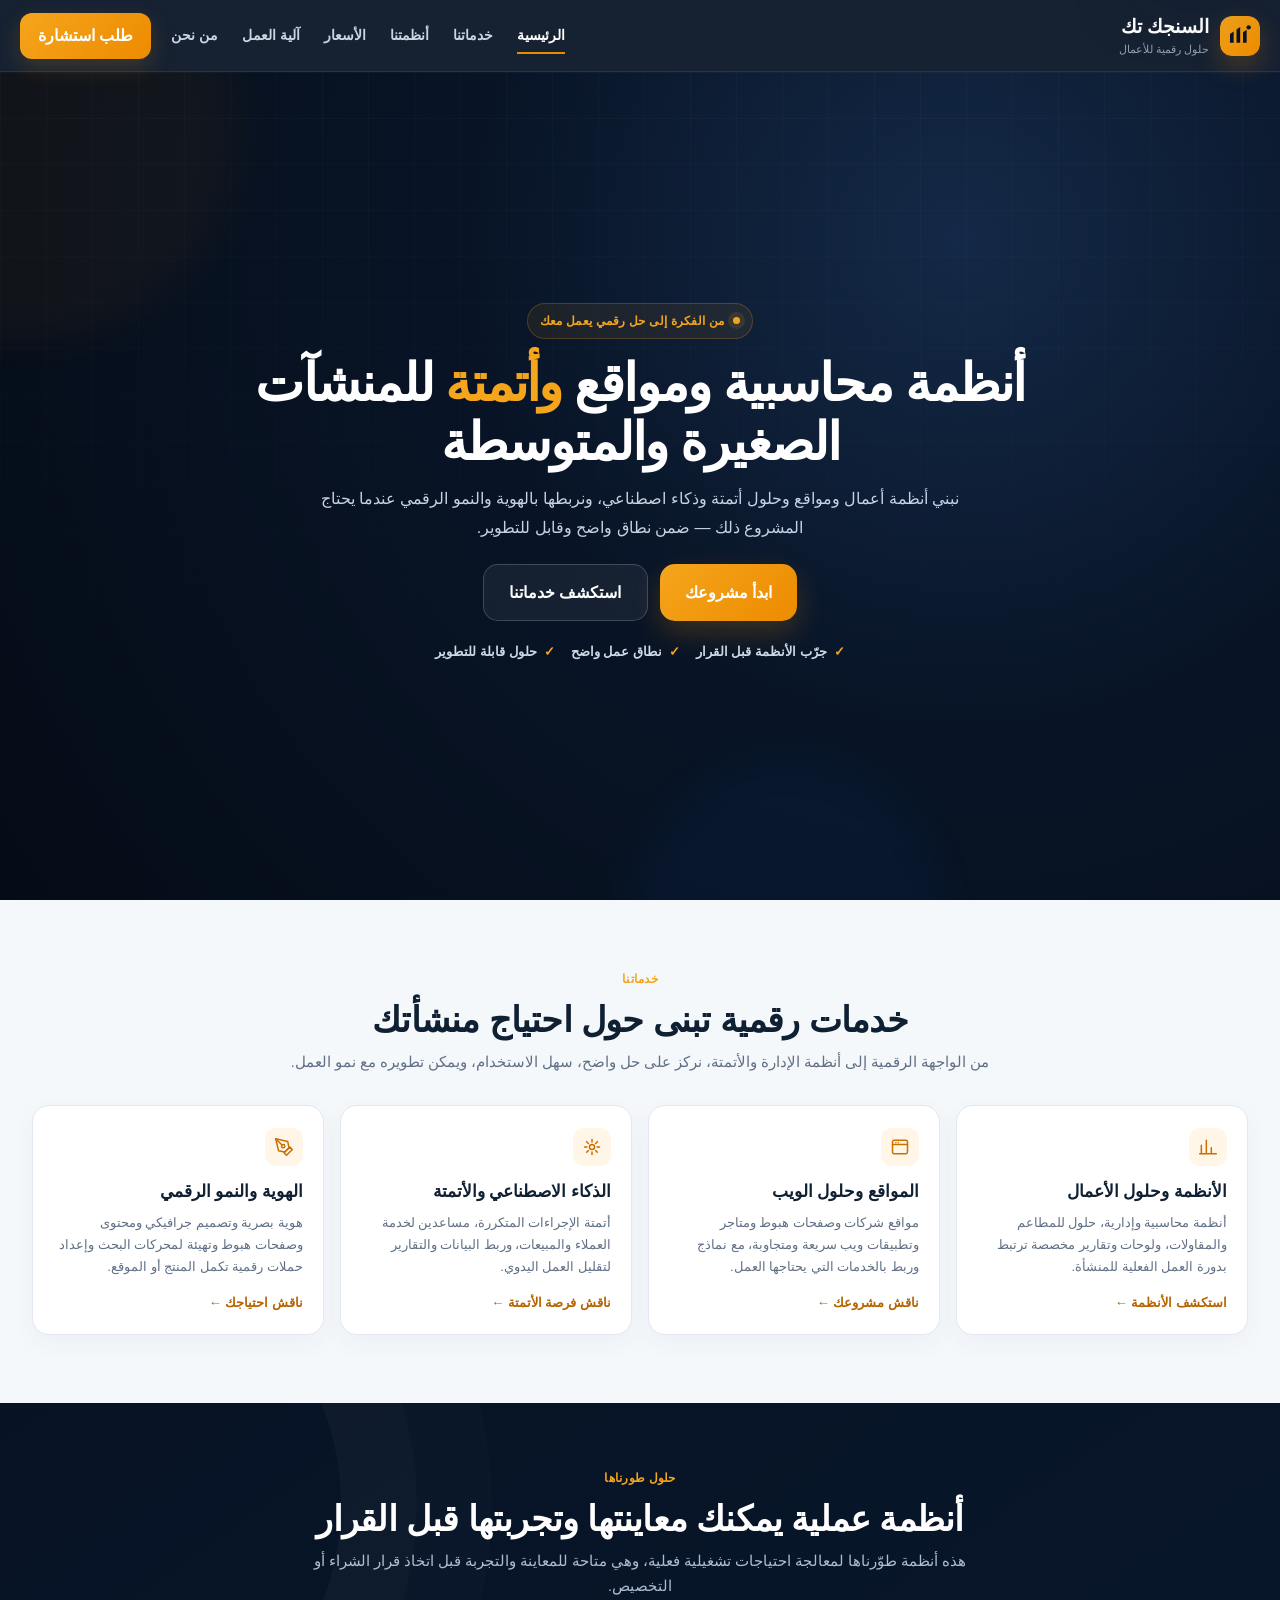
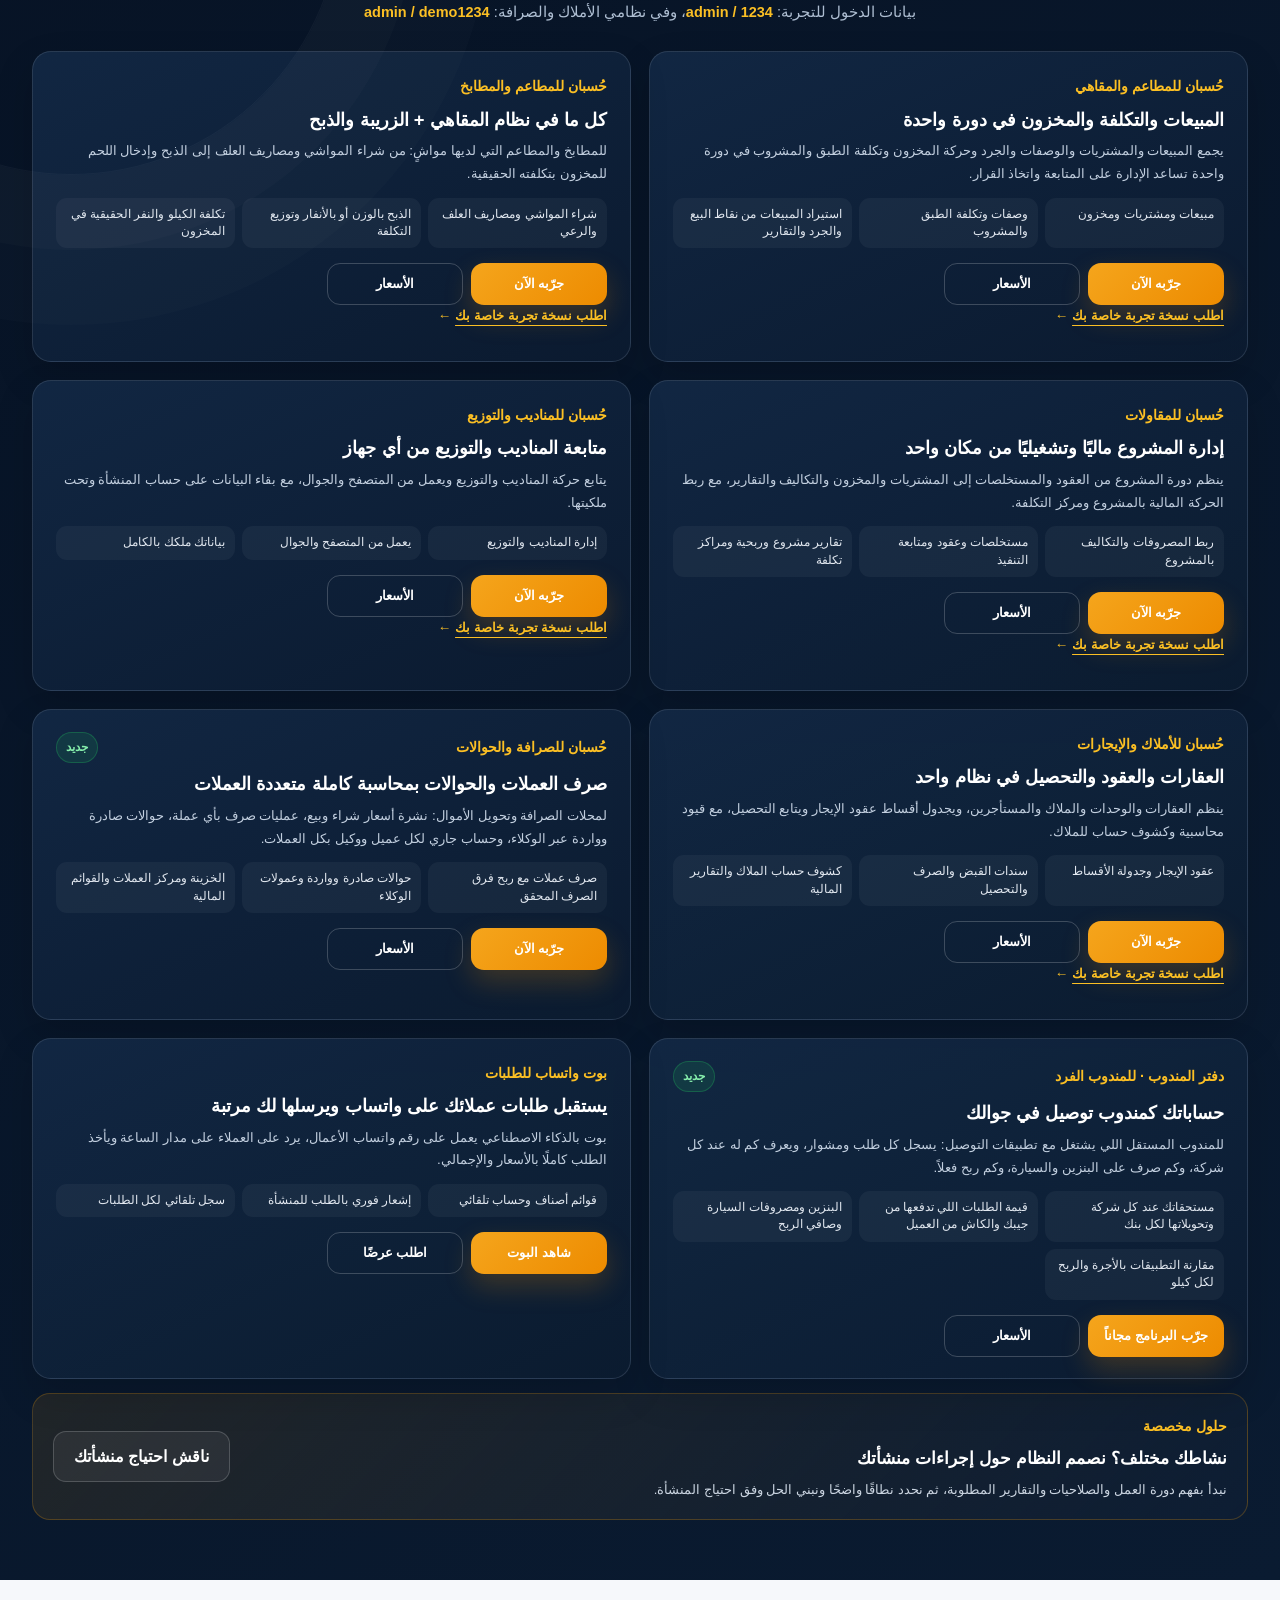
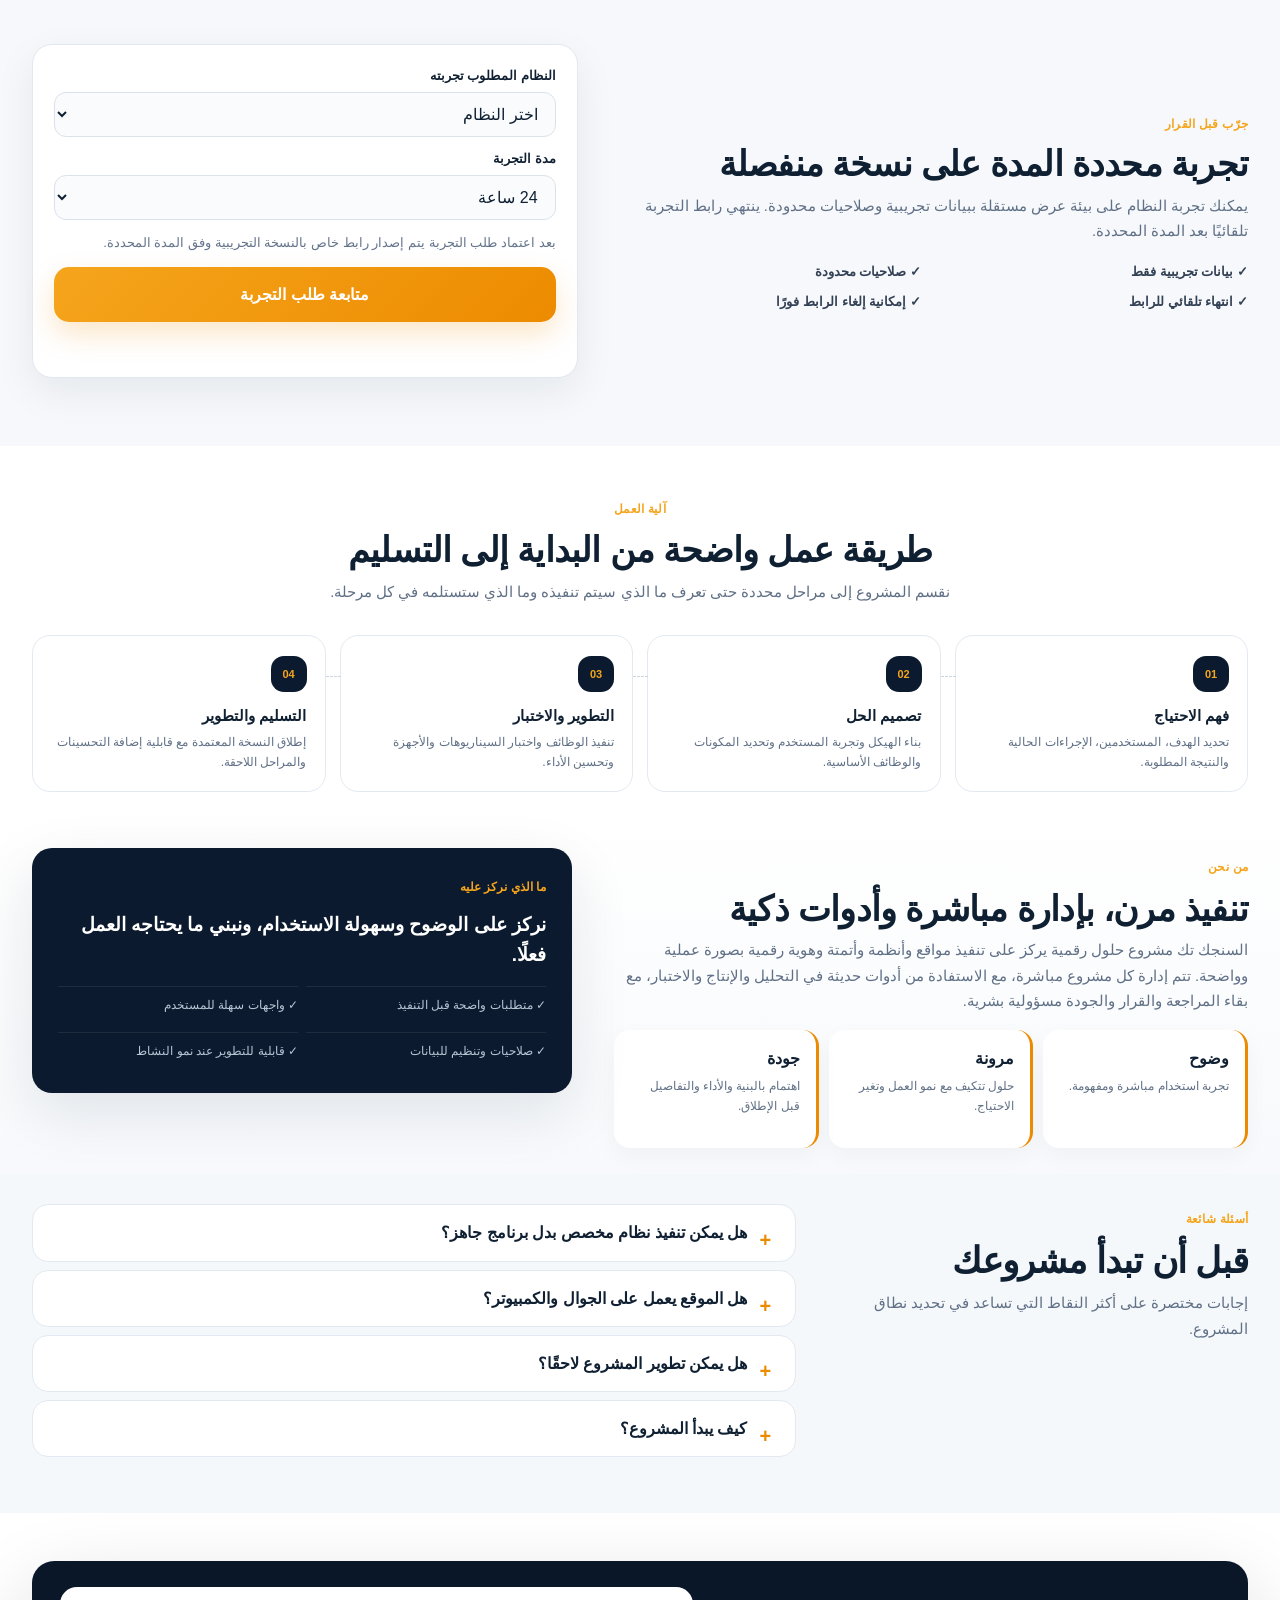
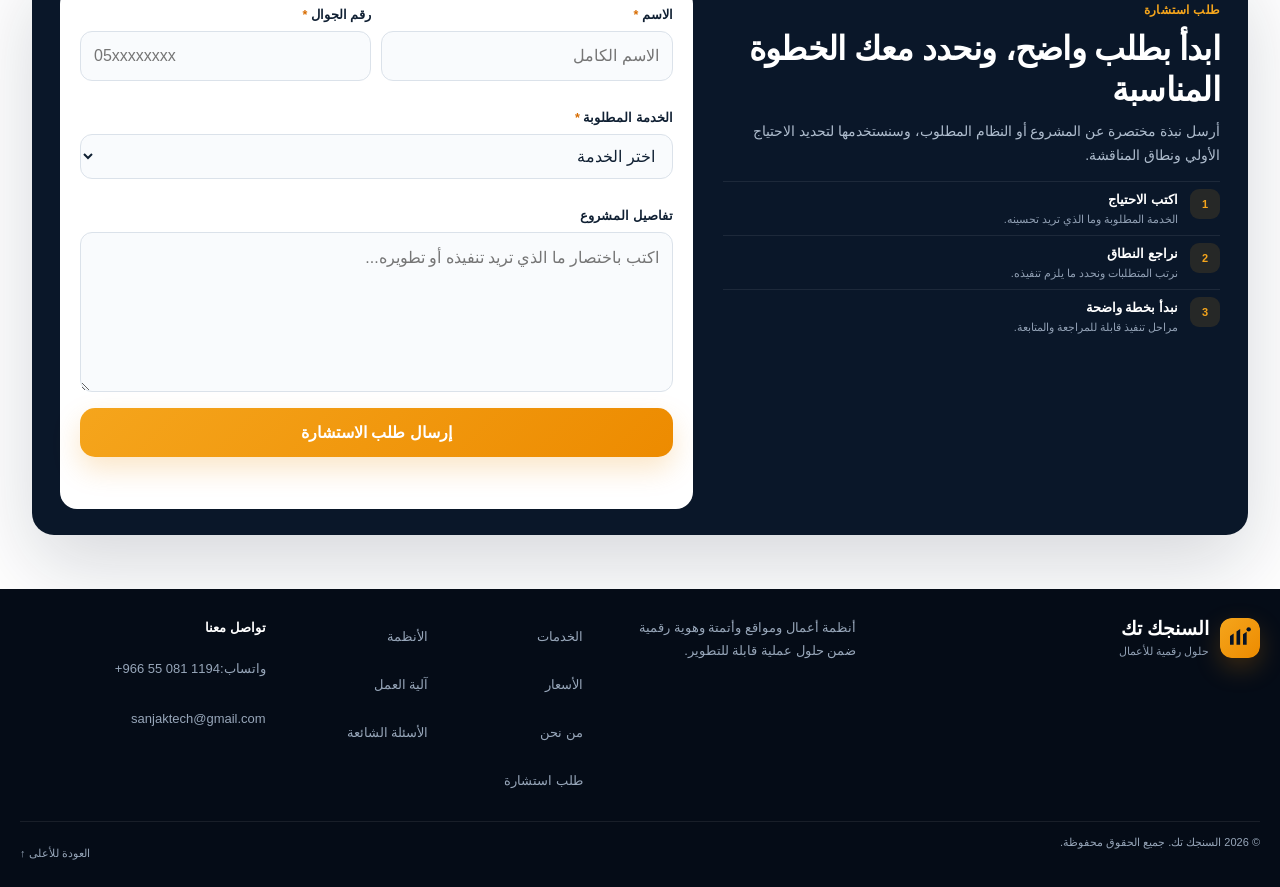
<file: index.html>
<!doctype html>
<html lang="ar" dir="rtl">
<head>
  <meta charset="utf-8">
  <meta name="viewport" content="width=device-width, initial-scale=1, viewport-fit=cover">
  <meta name="theme-color" content="#081426">
  <meta name="color-scheme" content="light">
  <meta name="description" content="أنظمة محاسبية للمطاعم والمقاولات والمناديب، مواقع، بوت واتساب، وهوية بصرية للمنشآت في السعودية والخليج. دفعة واحدة بدون اشتراك شهري. اطلب استشارة.">
  <meta name="robots" content="index,follow,max-image-preview:large">
  <meta name="referrer" content="strict-origin-when-cross-origin">
  <meta http-equiv="Content-Security-Policy" content="default-src 'self'; base-uri 'self'; object-src 'none'; frame-src https://script.google.com https://script.googleusercontent.com; img-src 'self' data: https://*.google-analytics.com https://*.googletagmanager.com; style-src 'self'; script-src 'self' https://www.googletagmanager.com; connect-src 'self' https://*.google-analytics.com https://*.analytics.google.com https://*.googletagmanager.com https://formspree.io https://script.google.com https://script.googleusercontent.com; form-action 'self' https://formspree.io https://script.google.com; upgrade-insecure-requests">

  <meta property="og:locale" content="ar_SA">
  <meta property="og:type" content="website">
  <meta property="og:title" content="أنظمة محاسبية ومواقع للمنشآت بدون اشتراك | السنجك تك">
  <meta property="og:description" content="أنظمة أعمال ومواقع وأتمتة وحلول رقمية مصممة حول احتياج منشأتك.">
  <meta property="og:site_name" content="السنجك تك">

  <title>أنظمة محاسبية ومواقع للمنشآت بدون اشتراك | السنجك تك</title>
  <link rel="icon" href="data:image/svg+xml,%3Csvg xmlns='http://www.w3.org/2000/svg' viewBox='0 0 64 64'%3E%3Crect width='64' height='64' rx='16' fill='%23081426'/%3E%3Cpath d='M18 44V30l6-4v18h-6Z' fill='%23f5a51c'/%3E%3Cpath d='M28 44V24l6-4v24h-6Z' fill='%23f5a51c'/%3E%3Cpath d='M38 44V28l6-4v20h-6Z' fill='%23f5a51c'/%3E%3Ccircle cx='46' cy='19' r='3.4' fill='%23f5a51c'/%3E%3C/svg%3E">
  <link rel="stylesheet" href="styles.css?v=20261127a">
  <link rel="canonical" href="https://sanjaktech.com/">
  <meta property="og:url" content="https://sanjaktech.com/">
  <meta property="og:image" content="https://sanjaktech.com/store-files/og-image.jpg">
  <meta property="og:image:width" content="1200">
  <meta property="og:image:height" content="630">
  <meta name="twitter:card" content="summary_large_image">
  <script type="application/ld+json">{"@context": "https://schema.org", "@type": "Organization", "@id": "https://sanjaktech.com/#org", "name": "السنجك تك", "alternateName": "Sanjak Tech", "url": "https://sanjaktech.com/", "logo": "https://sanjaktech.com/store-files/logo.png", "email": "sanjaktech@gmail.com", "telephone": "+966550811194", "areaServed": [{"@type": "Country", "name": "السعودية"}, {"@type": "Place", "name": "دول الخليج العربي"}], "knowsLanguage": "ar"}</script>
  <script type="application/ld+json">{"@context": "https://schema.org", "@type": "FAQPage", "mainEntity": [{"@type": "Question", "name": "هل يمكن تنفيذ نظام مخصص بدل برنامج جاهز؟", "acceptedAnswer": {"@type": "Answer", "text": "نعم. يتم تحديد الوظائف المطلوبة بناءً على دورة العمل الفعلية، ثم تصميم النظام وفق تلك المتطلبات بدل إضافة وظائف لا تحتاجها المنشأة."}}, {"@type": "Question", "name": "هل الموقع يعمل على الجوال والكمبيوتر؟", "acceptedAnswer": {"@type": "Answer", "text": "نعم. نصمم الواجهات لتعمل بصورة متجاوبة على الجوال والكمبيوتر والأجهزة اللوحية، مع اختبار تجربة الاستخدام على أحجام الشاشات المختلفة."}}, {"@type": "Question", "name": "هل يمكن تطوير المشروع لاحقًا؟", "acceptedAnswer": {"@type": "Answer", "text": "نعم. يتم تنظيم المشروع بحيث يمكن إضافة وظائف ومراحل جديدة عند نمو العمل أو تغير الاحتياج."}}, {"@type": "Question", "name": "كيف يبدأ المشروع؟", "acceptedAnswer": {"@type": "Answer", "text": "يبدأ بتحديد الهدف والمتطلبات الأساسية، ثم يتم الاتفاق على نطاق واضح قبل مرحلة التصميم والتنفيذ."}}]}</script>
  <script async src="https://www.googletagmanager.com/gtag/js?id=G-R4CYBJ6Y34"></script>
  <script src="analytics.js"></script>
</head>
<body>
  <a class="skip-link" href="#main">تجاوز إلى المحتوى</a>

  <header class="site-header" id="siteHeader">
    <div class="container nav-wrap">
      <a class="brand" href="#home" aria-label="السنجك تك - الصفحة الرئيسية">
        <svg class="brand-mark" viewBox="0 0 48 48" aria-hidden="true" focusable="false">
          <rect width="48" height="48" rx="13" fill="url(#eamarLogoHeader)"/>
          <path d="M12 32V21.5L16.4 18.6V32H12Z" fill="#081426"/>
          <path d="M19.8 32V16.2L24.2 13.2V32H19.8Z" fill="#081426"/>
          <path d="M27.6 32V19.4L32 16.4V32H27.6Z" fill="#081426"/>
          <circle cx="34.4" cy="13.6" r="2.6" fill="#081426"/>
          <defs>
            <linearGradient id="eamarLogoHeader" x1="0" y1="0" x2="48" y2="48" gradientUnits="userSpaceOnUse">
              <stop stop-color="#f5a51c"/>
              <stop offset="1" stop-color="#ed8b00"/>
            </linearGradient>
          </defs>
        </svg>
        <span class="brand-copy"><strong>السنجك تك</strong><small>حلول رقمية للأعمال</small></span>
      </a>

      <nav class="desktop-nav" aria-label="التنقل الرئيسي">
        <a href="#home" data-nav="home">الرئيسية</a>
        <a href="#services" data-nav="services">خدماتنا</a>
        <a href="#systems" data-nav="systems">أنظمتنا</a>
        <a href="store.html">الأسعار</a>
        <a href="#process" data-nav="process">آلية العمل</a>
        <a href="#about" data-nav="about">من نحن</a>
      </nav>

      <a class="btn btn-primary desktop-cta" href="#consultation">طلب استشارة</a>

      <button class="menu-btn" id="menuBtn" type="button" aria-label="فتح القائمة" aria-expanded="false" aria-controls="mobileMenu">
        <span></span><span></span><span></span>
      </button>
    </div>

    <nav id="mobileMenu" class="mobile-nav" aria-label="تنقل الجوال" hidden>
      <a href="#home" data-nav="home">الرئيسية</a>
      <a href="#services" data-nav="services">خدماتنا</a>
      <a href="#systems" data-nav="systems">أنظمتنا</a>
      <a href="store.html">الأسعار</a>
      <a href="#process" data-nav="process">آلية العمل</a>
      <a href="#about" data-nav="about">من نحن</a>
      <a class="btn btn-primary" href="#consultation">طلب استشارة</a>
    </nav>
  </header>

  <main id="main">
    <section class="hero" id="home" data-view="home" aria-labelledby="hero-title">
      <div class="hero-glow hero-glow-one" aria-hidden="true"></div>
      <div class="hero-glow hero-glow-two" aria-hidden="true"></div>
      <div class="container hero-grid hero-grid-single">
        <div class="hero-copy hero-copy-centered">
          <span class="eyebrow"><span class="pulse-dot" aria-hidden="true"></span> من الفكرة إلى حل رقمي يعمل معك</span>
          <h1 id="hero-title">أنظمة محاسبية ومواقع <span>وأتمتة</span> للمنشآت الصغيرة والمتوسطة</h1>
          <p>نبني أنظمة أعمال ومواقع وحلول أتمتة وذكاء اصطناعي، ونربطها بالهوية والنمو الرقمي عندما يحتاج المشروع ذلك — ضمن نطاق واضح وقابل للتطوير.</p>
          <div class="hero-actions">
            <a class="btn btn-primary btn-lg" href="#consultation">ابدأ مشروعك</a>
            <a class="btn btn-ghost btn-lg" href="#services">استكشف خدماتنا</a>
          </div>
          <div class="trust-row" aria-label="مزايا العمل">
            <span>جرّب الأنظمة قبل القرار</span>
            <span>نطاق عمل واضح</span>
            <span>حلول قابلة للتطوير</span>
          </div>
        </div>
      </div>
    </section>

    <section class="section section-soft" id="services" data-view="services" aria-labelledby="services-title">
      <div class="container">
        <div class="section-heading">
          <span class="section-kicker">خدماتنا</span>
          <h2 id="services-title">خدمات رقمية تبنى حول احتياج منشأتك</h2>
          <p>من الواجهة الرقمية إلى أنظمة الإدارة والأتمتة، نركز على حل واضح، سهل الاستخدام، ويمكن تطويره مع نمو العمل.</p>
        </div>

        <div class="services-grid">
          <article class="service-card">
            <div class="service-icon" aria-hidden="true"><svg viewBox="0 0 24 24" width="22" height="22" fill="none" stroke="currentColor" stroke-width="1.8" stroke-linecap="round" stroke-linejoin="round"><path d="M4 20V10M10 20V4M16 20v-7M22 20H2"/></svg></div>
            <h3>الأنظمة وحلول الأعمال</h3>
            <p>أنظمة محاسبية وإدارية، حلول للمطاعم والمقاولات، ولوحات وتقارير مخصصة ترتبط بدورة العمل الفعلية للمنشأة.</p>
            <a href="#systems">استكشف الأنظمة <span aria-hidden="true">←</span></a>
          </article>
          <article class="service-card">
            <div class="service-icon" aria-hidden="true"><svg viewBox="0 0 24 24" width="22" height="22" fill="none" stroke="currentColor" stroke-width="1.8" stroke-linecap="round" stroke-linejoin="round"><rect x="3" y="4" width="18" height="16" rx="2"/><path d="M3 9h18M7 6.5h.01M10 6.5h.01"/></svg></div>
            <h3>المواقع وحلول الويب</h3>
            <p>مواقع شركات وصفحات هبوط ومتاجر وتطبيقات ويب سريعة ومتجاوبة، مع نماذج وربط بالخدمات التي يحتاجها العمل.</p>
            <a href="#consultation">ناقش مشروعك <span aria-hidden="true">←</span></a>
          </article>
          <article class="service-card">
            <div class="service-icon" aria-hidden="true"><svg viewBox="0 0 24 24" width="22" height="22" fill="none" stroke="currentColor" stroke-width="1.8" stroke-linecap="round" stroke-linejoin="round"><path d="M12 3v3M12 18v3M3 12h3M18 12h3M5.6 5.6l2.1 2.1M16.3 16.3l2.1 2.1M5.6 18.4l2.1-2.1M16.3 7.7l2.1-2.1"/><circle cx="12" cy="12" r="3"/></svg></div>
            <h3>الذكاء الاصطناعي والأتمتة</h3>
            <p>أتمتة الإجراءات المتكررة، مساعدين لخدمة العملاء والمبيعات، وربط البيانات والتقارير لتقليل العمل اليدوي.</p>
            <a href="#consultation">ناقش فرصة الأتمتة <span aria-hidden="true">←</span></a>
          </article>
          <article class="service-card">
            <div class="service-icon" aria-hidden="true"><svg viewBox="0 0 24 24" width="22" height="22" fill="none" stroke="currentColor" stroke-width="1.8" stroke-linecap="round" stroke-linejoin="round"><path d="M12 19l7-7 3 3-7 7-3-3z"/><path d="M18 13l-1.5-7.5L2 2l3.5 14.5L13 18l5-5z"/><path d="M2 2l7.6 7.6"/><circle cx="11" cy="11" r="2"/></svg></div>
            <h3>الهوية والنمو الرقمي</h3>
            <p>هوية بصرية وتصميم جرافيكي ومحتوى وصفحات هبوط وتهيئة لمحركات البحث وإعداد حملات رقمية تكمل المنتج أو الموقع.</p>
            <a href="#consultation">ناقش احتياجك <span aria-hidden="true">←</span></a>
          </article>
        </div>
      </div>
    </section>

    <section class="section dark-section" id="systems" data-view="systems" aria-labelledby="systems-title">
      <div class="container">
        <div class="section-heading light-heading">
          <span class="section-kicker">حلول طورناها</span>
          <h2 id="systems-title">أنظمة عملية يمكنك معاينتها وتجربتها قبل القرار</h2>
          <p>هذه أنظمة طوّرناها لمعالجة احتياجات تشغيلية فعلية، وهي متاحة للمعاينة والتجربة قبل اتخاذ قرار الشراء أو التخصيص.</p>
          <p class="demo-credentials">بيانات الدخول للتجربة: <bdi dir="ltr"><b>admin / 1234</b></bdi>، وفي نظامي الأملاك والصرافة: <bdi dir="ltr"><b>admin / demo1234</b></bdi></p>
        </div>

        <div class="systems-grid systems-grid-ready">

          <article class="system-card system-card-ready">
            <div class="system-card-head">
              <span class="system-kicker">حُسبان للمطاعم والمقاهي</span>
            </div>
            <h3>المبيعات والتكلفة والمخزون في دورة واحدة</h3>
            <p>يجمع المبيعات والمشتريات والوصفات والجرد وحركة المخزون وتكلفة الطبق والمشروب في دورة واحدة تساعد الإدارة على المتابعة واتخاذ القرار.</p>
            <ul>
              <li>مبيعات ومشتريات ومخزون</li>
              <li>وصفات وتكلفة الطبق والمشروب</li>
              <li>استيراد المبيعات من نقاط البيع والجرد والتقارير</li>
            </ul>
            <div class="system-actions">
              <a class="btn btn-primary" href="https://script.google.com/macros/s/AKfycbxArWRh72u6wqfm6PaH0T5X0dD4GQx90vS5pixncerapzP_ICIFHB_ulTT2svrFmVgg/exec?demoToken=d91c993f9b04019f8b8b9a0ef5a1943be07af2d46898ebbadb1899386853d5ac" target="_blank" rel="noopener">جرّبه الآن</a>
              <a class="btn btn-outline" href="store.html#systems-pricing">الأسعار</a>
            </div>
            <p class="open-demo-note"><a href="#demo-access" class="demo-request" data-demo-system="restaurant-cafe">اطلب نسخة تجربة خاصة بك</a></p>
          </article>

          <article class="system-card system-card-ready">
            <div class="system-card-head">
              <span class="system-kicker">حُسبان للمطاعم والمطابخ</span>
            </div>
            <h3>كل ما في نظام المقاهي + الزريبة والذبح</h3>
            <p>للمطابخ والمطاعم التي لديها مواشٍ: من شراء المواشي ومصاريف العلف إلى الذبح وإدخال اللحم للمخزون بتكلفته الحقيقية.</p>
            <ul>
              <li>شراء المواشي ومصاريف العلف والرعي</li>
              <li>الذبح بالوزن أو بالأنفار وتوزيع التكلفة</li>
              <li>تكلفة الكيلو والنفر الحقيقية في المخزون</li>
            </ul>
            <div class="system-actions">
              <a class="btn btn-primary" href="https://script.google.com/macros/s/AKfycbxArWRh72u6wqfm6PaH0T5X0dD4GQx90vS5pixncerapzP_ICIFHB_ulTT2svrFmVgg/exec?demoToken=327007d44b3cf782b9d3fd67e55f358aa5a68bd6cb3fdbc9d582607c1c44d2d2" target="_blank" rel="noopener">جرّبه الآن</a>
              <a class="btn btn-outline" href="store.html#systems-pricing">الأسعار</a>
            </div>
            <p class="open-demo-note"><a href="#demo-access" class="demo-request" data-demo-system="restaurant">اطلب نسخة تجربة خاصة بك</a></p>
          </article>

          <article class="system-card system-card-ready">
            <div class="system-card-head">
              <span class="system-kicker">حُسبان للمقاولات</span>
            </div>
            <h3>إدارة المشروع ماليًا وتشغيليًا من مكان واحد</h3>
            <p>ينظم دورة المشروع من العقود والمستخلصات إلى المشتريات والمخزون والتكاليف والتقارير، مع ربط الحركة المالية بالمشروع ومركز التكلفة.</p>
            <ul>
              <li>ربط المصروفات والتكاليف بالمشروع</li>
              <li>مستخلصات وعقود ومتابعة التنفيذ</li>
              <li>تقارير مشروع وربحية ومراكز تكلفة</li>
            </ul>
            <div class="system-actions">
              <a class="btn btn-primary" href="/try/muqawalat/">جرّبه الآن</a>
              <a class="btn btn-outline" href="store.html#systems-pricing">الأسعار</a>
            </div>
            <p class="open-demo-note"><a href="#demo-access" class="demo-request" data-demo-system="construction">اطلب نسخة تجربة خاصة بك</a></p>
          </article>

          <article class="system-card system-card-ready">
            <div class="system-card-head">
              <span class="system-kicker">حُسبان للمناديب والتوزيع</span>
            </div>
            <h3>متابعة المناديب والتوزيع من أي جهاز</h3>
            <p>يتابع حركة المناديب والتوزيع ويعمل من المتصفح والجوال، مع بقاء البيانات على حساب المنشأة وتحت ملكيتها.</p>
            <ul>
              <li>إدارة المناديب والتوزيع</li>
              <li>يعمل من المتصفح والجوال</li>
              <li>بياناتك ملكك بالكامل</li>
            </ul>
            <div class="system-actions">
              <a class="btn btn-primary" href="https://script.google.com/macros/s/AKfycbyXqBjZFYX_xv0D9qLLPnta4K4T88Ul_C9mqfCV6mcG3LrYjmt0I2rhHLSuBpyeIpQc/exec?demoToken=a00a017b442832b258b6453e68afa9c61937f5160741b7461e703e5df79d2810" target="_blank" rel="noopener">جرّبه الآن</a>
              <a class="btn btn-outline" href="store.html#systems-pricing">الأسعار</a>
            </div>
            <p class="open-demo-note"><a href="#demo-access" class="demo-request" data-demo-system="hesban">اطلب نسخة تجربة خاصة بك</a></p>
          </article>


          <article class="system-card system-card-ready">
            <div class="system-card-head">
              <span class="system-kicker">حُسبان للأملاك والإيجارات</span>
            </div>
            <h3>العقارات والعقود والتحصيل في نظام واحد</h3>
            <p>ينظم العقارات والوحدات والملاك والمستأجرين، ويجدول أقساط عقود الإيجار ويتابع التحصيل، مع قيود محاسبية وكشوف حساب للملاك.</p>
            <ul>
              <li>عقود الإيجار وجدولة الأقساط</li>
              <li>سندات القبض والصرف والتحصيل</li>
              <li>كشوف حساب الملاك والتقارير المالية</li>
            </ul>
            <div class="system-actions">
              <a class="btn btn-primary" href="https://script.google.com/macros/s/AKfycbw_4XAYCPAav3L6p-7e4wcH6fi-9ftSYCti_9Gf0BouINMbDtCMCt1yjOsH7Wx-YONQ/exec?demoToken=318dd178d81f959d31748d38e18b0e8050b63c82719fee362c70a2920c804fcb" target="_blank" rel="noopener">جرّبه الآن</a>
              <a class="btn btn-outline" href="store.html#systems-pricing">الأسعار</a>
            </div>
            <p class="open-demo-note"><a href="#demo-access" class="demo-request" data-demo-system="amlak">اطلب نسخة تجربة خاصة بك</a></p>
          </article>

          <article class="system-card system-card-ready" id="sarrafa">
            <div class="system-card-head">
              <span class="system-kicker">حُسبان للصرافة والحوالات</span>
              <span class="status-badge">جديد</span>
            </div>
            <h3>صرف العملات والحوالات بمحاسبة كاملة متعددة العملات</h3>
            <p>لمحلات الصرافة وتحويل الأموال: نشرة أسعار شراء وبيع، عمليات صرف بأي عملة، حوالات صادرة وواردة عبر الوكلاء، وحساب جاري لكل عميل ووكيل بكل العملات.</p>
            <ul>
              <li>صرف عملات مع ربح فرق الصرف المحقق</li>
              <li>حوالات صادرة وواردة وعمولات الوكلاء</li>
              <li>الخزينة ومركز العملات والقوائم المالية</li>
            </ul>
            <div class="system-actions">
              <a class="btn btn-primary" href="https://script.google.com/macros/s/AKfycbxA9Ck3ezJRiE4ItNfO6UFE5PUjR-zG24wKZRD6Cmt4nMmXmQjfcRVeAecVzBSpDWQ9pg/exec" target="_blank" rel="noopener">جرّبه الآن</a>
              <a class="btn btn-outline" href="store.html#sarrafa">الأسعار</a>
            </div>
          </article>
          <article class="system-card system-card-ready" id="dafter-mandoob">
            <div class="system-card-head">
              <span class="system-kicker">دفتر المندوب · للمندوب الفرد</span>
              <span class="status-badge">جديد</span>
            </div>
            <h3>حساباتك كمندوب توصيل في جوالك</h3>
            <p>للمندوب المستقل اللي يشتغل مع تطبيقات التوصيل: يسجل كل طلب ومشوار، ويعرف كم له عند كل شركة، وكم صرف على البنزين والسيارة، وكم ربح فعلاً.</p>
            <ul>
              <li>مستحقاتك عند كل شركة وتحويلاتها لكل بنك</li>
              <li>قيمة الطلبات اللي تدفعها من جيبك والكاش من العميل</li>
              <li>البنزين ومصروفات السيارة وصافي الربح</li>
              <li>مقارنة التطبيقات بالأجرة والربح لكل كيلو</li>
            </ul>
            <div class="system-actions">
              <a class="btn btn-primary" href="/try/mandoob/">جرّب البرنامج مجاناً</a>
              <a class="btn btn-outline" href="store.html#systems-pricing">الأسعار</a>
            </div>
          </article>
          <article class="system-card system-card-ready">
            <div class="system-card-head">
              <span class="system-kicker">بوت واتساب للطلبات</span>
            </div>
            <h3>يستقبل طلبات عملائك على واتساب ويرسلها لك مرتبة</h3>
            <p>بوت بالذكاء الاصطناعي يعمل على رقم واتساب الأعمال، يرد على العملاء على مدار الساعة ويأخذ الطلب كاملًا بالأسعار والإجمالي.</p>
            <ul>
              <li>قوائم أصناف وحساب تلقائي</li>
              <li>إشعار فوري بالطلب للمنشأة</li>
              <li>سجل تلقائي لكل الطلبات</li>
            </ul>
            <div class="system-actions">
              <a class="btn btn-primary" href="store.html#whatsapp-bot">شاهد البوت</a>
              <a class="btn btn-outline" href="#consultation">اطلب عرضًا</a>
            </div>
          </article>
        </div>

        <div class="custom-solutions-callout">
          <div>
            <span class="system-kicker">حلول مخصصة</span>
            <h3>نشاطك مختلف؟ نصمم النظام حول إجراءات منشأتك</h3>
            <p>نبدأ بفهم دورة العمل والصلاحيات والتقارير المطلوبة، ثم نحدد نطاقًا واضحًا ونبني الحل وفق احتياج المنشأة.</p>
          </div>
          <a class="btn btn-ghost" href="#consultation">ناقش احتياج منشأتك</a>
        </div>
      </div>
    </section>

    <section class="section demo-section" id="demo-access" data-view="demo-access" aria-labelledby="demo-title">
      <div class="container demo-layout">
        <div class="demo-copy">
          <span class="section-kicker">جرّب قبل القرار</span>
          <h2 id="demo-title">تجربة محددة المدة على نسخة منفصلة</h2>
          <p>يمكنك تجربة النظام على بيئة عرض مستقلة ببيانات تجريبية وصلاحيات محدودة. ينتهي رابط التجربة تلقائيًا بعد المدة المحددة.</p>
          <div class="demo-points">
            <span>✓ بيانات تجريبية فقط</span>
            <span>✓ صلاحيات محدودة</span>
            <span>✓ انتهاء تلقائي للرابط</span>
            <span>✓ إمكانية إلغاء الرابط فورًا</span>
          </div>
        </div>
        <form class="demo-form" id="demoRequestForm" novalidate>
          <div class="field">
            <label for="demoSystem">النظام المطلوب تجربته</label>
            <select id="demoSystem" name="demoSystem" required>
              <option value="">اختر النظام</option>
              <option value="restaurant-cafe">حُسبان للمطاعم والمقاهي</option>
              <option value="restaurant">حُسبان للمطاعم والمطابخ (مع الزريبة والذبح)</option>
              <option value="construction">حُسبان للمقاولات</option>
              <option value="hesban">حُسبان للمناديب والتوزيع</option>
              <option value="dafter">دفتر المندوب · للمندوب الفرد</option>
              <option value="amlak">حُسبان للأملاك والإيجارات</option>
              <option value="sarrafa">حُسبان للصرافة والحوالات</option>
            </select>
          </div>
          <div class="field">
            <label for="demoDuration">مدة التجربة</label>
            <select id="demoDuration" name="demoDuration" required>
              <option value="24">24 ساعة</option>
              <option value="72">3 أيام</option>
              <option value="168">7 أيام</option>
            </select>
          </div>
          <p class="demo-form-note">بعد اعتماد طلب التجربة يتم إصدار رابط خاص بالنسخة التجريبية وفق المدة المحددة.</p>
          <button class="btn btn-primary btn-lg full-width" type="submit" id="demoContinueBtn">متابعة طلب التجربة</button>
          <p id="demoFormMsg" class="form-message" role="status" aria-live="polite"></p>
        </form>
      </div>
    </section>

    <section class="section" id="process" data-view="process" aria-labelledby="process-title">
      <div class="container">
        <div class="section-heading">
          <span class="section-kicker">آلية العمل</span>
          <h2 id="process-title">طريقة عمل واضحة من البداية إلى التسليم</h2>
          <p>نقسم المشروع إلى مراحل محددة حتى تعرف ما الذي سيتم تنفيذه وما الذي ستستلمه في كل مرحلة.</p>
        </div>
        <ol class="process-grid">
          <li><span>01</span><h3>فهم الاحتياج</h3><p>تحديد الهدف، المستخدمين، الإجراءات الحالية والنتيجة المطلوبة.</p></li>
          <li><span>02</span><h3>تصميم الحل</h3><p>بناء الهيكل وتجربة المستخدم وتحديد المكونات والوظائف الأساسية.</p></li>
          <li><span>03</span><h3>التطوير والاختبار</h3><p>تنفيذ الوظائف واختبار السيناريوهات والأجهزة وتحسين الأداء.</p></li>
          <li><span>04</span><h3>التسليم والتطوير</h3><p>إطلاق النسخة المعتمدة مع قابلية إضافة التحسينات والمراحل اللاحقة.</p></li>
        </ol>
      </div>
    </section>

    <section class="section about-section" id="about" data-view="about" aria-labelledby="about-title">
      <div class="container about-grid">
        <div class="about-copy">
          <span class="section-kicker">من نحن</span>
          <h2 id="about-title">تنفيذ مرن، بإدارة مباشرة وأدوات ذكية</h2>
          <p>السنجك تك مشروع حلول رقمية يركز على تنفيذ مواقع وأنظمة وأتمتة وهوية رقمية بصورة عملية وواضحة. تتم إدارة كل مشروع مباشرة، مع الاستفادة من أدوات حديثة في التحليل والإنتاج والاختبار، مع بقاء المراجعة والقرار والجودة مسؤولية بشرية.</p>
          <div class="principles">
            <div><strong>وضوح</strong><span>تجربة استخدام مباشرة ومفهومة.</span></div>
            <div><strong>مرونة</strong><span>حلول تتكيف مع نمو العمل وتغير الاحتياج.</span></div>
            <div><strong>جودة</strong><span>اهتمام بالبنية والأداء والتفاصيل قبل الإطلاق.</span></div>
          </div>
        </div>
        <aside class="about-panel" aria-label="ما الذي يميز طريقة العمل">
          <span>ما الذي نركز عليه</span>
          <blockquote>نركز على الوضوح وسهولة الاستخدام، ونبني ما يحتاجه العمل فعلًا.</blockquote>
          <div class="about-checks">
            <span>✓ متطلبات واضحة قبل التنفيذ</span>
            <span>✓ واجهات سهلة للمستخدم</span>
            <span>✓ صلاحيات وتنظيم للبيانات</span>
            <span>✓ قابلية للتطوير عند نمو النشاط</span>
          </div>
        </aside>
      </div>
    </section>

    <section class="section faq-section" id="faq" data-view="faq" aria-labelledby="faq-title">
      <div class="container faq-layout">
        <div class="faq-intro">
          <span class="section-kicker">أسئلة شائعة</span>
          <h2 id="faq-title">قبل أن تبدأ مشروعك</h2>
          <p>إجابات مختصرة على أكثر النقاط التي تساعد في تحديد نطاق المشروع.</p>
        </div>
        <div class="accordion" id="faqAccordion">
          <details>
            <summary>هل يمكن تنفيذ نظام مخصص بدل برنامج جاهز؟</summary>
            <p>نعم. يتم تحديد الوظائف المطلوبة بناءً على دورة العمل الفعلية، ثم تصميم النظام وفق تلك المتطلبات بدل إضافة وظائف لا تحتاجها المنشأة.</p>
          </details>
          <details>
            <summary>هل الموقع يعمل على الجوال والكمبيوتر؟</summary>
            <p>نعم. نصمم الواجهات لتعمل بصورة متجاوبة على الجوال والكمبيوتر والأجهزة اللوحية، مع اختبار تجربة الاستخدام على أحجام الشاشات المختلفة.</p>
          </details>
          <details>
            <summary>هل يمكن تطوير المشروع لاحقًا؟</summary>
            <p>نعم. يتم تنظيم المشروع بحيث يمكن إضافة وظائف ومراحل جديدة عند نمو العمل أو تغير الاحتياج.</p>
          </details>
          <details>
            <summary>كيف يبدأ المشروع؟</summary>
            <p>يبدأ بتحديد الهدف والمتطلبات الأساسية، ثم يتم الاتفاق على نطاق واضح قبل مرحلة التصميم والتنفيذ.</p>
          </details>
        </div>
      </div>
    </section>

    <section class="section contact-section" id="consultation" data-view="consultation" aria-labelledby="consultation-title">
      <div class="container contact-shell">
        <div class="contact-copy">
          <span class="section-kicker">طلب استشارة</span>
          <h2 id="consultation-title">ابدأ بطلب واضح، ونحدد معك الخطوة المناسبة</h2>
          <p>أرسل نبذة مختصرة عن المشروع أو النظام المطلوب، وسنستخدمها لتحديد الاحتياج الأولي ونطاق المناقشة.</p>
          <div class="contact-points">
            <div><span>1</span><p><strong>اكتب الاحتياج</strong><small>الخدمة المطلوبة وما الذي تريد تحسينه.</small></p></div>
            <div><span>2</span><p><strong>نراجع النطاق</strong><small>نرتب المتطلبات ونحدد ما يلزم تنفيذه.</small></p></div>
            <div><span>3</span><p><strong>نبدأ بخطة واضحة</strong><small>مراحل تنفيذ قابلة للمراجعة والمتابعة.</small></p></div>
          </div>
        </div>

        <form id="contactForm" class="contact-form" action="https://script.google.com/macros/s/AKfycbxDVCVBmQiM_3enAt0FojxHmdQ12Auoyw8a897-z334QXWnOH3ysgcRfxnnLPsVKMS1HQ/exec" method="post" novalidate>
          <div class="form-grid">
            <div class="field">
              <label for="fullName">الاسم <span aria-hidden="true">*</span></label>
              <input id="fullName" name="name" type="text" autocomplete="name" minlength="2" maxlength="80" required placeholder="الاسم الكامل">
              <small class="field-error" data-error-for="fullName"></small>
            </div>
            <div class="field">
              <label for="phone">رقم الجوال <span aria-hidden="true">*</span></label>
              <input id="phone" name="phone" type="tel" inputmode="tel" autocomplete="tel" minlength="9" maxlength="20" required placeholder="05xxxxxxxx">
              <small class="field-error" data-error-for="phone"></small>
            </div>
          </div>
          <div class="field">
            <label for="serviceType">الخدمة المطلوبة <span aria-hidden="true">*</span></label>
            <select id="serviceType" name="service" required>
              <option value="">اختر الخدمة</option>
              <option value="website">تصميم أو تطوير موقع</option>
              <option value="web">موقع أو حل ويب</option>
              <option value="automation">أتمتة وذكاء اصطناعي</option>
              <option value="erp">نظام محاسبي أو إداري</option>
              <option value="branding">هوية وتصميم جرافيكي</option>
              <option value="marketing">محتوى ونمو رقمي</option>
              <option value="other">خدمة أخرى</option>
            </select>
            <small class="field-error" data-error-for="serviceType"></small>
          </div>
          <div class="field">
            <label for="details">تفاصيل المشروع</label>
            <textarea id="details" name="details" rows="5" maxlength="2000" placeholder="اكتب باختصار ما الذي تريد تنفيذه أو تطويره..."></textarea>
          </div>
          <input id="requestType" name="request_type" type="hidden" value="consultation">
          <input id="systemField" name="system" type="hidden" value="">
          <input id="requestedDemoSystem" name="demo_system" type="hidden" value="">
          <input id="requestedDemoDuration" name="demo_duration_hours" type="hidden" value="">
          <div class="honeypot" aria-hidden="true">
            <label for="companyWebsite">اترك هذا الحقل فارغًا</label>
            <input id="companyWebsite" name="_gotcha" type="text" tabindex="-1" autocomplete="off">
          </div>
          <button type="submit" id="submitBtn" class="btn btn-primary btn-lg full-width">إرسال طلب الاستشارة</button>
          <p id="formMsg" class="form-message" role="status" aria-live="polite"></p>
        </form>
      </div>
    </section>
  </main>

  <footer class="site-footer">
    <div class="container footer-main">
      <a class="brand footer-brand" href="#home" aria-label="السنجك تك - العودة إلى الأعلى">
        <svg class="brand-mark" viewBox="0 0 48 48" aria-hidden="true" focusable="false">
          <rect width="48" height="48" rx="13" fill="url(#eamarLogoFooter)"/>
          <path d="M12 32V21.5L16.4 18.6V32H12Z" fill="#081426"/>
          <path d="M19.8 32V16.2L24.2 13.2V32H19.8Z" fill="#081426"/>
          <path d="M27.6 32V19.4L32 16.4V32H27.6Z" fill="#081426"/>
          <circle cx="34.4" cy="13.6" r="2.6" fill="#081426"/>
          <defs>
            <linearGradient id="eamarLogoFooter" x1="0" y1="0" x2="48" y2="48" gradientUnits="userSpaceOnUse">
              <stop stop-color="#f5a51c"/>
              <stop offset="1" stop-color="#ed8b00"/>
            </linearGradient>
          </defs>
        </svg>
        <span class="brand-copy"><strong>السنجك تك</strong><small>حلول رقمية للأعمال</small></span>
      </a>
      <p>أنظمة أعمال ومواقع وأتمتة وهوية رقمية ضمن حلول عملية قابلة للتطوير.</p>
      <nav aria-label="روابط التذييل">
        <a href="#services">الخدمات</a>
        <a href="#systems">الأنظمة</a>
        <a href="store.html">الأسعار</a>
        <a href="#process">آلية العمل</a>
        <a href="#about">من نحن</a>
        <a href="#faq">الأسئلة الشائعة</a>
        <a href="#consultation">طلب استشارة</a>
      </nav>
      <div class="footer-contact" aria-label="التواصل المباشر">
        <strong>تواصل معنا</strong>
        <a href="https://wa.me/966550811194" target="_blank" rel="noopener">واتساب: <bdi dir="ltr">+966 55 081 1194</bdi></a>
        <a href="mailto:sanjaktech@gmail.com">sanjaktech@gmail.com</a>
      </div>
    </div>
    <div class="container footer-bottom">
      <span>© <span id="year">2026</span> السنجك تك. جميع الحقوق محفوظة.</span>
      <a href="#home">العودة للأعلى ↑</a>
    </div>
  </footer>

  <script src="app.js?v=20261126c" defer></script>
</body>
</html>
</file>
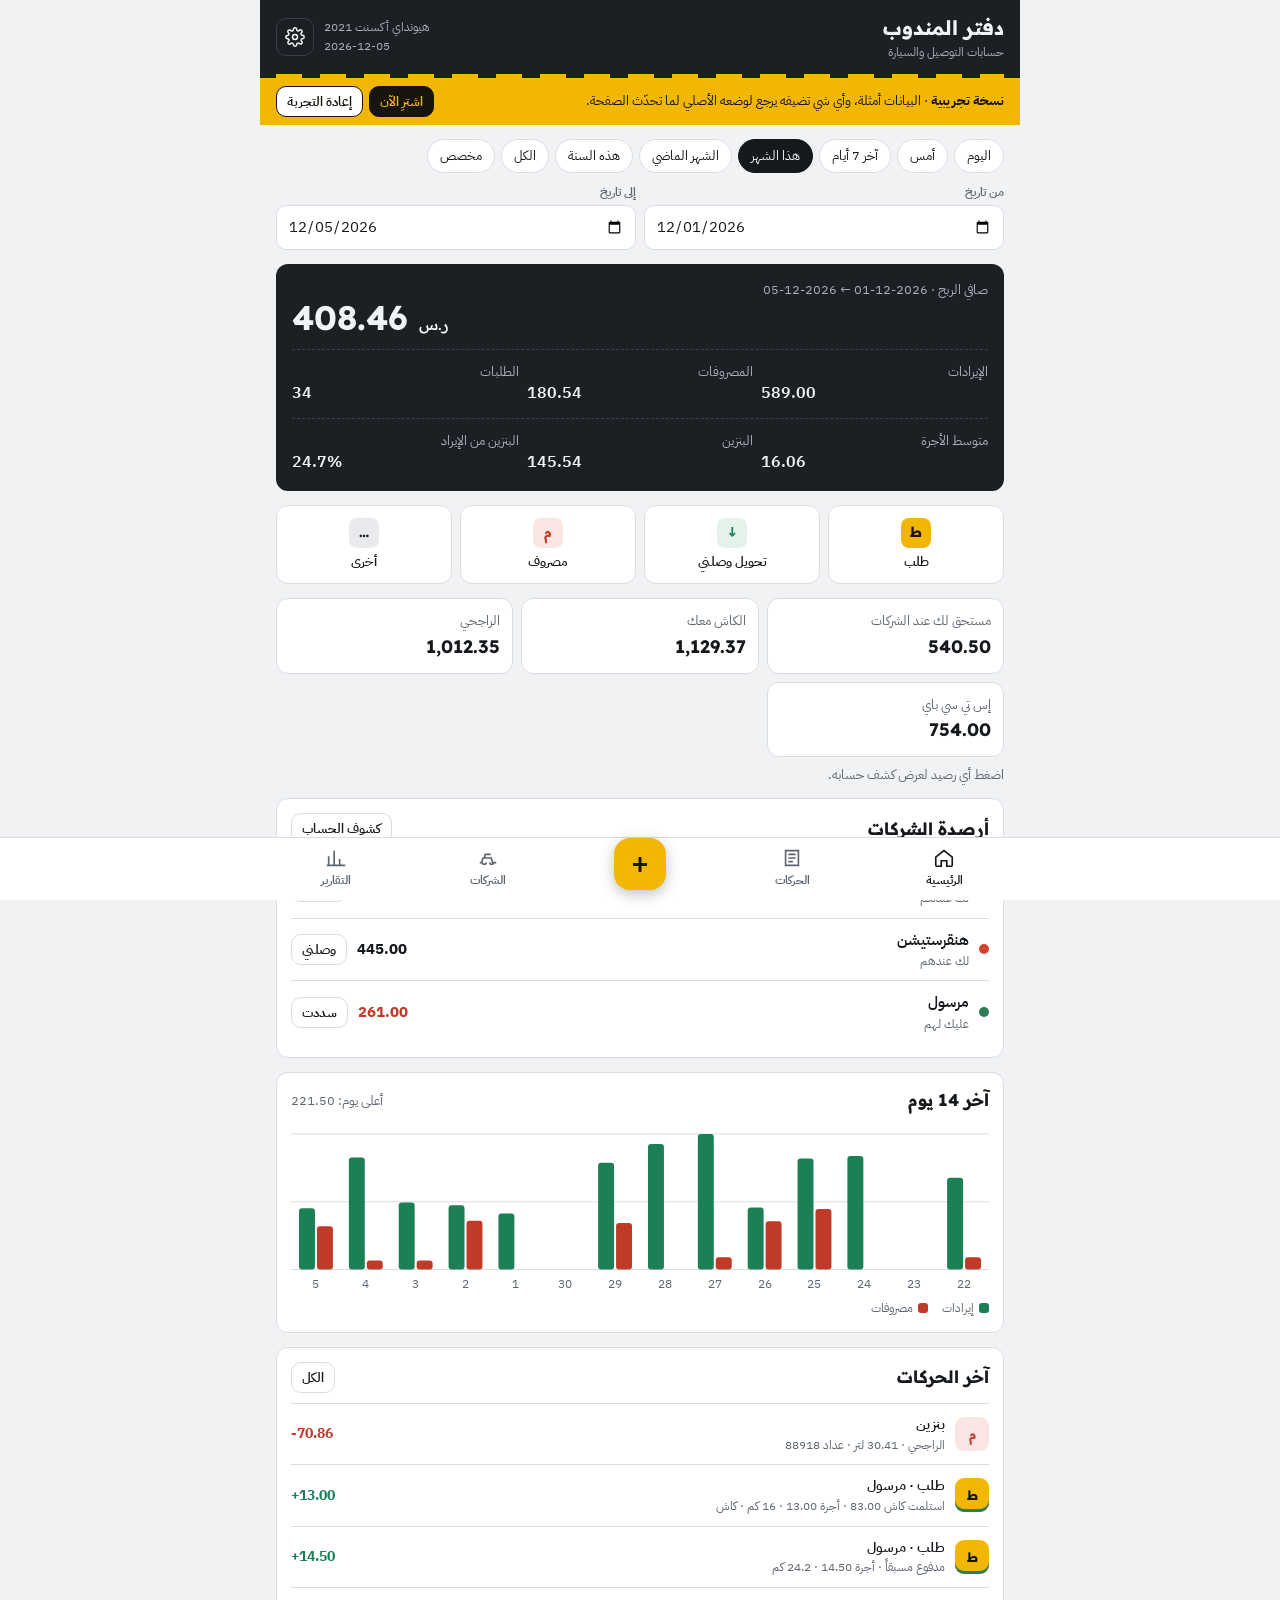
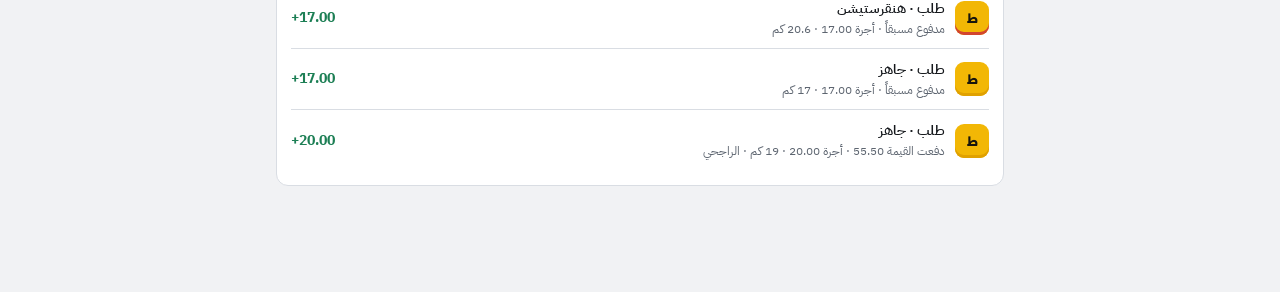
<file: demo/mandoob/index.html>
<!DOCTYPE html>
<html lang="ar" dir="rtl">
<head>
<!-- (c) Sanjak Tech — Daftar Al-Mandoob demo. All rights reserved. -->
<base target="_top">
<meta charset="utf-8">
<title>تجربة دفتر المندوب | السنجك تك</title>
<meta name="description" content="جرّب دفتر المندوب مباشرة ببيانات أمثلة: الطلبات ومستحقات الشركات والبنزين والتقارير.">
<meta name="robots" content="index,follow">
<link rel="preconnect" href="https://fonts.googleapis.com">
<link rel="preconnect" href="https://fonts.gstatic.com" crossorigin>
<link rel="stylesheet" href="https://fonts.googleapis.com/css2?family=IBM+Plex+Sans+Arabic:wght@400;500;600;700&family=Readex+Pro:wght@500;700&display=swap">
<style>

:root{
  --bg:#F1F2F4; --surface:#FFFFFF; --sunk:#E8EAEE; --ink:#15181C; --muted:#5D6570; --line:#D9DDE3;
  --accent:#F2B705; --accent-ink:#17150D; --hdr:#1C1F24; --hdr-ink:#F2F3F5;
  --pos:#1D7F55; --neg:#BF3B28; --info:#2E64C8; --pos-bg:#E3F3EA; --neg-bg:#F9E6E2;
  --f-display:"Readex Pro","IBM Plex Sans Arabic",system-ui,sans-serif;
  --f-body:"IBM Plex Sans Arabic",system-ui,"Segoe UI",Tahoma,sans-serif;
  --r:12px;
}
@media (prefers-color-scheme: dark){:root:not([data-theme="light"]){
  --bg:#111316; --surface:#1A1D22; --sunk:#22262C; --ink:#ECEEF1; --muted:#9BA3AE; --line:#2C3138;
  --accent:#F5C22E; --accent-ink:#17150D; --hdr:#0B0C0E; --hdr-ink:#F2F3F5;
  --pos:#3DBA80; --neg:#EE6B56; --info:#6F9BF0; --pos-bg:#16301F; --neg-bg:#3A1C17; color-scheme:dark}}
:root[data-theme="dark"]{
  --bg:#111316; --surface:#1A1D22; --sunk:#22262C; --ink:#ECEEF1; --muted:#9BA3AE; --line:#2C3138;
  --accent:#F5C22E; --accent-ink:#17150D; --hdr:#0B0C0E; --hdr-ink:#F2F3F5;
  --pos:#3DBA80; --neg:#EE6B56; --info:#6F9BF0; --pos-bg:#16301F; --neg-bg:#3A1C17; color-scheme:dark}
*{box-sizing:border-box}
html,body{margin:0}
img{max-width:100%}
[hidden]{display:none!important}
body{background:var(--bg);color:var(--ink);font-family:var(--f-body);font-size:15px;line-height:1.55}
body::before{content:"";position:fixed;inset:0 0 auto;height:env(safe-area-inset-top,0px);z-index:10;background:var(--hdr)}
button,input,select,textarea{font:inherit;color:inherit}
button{cursor:pointer}
:focus-visible{outline:2px solid var(--info);outline-offset:2px}
.num,.n{direction:ltr;unicode-bidi:isolate;font-variant-numeric:tabular-nums}
#app{direction:rtl;max-width:760px;margin:0 auto;padding-bottom:calc(92px + env(safe-area-inset-bottom,0px))}
header.top{position:sticky;top:env(safe-area-inset-top,0px);z-index:5;background:var(--hdr);color:var(--hdr-ink);padding-block:12px 0;padding-left:max(16px,env(safe-area-inset-left,0px));padding-right:max(16px,env(safe-area-inset-right,0px))}
.top-row{display:flex;align-items:center;justify-content:space-between;gap:12px}
.brand{font-family:var(--f-display);font-weight:700;font-size:20px;letter-spacing:0}
.brand small{display:block;font-family:var(--f-body);font-weight:400;font-size:12px;color:#A9B0BA}
.lane{height:4px;margin-top:12px;background:repeating-linear-gradient(90deg,var(--accent) 0 26px,transparent 26px 44px)}
.hdr-btn{border:1px solid #3A4049;background:none;color:var(--hdr-ink);border-radius:10px;width:38px;height:38px;display:grid;place-items:center;flex:none}
.hdr-btn[aria-current="page"]{background:var(--accent);color:var(--accent-ink);border-color:var(--accent)}
.status{font-size:12px;color:#A9B0BA;text-align:left}
.status b{color:var(--accent);font-weight:600}
main>*{min-width:0}
main{padding-block:14px;padding-left:max(16px,env(safe-area-inset-left,0px));padding-right:max(16px,env(safe-area-inset-right,0px));display:grid;gap:14px}
h2{font-family:var(--f-display);font-size:17px;font-weight:700;margin:0;text-wrap:balance}
h3{font-size:14px;font-weight:600;margin:0;color:var(--muted)}
.card{background:var(--surface);border:1px solid var(--line);border-radius:var(--r);padding:14px;min-width:0}
.sec-head{display:flex;align-items:center;justify-content:space-between;gap:8px;margin-bottom:10px}
.muted{color:var(--muted)}
.small{font-size:12.5px}
.pos{color:var(--pos)} .neg{color:var(--neg)}
/* period chips */
.chips{display:flex;gap:6px;overflow-x:auto;padding-bottom:2px;scrollbar-width:none}
.chips::-webkit-scrollbar{display:none}
.chip{flex:none;border:1px solid var(--line);background:var(--surface);border-radius:999px;padding:6px 12px;font-size:13px;white-space:nowrap}
.chip[aria-pressed="true"]{background:var(--ink);color:var(--bg);border-color:var(--ink)}
.custom-range{display:flex;gap:8px;flex-wrap:wrap;margin-top:8px}
.custom-range .rng{flex:1 1 140px;display:grid;gap:3px;min-width:0}
.custom-range .rng span{font-size:12px;font-weight:600;color:var(--muted)}
/* hero numbers */
.hero{background:var(--hdr);color:var(--hdr-ink);border-radius:var(--r);padding:16px;display:grid;gap:12px}
.hero .lbl{font-size:12.5px;color:#A9B0BA}
.hero .big{font-family:var(--f-display);font-size:34px;font-weight:700;line-height:1.1}
.hero .big.neg{color:#FF8A75}
.hero-grid{display:grid;grid-template-columns:repeat(3,1fr);gap:8px;border-top:1px dashed #3A4049;padding-top:12px}
.hero-grid div{min-width:0}
.hero-grid .v{font-weight:600;font-size:16px}
.bal-grid{display:grid;grid-template-columns:repeat(3,1fr);gap:8px}
button.bal{font:inherit;color:inherit;text-align:right;width:100%;cursor:pointer}
button.bal:hover{border-color:var(--muted)}
.bal{background:var(--surface);border:1px solid var(--line);border-radius:var(--r);padding:12px;min-width:0}
.bal .v{font-family:var(--f-display);font-weight:700;font-size:18px;margin-top:2px;overflow-wrap:anywhere}
.bal .t{font-size:12.5px;color:var(--muted)}
.co-row{display:flex;align-items:center;gap:10px;padding-block:10px;border-top:1px solid var(--line)}
.co-row:first-of-type{border-top:0}
.dot{width:10px;height:10px;border-radius:50%;flex:none}
.co-row .nm{flex:1;min-width:0;font-weight:600}
.co-row .st{font-size:12px;color:var(--muted);font-weight:400}
.co-row .amt{font-weight:700;text-align:left}
.btn{border:1px solid var(--line);background:var(--surface);border-radius:10px;padding:8px 12px;font-size:13.5px;font-weight:600}
.btn.pri{background:var(--accent);color:var(--accent-ink);border-color:var(--accent)}
.btn.dark{background:var(--ink);color:var(--bg);border-color:var(--ink)}
.btn.danger{color:var(--neg);border-color:var(--neg)}
.btn.sm{padding:5px 10px;font-size:12.5px}
.btn:disabled{opacity:.45;cursor:not-allowed}
.row-btns{display:flex;gap:8px;flex-wrap:wrap}
/* quick add */
.quick{display:grid;grid-template-columns:repeat(4,1fr);gap:8px}
.quick button{border:1px solid var(--line);background:var(--surface);border-radius:var(--r);padding:12px 6px;display:grid;gap:4px;justify-items:center;font-size:12.5px;font-weight:600}
.quick .ic{width:30px;height:30px;border-radius:8px;display:grid;place-items:center;font-family:var(--f-display);font-weight:700;font-size:14px}
.ic-o{background:var(--accent);color:var(--accent-ink)}
.ic-s{background:var(--pos-bg);color:var(--pos)}
.ic-x{background:var(--neg-bg);color:var(--neg)}
.ic-m{background:var(--sunk);color:var(--ink)}
/* entries */
.day{display:grid;gap:0}
.day-h{display:flex;justify-content:space-between;align-items:baseline;gap:8px;padding:4px 2px 8px;font-size:13px;color:var(--muted)}
.day-h b{color:var(--ink);font-weight:600}
.ent{display:flex;gap:10px;align-items:center;padding:10px 0;border-top:1px solid var(--line);width:100%;text-align:right;background:none;border-left:0;border-right:0;border-bottom:0}
.ent:first-child{border-top:0}
.ent .ic{width:34px;height:34px;border-radius:9px;display:grid;place-items:center;font-family:var(--f-display);font-weight:700;font-size:13px;flex:none}
.ent .bd{flex:1;min-width:0}
.ent .t1{font-weight:600;font-size:14px;overflow:hidden;text-overflow:ellipsis;white-space:nowrap}
.ent .t2{font-size:12px;color:var(--muted);overflow:hidden;text-overflow:ellipsis;white-space:nowrap}
.ent .am{text-align:left;font-weight:700;font-size:14px;flex:none}
.ent.void .t1,.ent.void .am{text-decoration:line-through;opacity:.55}
.tag{display:inline-block;font-size:11px;font-weight:600;padding:1px 7px;border-radius:999px;background:var(--sunk);color:var(--muted);margin-inline-start:6px;vertical-align:1px}
.tag.lock{background:var(--sunk);color:var(--muted)}
.empty{text-align:center;padding:26px 12px;color:var(--muted)}
.empty h2{color:var(--ink);margin-bottom:6px}
/* filters */
.filters{display:grid;grid-template-columns:1fr 1fr;gap:8px}
.filters input{grid-column:1/-1}
input[type=text],input[type=password],input[type=date],input[type=number],input:not([type]),select,textarea{width:100%;border:1px solid var(--line);background:var(--surface);border-radius:10px;padding:9px 11px;min-width:0}
input[inputmode=decimal],input[inputmode=numeric]{direction:ltr;text-align:right;font-variant-numeric:tabular-nums}
/* tables */
.tbl-wrap{overflow-x:auto;margin-inline:-14px;padding-inline:14px}.cmp-tbl table{font-size:12.5px;table-layout:fixed}.cmp-tbl th,.cmp-tbl td{padding:7px 3px}.cmp-tbl th:first-child,.cmp-tbl td:first-child{width:30%;white-space:normal}.cmp-tbl td.n{white-space:nowrap}.cmp-tbl th.n{white-space:normal;font-size:11px;letter-spacing:-.2px}.cmp-tbl .dot{width:8px;height:8px}.cmp-tbl td.n.t,.cmp-tbl th.n.t{background:var(--sunk)}
table{width:100%;border-collapse:collapse;font-size:13.5px}
th{font-weight:600;color:var(--muted);font-size:12px;text-align:right;padding:6px 6px;border-bottom:1px solid var(--line);white-space:nowrap}
td{padding:8px 6px;border-bottom:1px solid var(--line);vertical-align:top}
td.n,th.n{text-align:left;white-space:nowrap}
tr.tot td{font-weight:700;border-bottom:2px solid var(--ink)}
tr.sub td{font-weight:600;background:var(--sunk)}
.stmt-line{display:flex;justify-content:space-between;gap:12px;padding:7px 0;border-bottom:1px solid var(--line)}
.stmt-line.ind{padding-inline-start:12px;color:var(--muted)}
.stmt-line.tot{font-weight:700;border-bottom:2px solid var(--ink)}
.stmt-line.grand{font-family:var(--f-display);font-weight:700;font-size:17px;border-bottom:0;padding-top:10px}
.ok-badge{display:inline-flex;gap:6px;align-items:center;font-size:12.5px;font-weight:600;padding:4px 10px;border-radius:999px}
.ok-badge.ok{background:var(--pos-bg);color:var(--pos)}
.ok-badge.bad{background:var(--neg-bg);color:var(--neg)}
.seg{display:flex;gap:4px;background:var(--sunk);padding:4px;border-radius:11px;overflow-x:auto;scrollbar-width:none}
.seg button{flex:1 0 auto;border:0;background:none;border-radius:8px;padding:7px 10px;font-size:13px;font-weight:600;color:var(--muted);white-space:nowrap}
.seg button[aria-pressed="true"]{background:var(--surface);color:var(--ink);box-shadow:0 1px 2px rgba(0,0,0,.12)}
.jr{border:1px solid var(--line);border-radius:10px;padding:10px;margin-top:10px}
.jr-h{display:flex;justify-content:space-between;gap:8px;font-size:13px;margin-bottom:6px}
.metric-grid{display:grid;grid-template-columns:repeat(2,1fr);gap:8px;margin-top:12px}
.metric{background:var(--sunk);border-radius:10px;padding:10px;min-width:0}
.metric .v{font-weight:700;font-size:16px}
.metric .t{font-size:12px;color:var(--muted)}
/* chart */
.chart svg{width:100%;height:auto;display:block}
.legend{display:flex;gap:14px;font-size:12px;color:var(--muted);margin-top:6px}
.legend i{display:inline-block;width:10px;height:10px;border-radius:3px;margin-inline-end:5px;vertical-align:-1px}
/* bottom nav */
body.authmode nav.bottom{display:none}
nav.bottom{position:fixed;inset:auto 0 0 0;z-index:6;background:var(--surface);border-top:1px solid var(--line);padding-bottom:env(safe-area-inset-bottom,0px);padding-left:env(safe-area-inset-left,0px);padding-right:env(safe-area-inset-right,0px)}
nav.bottom .in{max-width:760px;margin:0 auto;display:grid;grid-template-columns:repeat(5,1fr);align-items:end;direction:rtl}
nav.bottom button{border:0;background:none;padding:9px 2px 10px;font-size:11.5px;font-weight:600;color:var(--muted);display:grid;justify-items:center;gap:3px}
nav.bottom button svg{width:22px;height:22px}
nav.bottom button[aria-current="page"]{color:var(--ink)}
nav.bottom button[aria-current="page"] svg{color:var(--ink)}
nav.bottom .add{position:relative}
nav.bottom .add span.plus{width:52px;height:52px;margin-top:-22px;border-radius:16px;background:var(--accent);color:var(--accent-ink);display:grid;place-items:center;font-size:30px;font-weight:500;line-height:1;box-shadow:0 4px 14px rgba(0,0,0,.25)}
/* sheet */
.overlay{position:fixed;inset:0;background:rgba(10,12,15,.55);z-index:20;display:flex;align-items:flex-end;justify-content:center}
.sheet{background:var(--bg);width:100%;max-width:640px;max-height:92%;overflow-y:auto;border-radius:18px 18px 0 0;direction:rtl;padding-block:6px calc(16px + env(safe-area-inset-bottom,0px));padding-left:max(16px,env(safe-area-inset-left,0px));padding-right:max(16px,env(safe-area-inset-right,0px))}
.grab{width:42px;height:5px;border-radius:5px;background:var(--line);margin:6px auto 10px}
.sheet-h{display:flex;justify-content:space-between;align-items:center;gap:8px;margin-bottom:12px}
.fld{display:grid;gap:5px;margin-bottom:12px;min-width:0}
.fld>label,.fld>.lb{font-size:13px;font-weight:600;color:var(--muted)}
.fld-row{display:grid;grid-template-columns:1fr 1fr;gap:10px}
.opts{display:flex;flex-wrap:wrap;gap:6px}
.opt{position:relative}
.opt input{position:absolute;opacity:0;pointer-events:none}
.opt span{display:inline-flex;align-items:center;gap:6px;border:1px solid var(--line);background:var(--surface);border-radius:10px;padding:7px 11px;font-size:13.5px;font-weight:500}
.opt input:checked+span{background:var(--ink);color:var(--bg);border-color:var(--ink)}
.opt input:focus-visible+span{outline:2px solid var(--info);outline-offset:2px}
.opts.col{display:grid;gap:6px}
.opts.col .opt span{width:100%}
.preview{background:var(--surface);border:1px dashed var(--line);border-radius:10px;padding:10px;font-size:12.5px}
.preview table{font-size:12.5px}
.preview td{padding:4px 4px}
.err{color:var(--neg);font-size:13px;font-weight:600;min-height:1em}
.sheet-foot{display:flex;gap:8px;flex-wrap:wrap;margin-top:6px}
.sheet-foot .btn{flex:1 1 auto;padding:11px 12px;font-size:14.5px}
.demo-bar{direction:rtl;display:flex;flex-wrap:wrap;align-items:center;justify-content:space-between;gap:8px;background:var(--accent);color:var(--accent-ink);font-size:13px;padding-block:8px;padding-left:max(16px,env(safe-area-inset-left,0px));padding-right:max(16px,env(safe-area-inset-right,0px))}
.demo-bar .btn{border-color:var(--accent-ink)}.demo-bar .btn.pri{background:var(--accent-ink);color:var(--accent);border-color:var(--accent-ink);text-decoration:none}
.demo-btns{display:flex;gap:6px}
.toast{position:fixed;left:50%;transform:translateX(-50%);bottom:calc(96px + env(safe-area-inset-bottom,0px));background:var(--ink);color:var(--bg);padding:9px 16px;border-radius:999px;font-size:13.5px;font-weight:600;z-index:30;direction:rtl;max-width:90vw}
.note-bar{background:var(--neg-bg);color:var(--neg);border-radius:10px;padding:10px 12px;font-size:13px;font-weight:600}
.note-bar.info{background:var(--sunk);color:var(--ink);font-weight:500}
.sugg{display:flex;flex-wrap:wrap;gap:6px;margin-top:10px}
.set-list .co-row input[type=text]{flex:1}
.swatch{width:26px;height:26px;border-radius:7px;border:2px solid transparent;padding:0}
.swatch[aria-pressed="true"]{border-color:var(--ink)}
@media (max-width:420px){
  .hero .big{font-size:29px}
  .bal .v{font-size:16px}
  .bal-grid{grid-template-columns:1fr 1fr}
  .bal-grid .bal:first-child{grid-column:1/-1}
  .quick{grid-template-columns:repeat(4,1fr)}
}
@media (prefers-reduced-motion:no-preference){
  .sheet{animation:up .22s ease-out}
  @keyframes up{from{transform:translateY(30px);opacity:.6}to{transform:none;opacity:1}}
}
</style>

</head>
<body>
<div id="app">
  <header class="top">
    <div class="top-row">
      <div class="brand">دفتر المندوب<small id="hdrSub">حسابات التوصيل والسيارة <span id="hdrSync"></span></small></div>
      <div style="display:flex;align-items:center;gap:10px"><div class="status" id="hdrStatus">جاري التحميل…</div><button class="hdr-btn" data-nav="set" aria-label="الإعدادات"><svg viewBox="0 0 24 24" width="20" height="20" fill="none" stroke="currentColor" stroke-width="1.8"><circle cx="12" cy="12" r="3"/><path d="M19.4 15a1.7 1.7 0 0 0 .3 1.8l.1.1a2 2 0 1 1-2.8 2.8l-.1-.1a1.7 1.7 0 0 0-1.8-.3 1.7 1.7 0 0 0-1 1.5V21a2 2 0 1 1-4 0v-.1a1.7 1.7 0 0 0-1.1-1.5 1.7 1.7 0 0 0-1.8.3l-.1.1a2 2 0 1 1-2.8-2.8l.1-.1a1.7 1.7 0 0 0 .3-1.8 1.7 1.7 0 0 0-1.5-1H3a2 2 0 1 1 0-4h.1a1.7 1.7 0 0 0 1.5-1.1 1.7 1.7 0 0 0-.3-1.8l-.1-.1a2 2 0 1 1 2.8-2.8l.1.1a1.7 1.7 0 0 0 1.8.3H9a1.7 1.7 0 0 0 1-1.5V3a2 2 0 1 1 4 0v.1a1.7 1.7 0 0 0 1 1.5 1.7 1.7 0 0 0 1.8-.3l.1-.1a2 2 0 1 1 2.8 2.8l-.1.1a1.7 1.7 0 0 0-.3 1.8V9a1.7 1.7 0 0 0 1.5 1H21a2 2 0 1 1 0 4h-.1a1.7 1.7 0 0 0-1.5 1z"/></svg></button></div>
    </div>
    <div class="lane"></div>
  </header>
  <div class="demo-bar" role="note"><span><b>نسخة تجريبية</b> · البيانات أمثلة، وأي شي تضيفه يرجع لوضعه الأصلي لما تحدّث الصفحة.</span><span class="demo-btns"><a class="btn sm pri" href="https://sanjaktech.com/try/mandoob/#price-title" target="_top">اشترِ الآن</a><button class="btn sm" data-act="demoreset">إعادة التجربة</button></span></div>
  <main id="main"></main>
  <nav class="bottom" aria-label="التنقل">
    <div class="in">
      <button data-nav="home"><svg viewBox="0 0 24 24" fill="none" stroke="currentColor" stroke-width="1.8"><path d="M3 11l9-7 9 7v9a1 1 0 0 1-1 1h-5v-6H9v6H4a1 1 0 0 1-1-1z"/></svg>الرئيسية</button>
      <button data-nav="log"><svg viewBox="0 0 24 24" fill="none" stroke="currentColor" stroke-width="1.8"><path d="M5 4h14v16H5zM8 8h8M8 12h8M8 16h5"/></svg>الحركات</button>
      <button class="add" data-add="o" aria-label="إضافة حركة"><span class="plus">+</span></button>
      <button data-nav="cos"><svg viewBox="0 0 24 24" fill="none" stroke="currentColor" stroke-width="1.8"><path d="M3 17h2l1.5-5h9L17 17h4M6 17a2 2 0 1 0 4 0M14 17a2 2 0 1 0 4 0M8 12l1-4h6"/></svg>الشركات</button>
      <button data-nav="rep"><svg viewBox="0 0 24 24" fill="none" stroke="currentColor" stroke-width="1.8"><path d="M4 20V10M10 20V4M16 20v-7M22 20H2"/></svg>التقارير</button>
    </div>
  </nav>
</div>
<div id="sheetRoot"></div>
<div id="toastRoot"></div>

<script>const _0x2dcc52=_0x6b25;function _0x6b25(_0x27610e,_0x41e126){const _0x506454=_0x5064();return _0x6b25=function(_0x6b2572,_0xc5efcb){_0x6b2572=_0x6b2572-0x105;let _0x1edb93=_0x506454[_0x6b2572];if(_0x6b25['KGXhCH']===undefined){var _0x50873e=function(_0x48265f){const _0x2c6ca1='abcdefghijklmnopqrstuvwxyzABCDEFGHIJKLMNOPQRSTUVWXYZ0123456789+/=';let _0x21af95='',_0x38dd2a='';for(let _0x5d9c33=0x0,_0x1f5836,_0x534578,_0x2ba503=0x0;_0x534578=_0x48265f['charAt'](_0x2ba503++);~_0x534578&&(_0x1f5836=_0x5d9c33%0x4?_0x1f5836*0x40+_0x534578:_0x534578,_0x5d9c33++%0x4)?_0x21af95+=String['fromCharCode'](0xff&_0x1f5836>>(-0x2*_0x5d9c33&0x6)):0x0){_0x534578=_0x2c6ca1['indexOf'](_0x534578);}for(let _0x528738=0x0,_0x14ccb7=_0x21af95['length'];_0x528738<_0x14ccb7;_0x528738++){_0x38dd2a+='%'+('00'+_0x21af95['charCodeAt'](_0x528738)['toString'](0x10))['slice'](-0x2);}return decodeURIComponent(_0x38dd2a);};_0x6b25['oaJDEr']=_0x50873e,_0x27610e=arguments,_0x6b25['KGXhCH']=!![];}const _0x378fea=_0x506454[0x0],_0x1c8521=_0x6b2572+_0x378fea,_0x4099f5=_0x27610e[_0x1c8521];return!_0x4099f5?(_0x1edb93=_0x6b25['oaJDEr'](_0x1edb93),_0x27610e[_0x1c8521]=_0x1edb93):_0x1edb93=_0x4099f5,_0x1edb93;},_0x6b25(_0x27610e,_0x41e126);}function _0x5064(){const _0x875585=['phaGy2XHC3m9iNnTywXSig11DgvKiJ4','mtuYne9IuMTIEq','2kZyP9IX2yOG2kFzHnIQ2k3zHDMk2ytIGky','pJWVzgL2pJXKAxyGy2XHC3m9iMzSzci+pgXHyMvSigzVCJ0IzL9UiJ7zHDMe2kFyRDI42kK8l2XHyMvSpJXPBNb1Dcb0ExbLpsj0zxH0iIbPzd0IzL9UiIb2ywX1zt0I','Bg9NB3v0ywXS','iIb5mJ0I','inMe2ypzHcdzG9Mk2ytzIcaO','C3rYAw5NAwz5','pc9KAxy+pc9MB3jTpJWVzgL2pG','zgvTBW','y2HHBMDL','2kFzG9IQ2kGG2ypzHnMf2kKG2kFzHnMf2lhzInIXinIN2ytyRDIN2ytzITIP','2kFzHnIJ2lNzHnMjinIX2kJyRDIN2ySG2ytzG9MeinMk2yJzHsdyUDMf2yq','pgrPDIbJBgfZCZ0IzMXKiIbZDhLSzt0IBwfYz2LUoJaIpJXSywjLBcbMB3i9iNn0qwnJiJ7yP9Me2k3yS9IN2kG8l2XHyMvSpJXZzwXLy3qGAwq9iNn0qwnJiJ4','2yxyTDIX2yJzGsdyP9Me2kJzITIQ','iIbWBgfJzwHVBgrLCJ0Imc4Wmci','2lxyP9Mb2yOG2kFzHnIX2kJyRsdyP9Me2yxyQTIX2kFzG9Mf','zM9YrwfJAa','mdaWmc0Wmc0Wma','2yxyQnMe2lOG2kxyTTIN2yhzIIdzHDMginIN2ytyTnIX2ypyQsdyUTMk2leG2kpyRnIX2kKG2kFzHnI32ytyQnIN2kO','pJXZCgfUpTIJ2ypyQTIOinIQ2ypzHnMb2kKG2kFzHnMd2yRzHnMiinMf2kJyP9I02lhyQtWVC3bHBJ48l2XHyMvSpJWVzgL2pG','phnLy3rPB24Gy2XHC3m9iMnHCMqIpJXKAxyGy2XHC3m9iNnLyY1OzwfKiJ48Adi+2kFzHnMf2lhzG9IYinIN2ytzHDIN2ytzIJWVAdi+phnWyw4Gy2XHC3m9iM9RlwjHzgDLia','pgj1DhrVBIbJBgfZCZ0IyNrU','pc90zd48l3rYpJWVDgjVzhK+pc90ywjSzt48l2rPDJ4','Bw9UDgHZ','2kpyTTMbinI02lhzG9IPinIJ2yJzHa','iIbWBgfJzwHVBgrLCJ0I2yxyQ9IN2yqGmtqIpJWVzgL2pJXKAxyGy2XHC3m9iMzSzci+pgXHyMvSigzVCJ0IDMXWiJ7yS9I52leG2kFzHnMe2kRyStWVBgfIzwW+pgLUChv0igLKpsj2BhaIigLUChv0Bw9Kzt0IzgvJAw1HBciGDMfSDwu9iG','pgrPDIbJBgfZCZ0IBM90zs1IyxiGAw5MBYiGC3r5Bgu9iM1HCMDPBI1IB3r0B206mtjWEci+2yJyTDMeinI32ytyQnMdiokCKYdyQnI52k8G2yxyPYdyQTMd2yxzKDMeinIN2ytyR9Mb2lKG2yxyUsa','ywnJDa','nhHHA0HjBW','[base64]','2kRyUTMk2yRySsdySTMk2kOG2yJzGDMe2kRySq','B2zMBgLUzq','zMLSDgvY','zL9Vzg8','zg1FDg9R','pgrPDIbJBgfZCZ0IBM90zs1IyxiGAw5MBYiGC3r5Bgu9iM1HCMDPBI1IB3r0B206mtjWEci+2yFySnMkinIN2ytyRDIX2ypyQsdzGDMkinMb2kRySDIPinMf2ylzGDMe2kKGknIT2kRzIsa','2kRyO9Mf2yRzHG','2yxzHnMbinIN2ytyQnMk2kFzHTIN2kOG2yJyP9Me2kRyTDIV2yRySsdzHnMaiev4y2vSinMf2kRyP9IT2kKG2yhzIIdyP9Me2yByS9IU2kKG2kFzHnMd2kFzHDMe2kK','i2f1uMvT','yNv0Dg9UlfTKyxrHlwnSB3nLxsXBzgf0ys1ZDf0SDhjBzgf0ys1LzgL0xq','CMvJAgvJAW','AwmTBq','lIdyQnMk2kFzHTIN2kRzGYdzHDIT2yhzInI42kKG2yhzIIdzHDMe2yeG2ylzInMc2yqG2ltzITIQinIT2ylzGYdzInMf2kCG2lhyP9ITinMf2yBzH9INinI02yOUpc9WpG','y3bozxCY','pc9IpIdIHPaG2kFzHnIX2lxzITIVidXIignSyxnZpsjUDw0IpG','phjLy3qGEd0I','iIbZDhLSzt0Iy3vYC29YoNbVAw50zxiIpJX0zcbJBgfZCZ0IBIi+','icJzG9IN2lqG2yxyRDI12zhzHcK','phnWyw4Gy2XHC3m9iNrHzYbSB2nRiJ7zHDMc2yhzHdWVC3bHBJ4','ywXS','phnLy3rPB24Gy2XHC3m9iMnHCMqIpJXOmIbZDhLSzt0IBwfYz2LUlwjVDhrVBtO2ChGIpTIZ2kZzHcdyP9Me2kRyUDIV2yRzHnIN2kO8l2GYpG','phrYpJX0zcbJB2XZCgfUpsi0iIbJBgfZCZ0IBxv0zwqIpTMe2kCG2kRzInIS2k8G2kpySDI12k/yQtWVDgq+pc90CJ4','[base64]','2kFzG9IQ2kGG2kRzG9Me2yhyQsdyP9Me2kJzHTIY2yRzHIdzHnMd2yqG2ypzITMe2yG','4PYtinIN2ytzHDIV2yRzHIa9inIN2ytyR9IN2kBzHG','B3bLBKrHDgu','pg9WDgLVBIb2ywX1zt0I','2yxyS9IQ2k3zGIdzHnMdinI52yByR9Mh2yu','CMvZB2X2zq','nte0ma','2lNyR9IN2k8G','pgrPDIbJBgfZCZ0Izw1WDhKIpTMe2kCG2kRzInIS2k8G2ylzITMi2k8G2yhzIIdzH9IW2yOG2kFzHnMb2kRySDIPlJWVzgL2pJWVC2vJDgLVBJ4','[base64]','pgKGy2XHC3m9iMrVDciGC3r5Bgu9iMjHy2TNCM91BMq6','phnLy3rPB24Gy2XHC3m9iMnHCMqGzgf5iJ48zgL2ignSyxnZpsjKyxKTAci+pgi+','2kxzHnI62kFyOsdyPDMc2yhyP9MeinIN2ytzGDIQ2lhyP9IQ','C2f2zuvUDhj5','2kpyUTIZ2lFySW','2kFzGDIQ2kRyP9IT2yO','pgrPDIbJBgfZCZ0Iy3vZDg9TlxjHBMDLiJ48BgfIzwWGy2XHC3m9iNjUzYi+phnWyw4+2yxzHIdyQTIN2lhzITIUpc9ZCgfUpJXPBNb1Dcb0ExbLpsjKyxrLiIbPzd0ICgyIihzHBhvLpsi','yxv0Ag1Vzgu','Aw5WDxrBBMfTzt0IDMzTiL06y2HLy2TLza','pc9KAxy+pgj1DhrVBIbJBgfZCZ0IyNrUihnTiIbKyxrHlwfKzd0I','2kRyUTMk2yRySsdyP9IZ2yuG','4PYtinMf2kRzInIN2llzHG','i2XVy2TK','iJ48l2rPDJ4','pgjYpTIN2ytyR9I52yuG2yJyP9Me2kRzGDI52yRzHdOGphnWyw4Gy2XHC3m9iM51BsiGC3r5Bgu9iNvZzxiTC2vSzwn0oMfSBci+','phnLy3rPB24Gy2XHC3m9iMnHCMqIpJXKAxyGy2XHC3m9iNnLyY1OzwfKiJ48Adi+2klyRTIXinIN2ytyRDIX2ypyP9IQpc9OmJ48yNv0Dg9UignSyxnZpsjIDg4GC20IigrHDgeTBMf2psjSB2CIpTIN2ytzG9Mepc9IDxr0B24+pc9KAxy+','[base64]/zKDIRinIN2ytyTDMb2k3yQs48l3a+pgj1DhrVBIbJBgfZCZ0IyNrUiIbKyxrHlwfJDd0ICMvJAgvJAYiGC3r5Bgu9iM1HCMDPBI10B3a6mtjWEci+2kRyRDIV2yRyQZWVyNv0Dg9UpJWVC2vJDgLVBJ4','2kFzHnMc2yRyRYdyUTMk2leG2yxyQTMi2kFySTMg','2k7yTDMi2yxyP9IQinIN2ytyTnIX2ypyQq','y29WEwLK','2k3yS9IOinIQ2ypzHnMb2kKG2kFzHnMd2yRzHnMiinIN2ytzHnMkinIT2k/yR9IQ2yFyPW','y2XVC2LUzW','z2v0qwXS','pTIT2yhyUcdyP9Me2kpySDI12k/yQsdyP9Me2kFzGDIQ2kRyP9IT2yRyQtWVyNv0Dg9UpG','B3b4','pc9KAxy+pc9Zzwn0Aw9UpG','iJ48C3bHBJ4','y2HLy2TSAwm','B3b0CW','2kxzG9IX2kFzHDMk2kKG','pc9ZCgfUpJWVCd4','y2fY','2kxzG9IX2kFzHDMk2kKGknIN2k7yQTMk2kFySDMkkq','zwrPDa','2lNzHnMk2ymG2ytzH9Mf','phaGy2XHC3m9iM11DgvKiIbZDhLSzt0IBwfYz2LUoJaIpTMf2kCG2yhzITMhinI32ytyQnIN2kOG2yhzIIdzH9IW2yOG2kFzHnMb2kRySDIPlJWVCd48l3nLy3rPB24+','2lFzHnIOimk3ia','2kFzHnIO2yBzGYaVinIN2ytzHDIT2yhyUnIP','ywrKy28','2lNzHnMk2ymG2ytzH9MficJzG9IN2lqG2kFyS9IQ2ytzHDIQ2yCG2yxzHIdyUDMf2ytyP9IM2yFzHsK','i2zLCNi','ntCXnZCWAxr3zLnS','i3zMzxjY','pgrPDIbJBgfZCZ0IzMXKiJ48zgL2ignSyxnZpsjSyIi+2kFzHnIL2ypySDIN2yxzITIPinMi2lxzHnIQpc9KAxy+','phrYignSyxnZpsjZDwiIpJX0zd48l3rKpJX0zd7ySDI12yRyRYdyO9Mi2yqG2kFzHnMb2kRySDIPpc90zd48Dgq+pc90zd48Dgq+pc90zd48DgqGy2XHC3m9iM4IpG','yxnVzG','i2XJB2rL','Bg9NB3v0','pc9KAxy+pc9IDxr0B24+','pc90zd48DgqGy2XHC3m9iM4G','BMv0','oJaWoJaWwG','zL9U','2kRyO9Md2yRyRYdzGDIQ2k0G2ypzHcdyP9Me2yhyQTIX2kFyQG','ic8G2ypzHq','ywn0','2lNzG9IZia','2ltySDMd2kKG2yxyRDIW2yJzGDIP','pgrPDIbPzd0IDMfSv3jHCci+','Bwf4','2klyRTIXidCG2kpzITIN2yu','ihn0EwXLpsjIB3GTC2HHzg93oMLUC2v0idaGltnWEcaWia','pc9IpJWVzgL2pG','inI32ytyQcdcTYdyTDIN2yhzIIa8C3bHBIbJBgfZCZ0IBNvTia','yxvKAxq','i25LD2jR','nteYma','2ylzITIVinI52ypyS9Mk','BwLU','phnLy3rPB24Gy2XHC3m9iMnHCMqIpJXOmIbZDhLSzt0IBwfYz2LUlwjVDhrVBtOXmhb4iJ7yP9Me2kpySDI12k/[base64]','ndmWma','i0mYntC3rG','pgrPDIbJBgfZCZ0IC3rTDc1SAw5LiJ48C3bHBJ48yJ4','pgrPDIbJBgfZCZ0IzMXKiJ48zgL2ignSyxnZpsjSyIi+2kFzHnIO2yByRZWVzgL2pG','2kRyUDIW2leG2kFzHnMi2lxzInMeinMe2ytyQnMk2kFzHTIN2kOG2k3yP9Me2yRyP9Ml','Aw5KzxHpzG','DMfSDwvZ','phnWyw4Gy2XHC3m9iG','yMXVy2TLza','pgrPDIbJBgfZCZ0Izw1WDhKIpTMe2lpyPYdzHDINinIZ2kZzHnIQinIT2lhzG9IN2kOUinIN2lByUTI3idXIpIS8l2i+inMi2lpyRnMeinIJ2yJzHcdyT9Me2kGUpc9KAxy+','ltaXltaX','2lFzHnIO2kFyQG','Bw9Kzq','zNvSBa','zgf0zq','jMX0oW','pJWVzgL2pG','pgj1DhrVBIbJBgfZCZ0IyNrUigrHBMDLCIiGzgf0ys1Hy3q9iMrLBciGAwq9iMrLBej0BIi+2k3ySnMbinIN2ytzGTMk2k8G2kFzHnI52ypyS9Mkpc9IDxr0B24+','2kRyUDIV2yRzHcdyP9Me2kxyUDIV2kFyR9IN2kOG2kFzHnI52kFzHDIP','B3bLBKnV','iIbOzwLNAhq9iG','iokaLcdzG9MeinIN2ytzGTMk2yJyRYdzHDMi2kZzInIV2kKG2yhzIIdzInIX2ylyQsdcQ9IN2ytzGTMk2yJyR8k7lJWVCd4','pgrPDIbJBgfZCZ0IBwv0CMLJlwDYAwqIpJXKAxyGy2XHC3m9iM1LDhjPyYi+pgrPDIbJBgfZCZ0IDci+2lNyR9IVinIN2ytyT9Me2kJyP9IQpc9KAxy+pgrPDIbJBgfZCZ0IDIbUDw0IpG','mtiT','2kFzHnIJ2lNzHnMjinIX2kJyRDIN2ySG2ytzG9MeinI32ytyQa','2yRzHTIN2yRySq','x19eru1p','ignSyxnZpsi','Aw5K','2kFzG9IQ2kGG2ylzITMf2kKG2kFzHnI32ytyQcdyP9Me2ytzIIdyR9Mb2lNyQTMh2kC','i21HAw4','inIT2lhzG9IPpc9ZCgfUpJWVzgL2pJXKAxyGy2XHC3m9iNrIBc13CMfWiJ48DgfIBgu+phrOzwfKpJX0CJ48DgGGy2XHC3m9iM4IpTIN2ytyQTIN2lhzITIUpc90Ad48DgG+2kFzHnIO2yRyP9Mgpc90Ad48DgGGy2XHC3m9iM4IpTMf2k/zITMgpc90Ad48DgGGy2XHC3m9iM4IpTIV2kFyPTMgpc90Ad48DgGGy2XHC3m9iM4IpTIN2ytySDI12yRyRZWVDgG+pc90CJ48l3rOzwfKpJX0yM9KEt4','i3nOzwv0rM9YBsbPBNb1DfTUyw1Lpsi','2kRyUDIW2leG2kFzHnIV2k7zInMe','2kRzHsdyQTI62yRzITIXinMd2ytzHDIPinIN2ytzHDIX2yJySq','CMvKDwnL','i2f1uhC','iIbWBgfJzwHVBgrLCJ0I2lhzGTMfinIN2ytyT9Me2kJyJcdyP9Me2yxyT9I52yxIGkyI','pgrPDIbJBgfZCZ0IC3rTDc1SAw5LigLUzci+phnWyw4+2ytyPYdyQTMi2kZyRYdyP9Me2kRySTIN2yxyP9IQpc9ZCgfUpJXZCgfUignSyxnZpsjUDw0IpJaUmda8l3nWyw4+pc9KAxy+','yxjTzwq','phrY','pc90CJ48l3rOzwfKpJX0yM9KEt4','y2XHC3nmAxn0','pc9ZCgfUpJWVzgL2pJXKAxyGy2XHC3m9iNrIBc13CMfWiJ48DgfIBgu+phrOzwfKpJX0CJ48DgGGy2XHC3m9iM4IpTIN2ytySDMf2li8l3rOpJX0Ad7yP9Me2k3yS9IN2kG8l3rOpJX0AcbJBgfZCZ0IBIi+2yxyR9Mk2yy8l3rOpJX0AcbJBgfZCZ0IBIi+2k/yP9IM2yy8l3rOpJWVDhi+pc90AgvHzd48DgjVzhK+','2kRzHsdyRDMb2lGG2kFzHnIJ2lhyTDIV2kK','B25SAw5L','A2v5CW','2k3yTDIQ2yFyPYdzHDMginMf2lxySDMi2yhyP9IQinIN2ytyS9Mk2kFySDIP','pc90AxrSzt48l3jLy3q+','2kJzITIN2yByP9IQ2ymG2yxyRDMb2yJyUnIPinMb2yOG2yxzHnMbinMc2yJzGTMeinI02yRyQIdyRDMc2ymG2yJzHDINinIX2kFyRsdzHDMg2yFyPYdyTnMklIdzGDI52zhzHcdyP9Me2kJySDMg2kFzHDISinI52ltyP9MginIQ2ypzHDMelG','C3rHCNrZv2L0Aa','y3vZDg9T','2kxzITIX2kFyRYdyP9Me2yxyTnIN2yJzITIX','[base64]','y29ZDa','ywjZ','CM91BMq','y2zN','2yFzHTMc2lhyS9IQ2yRyTnMg','BgL2zq','Ag9Tzq','2kxyRnMf2kFzHnMkinIQ2ypzHnMb2kKG2kFzHnIZ2yRyP9IX2kK','2kRzHsdyRDMb2lGG2kFzHnIQ2lNyR9Mk2yq','mZmWAeTsEhDU','2lpyR9IN2k8G2ytzGca','iJ4Ria','iZjfnJrdoa','Dg9mB3DLCKnHC2u','DxjS','nteXma','2kFzHnIX2kFyRnIT2yO','DhjPywXmzwz0','[base64]','2kFzHnIT2lhzG9IPinIN2ytyO9I12ytzITIPinMb2yOG2yhyQTIX2kKG2yxzGTMb2ytyQq','nte3ma','phnLy3rPB24Gy2XHC3m9iMnHCMqIpJXOmIbZDhLSzt0IBwfYz2LUlwjVDhrVBtO2ChGIpTIT2lpyP9IOinIN2ytyR9IU2yJzHdWVAdi+phaGy2XHC3m9iNnTywXSig11DgvKiIbZDhLSzt0IBwfYz2LUlxrVCdOWiJ7yP9IZ2yuG2kFzHnMf2lpyQTIU2k/zHtOGpgiGy2XHC3m9iM51Bsi+','pgrPDIbJBgfZCZ0IBwv0CMLJlwDYAwqIpG','BgL0','2ypzGDIX2kFyQIdzInIO2lFyP9IX2yRyQq','B3rO','ignOzwnRzwq','2kRyO9Md2yRyRYdyP9Me2kxzGTMb2kFzHcdyRDIQ2yKG','zNvLBa','C2HHCMu','iIb0zxH0lwfUy2HVCJ0IBwLKzgXLiIbMB250lxnPEMu9iJeYiIbMAwXSpsj2yxiOls1TDxrLzcKIpG','CMvWBgfJzq','DgHLBG','pJXZCgfUpTIJ2k3yR9IVinMd2yuG2ypzITMe2yGG2yRzHDI02yOG2kFzHnMe2kRySsdzInIZ2lNySsdyP9Me2ytyQTIXpc9ZCgfUpJWVBgfIzwW+pgXHyMvSignSyxnZpsjVChqIpJXPBNb1Dcb0ExbLpsjYywrPBYiGBMfTzt0IDMzTiIb2ywX1zt0Iy3bRiG','zwLK','2kFzHnIS2k/zITIV2kKGnIdyRTIN2yByP9IQinIJ2yGG2kpzG9IR2le','pgj1DhrVBIbJBgfZCZ0IyNrUiIbKyxrHlw5HDJ0IAg9Tzsi+2lhyRnMi2lK8l2j1DhrVBJ4','2yhzITMhinIT2lhzG9IN2kOG2ylyQnMeinMh2ldyPYdyP9Me2kRyP9IX2yRyRIaO','2yxyS9IQ2k3zGIdzHnIV2yKG','jImZotS','pgrPDIbJBgfZCZ0IBwv0CMLJlwDYAwqIpJXKAxyGy2XHC3m9iM1LDhjPyYi+pgrPDIbJBgfZCZ0IDci+2kFzHnMf2lpyP9Mb2kKGknMf2yyG2kFzHnI52k/yP9IVktWVzgL2pJXKAxyGy2XHC3m9iNyGBNvTiJ4','y2f0y2G','zMLUza','2kFyRTIQ2leG2kFzHnIQ2kFySDMk2k4','mZaWma','pgrPDIbJBgfZCZ0IzMXKiJ48BgfIzwWGzM9YpsjVyL9JB18','2yByP9Mc2lu6inIN2ytzHDIZ2k3zInIO2kFyQIdyP9Me2ltyRTI12yRyQq','pc9KAxy+pgrPDIbJBgfZCZ0IyMLNig51Bsa','Bw9UDgG','phaGy2XHC3m9iNnTywXSig11DgvKiJ7yO9IX2lpzHcdySDMc2yuG2kFzHnMg2lpyRTIPinMe2yaG','2kRzHsdyPDMg2ltyP9IHinIN2ytzGTMk2k8G2kFzHnI52ypyS9Mk','iJ48l2K+','iIbKyxrHlwnVyMfUAZ0I','[base64]/[base64]','phaGy2XHC3m9iNnTywXSig11DgvKiIbZDhLSzt0IBwfYz2LUoJeYChGGmcaWiJ7yQTIX2k7zITI1inIN2lpyQTIU2k/yP9MfinMe2ltyRTI1inMi2kFyRDIVinI52ytzIsdzHDMe2yeG2yJyP9IT2k8UinMk2y/zHDMg2lKG2yByS9IUinIN2ytyQnIX2yByP9Mf2kWG2kpzIcdzHDI02kFySDMd2kRzHYdyO9MiinIL2lNyP9IV2kKG2kJzITI52yCUpc9WpG','i25LD2nV','iIbYB2XLpsjPBwCIigfYAweTBgfIzwW9iTIN2ytyPDMk2lhyP9IV2kFyQIdzInIN2ytzHDI12lhzInMb2kFyQIdzHnII2k7ySsaXncdzITMi2yuIpG','2kFyS9IQ2ytzHDIQinMd2kFyTca','phrLEhqGEd0I','phrYpJX0zcbJBgfZCZ0IBIi+','pgjYpTIQ2lhyRTMk2luG2kFyS9IQ2k7yR9IN2yuG2ytyTnIU2luG2yJyP9IT2k8GWRCG2yRzJ9Mf2yByUsdyP9Me2yByS9IUinMi2kxyUDIN2k/yQsdyP9Me2kJzITI5pc9MB290zxi+','y2f0','Dg9Nz2XL','[base64]','2k3yT9Mk2kOG2yhzHnMi2lmG2ltyRTI12yRyQsdzGDMkinIN2ytyTnI62yq','2ylyS9I3ic8G2kxzITIS2kFySsdyP9Me2lpzITIN2lhyQq','2kRyUDIV2yRzHca','iIbZDhLSzt0Iy3vYC29YoNbVAw50zxiI','2k/zITIZ2yxyQnIX','2kRzInMk2yG','zxHW','mJmXqw5QDKL0','2kFyS9IQ2yxyP9IX2kKG2yJzGDIT2luG2yJySDIZ2yJzHq','Dg9tDhjPBMC','pc9KAxy+pc9IDxr0B24+pgj1DhrVBIbJBgfZCZ0IyMfSiIbKyxrHlxn0psiXmtaWiJ48zgL2ignSyxnZpsj0iJ7yP9Me2ypyP9I0inMf2lNzGZWVzgL2pJXKAxyGy2XHC3m9iNyGBNvTia','phaGy2XHC3m9iNnTywXSig11DgvKiIbZDhLSzt0IBwfYz2LUlwjVDhrVBtOWiJ7yP9Me2kFyS9IQ2yFzHnIN2ymG2yRzJ9IT2lpyQcdyQnI32lhzITMc2kKG2kFzHnIQ2lNyQnIM2kKG2kFzHnMd2kFzHDMe2kK6inIZ2kZzKDMeinMc2lhyP9IH2kKG2kFzHnI52k/yP9IVinMi2kFzHnMe2kRySDIN2kOG2yxyUsdzG9MeinIQ2lNyQnIM2kKG2kJzHTIY2yRzHI48l3a+pc9Zzwn0Aw9UpG','z2v0vvrdtw9UDgG','iIbPBNb1Dg1Vzgu9iMrLy2LTywWIigf1Dg9JB21WBgv0zt0IB2zMiIb2ywX1zt0I','2kFzHnMf2kJzHnI6inIN2ytzHDIZ2kRzHnMfinMf2yyG2kFzHnI52yxzITMe','pgrPDIbJBgfZCZ0ICM93lwj0BNmIihn0EwXLpsjTyxjNAw4TDg9WoJeYChGIpJXIDxr0B24Gy2XHC3m9iMj0BIbZBsiGzgf0ys1JC3y9iMnViJ7yP9Mb2kRyRsdzGDMkinMc2yJzGTMeinI02yRyQJWVyNv0Dg9UpJWVzgL2pJWVC2vJDgLVBJ4','2yxyRTI12lu','Bw9Yzq','y29Uy2f0','idXZCgfUihn0EwXLpsjMB250lxnPEMu6mtvWEdTMB250lxDLAwDODdO1mdaIpG','pgrPDIbJBgfZCZ0IC2HLzxqTzM9VDci+','C2HLzxrvCMW','pgj1DhrVBIbJBgfZCZ0IyNrUihbYAsiGzgf0ys1Hy3q9iNjLCwXPyYi+2kxySDIZ2kFzHcdyT9Me2kGG2kFzHnIQ2yhyUDMk2yq8l2j1DhrVBJ4','zM9Yz290','Bg1VBNrO','pgXPBMuGEde9iJaIihGYpsi','B3bLBG','A2v5zg93BG','2yxyQTMi2lpyTYdzHDIZ2kFzGDIPinIN2ytyT9Me2kGGknMd2yuP','inMe2ypzHcdyT9Me2kGUinIZ2kZzKDMeinMf2lpyP9Mb2kKG2ypzHcdzHDI02yJyP9IXinI52ltyP9MginIQ2yByRDIZ2kGG2kFzHnMf2ylyP9IX2yByQsdyQnIN2ytzG9Mk2ytzInIminMi2yFzIIdyP9Me2kpyR9MclG','ywn0AxzLrwXLBwvUDa','iJ7yRDIN2yhySJWVyNv0Dg9UpJWVzgL2pG','inIL2yRySDIN2k8G','2k/zGDI52kOG2yxzHG','2ldzHDMfinI02lhzG9IN2kOG2kFzHnIQ2yJyTDMk2yq','2yJyTDMe2yBzIG','pgrPDIbJBgfZCZ0IBxv0zwqGC21HBgWIpTMe2kCG2kRzInIS2k8G2kRyUDIV2yRzHnIN2kOG2kJyUDIVlJWVzgL2pG','pgrPDIbJBgfZCZ0IC2vNiIbYB2XLpsjNCM91CciGyxjPys1SywjLBd0I2kFzHnIQ2ylySDMk2leIpG','C2v0vvrdrgf0zq','qxnPys9sAxLHzgG','inIQ2k3zInMr2yqG2lNzHnMjia','pc9KAxy+pc9KAxy+pgrPDJ48zgL2ignSyxnZpsjSyMWIpTIY2kFyRYdzHDIZ2kRyRDMc2ym8l2rPDJ48zgL2ignSyxnZpsj2ig51Bsi+','pgjYpG','pc9KAxy+pc9KAxy+pgrPDJ48zgL2ignSyxnZpsjSyMWIpTIN2ytyQnMg2llzITMginMf2yyG2kFzHnIL2yRySDIN2k88l2rPDJ48zgL2ignSyxnZpsj2ig51Bsi+','2kFyRTIQ2leG2kFzHnI02lhzG9IP','ihnLBgvJDgvK','2kFzHnIU2yxzITIZ','iIbZDhLSzt0IzMXLEdOXideGmtyWChGIpJXIDxr0B24Gy2XHC3m9iMj0BIbKyxjRiIbKyxrHlwfJDd0IBg9JAYi+2kFzGTMb2yqG2k3yQTMjinMh2ldyPYdyP9Me2kRyP9IX2yRyRJWVyNv0Dg9UpJWVzgL2pG','idXZCgfUignSyxnZpsjZBwfSBci+knIN2ypyQTIOinIO2kFzHnIZ2kFzHnIOinMe2yGG2lNzHnMk2ymG2ytzH9MfktWVC3bHBJ48l2XHyMvSpJXPBNb1DcbPzd0IB2jFy29F','y2HWDW','2kFzHnMf2kJzHnI6inIN2ytzHnMkinMi2lxzHnMd','2yxyRDIZ2yJyQnIPinIQ2ytzGTIN2kBzITIN2ySG2yxzHIdyQTI52kJyPTIN2kOG2kFzHnIO2yBySTMk2yyG2yJzGTIX2kFyODIN2kOG2kFzHnI52k/yP9IV','iZHbnezdna','[base64]','i2nJDxi','nte4ma','ywn0AxzL','phaGy2XHC3m9iNnTywXSig11DgvKiJ7yP9I22lRyTYdyO9MkinIT2lhzG9IPinMe2yhyQTIT2yFyPY4G','zMX0','yMTYzw5HBwu','i3zJCgS','[base64]/zITIV2kKUpc9WpJWVzM9YBt4','pgrPDIbJBgfZCZ0Izw1WDhKIpTMf2kCG2yhzITMhinMf2lxySDMi2yhyP9IQinIZ2yRyP9IX2kKG2yhzIIdzH9IW2yOG2kFzHnMb2kRySDIPlJWVzgL2pG','2kFzG9IQ2kGG2kFyS9MfinIN2ytzHDIZ2kRyRTIV2yuG2yJzG9Me2yxyQsdyP9Me2yxySDMi2le','phnLy3rPB24Gy2XHC3m9iMnHCMqIpJXKAxyGy2XHC3m9iNnLyY1OzwfKiJ48Adi+2yxyTDIX2yJzGDIN2kOG2kFzHnIZ2yRyP9IX2kK8l2GYpJXZCgfUignSyxnZpsjZBwfSBcbTDxrLzci+','C3vI','mtq1nZq0ug5tAwzQ','lJWVCd48yNv0Dg9UignSyxnZpsjIDg4IigrHDgeTywn0psjJAgvJA2XPyYi+2kRyRDMc2yiG2yxzHIdyP9Me2k3yP9Me2kK8l2j1DhrVBJ48l3nLy3rPB24+','2yhyQnIX2kFzITIX','BgLJuMvX','pc90CJ4','2kFzHnIX2lxzITIVid0G2kFzHnIV2kFyPTMgiokiKIdyP9Me2yxyR9Mk2yyU','2kFzHnMf2kJzHnI6inIN2ytzHDIV2yhzInI5inMe2ytyTnIX2ypyQq','pgrPDIbJBgfZCZ0IzMLSDgvYCYi+phnLBgvJDcbPzd0IzNqIigfYAweTBgfIzwW9iTIN2ytzHTMi2lKIpJXVChrPB24GDMfSDwu9iIi+2ypzHcdyP9Me2kpzHTMi2kFyUtWVB3b0Aw9UpG','i3zSCa','2kRzHsdyPDIX2lpyP9MeinI32ytyQcdyP9Me2kRzGDI52yRzHa','pc90yM9KEt48l3rHyMXLpJWVzgL2pG','zgvSzxrLrw50CNK','pgrPDIbJBgfZCZ0IDgjSlxDYyxaGy21WlxrIBciGC3r5Bgu9iM1HCMDPBI10B3a6mtjWEci+phrHyMXLpJX0AgvHzd48Dhi+phrOpTIN2ytyQnMg2k88l3rOpG','iIbYEd0ImYiGzMLSBd0IDMfYkc0TBMvNksi+phrPDgXLpG','2lxzITIN2yByQsdzInIL2lxzHnIN2k0','y2fSBa','pgrPDIbJBgfZCZ0IyMfSlwDYAwqIpJXIDxr0B24Gy2XHC3m9iMjHBciGzgf0ys1ZDd0ImtmWmci+pgrPDIbJBgfZCZ0IDci+2yxyS9IQ2k3zGIdzHnMdinI52yByRYdyP9Me2ltySDMd2kFyQJWVzgL2pJXKAxyGy2XHC3m9iNyGBNvTia','2kxyTTIN2yhyQq','zM9YBwf0','yMfUAW','2kZyP9Mh2li','pc9IpIdzITMi2yu8l3nWyw4+pgj1DhrVBIbJBgfZCZ0IyNrUihnTihbYAsiGzgf0ys1Uyxy9iMXPyYi+2kRzGDI52yRzHdWVyNv0Dg9UpJWVzgL2pG','phnLy3rPB24Gy2XHC3m9iMnHCMqIpJXOmJ7yP9Me2kJySDMg2kFzHDISinMf2yhyUDMr2yqG4PYtpc9OmJ4','zNbR','2kpyRTIW2kOG2yxzHIdzGDMe2yJySYdyP9Me2ltyUTMeinMe2yxyTDIX2yJzGDMdinIN2ytyTnIU2lxzIG','qLvuve9o','2yxzGTIN2lhzHTIPinIN2ytyTnIX2ypyP9IQ','pgrPDIbJBgfZCZ0IC21HBgWGBxv0zwqIihn0EwXLpsj0zxH0lwfSAwDUoMnLBNrLCIi+2lNySDI2inIJ2k3yR9IRidqWmcdyRDIX2ypyQsdyQTMc2lhzITIO2kFzIYdIGjqG2lBzITMr2yiG2kFzHnMb2kRySDIPinMe2lNySDI2inIN2ytyQnIN2ylzII48l2rPDJ4','pc90zd48l3rYpG','2lhyTDMk2k8G2kFzGDIQ2kRyP9IT2yO','iZjgn0q1nW','[base64]','4PYxinI62yRySsdzHDIQ2yJyP9IY2yy','pc9KAxy+pc9KAxy+pc9KAxy+pc9Zzwn0Aw9UpG','pgrPDIbJBgfZCZ0IC3vNzYi+','CgvYvW','yMTHCMnO','BMf2','C2v0qxr0CMLIDxrL','iIbHCMLHlxbYzxnZzwq9iG','pgrPDIbJBgfZCZ0IBwv0CMLJiJ48zgL2ignSyxnZpsj0iJ4','mc4Wma','yxnZAwDU','CMv2','2lNyQnIXinIN2ytyQTI32kJzITMc','ksdzHDMi2llyUDIPinI52ytzIsdyP9Me2ltySDMd2kFyQIdyRDIZ2kGG2lNyR9IVinIN2ytyT9Me2kJyP9IQ2iWG2yRyUDMg2yOG','C3vIBwL0','Dw5ZAgLMDa','C2f2zunVBMzPzW','y2HLy2TmAwnLBNnL','C3jJ','2yxyR9Mb2yJyUsdzHDIZ2kJzGTIN2yS','iIbPBNb1Dg1Vzgu9iMrLy2LTywWIihzHBhvLpsi','inIN2ytyRTI12yJzHDIN2kOG2kRzHTIT2lpyQcdyUDMe2yKG2kFzHnI02lhzG9IPinIN2ytzHnMkinIU2lxzHDIQ2yFyPY4G','2yxyQTMi2lpyTYdyO9IS2lhyQsdyP9Me2lFzHnIO','phaGy2XHC3m9iNnTywXSig11DgvKiJ7yP9Me2kpySDI12k/yQsdyP9Me2kFzGDIQ2kRyP9IT2yRyQsdzHDMc2yhzHnIPinMe2kpzHIdyUDMg2k/zGYdzGDIQ2lhyQsdzHDMc2yhzHnIPlJWVCd4','i2rLBej0BG','pgrPDIbJBgfZCZ0IzMXKiJ48BgfIzwWGzM9YpsjMx29KBYi+2ylySDIN2khyQsdyP9Me2lNyR9IN2k8G2ypzHsaO2kFyRTIQ2yRyP9IX2yOPpc9SywjLBd48Aw5WDxqGAwq9iMzFB2rViIbPBNb1Dg1Vzgu9iM51BwvYAwmIihzHBhvLpsi','inI52ytzIsa','y29ZzwW','pJWVzgL2pJWVzgL2pG','CMvXBgLJ','yM9KEq','iZe3oem4qW','C2f2zwDLBG','2kFzHnIT2lpyP9IOinMf2lpyR9Mr2k8','2kRyRDMi2yRzHcdzHDMgia','pgzVB3rLCIbJBgfZCZ0IC21HBgWGBxv0zwqIihn0EwXLpsj0zxH0lwfSAwDUoMnLBNrLCJTWywrKAw5NoJzWEcaWidjWEci+2k/zGDIQ2leG2kFzHnMf2yByR9Mi2kGGWRCG2kRyT9Mi2yRySsa8yJ7yP9Me2lpzHTIS2ymG2kRzGZWVyJ4','pgrPDIbJBgfZCZ0IC2vNiIbYB2XLpsjNCM91CciGyxjPys1SywjLBd0I2kFzHnI02lhzG9IPiJ4','i29Ix2nVxW','y29Iyw5R','2kFzHnIX2kJyRq','Bg9JA2vKvw50AwW','pc9WpG','2kRyUDIV2yRzHa','pc9KAxy+pc9KAxy+pgrPDIbJBgfZCZ0IAgvYBY1NCMLKiJ48zgL2pJXKAxyGy2XHC3m9iMXIBci+2lhyTDMk2k8G2kpzInMeinIN2ytzGDIQ2lhyQtWVzgL2pJXKAxyGy2XHC3m9iNyGBNvTiJ4','2kFzHnIJ2lNzHnMjinIX2kJyRDIN2ySG2ytzG9MeinMd2yRzHnMi','2yxyTDIX2yJzGq','2kpzHDIZ','yxv0BW','z3jVC3m','y2HHBMDLugfZC3DVCMq','Bwf0y2HLCW','2kFzHnIL2kZzHDIN2ytzIG','2lxyP9Mb2yOG2kFzHnIX2kJyRq','2kRyRDMi2yRzHcdyQnMk2yyG2k3yS9IN2kJyP9IQ2ym','AwmTEa','iokgKca','2kFzHTIQ2yFyQIdzGDIQ2lhyQsdyP9Me2kRyRnIX2kJyQq','AwmTBW','2lpyR9IV2kO','BgfZDenV','pgrPDIbPzd0IywnJDfDYyxaIpG','C3rby2m','DgvZDa','EwvHCG','2kxyRnMf2kFzHnMkinMf2kJzHnI6inIN2ytzHDI02kFzInMk2le','iIbJBgfZCZ0IC21HBgWIpTIQ2k3zInMr2yqG2lNzHnMjpc9SywjLBd48C2vSzwn0igLKpsjJB2jF','2yxyTDIX2yJzGDIN2kOG2kFzHnIZ2yRyP9IX2kKG2yJyP9Me2kJzHTIY2yRzHIdzGDMkinIN2ytzGDIQ2lhyQsaO','D3jPDgvuzxH0','Dg9R','pc9ZzwXLy3q+phnLBgvJDcbPzd0IzMmIigfYAweTBgfIzwW9iTIN2ytyTnIX2ypyQsi+pg9WDgLVBIb2ywX1zt0IiJ7zG9MeinIN2ytyTnIX2ypyP9IQpc9VChrPB24+','zw4Tvvm','otK5os0XmI0Zmq','jMvTC3a72kxzHnMjia','phaGy2XHC3m9iNnTywXSig11DgvKiJ7zHnMe2kFyS9IQ2yhyS9IN2leG2kRzInIN2lxzHcdzHDI5ia','[base64]','pc9VChrPB24+','zgf5CW','C2nYAxb0','ndiWma','igrHDgeTzwrPDd0I','pgrPDIbJBgfZCZ0IzMXKiJ48zgL2ignSyxnZpsjSyIi+2lFySDMk2ylyQsdyP9Me2lFzHnIOpc9KAxy+pgrPDIbJBgfZCZ0IB3b0CYbJB2WIihjVBgu9iNjHzgLVz3jVDxaIpG','BgvUz3rO','2kFzHnMf2lpyRDMi2kJyP9IQinIN2ytyTnIU2lxzITIP','pJXZCgfUpG','i2fJy3rxCMfW','phnLy3rPB24Gy2XHC3m9iMnHCMqIpJXKAxyGy2XHC3m9iNnLyY1OzwfKiJ48Adi+2kpySDI12k/yQsdyP9Me2ltySDMd2kFyQJWVAdi+pgj1DhrVBIbJBgfZCZ0IyNrUihnTiIbKyxrHlw5HDJ0Iy29ZiJ7zG9I02yJzGsdyP9Me2k3yS9IN2kG8l2j1DhrVBJ48l2rPDJ4','pgGZihn0EwXLpsjTyxjNAw46mtrWEcaWidjWEci+2kFzHnMf2lxySDMi2yhyP9IQpc9OmZ4','2ltySDMd2kK6ia','iIbWBgfJzwHVBgrLCJ0I','ywrKrxzLBNrmAxn0zw5LCG','zgvTB3jLC2v0','2k3ySnMb','DMvO','phrYignSyxnZpsj0B3qIpJX0zd48l3rKpJX0zd7yP9Me2kxyRnMf2kFzHnMkic8G2kFzHnIX2lxzITIVpc90zd48DgqGy2XHC3m9iM4IpG','2kRyRDMi2yRzHcdzHDMginI02lhzG9IP','2kFzHnMf2kJzHnI6','2kFzHnI12yByR9Mi2yiGknMd2kFyTcK','pgrPDIbJBgfZCZ0IC3rTDc1SAw5LigDYyw5KiJ48C3bHBJ7yP9Me2kFzHnIQ2llyP9Mf2kFyQIaRinIT2ylzInMcinIN2ytzHDMe2ypzITIPpc9ZCgfUpJXZCgfUignSyxnZpsjUDw0IpG','iJ48l2XHyMvSpJXSywjLBcbJBgfZCZ0ICM5NiJ48C3bHBJ7yPDMe2yKG2kRyP9IX2yRyRJWVC3bHBJ48Aw5WDxqGDhLWzt0Izgf0zsiGAwq9iNb0iIb2ywX1zt0I','2yxyS9IT2yJyQnIN2kOG2ltyRTI12yRyQq','DgfNtMfTzq','2kRyUDIW2leG2kFzHnIL2lhyS9IN2yq','2kRzHsdzGDIQ2k0G2kFzHnMb2kRySDIN2kO','pc9KAxy+pgrPDIbJBgfZCZ0IDdiIpG','ihqIihn0EwXLpsjMB250lxDLAwDODdO3mdaI','2kZzInIN2yqG2yJyPDMg2kRySDMg2kO','Aw5WDxq','2ypyP9I0','CgfYC2u','iJ48l3nWyw4+pgrPDIbJBgfZCZ0IBM0IpG','mZm4ndrYB3rwtKW','phrYignSyxnZpsj0B3qIpJX0zd48l3rKpJX0zd7yP9Me2kxyRnMf2kFzHnMkpc90zd48DgqGy2XHC3m9iM4IpG','pgGZihn0EwXLpsjTyxjNAw46mtrWEcaWidjWEci+2k3zGTMi2yiG2kFzHnMf2ytzG9Mk2kK8l2GZpG','zL90Axa','DMfS','Axnoyu4','2lxyP9Mb2yOG2k/yRTMe2ymG2yxzHTMh2kC','2kFzHnMf2lhzG9IYinIN2ytzHDIN2ytzIG','pgj1DhrVBIbJBgfZCZ0IyNrUiIbKyxrHlw5HDJ0IBgLJiJ4','2lhzGTMfinI62yRySsdyTDIT2yRyRq','pgGYpTIN2ytyQnMk2kFzHTIN2kOG2yxyPYdzInI12ytyQIdyQnI52k88l2GYpTIQ2kpzG9IVinMf2yyG2kFzHnIN2kRyTDIN2yqG2kJyP9Me2kxzHTIQ2lhzHTIQ2iWG2yJyQnIQ2lJzH9IXinIQ2ytzGTIN2kBzITIN2ySU','C3bSAxq','pc9KAxy+pc9KAxy+pgrPDIbJBgfZCZ0IBwv0CMLJiJ48zgL2ignSyxnZpsj0iJ7zHDIQ2yJyS9I3inIJ2kZySDIPinIN2ytyT9Me2kG8l2rPDJ48zgL2ignSyxnZpsj2ig51Bsi+','phnLy3rPB24Gy2XHC3m9iMnHCMqGC2v0lwXPC3qIpJXKAxyGy2XHC3m9iNnLyY1OzwfKiJ48Adi+2kFzHnI02lhzG9IN2kO8l2GYpJWVzgL2pG','pgrPDIbJBgfZCZ0IB3b0CYbJB2WIihjVBgu9iNjHzgLVz3jVDxaIpJXSywjLBcbJBgfZCZ0IB3b0iJ48Aw5WDxqGDhLWzt0ICMfKAw8Iig5HBwu9iNzMBsiGDMfSDwu9iMf1Dg8I','A2v5','CgvY','yxjJAa','pJX0zd4','2lNySDI2ia','iIbWBgfJzwHVBgrLCJ0I2yxyQ9IN2yq6inMd2kFzHDIX2yOGmJaYmci+pc9KAxy+pgrPDIbJBgfZCZ0IzMXKiJ48BgfIzwWGzM9Ypsj2CgXHDguIpTIN2ytzHnMi2k3yQtWVBgfIzwW+pgLUChv0ihr5Cgu9iNrLEhqIigLKpsj2CgXHDguIihzHBhvLpsi','iJ48l2rPDJ48yNv0Dg9UignSyxnZpsjIDg4GzgfYAYiGzgf0ys1Hy3q9iNnHDMvVCgvUiG','pc9KAxy+','pgj1DhrVBIbJBgfZCZ0IyNrUihbYAsiGzgf0ys1Hy3q9iNnHDMuIpTIT2yhyUcdyP9Me2kRyUDIV2yRzHdWVyNv0Dg9UpJXIDxr0B24Gy2XHC3m9iMj0BIbKyw5NzxiIigrHDgeTywn0psjKzwWIigLKpsjKzwXcDg4IpTIT2ldzGtWVyNv0Dg9UpG','2iWG2yRyQTMb2lNzKDMeinIN2ytyQnIX2yByP9Mf2kWG2kRzHnMc2kFyPTMk2kFzIY4G2kFyTTI62lCGWQVyQTIT2ylzGIdzHDMginIN2ytyQTMb2lNzITMeWRSUpc9KAxy+','BgfIzwW','ks4G2yxyPYdyQTMg2lNyR9MeiokaLcdyTDIT2k3zH9INinIO2ylzITIVinI52ypyS9MklJWVzgL2pG','iJ48yNv0Dg9UignSyxnZpsjIDg4GC20IigrHDgeTyxjJAd0I','ksdIGjqG2kFyRTIQ2leG2kRyP9IX2yRyRIdyO9Mc2k/zHq','Aw5JBhvKzxm','pgrPDIbJBgfZCZ0IB3b0CYiGCM9Szt0ICMfKAw9NCM91Cci+','2kpzHTIQinI52ytzIsdyP9Me2yByS9IU2kKG2kFzHnIQ2kZySDMk2kJzITIP2iWG2kJyP9Mc2yOG','C2f2zwfKza','pc90zd48DgqGy2XHC3m9iM4IpG','pc9IpG','pc9IpJWVCd4','2kFzHnIZ2yRyP9IX2kKG2yJyP9Me2kJzHTIY2yRzHG','iZG4oa','yxvvC2vY','CNvU','yMfUA3m','C2L6zq','zMvL','2kFzHnIL2ypySDIN2yxzITIN2kO','pc9IpJXKAxyGy2XHC3m9iNnTywXSig11DgvKiIbZDhLSzt0IzM9UDc13zwLNAhq6ndaWiJ4','nte5ma','iIbHCMLHlwXHyMvSpslyP9IZ2yuG2kFzHnI02lhzG9IPiIbKyxrHlxjLBMfTzt0I','pgrPDIbJBgfZCZ0IBM90zs1IyxiGAw5MBYiGC3r5Bgu9iM1HCMDPBI1IB3r0B206mtjWEci+2yFySnMkinIN2ytyRDIX2ypyQsdzHDI52ypzInIZ2kKG2kJzGTMk2k8G2lNzG9IZ2yOUpc9KAxy+','y3bR','mdaWms0Wms0Wmq','ksdzHDMi2llyUDIPinIT2lpyQcdyP9Me2ypzITMe2yJzHDIQ2lhyP9IQ2iWG2ytySnMe2ymG2kFzHnIL2kZzHDIN2ytzIIdzHDMf2ypzHIdzITIU2kRzHnMbinI52yyG2ylyP9IM2yxyQsdyP9Me2k/yRTMeinIN2ytzHnMkinIQ2k3yS9IOinIN2ytyQnMg2llzITMginIT2lpyQcdyP9Me2kRyUDIO2kByP9IQinIN2ytzGDI52ytzITIPlG','nte2ma','pgrPDIbJBgfZCZ0IC21HBgWGBxv0zwqIpG','i3nOzwv0rM9YBsbPBNb1DfTUyw1LpwfJy3rDw3zHBhvLpsi','2lpyR9IN2k8G2ytzHnI02lhzG9IP','zw50CMLLCW','ChvZAa','iIbYEd0ImYiGzMLSBd0IDMfYkc0TCg9Zksi+phrPDgXLpG','2kxzHnMj','2yxyTDIX2yJzGDIN2kOG2kFzHnIZ2yRyP9IX2kKG2kFzHnIJ2k7ySDMj','i3nOzwv0uM9VDa','zL9Kzwq','Dgv4DenVBNrLBNq','pc9IDxr0B24+pc9KAxy+','AM9PBG','2kFzG9IQ2kGG2ypzHsdzG9Mk2ytzIcdzHnMd2yqG2ytyQTIXinMi2lpyUDIXinIN2ytzHnIQ2le','phnLy3rPB24Gy2XHC3m9iMnHCMqIpJXOmJ7yP9IO2k/[base64]','imk3icm','pc9IpJWVDgq+phrKignSyxnZpsjUiJ48yJ4','pc9ZCgfUpJWVBgfIzwW+','vdaWoJaWoJaWwG','pc9IpJXZCgfUpG','pgj1DhrVBIbJBgfZCZ0IyNrUihbYAsiGzgf0ys1Hy3q9iNnHDMuIpTIT2yhyUdWVyNv0Dg9UpJXIDxr0B24Gy2XHC3m9iMj0BIiGzgf0ys1Hy3q9iNnHDMvHzgqIpTIT2yhyUcdzInIL2lByP9Mb2kKG2klyRTIXpc9IDxr0B24+','BMfTzq','i3nOzwv0rM9YBq','ChjVzML0','2lhzGTMfinI62yRySsdyTDIT2yRyRsdzGDMkinIL2lNyR9IN2k/yP9IQinIN2ytyQnMg2llzITMg','C2XVDW','CMv2zxjZzq','y3vY','ndeWma','DhLWzq','pc9ZCgfUpG','y2fZAa','2kFyS9IQ2ytzHDIQ2yCG2yhzIG','CMvXDwLYzwq','A21S','pc9KAxy+pgrPDIbJBgfZCZ0IzMXKiJ48zgL2ignSyxnZpsjSyIi+2kxzHnMjpc9KAxy+','BMvN','[base64]','Bxv0zwq','[base64]','2kxyTTIN2yhyQsdyRDIZ2kFyQca','ihzVAwq','[base64]/zHcdzInMe2kCG2kRzHTIT2ldzGsdIGjqG2kFzHnIQ2lxyRDMk2k0G2yRzG9Mi2yyG2kJzGTMk2k8G2lNzG9IZ2yOG2kJyQTIN2lhzITIUinIS2k/zITIVlJWVCd48zgL2ihn0EwXLpsjKAxnWBgf5oMzSzxG7z2fWoJHWEdTMBgv4lxDYyxa6D3jHCdTHBgLNBI1PDgvTCZPJzw50zxiIpJXPBNb1Dcb0ExbLpsjKyxrLiIbPzd0IBg9JA2qIihzHBhvLpsi','i3zWBgf0zq','2kxyUnMh2kFySq','mZeWma','z2v0sxrLBq','2kFzHnIZ2kJyQG','2kFzHnIJ2lNzHnMjinIJ2kZySDIPinMe2ypzHcdzG9Mk2ytzIa','pgrPDIbJBgfZCZ0IAgvYBY1NCMLKiJ48zgL2pJXKAxyGy2XHC3m9iMXIBci+2yxyQTMi2lpyTYdyP9Me2kpyRnIX2kK8l2rPDJ48zgL2ignSyxnZpsj2ig51Bsi+','pgrPDIbJBgfZCZ0IzMXKiJ48BgfIzwWGzM9Ypsj2y3bRiJ7yQTMd2ytzGDIPinIN2ytyQnMg2llzITMginMe2ypzHcdzG9Mk2ytzIdWVBgfIzwW+pgLUChv0igLKpsj2y3bRiIbPBNb1Dg1Vzgu9iMrLy2LTywWIihzHBhvLpsi','AxnbCNjHEq','CgXHDgu','CMvM','2kFzHnIJ2k3yRW','pgGZihn0EwXLpsjTyxjNAw46nNb4idaGmNb4iJ7yP9Me2kxzITIX2kFyR9IN2kO8l2GZpG','pc9ZCgfUpJXZCgfUignSyxnZpsjUDw0G','phaGy2XHC3m9iNnTywXSig11DgvKiIbZDhLSzt0IBwfYz2LUlwjVDhrVBtOWiJ4','yxjPys1JDxjYzw50','phnWyw4Gy2XHC3m9iM51Bsa','2kxyRnMf2kFzHnMkinIN2ytyP9Me2kRySTIN2yxyP9IQ','2kpyRnIX2kKG2kFzHnMf2ltzInIN2le','iIbUB3zHBgLKyxrLpJXKAxyGy2XHC3m9iMDYywiIpJWVzgL2pJXKAxyGy2XHC3m9iNnOzwv0lwGIpJXOmJ4','B2rV','pc9KAxy+pc9ZCgfUpJXZCgfUignSyxnZpsjHBsbUDw0G','inIO2kRyP9IX2yRyRIa','iJ48l2K+ia','2kRzHsdyP9Me2k3ySnMb','Dg9gAxHLza','2kFzHnIX2kJyRsdzHnMd2yqG2ypzITMe2yG','ChjLDMvUDerLzMf1Bhq','phnLy3rPB24Gy2XHC3m9iMnHCMqIpJXKAxyGy2XHC3m9iNnLyY1OzwfKiJ48Adi+2yxzGTIN2lhzHTIPinIN2ytyTnIX2ypyP9IQpc9OmJ48C3bHBIbJBgfZCZ0IC21HBgWGBxv0zwqIpG','2kpyQnIX2yRzHa','2kRyUDIW2leG2kFzHnIQ2yhyUDMk2yq','iIb5psi','2kxzITIV2kFyUsdySDIJ2lmG2yxyP9Me','Bg9N','ywrKyMS','2kxySYdyQTMkinIZ2yOG2kJyP9Mk','iIb2ywX1zt0I','iIbWBgfJzwHVBgrLCJ0Imc4Wmci+pc9KAxy+','pc9KAxy+pgrPDIbJBgfZCZ0IC21HBgWGBxv0zwqGBNvTiJ4','C2vS','2kFzG9IQ2kGG2kpyRnIX2kKG2kFzHnMf2ltzInIN2leG2kpzIcdzGTMk2yxyQsdyP9Me2lFzHnIO','2kpzITIN2yuG2kFzHnI52yxzHa','[base64]','oIa8yIbJBgfZCZ0IBNvTia','BgLUzxm','y3n2','i29Ix2jRxW','iIbKyxrHlwvKAxq9iG','2lpyR9IN2k8G2ypyP9I0inMf2lhyS9Mi2yq','2kFzGDIQ2k0G2yxzHnMbinMc2yJzGTMeinI02yRyQIdzHDMginMc2yJzGTMeinIV2lhyP9Mk2ye','zNjVBq','khbVAw50zxi6zMLUzsK','2kFzHnMk2yJzHq','pgrPDIbJBgfZCZ0IB3zLCMXHEsiGzgf0ys1JBg9Zzt0Imsi+pgzVCM0Gy2XHC3m9iNnOzwv0iIbPzd0IC2HLzxrgB3jTiIbYB2XLpsjKAwfSB2CIigfYAweTBw9KywW9iNrYDwuIigfYAweTBgfIzwW9iG','pgGYpTIS2kFySDMkinMb2kRyRsdyP9Me2k/zGDIQ2lhIGky8l2GYpG','ouvPu3f5DG','pc9KAxy+pgrPDIbJBgfZCZ0IBgjSiJ4','phnWyw4Gy2XHC3m9iNrHzYi+2yxyUDMd2yJySZWVC3bHBJ4','2kFyRDIW2yeG2kFzHnMc2yRyRYdyP9Me2lNzG9IZ2yOG2kpzInMe2kFzIW','2kFzHnIQ2kFySDMk2k4G2ylyQnMeinIQ2kFySDMk2k4G2kFzHnIJ2lhyTDIV2kKG2kFzHnIN2yhyQTIQ2kFyRDMk2kKGka','2kRzHsdyQTMb2lNzITMeinIN2ytyQnIX2yByP9Mf2kWG4PYt','y3jo','2kRyUDIW2leG2kFzHnIT2yhyUcdIGjqG2kRyRDMc2yiG2yxzHIdyP9Me2kFyQTI12kFzHa','2kFyS9IQ2ytzHDIQinIN2ytzHDIO2ytyUIdzG9IN2lqG2yxzHIdyP9Me2lNzHDMk2yq','2kFzHnMf2ylyP9IX2yByQsdyQTMd2kRzHDMeinMe2yxyPYdyQTI02kRyUTMeinMf2lKG2kpzG9IR2leG2yxzHIdyTnIX2ypyQs4','y2XPy2S','2yxyS9IV2zhyRW','z2v0vvrdrgf0zq','ntiWma','i3zUyw1L','iJ48l2XHyMvSpJWVzgL2pJWVzgL2pG','CMvTB3zLsxrLBq','yxv0AezVCM0','2k/zGDI52kOG2ytzHnI02lhzG9IPinMd2kFyTcdyP9IZ2kRzHnMf2kRzHYdzHDMginI52yxzHnIN2kBzH9IN','2ypyP9I0inIL2ytzIsdyQnMg2ypyJcdyQnMg2ymG2kxzHnMjinIO2yBzG9IminIJ2yGG2lpyRDIOinMd2kFyTa','[base64]','y29SB3i','EwrHEq','x2jSyw5R','2kpyRnIX2kKG','mtmWma','y2HLy2TLza','pgj1DhrVBIbKyxrHlwnVC2vSpsi','pc9KAxy+pc9KAxy+pgrPDJ48zgL2ignSyxnZpsjSyMWIpTMg2ylyTsaO2kRyRDMi2yRzHnIN2kOG2yJzG9IN2lqPpc9KAxy+pgrPDIbJBgfZCZ0IDIbUDw0IpG','2lNyR9IVinIN2ytyT9Me2kJyP9IQ','phaGy2XHC3m9iNnTywXSiIbZDhLSzt0IBwfYz2LUlwjVDhrVBtOWiJ7zHDMc2yhzHcdyRDIQ2yKGpgiGy2XHC3m9iM51Bsi+','2AdzODMI2ApzPnML2ABzP9MO2AK','CxvLCNLtzwXLy3rVCG','2kFzHnIT2yJyP9Mb2li','2kpzG9IQ2yJyQnIX','zgLZywjSzwq','2kFzHnIJ2lNzHnMjinIX2kJyRDIN2ySG2yhzIIdyP9Me2yhyQTIX2kK','pc9KAxy+pc9KAxy+pgrPDIbJBgfZCZ0IBwv0CMLJiJ48zgL2ignSyxnZpsj0iJ7yP9Me2kJzHTIY2yRzHIdzHDMginIN2ytyPDMk2lhyP9IVpc9KAxy+pgrPDIbJBgfZCZ0IDIbUDw0IpG','Dg9ju09tDhjPBMC','phaGy2XHC3m9iNnTywXSig11DgvKiJ7zITI52lhyTIdyO9IT2k/yQYaXntaG2ylzITIVinMf2yyG','i2XLCNi','yM9U','zM9JDxnVDxq','mti1otvhBvzfExO','DMfSDwu','2kFzHnIX2kJyRsdzHnMd2yqG2lFzHnIO','zL9Mzwu','2kxyRTMb2kFyOq','CMfUzg9T','2kFyTTI62lCG2yxySDIPinIR2kFzHTMk2kKG2ytzHnIQ2kpzG9Mk2k8','phrKignSyxnZpsjU','Bg9NAw4','A3bV','zMfSC2u','WRCG2kZyP9IX2yOG2kFzHnIT2yhyUokaPG','BgLJ','pc9KAxy+pgrPDIbJBgfZCZ0IC21HBgWGBxv0zwqIihn0EwXLpsjTyxjNAw4TDg9WoI02ChGIpTIN2lByUTI3inIJ2yOG2lhyTDMk2k8G2ytyUDIX2lyG2ypyTnMbinIT2lpyP9IO2yCUpc9KAxy+','zL9HBxq','2kFzHnIO2yBzGW','pgrPDIbJBgfZCZ0IAgvYBY1NCMLKiJ48zgL2pJXKAxyGy2XHC3m9iMXIBci+2kFzHnIL2yRySDIN2k/yP9IQpc9KAxy+pgrPDIbJBgfZCZ0IDIbUDw0IpG','phrHyMXLpJX0yM9KEt4','iIbWBgfJzwHVBgrLCJ0I2yxyQ9IN2yqGmc4Xoci+pc9KAxy+','i29Ix2nHC2G','2llzITIQinMi2yhzHnIN2kRySq','imk3ia','inIL2ytzIsa','pgrPDIbJBgfZCZ0IC3rTDc1SAw5Lia','2lhzGTMfinI62yRySsdyTDIT2yRyRsdyUDMg2k8G','inIN2ytyT9Me2kJyP9IQinIN2ytzHnMkinMf2kCG2lpyRnMe2kOG2yxyS9IN2yhyQTMh2kCG2kFzHTIT2lpyQnIQinIO2yxyQTMi2lpyTYdyP9Me2yxyS9IN2yhyQs4','i2zFzMvL','2yBzITMg2kZyPW','phrYigrHDgeTC3q9iG','pgrPDIbJBgfZCZ0ICM93lwj0BNmIpJXIDxr0B24Gy2XHC3m9iMj0BIbWCMKIigrHDgeTywrKpsjZiIbKyxrHlwnVpsi','mtu0wgXpD2rV','pgrPDIbJBgfZCZ0IzMXKiJ48zgL2ignSyxnZpsjSyIi+2yxzHJWVzgL2pG','pgj1DhrVBIbJBgfZCZ0IyMfSiIbKyxrHlxn0psi','pgrPDIbJBgfZCZ0IzMXKlxjVDYi+','2kxyRTMb2kFyOsa','iIb5mt0I','DMvUzg9Y','pgj1DhrVBIbKyxrHlxjLCd0I','pgrPDIbJBgfZCZ0IzMXKlxjVDYi+pgrPDIbJBgfZCZ0IzMXKiJ48BgfIzwWGzM9YpsjMx2qIpTIN2ytyQTIN2lhzITIUpc9SywjLBd48Aw5WDxqGDhLWzt0Izgf0zsiGAwq9iMzFzciGDMfSDwu9iG','pc9OmJ48yNv0Dg9Uihr5Cgu9iMj1DhrVBIiGy2XHC3m9iMj0BIbZBsiGzgf0ys1JBg9Zzt0Imsi+2kxyUTMe2kFzGJWVyNv0Dg9UpJWVzgL2pG','pc9KAxy+pgrPDIbJBgfZCZ0IDIbUDw0G','pc90Ad4','igrPC2fIBgvK','pc9KAxy+pc9KAxy+pgrPDIbJBgfZCZ0Iyw10ig51Bsa','2lFzHnIO','pc90zxH0pG','2yxyPYdyQTMc2k/ySsdyQTMc2yhzHcdyQTIN2lhzITIUinMb2yOG2kFzHnMf2lpyQTMc2kJzHa','BM93','2k3yS9IOinIN2lpyQTMh2ytyP9MdinIZ2yRyP9IX2kRzGYa','2yxySDIZ2yJzHa','CMvSB2fK','Dg90','zgvK','pc9KAxy+pc9KAxy+pc9KAxy+','iZzcnZq4ma','2ypzHcdyP9Me2yhyQTIX2kFyQG','yNLlBq','y3bpBgq','2kRzHsdyQTI62yRzITIXinIN2ytyP9IZ2yu','iJ7yT9Me2kGG2kZyR9Mk2k88l2j1DhrVBJ48yNv0Dg9UignSyxnZpsjIDg4IigrHDgeTywrKpsjIiIbKyxrHlwnVpsi','iL06y2HLy2TLza','2yxyS9IQ2k3zGIdzHnMaia','2kFzHnIO2yBySTMk2yyG2k3yS9IOinIN2ytzG9Mk2ytzIa','2yxyP9IX2lm','iIb3Awr0Ad0I','y2XVC2vZDa','2yxyRTIN2ytzGDIN2kO','2k/zGDI52kOG2ylzITMf2kKG2kFzHnI32ytyQcdzHDMginI52yByR9Mk','yxbWBhK','yMfK','ksdzHDMi2llyUDIPinI52ytzIsdyP9Me2ltySDMd2kFyQIdyRDIZ2kGG2kFzHnMd2yRzHnMi2yxyQTIX2kFyQTIminMk2lNzHTMkia','2lFzHnIOic8G2yxyTnMi2kFySq','y21W','zw4Tq0e','zL92ywW','2ytzGYdyUDMg2k/zH9Mf','zgvS','C29Tzq','2kFzHnIQ2ypzHnMb2kKG2kFzHnIT2kFzHnMk2kK6idXIignSyxnZpsjUDw0IpG','2kRyRDMi2yRzHcdyQnMk2yyG2kFzHnIT2lpyP9IO2kFyQG','2kFzHnIZ2yByRnMdinIQ2ym','C2f2zq','pgj1DhrVBIbJBgfZCZ0Iy2HPCciGzgf0ys1Wzxi9iG','pgrPDIbJBgfZCZ0IzxjYiIbPzd0IBgvYCIiGCM9Szt0IywXLCNqIpJWVzgL2pJXKAxyGy2XHC3m9iNjVDY1IDg5ZiJ4','z2v0rwXLBwvUDej5swq','inMe2ypzHcdzG9Mk2ytzIcdIGjqG','2yxyP9Mk2yG','2kFzHnIS2yxyUDIP','iJ48C3bHBIbJBgfZCZ0IAwmG','2yxzHIa','pc9KAxy+pc9KAxy+pgrPDIbJBgfZCZ0IBwv0CMLJiJ48zgL2ignSyxnZpsj0iJ7yP9IZ2kRzH9Me2kFzGYaO2ypzHsaVinMe2kRySsK8l2rPDJ48zgL2ignSyxnZpsj2ig51Bsi+','iIbZDhjVA2u9iNzHCIGTlwXPBMuPiIbZDhjVA2uTD2LKDgG9iJeIlZ4','pgj1DhrVBIbJBgfZCZ0Iy2HPCciGzgf0ys1HzgrJBZ0I','pgrPDIbJBgfZCZ0Iy2fYzcbLBxb0Esi+','ndG0nJvLBvDtq3O','i0qYnduYrG','phrYpJX0zd48yJ4','pc9IpIdcTYa','BwfW','2leU2lm','CMvW','phrYpJX0zcbJB2XZCgfUpsi1iIbJBgfZCZ0IBxv0zwqIpTMe2kCG2kRzInIS2k8G2k3ySDMd2kFyQIdzGDMkinMh2ldzIIdyP9Me2yhyQTIX2kK8l3rKpJWVDhi+','iJ7zHDIZ2kRyRDMcinMe2ymG2lNzHTIVia','Bg9HzgLUzW','[base64]','zL9SAxq','pgrPDIbJBgfZCZ0IzMXKiIbZDhLSzt0IBwfYz2LUoJaIpJXSywjLBcbMB3i9iMfZB2yIpTMd2yxyPYdzGDMkinIQ2kFySDMk2k48l2XHyMvSpJXPBNb1Dcb0ExbLpsjKyxrLiIbPzd0IyxnVzIiGDMfSDwu9iG','4PYxinMb2yRzHYdzGDIX2yi','2yxyTDIX2yJzGDIN2kOG2kpyRTIX2yK','pc9IpJXZCgfUignSyxnZpsjTDxrLzcbUDw0IpG','ywrK','inMk2yJzHs4','2kpyRTIX2yK','i2zVCMDVDfr4Da','DgfYz2v0','2yFySnMhinIN2ytyS9Mg2kK','yMX1CG','C2XPy2u','Dg9KyxK','2kFzG9IQ2kGG2kFyS9Mf2ymG2yJySDMc2yuG2kZzInIN2ytzGW','pc9WpJXKAxyGy2XHC3m9iNjVDY1IDg5ZiJ48yNv0Dg9UignSyxnZpsjIDg4GC20IigrHDgeTy3n2psjZDci+2kFzGDIQ2k0G2yhzIIdzGTMi2ylzHcdyTnMk2kO8l2j1DhrVBJ48l2rPDJ48l3nLy3rPB24+','i2zX','jMfTCdS','pc9ZCgfUpJWVzgL2pJWVzgL2pG','2yBzInMb2yxyQnIX','CgvUzgLUz1jLBMrLCG','pgj1DhrVBIbJBgfZCZ0IyNrUigrHCMSIigrHDgeTywn0psjYzxzLCNnLiJ7yPDMg2ltyP9IHinMc2yRyRYdyUDMd2lpzIIdyQnIQ2kFySDMk2k4G2kFzHnMk2yJzHtWVyNv0Dg9UpG','phnLy3rPB24Gy2XHC3m9iMnHCMqIpJXKAxyGy2XHC3m9iNnLyY1OzwfKiJ48Adi+2ypyTnMbinIN2ytyRDIZ2kFyQdWVAdi+phnWyw4Gy2XHC3m9iNnTywXSig11DgvKiJ4','y29TCgfUAwvZ','Cg9Z','pc9KAxy+pc9KAxy+pgrPDIbJBgfZCZ0IBwv0CMLJiJ48zgL2ignSyxnZpsj0iJ7zHnIQ2lhyP9IQinIN2ytyQnMg2llzITMgpc9KAxy+pgrPDIbJBgfZCZ0IDIbUDw0IpG','pc9IpIdyQnIQ2kFySDMk2k4GphnWyw4Gy2XHC3m9iM51Bsi+','2k7yTDMfia','pgrPDIbJBgfZCZ0IC3qIpG','CMvUyw1L','2kJyP9Mc2kKG2kxzHTIQ2lhzHTIQinI02yFySDMk2kK','y2XVC2u','ks4G2kJyP9Mc2yOG2yxyTDIX2yJzGDIN2kOG2kFzHnIZ2yRyP9IX2kKGka','ksdIGjqG2kFyRTIQ2leG2kRyP9IX2yRyRIdyQnI52k/zH9IN','pc9ZCgfUpJWVzgL2pJWVC2vJDgLVBJ4','[base64]','i2f1rxjY','2k/zGDI52kOG2kFzHnMc2yRzHDIPia','yw10','nte1ma','pgrPDIbJBgfZCZ0IzMXKiJ48BgfIzwWGzM9Ypsi','zM9JDxm','pc9ZCgfUpJXZCgfUignSyxnZpsjUDw0IpG','AgfZqwnJDa','[base64]/zITIV2kK8l2XHyMvSpJXPBNb1Dcb0ExbLpsjWyxnZD29YzciGAwq9iMnWtMv3iIbHDxrVy29TCgXLDgu9iM5LDY1WyxnZD29Yzci+pc9KAxy+pgrPDIbJBgfZCZ0IzMXKiJ48BgfIzwWGzM9YpsjJCe5LDZiIpTIQ2kpzG9Mk2k/zH9INpc9SywjLBd48Aw5WDxqGDhLWzt0ICgfZC3DVCMqIigLKpsjJCe5LDZiIigf1Dg9JB21WBgv0zt0IBMv3lxbHC3n3B3jKiJ48l2rPDJ48l2rPDJ48zgL2ignSyxnZpsjLCNiIigLKpsjJCevYCIiGCM9Szt0IywXLCNqIpJWVzgL2pG','pc9KAxy+pc9KAxy+pgrPDJ48zgL2ignSyxnZpsjSyMWIpTMf2k/zITMgpc9KAxy+pgrPDIbJBgfZCZ0IDIbUDw0IpG','i2f1qNrU','pgrPDIbJBgfZCZ0IzMXKiIbPzd0IBgL0v3jHCci+pgXHyMvSigzVCJ0IzL9SAxqIpTMe2kRySDIN2kOGknIN2k7yQTMk2kFySDMkktWVBgfIzwW+pgLUChv0igLKpsjMx2XPDciGAw5WDxrTB2rLpsjKzwnPBwfSiIb2ywX1zt0I','pc9KAxy+pc9KAxy+','2kRyO9Md2yRyRYdyP9Me2k7ySDMi2kWG2yxzHIdzG9MeinIN2ytyO9IS2yFySTIP','CM93CW','2lpyQnIQ2yxyQnIX','zgf0yxnLDa','pc90zd4','2lRyS9Mk2yq','phrOignSyxnZpsjU','AwmTCW','pgrPDIbJBgfZCZ0IDg9HC3qIihjVBgu9iNn0yxr1CYi+','AgLKzgvU','pc90zd48Dgq+','z2v0vvrdrgf5','pc9ZzwXLy3q+pgLUChv0ihr5Cgu9iNrLEhqIigLKpsjMCsiGCgXHy2vOB2XKzxi9iTIO2k3yQYdzGDMkinIN2ytzHDMe2kFyRDI42kFyQIdzInIN2ytyO9IZ2yxyP9IHiIb2ywX1zt0I','2yxyR9Mb2yJyUsdzHDIZ2kJzGTIN2ySG4OcuinIJ2kZySDIPinIN2ytzHDI02yJyP9IXinMb2ylyTW','DMLLDW','mtGWmtzVzef0zw8','2lhzGTMfinI62yRySsdyTDIT2yRyRsdIGjqG2kFzG9IQ2kGG2kFzHnMf2kJzHnI6inMf2kVzHcaYnsdyO9Miidi1lJuW','2kRyUDIV2yRzHcdyP9Me2kpySDI12k/yQsdyP9Me2kFzGDIQ2kRyP9IT2yRyQq','2kxyUnMh2kFySsa','iJ48zgL2ignSyxnZpsj0iJ4','ywn0AxzHDgu','[base64]','pc9KAxy+pc9KAxy+pgrPDJ48zgL2ignSyxnZpsjSyMWIpTIN2ytzHDI12lhzInMb2kFyQJWVzgL2pJXKAxyGy2XHC3m9iNyGBNvTiJ4','icJzHDIU2yhzIIK','2yxzITIY2kFzHIdyP9Me2yxySDIN2kZyUDIP','pgrPDIbJBgfZCZ0Iy28TCM93iJ48C3bHBIbJBgfZCZ0Izg90iIbZDhLSzt0IyMfJA2DYB3vUzdO','x19X','pc9IDxr0B24+','B3bLBMLUzW','phn2zYb2Awv3qM94psiWidaG','ChbR','pc9IpIa','yxv0Aa','iJ48l2rPDJ48l2rPDJ48zgL2ignSyxnZpsjMBgqIpJXSywjLBcbMB3i9iMnJDxiIpTIX2yxySIdyP9Me2lNzHDMe2kK8l2XHyMvSpJXPBNb1Dcb0ExbLpsj0zxH0iIbPzd0Iy2n1CIiGDMfSDwu9iG','2kRzHsdyP9Me2yByS9IU','i3jXugHVBMu','i3b2','inMe2kRySq','phnLy3rPB24Gy2XHC3m9iMHLCM8IigfYAweTBgfIzwW9iTMf2ytyRTI1inIN2ytzGDIQ2lhyQsi+pgrPDJ48zgL2ignSyxnZpsjSyMWIpTI12kFzGDMkinIN2ytySDIO2k0GWRCG','pc9ZCgfUpJWVzgL2pG','pJXZCgfUpTIQ2ytzGTIN2kBzIIdzHDMginIQ2lNyQnIM2kFyQIdyP9Me2kJzHTIY2yRzHIdzInMc2lhyP9IH2kKG2kFzHnI52k/yP9IVpc9ZCgfUpJWVBgfIzwW+pgXHyMvSignSyxnZpsjVChqIpJXPBNb1Dcb0ExbLpsjYywrPBYiGBMfTzt0IDMzTiIb2ywX1zt0IA21SiG','zL9RBq','pc9SywjLBd48Aw5WDxqGAwq9iM9Ix2jRxW','pc9IDxr0B24+pc9KAxy+pgrPDIbJBgfZCZ0IzMXKiIbZDhLSzt0IBwfYz2LUoI00ChGGmJbWEca4ChGGmci+pgXHyMvSigzVCJ0Iy29IxW','y286','i3zRBwW','2lpyRnMr2yqG2k/yRTMi2ytzGYdzHDMginIS2k/zITIV','2ylzITMf2kKG2kFzHnIT2kFzGDIY','2kRyP9IX2yRyRIdyP9Me2kFzGDIQ2kRyP9ITinMf2kCG2yRzG9Mi2yyG2yhzIIdyP9Me2yxyS9IQ2ylyQnMe','2kxyTTIN2yhyQsdyTnIX2ypyQsa','2k3yP9Mb2liGlYdzHDMd2kFzGDIJ2kK','2lhyO9IZinIN2ytzHDIN2yqGknIN2ytyO9IX2lxyR9IPinIN2ytyP9Mb2kRyQTIN2k3zITIPinMi2kFzHnIL2yRyR9IN2lNyP9IQkq','i3rVyxn0uM9VDa','2kFzHnIO2lhzHTIN2yxyRcdzHDMb2lNzKDMeiokCKW','C2v0u2vSzwn0Aw9UuMfUz2u','C29YDa','Aw5Uzxjive1m','pgiGy2XHC3m9iM51BsiGC3r5Bgu9iNvZzxiTC2vSzwn0oMfSBci+','2kRyRnIX2kJyQq','i2HKCLn0yxr1CW','inMd2yu','2ypzITIQ2kC','DhjPBq','pc9Zzwn0Aw9UpG','zMXVB3i','iIbKyxrHlwfJDd0Iy2HLy2TSAwmIpTIQ2k3zGTMcinMf2yyG2kFzHnIQ2yhyUDMk2yq8l2j1DhrVBJ4','2ylzITMf2kKG2kFzHnI32ytyQcdyP9Me2ytzIIdyR9Mb2lNyQTMh2kC','pgi+2lRzITIXinMf2k3zGDMi2lG8l2i+pgjYpTMi2lByUsdyQTIS2lhyQnIP','2yRzInMg2yRzIa','i3jXtMfTzq','pgj1DhrVBIbKyxrHlwfKzd0I','iJ7yS9IV2k/yQIdzHnMh2yu8l2j1DhrVBJ48yNv0Dg9UignSyxnZpsjIDg4IigrHDgeTywrKpsjViIbKyxrHlwnVpsi','2kFzHnMd2yq','Bwf0y2HnzwrPyq','y29tzwW','2kxyRnMf2kFzHnMkinIN2ytzG9Mk2ytzInMf2kRySDIN2kOGknMd2yuP','pgrPDJ48zgL2ignSyxnZpsjJAgLWCYiGCM9Szt0Iz3jVDxaIigfYAweTBgfIzwW9iTIN2ytzGDIQ2lhyQsi+','2k/zGDIQ2leG2kFzHnMk2yJzHDMk2kK','pc9KAxy+pgrPDIbJBgfZCZ0IDIi+pgKGy2XHC3m9iMrVDciGC3r5Bgu9iMjHy2TNCM91BMq6','y29UDgfJDa','pc9ZzwXLy3q+pc9KAxy+','nteWma','Dg9mB2nHBgvtDhjPBMC','y29UDgfPBNm','pgrPDIbJBgfZCZ0IAgvYBY1NCMLKiJ48zgL2pJXKAxyGy2XHC3m9iMXIBci+2lhyTDMk2k8G2kpzInMeinIN2ytzGDIQ2lhyQtWVzgL2pJXKAxyGy2XHC3m9iNyGBNvTiJ4','pc9KAxy+pc9KAxy+pgrPDIbJBgfZCZ0IBwv0CMLJiJ48zgL2ignSyxnZpsj0iJ7yP9Me2yxyS9IT2yJyQnIN2kOG2kFzHnI02k7yTDMk2kK8l2rPDJ48zgL2ignSyxnZpsj2ig51Bsi+','mteWma','C2v0sxrLBq','D2L0Afn1y2nLC3niyw5KBgvY','pc9KAxy+pc9KAxy+pgrPDIbJBgfZCZ0IBwv0CMLJiJ48zgL2ignSyxnZpsj0iJ7yTDIN2yhzIIdyP9Me2lhyQnITinMe2ypzHcdyT9Me2kG8l2rPDJ48zgL2ignSyxnZpsj2ig51Bsi+','2kRzGDI52yRzHcdyP9Me2kJySDMg2kFzHDIS','rxnJyxbL','pc9KAxy+pgrPDIbJBgfZCZ0IzMXKlxjVDYi+','Bg9JywW','AgfZ','mJmXmdu5ngXUyMrxEG','CgfKu3rHCNq','pgrPDIbJBgfZCZ0IANiIpJXKAxyGy2XHC3m9iMPYlwGIpJXIpG','pgGZihn0EwXLpsjTyxjNAw46nNb4idaGmNb4iJ7yP9Me2kpyTDMi2yq8l2GZpG','pc9ZCgfUpJXZCgfUignSyxnZpsjIzci+pgrPDIbJBgfZCZ0IDdeIpG','yxbW','DxnLCG','pc9IpJWVDgq+pc90CJ48l3rIB2r5pJWVDgfIBgu+','w2rHDgeTBMf2xq','DgLW','zw50CW','pgGZihn0EwXLpsjTyxjNAw46mtrWEcaWidrWEci+2kRzG9Me2yhyQsdyP9Me2kJzHTIY2yRzHIdzHnMd2yqG2ypzITMe2yG8l2GZpJXWignSyxnZpsjZBwfSBcbTDxrLzciGC3r5Bgu9iM1HCMDPBJOWidaGohb4iJ7yQTMp2lpyQTIU2k/zHsdzGDMkinMf2ylyP9IX2yByQsdyP9Me2ltySDMd2kFyQJOG2kJzHTIY2yRzHIdzG9MeinMf2ltzInIN2leGpsdzHDIZ2kFzGDIQ2yCGW5CG2kRzG9Me2yhyQsdyP9Me2ypzITMe2yGUpc9WpG','phnLy3rPB24Gy2XHC3m9iMHLCM8IpJXKAxy+pgrPDIbJBgfZCZ0IBgjSiJ4','phrYpJX0zd4','i29Ix2rHDgu','2kJzHTMd','pc9OmJ48CcbJBgfZCZ0IBxv0zwqIpG','pc9ZCgfUpJWVyNv0Dg9UpG','iJ48l3nWyw4+pgLUChv0ihr5Cgu9iNrLEhqIigLKpsjJB25F','pgrPDIbJBgfZCZ0Iy2fYzcbLBxb0Esi+2yxyPYdzGDMk2yCG2k3ySDMd2kFyQIdzGDMkinMh2ldzIIdyP9Me2yhyQTIX2kKUpc9KAxy+'];_0x5064=function(){return _0x875585;};return _0x5064();}(function(_0x226cc1,_0x364106){const _0xe4d87e=_0x6b25,_0x3d0f40=_0x226cc1();while(!![]){try{const _0x3b0146=parseInt(_0xe4d87e(0x3bd))/0x1*(parseInt(_0xe4d87e(0x33c))/0x2)+-parseInt(_0xe4d87e(0x109))/0x3*(-parseInt(_0xe4d87e(0x1d2))/0x4)+parseInt(_0xe4d87e(0x2f1))/0x5*(-parseInt(_0xe4d87e(0x465))/0x6)+parseInt(_0xe4d87e(0x2b1))/0x7*(parseInt(_0xe4d87e(0x144))/0x8)+parseInt(_0xe4d87e(0x268))/0x9*(-parseInt(_0xe4d87e(0x409))/0xa)+parseInt(_0xe4d87e(0x293))/0xb*(parseInt(_0xe4d87e(0x3a1))/0xc)+-parseInt(_0xe4d87e(0x38c))/0xd;if(_0x3b0146===_0x364106)break;else _0x3d0f40['push'](_0x3d0f40['shift']());}catch(_0x58f6e3){_0x3d0f40['push'](_0x3d0f40['shift']());}}}(_0x5064,0x71b2e),window[_0x2dcc52(0x440)]=!![],(function(){'use strict';const _0x340633=_0x2dcc52;const _0x48265f=_0x4192d2=>document[_0x340633(0x288)](_0x4192d2),_0x2c6ca1=_0x2f5009=>String(_0x2f5009==null?'':_0x2f5009)['replace'](/[&<>"']/g,_0x1fad1a=>({'&':_0x340633(0x30d),'<':_0x340633(0x435),'>':'&gt;','\x22':'&quot;','\x27':_0x340633(0x483)}[_0x1fad1a])),_0x21af95=_0x1904de=>JSON[_0x340633(0x1d0)](JSON['stringify'](_0x1904de)),_0x38dd2a=_0x340633(0x287);function _0x5d9c33(_0x53136c){const _0x5a154f=_0x340633;return String(_0x53136c==null?'':_0x53136c)[_0x5a154f(0x36b)]()[_0x5a154f(0x47b)](/[٠-٩]/g,_0x54b4fa=>_0x38dd2a[_0x5a154f(0x42b)](_0x54b4fa))[_0x5a154f(0x47b)](/[٫,]/g,'.')['replace'](/\s/g,'');}function _0x1f5836(_0x36be69){const _0x1762b1=_0x340633;_0x36be69=_0x5d9c33(_0x36be69);if(!_0x36be69)return 0x0;if(!/^\d+(\.\d{0,2})?$/['test'](_0x36be69))return NaN;const _0x3af8e4=_0x36be69[_0x1762b1(0x1dd)]('.');return parseInt(_0x3af8e4[0x0],0xa)*0x64+parseInt(((_0x3af8e4[0x1]||'')+'00')['slice'](0x0,0x2),0xa);}function _0x534578(_0x14212e){const _0x44e338=_0x340633;_0x14212e=_0x5d9c33(_0x14212e);let _0x32b0c1=![];_0x14212e['startsWith']('-')&&(_0x32b0c1=!![],_0x14212e=_0x14212e[_0x44e338(0x308)](0x1));const _0x2a1bd7=_0x1f5836(_0x14212e);return _0x32b0c1?-_0x2a1bd7:_0x2a1bd7;}function _0x2ba503(_0x8c5019){const _0x211ca9=_0x340633;_0x8c5019=_0x8c5019||0x0;const _0x2b4528=_0x8c5019<0x0;return _0x8c5019=Math['abs'](_0x8c5019),(_0x2b4528?'-':'')+Math[_0x211ca9(0x36d)](_0x8c5019/0x64)[_0x211ca9(0x37f)](_0x211ca9(0x1aa))+'.'+String(_0x8c5019%0x64)[_0x211ca9(0x38d)](0x2,'0');}function _0x528738(_0x5ad9f3){const _0x41c411=_0x340633;return _0x5ad9f3?_0x2ba503(_0x5ad9f3)[_0x41c411(0x47b)](/,/g,''):'';}function _0x14ccb7(){const _0x55d66b=_0x340633;return _0x4e4405[_0x55d66b(0x45f)]&&_0x4e4405[_0x55d66b(0x45f)]['cur']||'ر.س';}function _0x31ffe0(_0x3da852,_0x1b3518){const _0x192d96=_0x340633;return _0x192d96(0x241)+(_0x1b3518||'')+'\x22>'+_0x2ba503(_0x3da852)+_0x192d96(0x224);}function _0x34d830(){const _0x384845=_0x340633;return Date[_0x384845(0x2c2)]()[_0x384845(0x10b)](0x24)+Math[_0x384845(0x298)]()[_0x384845(0x10b)](0x24)[_0x384845(0x308)](0x2,0x7);}const _0x323608=()=>new Intl['DateTimeFormat'](_0x340633(0x2dc),{'timeZone':_0x340633(0x129)})[_0x340633(0x156)](new Date());function _0x2dee28(_0x4687b8,_0x2e0a74){const _0x1eb11b=_0x340633,_0x4f23b5=new Date(_0x4687b8+'T00:00:00Z');return _0x4f23b5[_0x1eb11b(0x128)](_0x4f23b5[_0x1eb11b(0x274)]()+_0x2e0a74),_0x4f23b5[_0x1eb11b(0x28e)]()[_0x1eb11b(0x308)](0x0,0xa);}const _0x481b4d=[_0x340633(0x23c),'الإثنين','الثلاثاء','الأربعاء',_0x340633(0x130),_0x340633(0x2ea),_0x340633(0x235)],_0x91e66d=[_0x340633(0x43f),_0x340633(0x146),_0x340633(0x2d2),_0x340633(0x24e),_0x340633(0x2e9),_0x340633(0x371),'يوليو',_0x340633(0x3e4),_0x340633(0x32f),_0x340633(0x28a),_0x340633(0x30f),_0x340633(0x106)];function _0x643e1e(_0x43a08d){const _0x26b455=_0x340633,_0x54141d=new Date(_0x43a08d+_0x26b455(0x218)),_0x34dd45=_0x323608(),_0xb8546e=_0x43a08d===_0x34dd45?_0x26b455(0x265):_0x43a08d===_0x2dee28(_0x34dd45,-0x1)?'أمس':_0x481b4d[_0x54141d[_0x26b455(0x338)]()];return _0xb8546e+'\x20'+_0x54141d[_0x26b455(0x274)]()+'\x20'+_0x91e66d[_0x54141d[_0x26b455(0x10e)]()];}function _0x65cb11(){return new Date()['toISOString']();}const _0x1cd3bd=[[_0x340633(0x37e),'بنزين'],[_0x340633(0x46b),_0x340633(0x152)],[_0x340633(0x422),_0x340633(0x2a7)],['5130',_0x340633(0x474)],[_0x340633(0x3dc),_0x340633(0x332)],[_0x340633(0x323),_0x340633(0x3c5)],[_0x340633(0x205),_0x340633(0x10a)],[_0x340633(0x470),_0x340633(0x2d5)],[_0x340633(0x139),_0x340633(0x1cd)],[_0x340633(0x1ff),_0x340633(0x49d)],['5199',_0x340633(0x2ff)]],_0x2fa2ad={'1100':_0x340633(0x1c4),'1200':_0x340633(0x405),'1300':_0x340633(0x124),'3000':'رأس\x20المال','3100':_0x340633(0x1b6),'4100':_0x340633(0x45a),'4200':'الإكراميات','4300':'الحوافز\x20والمكافآت','5200':'عمولات\x20وخصومات\x20الشركات'};_0x1cd3bd[_0x340633(0x3b1)](([_0x5f2367,_0x2ca3f9])=>_0x2fa2ad[_0x5f2367]=_0x2ca3f9);const _0x568ffb=_0x5b7dde=>_0x5b7dde[0x0]==='1'?'A':_0x5b7dde[0x0]==='2'?'L':_0x5b7dde[0x0]==='3'?'E':_0x5b7dde[0x0]==='4'?'R':'X';function _0x39cf46(_0x456810){const _0x2e0377=_0x340633;return!_0x456810||_0x456810===_0x2e0377(0x225)?_0x2e0377(0x383):_0x2e0377(0x43d)+_0x456810;}function _0xdeaced(){const _0x1e8e91=_0x340633;return _0x4e4405[_0x1e8e91(0x45f)]&&_0x4e4405[_0x1e8e91(0x45f)][_0x1e8e91(0x1fa)]||[];}function _0x27f131(_0x1c3a9e){const _0x1b05b8=_0x340633;return _0xdeaced()[_0x1b05b8(0x486)](_0x339f0f=>_0x339f0f['id']===_0x1c3a9e);}function _0x3fca32(_0x39d4fb){const _0x53fdbf=_0x340633;if(!_0x39d4fb||_0x39d4fb===_0x53fdbf(0x225))return _0x53fdbf(0x1cf);const _0x1b4cf0=_0x27f131(_0x39d4fb);return _0x1b4cf0?_0x1b4cf0[_0x53fdbf(0x21b)]:_0x53fdbf(0x39b);}function _0x794289(_0x429e4a){const _0x598111=_0x340633;return[[_0x598111(0x225),'كاش']][_0x598111(0x114)](_0xdeaced()['filter'](_0x593bee=>!_0x593bee['ar']||_0x593bee['id']===_0x429e4a)[_0x598111(0x2f5)](_0x54bef5=>[_0x54bef5['id'],_0x54bef5[_0x598111(0x21b)]]));}function _0x4ac7e3(_0x412624){const _0x27325a=_0x340633;if(_0x412624&&_0x412624[_0x27325a(0x458)]('12-'))return _0x3fca32(_0x412624['slice'](0x3));return _0x2fa2ad[_0x412624]||_0x412624;}function _0x2a05c4(_0x24d1f0){const _0x2fd0a3=_0x340633,_0x4b5bd4=_0xc200c7(_0x24d1f0),_0x5a539f=_0x4b5bd4&&_0x4b5bd4[_0x2fd0a3(0x157)];return _0x5a539f&&(_0x5a539f===_0x2fd0a3(0x225)||_0x27f131(_0x5a539f)&&!_0x27f131(_0x5a539f)['ar'])?_0x5a539f:_0x995c5c();}function _0x995c5c(){const _0x2d18f4=_0x340633,_0x4726eb=_0xdeaced()[_0x2d18f4(0x486)](_0x27c5bb=>!_0x27c5bb['ar']);return _0x4726eb?_0x4726eb['id']:_0x2d18f4(0x225);}const _0x32b47f={'o':{'n':_0x340633(0x2da),'ic':'ط','c':_0x340633(0x19d)},'s':{'n':_0x340633(0x1c2),'ic':'↓','c':_0x340633(0x334)},'r':{'n':_0x340633(0x208),'ic':'↑','c':_0x340633(0x19a)},'b':{'n':_0x340633(0x35f),'ic':'ح','c':_0x340633(0x334)},'x':{'n':_0x340633(0x191),'ic':'م','c':_0x340633(0x19a)},'t':{'n':_0x340633(0x2e2),'ic':'⇄','c':_0x340633(0x3ca)},'w':{'n':'مسحوبات\x20شخصية','ic':'س','c':_0x340633(0x3ca)},'k':{'n':_0x340633(0x251),'ic':'+','c':_0x340633(0x3ca)},'z':{'n':_0x340633(0x423),'ic':'↺','c':'ic-m'}},_0x2fb3cc={'e':_0x340633(0x33a),'p':_0x340633(0x2d6),'c':_0x340633(0x270)},_0x347f11=['#E0A100',_0x340633(0x2f2),_0x340633(0x162),_0x340633(0x468),_0x340633(0x136),_0x340633(0x427),_0x340633(0x183),_0x340633(0x2c9)],_0x407726=[_0x340633(0x460),_0x340633(0x158),_0x340633(0x2c4),_0x340633(0x36a),'ذا\x20شفز',_0x340633(0x107),_0x340633(0x2ae),_0x340633(0x431)],_0x4e4405={'cfg':null,'months':{},'ready':![],'slow':![],'mode':'loading','view':_0x340633(0x462),'per':_0x340633(0x48c),'from':'','to':'','rep':'is','coSel':'','flt':{'t':'','co':'','q':''},'pendingRender':![]};function _0x30f6e5(){const _0x12871d=_0x340633;return{'companies':[],'banks':[{'id':_0x12871d(0x157),'name':_0x12871d(0x2a2)}],'open':{'cash':0x0},'openCo':{},'lockedUntil':'','cur':_0x12871d(0x2f6),'veh':{'name':'','plate':''},'h':[]};}function _0x2c195f(_0x5bbf23){const _0x30d83a=_0x340633,_0x1e6759=_0x30f6e5();_0x5bbf23=Object[_0x30d83a(0x16e)](_0x1e6759,_0x21af95(_0x5bbf23||{})),_0x5bbf23[_0x30d83a(0x11c)]=Object['assign']({'cash':0x0},_0x5bbf23[_0x30d83a(0x11c)]||{});if(!Array[_0x30d83a(0x239)](_0x5bbf23['banks'])||!_0x5bbf23[_0x30d83a(0x1fa)][_0x30d83a(0x1b5)])_0x5bbf23[_0x30d83a(0x1fa)]=[{'id':_0x30d83a(0x157),'name':'البنك'}];return _0x5bbf23[_0x30d83a(0x439)]=_0x5bbf23[_0x30d83a(0x439)]||{},_0x5bbf23[_0x30d83a(0x313)]=_0x5bbf23[_0x30d83a(0x313)]||[],_0x5bbf23['h']=_0x5bbf23['h']||[],_0x5bbf23[_0x30d83a(0x1c0)]=_0x5bbf23[_0x30d83a(0x1c0)]||{'name':'','plate':''},_0x5bbf23;}function _0xc200c7(_0x204dc5){const _0x584803=_0x340633;return(_0x4e4405[_0x584803(0x45f)][_0x584803(0x313)]||[])['find'](_0x151ee1=>_0x151ee1['id']===_0x204dc5);}function _0x26a561(_0x4a298b){const _0x2adf83=_0x340633,_0x3c98c5=_0xc200c7(_0x4a298b);return _0x3c98c5?_0x3c98c5[_0x2adf83(0x21b)]:'—';}function _0x3d66c3(_0x5e80a0){const _0x146025=_0x340633,_0x23691c=_0xc200c7(_0x5e80a0);return _0x23691c?_0x23691c[_0x146025(0x27d)]:_0x146025(0x1f7);}function _0x526de5(){const _0x22562d=_0x340633;return _0x4e4405[_0x22562d(0x45f)][_0x22562d(0x313)][_0x22562d(0x3c1)](_0x1da9fb=>!_0x1da9fb['ar']);}function _0x3359a8(){const _0x1d4dda=_0x340633;return!!(window['google']&&google[_0x1d4dda(0x1b1)]&&google[_0x1d4dda(0x1b1)][_0x1d4dda(0x1f9)]);}function _0xd3dd9e(_0x53f40c){const _0x2e120c=_0x340633,_0x31f31f=[][_0x2e120c(0x308)][_0x2e120c(0x153)](arguments,0x1);return new Promise((_0x3ca0db,_0x3838fb)=>{const _0x299794=_0x2e120c;if(!_0x3359a8()){_0x3838fb(new Error(_0x299794(0x3c0)));return;}const _0x1c44f0=google[_0x299794(0x1b1)]['run'][_0x299794(0x385)](_0x3ca0db)['withFailureHandler'](_0x3838fb);_0x1c44f0[_0x53f40c][_0x299794(0x2d7)](_0x1c44f0,_0x31f31f);});}let _0x238173=Promise['resolve'](),_0x5a5d6a=0x0;function _0x424bff(_0x516613,_0x40fda3){const _0x5e7fb1=_0x340633;if(window[_0x5e7fb1(0x440)])return Promise[_0x5e7fb1(0x3db)]();return _0x5a5d6a++,_0x50bc41(),_0x238173=_0x238173[_0x5e7fb1(0x47c)](()=>_0xd3dd9e[_0x5e7fb1(0x2d7)](null,[_0x516613][_0x5e7fb1(0x114)](_0x40fda3,[_0x4e4405[_0x5e7fb1(0x1a8)]])))['then'](()=>{_0x5a5d6a--,_0x50bc41();},_0x1b3cca=>{_0x5a5d6a--,_0x50bc41(),_0x5b6396(_0x1b3cca),_0x40740d();}),_0x238173;}function _0x4c6bc7(_0x290820){const _0x519c91=_0x340633;return(_0x290820&&_0x290820['message']||'')[_0x519c91(0x47b)](/^(Error|Exception|ScriptError):\s*/,'');}function _0x5b6396(_0x328670){const _0x3832ca=_0x340633;let _0x5bb4d2=_0x4c6bc7(_0x328670);if(/^AUTH:/[_0x3832ca(0x1a2)](_0x5bb4d2))_0x29f689(null),_0x4e4405[_0x3832ca(0x432)]=_0x3832ca(0x34d),_0x4e4405[_0x3832ca(0x327)]=!![],_0x1c63e1(!![]),_0x5bb4d2=_0x3832ca(0x35b);else{if(/LOCKED/[_0x3832ca(0x1a2)](_0x5bb4d2))_0x5bb4d2=_0x5bb4d2[_0x3832ca(0x47b)](/^LOCKED:\s*/,''),_0x40740d();else{if(!_0x5bb4d2||_0x5bb4d2===_0x3832ca(0x3c0))_0x5bb4d2=_0x3832ca(0x26f);}}_0x346585(_0x5bb4d2);}function _0x50bc41(){const _0x137998=_0x340633,_0x167a04=document[_0x137998(0x2e7)]('hdrSync');if(_0x167a04)_0x167a04['textContent']=_0x5a5d6a?_0x137998(0x29e):'';}function _0x289c21(_0x3c0d40){return{'a':_0x3c0d40['a'],'an':_0x4ac7e3(_0x3c0d40['a']),'co':_0x3c0d40['co']?_0x26a561(_0x3c0d40['co']):'','dr':_0x3c0d40['dr'],'cr':_0x3c0d40['cr']};}function _0x3e0bcd(_0xa30250){const _0x1e0f90=_0x340633;return _0xa30250?[_0xa30250['at'],_0xa30250[_0x1e0f90(0x417)],_0xa30250['id']||'',_0xa30250['s']||'',_0xa30250['b']?JSON[_0x1e0f90(0x3a7)](_0xa30250['b']):'']:null;}function _0xc411f0(_0x118977,_0x1cd9ed){const _0x23b5f6=_0x340633,_0x44d05e=_0x118977['co']||_0x118977[_0x23b5f6(0x176)]&&_0x118977[_0x23b5f6(0x176)]['co']||'';return{'e':_0x118977,'lines':_0x2ed098(_0x118977)['map'](_0x289c21),'row':{'type':_0x32b47f[_0x118977['t']]['n'],'co':_0x44d05e?_0x26a561(_0x44d05e):'','title':_0x434f0b(_0x118977),'sub':_0x4d6169(_0x118977),'amt':_0xf841ab(_0x118977)['v'],'acct':_0x118977['acct']?_0x3fca32(_0x118977[_0x23b5f6(0x3bc)]):_0x118977[_0x23b5f6(0x263)]?_0x3fca32(_0x118977[_0x23b5f6(0x263)])+'\x20←\x20'+_0x3fca32(_0x118977['to']):''},'audit':_0x3e0bcd(_0x1cd9ed)};}function _0x5e4d9b(){const _0x3a5626=_0x340633;return _0x424bff(_0x3a5626(0x174),[_0x4e4405['cfg'],_0x3b3dfd()[_0x3a5626(0x2f5)](_0x289c21)]);}function _0x5cfa68(_0x1ec44a){const _0x4078af=_0x340633;return _0x1ec44a[_0x4078af(0x308)](0x0,0x7);}function _0x4375e1(_0x1b7ba1){const _0x23aee9=_0x340633;return _0x4e4405[_0x23aee9(0x3b8)][_0x1b7ba1]||(_0x4e4405[_0x23aee9(0x3b8)][_0x1b7ba1]={'e':[],'h':[]});}function _0x487fa6(_0x537615,_0x2aef04){const _0x274e7c=_0x340633;return _0x4e4405[_0x274e7c(0x420)]=_0x4e4405[_0x274e7c(0x420)]||[],_0x4e4405['audit'][_0x274e7c(0x173)](_0x2aef04),_0x2aef04;}function _0x346c50(){const _0x30a7e4=_0x340633,_0x40c100=[];for(const _0x46a46d in _0x4e4405['months'])(_0x4e4405[_0x30a7e4(0x3b8)][_0x46a46d]['e']||[])[_0x30a7e4(0x3b1)](_0x409cab=>_0x40c100[_0x30a7e4(0x20a)](_0x409cab));return _0x40c100[_0x30a7e4(0x364)]((_0x33c1b6,_0x48881a)=>_0x33c1b6['d']<_0x48881a['d']?-0x1:_0x33c1b6['d']>_0x48881a['d']?0x1:_0x33c1b6['ca']<_0x48881a['ca']?-0x1:0x1),_0x40c100;}function _0x2ed098(_0x35f78a){const _0x13d3f7=_0x340633,_0x3f2e4a=[],_0x10a19f=(_0x5d276e,_0x318605,_0x2b661f)=>{const _0x3dc259=_0x6b25;if(_0x318605>0x0)_0x3f2e4a[_0x3dc259(0x20a)]({'a':_0x5d276e,'dr':_0x318605,'cr':0x0,'co':_0x2b661f||''});},_0x3dc3c3=(_0x3146b6,_0x31b694,_0x225adc)=>{const _0x632529=_0x6b25;if(_0x31b694>0x0)_0x3f2e4a[_0x632529(0x20a)]({'a':_0x3146b6,'dr':0x0,'cr':_0x31b694,'co':_0x225adc||''});},_0x4cc742=_0x39cf46(_0x35f78a[_0x13d3f7(0x3bc)]);switch(_0x35f78a['t']){case'o':_0x10a19f(_0x13d3f7(0x281),_0x35f78a[_0x13d3f7(0x1fc)],_0x35f78a['co']),_0x3dc3c3('4100',_0x35f78a[_0x13d3f7(0x1fc)]);_0x35f78a['m']==='p'&&(_0x10a19f(_0x13d3f7(0x281),_0x35f78a[_0x13d3f7(0x1d6)],_0x35f78a['co']),_0x3dc3c3(_0x4cc742,_0x35f78a[_0x13d3f7(0x1d6)]));_0x35f78a['m']==='c'&&(_0x10a19f(_0x4cc742,_0x35f78a[_0x13d3f7(0x1d6)]),_0x3dc3c3('1300',_0x35f78a['val'],_0x35f78a['co']));if(_0x35f78a[_0x13d3f7(0x395)]>0x0){if(_0x35f78a['tm']===_0x13d3f7(0x225))_0x10a19f('1100',_0x35f78a[_0x13d3f7(0x395)]);else _0x10a19f(_0x13d3f7(0x281),_0x35f78a['tip'],_0x35f78a['co']);_0x3dc3c3(_0x13d3f7(0x1b2),_0x35f78a[_0x13d3f7(0x395)]);}break;case's':_0x10a19f(_0x4cc742,_0x35f78a[_0x13d3f7(0x322)]),_0x10a19f(_0x13d3f7(0x275),_0x35f78a['ded']),_0x3dc3c3('1300',(_0x35f78a[_0x13d3f7(0x322)]||0x0)+(_0x35f78a[_0x13d3f7(0x2c7)]||0x0),_0x35f78a['co']);break;case'r':_0x10a19f(_0x13d3f7(0x281),_0x35f78a[_0x13d3f7(0x322)],_0x35f78a['co']),_0x3dc3c3(_0x4cc742,_0x35f78a['amt']);break;case'b':_0x10a19f(_0x13d3f7(0x281),_0x35f78a[_0x13d3f7(0x322)],_0x35f78a['co']),_0x3dc3c3(_0x13d3f7(0x426),_0x35f78a[_0x13d3f7(0x322)]);break;case'x':_0x10a19f(_0x35f78a[_0x13d3f7(0x499)],_0x35f78a[_0x13d3f7(0x322)]),_0x3dc3c3(_0x4cc742,_0x35f78a[_0x13d3f7(0x322)]);break;case't':_0x10a19f(_0x39cf46(_0x35f78a['to']),_0x35f78a[_0x13d3f7(0x322)]),_0x3dc3c3(_0x39cf46(_0x35f78a[_0x13d3f7(0x263)]),_0x35f78a[_0x13d3f7(0x322)]);break;case'w':_0x10a19f('3100',_0x35f78a[_0x13d3f7(0x322)]),_0x3dc3c3(_0x4cc742,_0x35f78a[_0x13d3f7(0x322)]);break;case'k':_0x10a19f(_0x4cc742,_0x35f78a[_0x13d3f7(0x322)]),_0x3dc3c3('3000',_0x35f78a[_0x13d3f7(0x322)]);break;case'z':if(_0x35f78a[_0x13d3f7(0x176)])_0x2ed098(_0x35f78a[_0x13d3f7(0x176)])['forEach'](_0x1972c4=>_0x3f2e4a[_0x13d3f7(0x20a)]({'a':_0x1972c4['a'],'dr':_0x1972c4['cr'],'cr':_0x1972c4['dr'],'co':_0x1972c4['co']}));break;}return _0x3f2e4a;}function _0x3b3dfd(){const _0x1c45e3=_0x340633,_0x1f6d3f=[],_0x322a18=_0x4e4405[_0x1c45e3(0x45f)][_0x1c45e3(0x11c)],_0x5d21d8=_0x4e4405[_0x1c45e3(0x45f)][_0x1c45e3(0x3d8)]||_0x1c45e3(0x3b2),_0x13393a=(_0x4d5800,_0x51d6fd,_0x396f2e)=>{const _0x17fd56=_0x1c45e3;if(!_0x51d6fd)return;_0x51d6fd>0x0?(_0x1f6d3f['push']({'d':_0x5d21d8,'eid':_0x17fd56(0x11c),'a':_0x4d5800,'dr':_0x51d6fd,'cr':0x0,'co':_0x396f2e||''}),_0x1f6d3f[_0x17fd56(0x20a)]({'d':_0x5d21d8,'eid':_0x17fd56(0x11c),'a':_0x17fd56(0x488),'dr':0x0,'cr':_0x51d6fd,'co':''})):(_0x1f6d3f[_0x17fd56(0x20a)]({'d':_0x5d21d8,'eid':_0x17fd56(0x11c),'a':_0x4d5800,'dr':0x0,'cr':-_0x51d6fd,'co':_0x396f2e||''}),_0x1f6d3f[_0x17fd56(0x20a)]({'d':_0x5d21d8,'eid':_0x17fd56(0x11c),'a':_0x17fd56(0x488),'dr':-_0x51d6fd,'cr':0x0,'co':''}));};for(const _0x4fd2af in _0x322a18)_0x13393a(_0x39cf46(_0x4fd2af),_0x322a18[_0x4fd2af]);for(const _0x45be7e in _0x4e4405[_0x1c45e3(0x45f)][_0x1c45e3(0x439)])_0x13393a('1300',_0x4e4405['cfg'][_0x1c45e3(0x439)][_0x45be7e],_0x45be7e);return _0x1f6d3f;}let _0x29ae8f=null;function _0x2289d3(){const _0x31ec79=_0x340633;if(_0x29ae8f)return _0x29ae8f;const _0x309900=_0x346c50(),_0x5b7a23=_0x3b3dfd(),_0x5dbbf8=new Set(),_0x2bc21a=[];return _0x309900[_0x31ec79(0x3b1)](_0x30c035=>{const _0x2c7717=_0x31ec79;if(_0x30c035['t']==='z'&&_0x30c035[_0x2c7717(0x23b)])_0x5dbbf8[_0x2c7717(0x301)](_0x30c035[_0x2c7717(0x23b)]);const _0x46a6b8=_0x2ed098(_0x30c035);let _0x49f26d=0x0,_0x2ff00b=0x0;_0x46a6b8['forEach'](_0x5d0151=>{const _0x3af235=_0x2c7717;_0x49f26d+=_0x5d0151['dr'],_0x2ff00b+=_0x5d0151['cr'],_0x5b7a23[_0x3af235(0x20a)](Object[_0x3af235(0x16e)]({'d':_0x30c035['d'],'eid':_0x30c035['id']},_0x5d0151));});if(_0x49f26d!==_0x2ff00b)_0x2bc21a['push'](_0x30c035['id']);}),_0x29ae8f={'ents':_0x309900,'lines':_0x5b7a23,'rev':_0x5dbbf8,'bad':_0x2bc21a},_0x29ae8f;}function _0x42b95d(){_0x29ae8f=null;}function _0x16e248(_0x18a740,_0x208c7c,_0x5e9abd){const _0x1e4ce0=_0x340633;let _0x24d5e4=0x0;for(const _0x441e38 of _0x2289d3()[_0x1e4ce0(0x25d)]){if(_0x441e38['a']!==_0x18a740)continue;if(_0x208c7c&&_0x441e38['d']>_0x208c7c)continue;if(_0x5e9abd!==undefined&&_0x441e38['co']!==_0x5e9abd)continue;_0x24d5e4+=_0x441e38['dr']-_0x441e38['cr'];}return _0x24d5e4;}function _0x12a38e(_0x3d3647,_0x1d6456,_0x25545f){const _0x197996=_0x340633;let _0x564a8e=0x0;for(const _0x2f0d8a of _0x2289d3()[_0x197996(0x25d)]){if(_0x2f0d8a['d']<_0x1d6456||_0x2f0d8a['d']>_0x25545f)continue;if(!_0x3d3647(_0x2f0d8a['a']))continue;_0x564a8e+=_0x2f0d8a['dr']-_0x2f0d8a['cr'];}return _0x564a8e;}function _0x4a8730(_0x3c8b11,_0x14aa07){const _0x59b9af=_0x340633,_0x4f04d4={};for(const _0x448c99 of _0x2289d3()['lines']){if(_0x448c99['d']<_0x3c8b11||_0x448c99['d']>_0x14aa07)continue;const _0x3cf61d=_0x568ffb(_0x448c99['a']);if(_0x3cf61d!=='R'&&_0x3cf61d!=='X')continue;_0x4f04d4[_0x448c99['a']]=(_0x4f04d4[_0x448c99['a']]||0x0)+(_0x3cf61d==='R'?_0x448c99['cr']-_0x448c99['dr']:_0x448c99['dr']-_0x448c99['cr']);}const _0x41ed62=[_0x59b9af(0x222),_0x59b9af(0x1b2),_0x59b9af(0x426)][_0x59b9af(0x449)]((_0x55167d,_0x332b8a)=>_0x55167d+(_0x4f04d4[_0x332b8a]||0x0),0x0),_0x4b6932=Object[_0x59b9af(0x454)](_0x4f04d4)['filter'](_0x26ff4f=>_0x568ffb(_0x26ff4f)==='X')[_0x59b9af(0x449)]((_0x3c80d8,_0x276054)=>_0x3c80d8+_0x4f04d4[_0x276054],0x0);return{'r':_0x4f04d4,'rev':_0x41ed62,'exp':_0x4b6932,'net':_0x41ed62-_0x4b6932};}function _0x55e410(_0x49c416,_0x2e29cb){const _0x372afb=_0x340633;let _0x1fa261=0x0;for(const _0x7b281b of _0x2289d3()['ents']){if(_0x7b281b['d']<_0x49c416||_0x7b281b['d']>_0x2e29cb)continue;if(_0x7b281b['t']==='o')_0x1fa261++;else{if(_0x7b281b['t']==='z'&&_0x7b281b[_0x372afb(0x176)]&&_0x7b281b[_0x372afb(0x176)]['t']==='o')_0x1fa261--;}}return _0x1fa261;}const _0x23fb3e=[[_0x340633(0x309),_0x340633(0x265)],[_0x340633(0x27e),_0x340633(0x192)],['7d',_0x340633(0x41c)],[_0x340633(0x48c),'هذا\x20الشهر'],[_0x340633(0x11a),'الشهر\x20الماضي'],[_0x340633(0x1a3),_0x340633(0x306)],[_0x340633(0x3d2),_0x340633(0x375)],[_0x340633(0x459),_0x340633(0x112)]];function _0x156349(_0x4b3a47){const _0x287d55=_0x340633;_0x4e4405[_0x287d55(0x1e2)]=_0x4b3a47;const _0x256eb6=_0x323608();if(_0x4b3a47===_0x287d55(0x309))_0x4e4405['from']=_0x4e4405['to']=_0x256eb6;else{if(_0x4b3a47===_0x287d55(0x27e))_0x4e4405[_0x287d55(0x263)]=_0x4e4405['to']=_0x2dee28(_0x256eb6,-0x1);else{if(_0x4b3a47==='7d')_0x4e4405[_0x287d55(0x263)]=_0x2dee28(_0x256eb6,-0x6),_0x4e4405['to']=_0x256eb6;else{if(_0x4b3a47===_0x287d55(0x48c))_0x4e4405[_0x287d55(0x263)]=_0x256eb6[_0x287d55(0x308)](0x0,0x8)+'01',_0x4e4405['to']=_0x256eb6;else{if(_0x4b3a47==='lmonth'){const _0x34f2ee=_0x256eb6[_0x287d55(0x308)](0x0,0x8)+'01';_0x4e4405['to']=_0x2dee28(_0x34f2ee,-0x1),_0x4e4405[_0x287d55(0x263)]=_0x4e4405['to'][_0x287d55(0x308)](0x0,0x8)+'01';}else{if(_0x4b3a47===_0x287d55(0x1a3))_0x4e4405['from']=_0x256eb6[_0x287d55(0x308)](0x0,0x4)+_0x287d55(0x430),_0x4e4405['to']=_0x256eb6;else _0x4b3a47===_0x287d55(0x3d2)&&(_0x4e4405[_0x287d55(0x263)]='0001-01-01',_0x4e4405['to']=_0x287d55(0x1ab));}}}}}}function _0x1691c6(){const _0x369f49=_0x340633;if(_0x4e4405[_0x369f49(0x1e2)]==='all')return _0x369f49(0x2ca);if(_0x4e4405['from']===_0x4e4405['to'])return _0x643e1e(_0x4e4405[_0x369f49(0x263)]);return _0x4e4405[_0x369f49(0x263)]+_0x369f49(0x19b)+_0x4e4405['to'];}function _0x587b2c(){const _0x493801=_0x340633;return _0x493801(0x379)+_0x23fb3e[_0x493801(0x2f5)](([_0x4f6cb4,_0x88ca6d])=>_0x493801(0x2e5)+_0x4f6cb4+_0x493801(0x16b)+(_0x4e4405['per']===_0x4f6cb4)+'\x22>'+_0x88ca6d+_0x493801(0x348))[_0x493801(0x212)]('')+_0x493801(0x1e8)+_0x493801(0x3e6)+(_0x4e4405[_0x493801(0x1e2)]===_0x493801(0x3d2)?'':_0x4e4405[_0x493801(0x263)])+_0x493801(0x1c6)+(_0x4e4405[_0x493801(0x1e2)]===_0x493801(0x3d2)?'':_0x4e4405['to'])+_0x493801(0x277);}function _0xf841ab(_0x4fb57c){const _0x4293d4=_0x340633;switch(_0x4fb57c['t']){case'o':return{'v':(_0x4fb57c[_0x4293d4(0x1fc)]||0x0)+(_0x4fb57c['tip']||0x0),'c':_0x4293d4(0x314)};case's':return{'v':_0x4fb57c[_0x4293d4(0x322)],'c':_0x4293d4(0x314)};case'b':return{'v':_0x4fb57c[_0x4293d4(0x322)],'c':'pos'};case'x':return{'v':-_0x4fb57c['amt'],'c':_0x4293d4(0x22a)};case'r':return{'v':-_0x4fb57c['amt'],'c':_0x4293d4(0x22a)};case'w':return{'v':-_0x4fb57c[_0x4293d4(0x322)],'c':''};case'k':return{'v':_0x4fb57c[_0x4293d4(0x322)],'c':''};case't':return{'v':_0x4fb57c[_0x4293d4(0x322)],'c':''};case'z':{const _0x54a2b0=_0x4fb57c[_0x4293d4(0x176)]?_0xf841ab(_0x4fb57c[_0x4293d4(0x176)]):{'v':0x0};return{'v':-_0x54a2b0['v'],'c':_0x4293d4(0x22c)};}}return{'v':0x0,'c':''};}function _0x434f0b(_0x29c2ab){const _0x3dd2a2=_0x340633;switch(_0x29c2ab['t']){case'o':return _0x3dd2a2(0x404)+_0x26a561(_0x29c2ab['co']);case's':return _0x3dd2a2(0x186)+_0x26a561(_0x29c2ab['co']);case'r':return _0x3dd2a2(0x466)+_0x26a561(_0x29c2ab['co']);case'b':return'حافز\x20من\x20'+_0x26a561(_0x29c2ab['co']);case'x':return _0x2fa2ad[_0x29c2ab[_0x3dd2a2(0x499)]]||_0x3dd2a2(0x191);case't':return _0x3dd2a2(0x186)+_0x3fca32(_0x29c2ab['from'])+'\x20إلى\x20'+_0x3fca32(_0x29c2ab['to']);case'w':return _0x3dd2a2(0x1c7);case'k':return _0x3dd2a2(0x251);case'z':return'عكس:\x20'+(_0x29c2ab[_0x3dd2a2(0x176)]?_0x434f0b(_0x29c2ab[_0x3dd2a2(0x176)]):'');}return'';}function _0x4d6169(_0x392e8a){const _0x331a8c=_0x340633,_0x448a8a=[];if(_0x392e8a['t']==='o'){_0x448a8a[_0x331a8c(0x20a)](_0x392e8a['m']==='p'?_0x331a8c(0x321)+_0x2ba503(_0x392e8a['val']):_0x392e8a['m']==='c'?_0x331a8c(0x495)+_0x2ba503(_0x392e8a[_0x331a8c(0x1d6)]):_0x331a8c(0x177)),_0x448a8a[_0x331a8c(0x20a)](_0x331a8c(0x280)+_0x2ba503(_0x392e8a[_0x331a8c(0x1fc)]));if(_0x392e8a[_0x331a8c(0x395)])_0x448a8a[_0x331a8c(0x20a)](_0x331a8c(0x3fd)+_0x2ba503(_0x392e8a[_0x331a8c(0x395)]));if(_0x392e8a['km'])_0x448a8a[_0x331a8c(0x20a)](_0x392e8a['km']+_0x331a8c(0x369));}if(_0x392e8a['t']==='s'){_0x448a8a[_0x331a8c(0x20a)](_0x3fca32(_0x392e8a[_0x331a8c(0x3bc)]));if(_0x392e8a[_0x331a8c(0x2c7)])_0x448a8a[_0x331a8c(0x20a)](_0x331a8c(0x317)+_0x2ba503(_0x392e8a[_0x331a8c(0x2c7)]));}if(_0x392e8a['t']==='x'||_0x392e8a['t']==='r'||_0x392e8a['t']==='w'||_0x392e8a['t']==='k'||_0x392e8a['t']==='o'&&_0x392e8a['m']!=='e')_0x448a8a[_0x331a8c(0x20a)](_0x3fca32(_0x392e8a['acct']));if(_0x392e8a[_0x331a8c(0x473)])_0x448a8a[_0x331a8c(0x20a)](_0x392e8a[_0x331a8c(0x473)]/0x64+_0x331a8c(0x352));if(_0x392e8a[_0x331a8c(0x245)])_0x448a8a[_0x331a8c(0x20a)](_0x331a8c(0x3dd)+_0x392e8a[_0x331a8c(0x245)]);if(_0x392e8a['n'])_0x448a8a[_0x331a8c(0x20a)](_0x392e8a['n']);return _0x448a8a[_0x331a8c(0x212)]('\x20·\x20');}function _0xd5d2a0(_0xaefef5){const _0x4b387a=_0x340633;return!!(_0x4e4405['cfg'][_0x4b387a(0x18c)]&&_0xaefef5<=_0x4e4405[_0x4b387a(0x45f)][_0x4b387a(0x18c)]);}function _0x1c63e1(_0x521e5f){const _0x412d26=_0x340633,_0x27335a=document['activeElement'];if(!_0x521e5f&&_0x27335a&&_0x48265f(_0x412d26(0x444))[_0x412d26(0x380)](_0x27335a)&&/INPUT|SELECT|TEXTAREA/[_0x412d26(0x1a2)](_0x27335a[_0x412d26(0x1c8)])&&_0x27335a[_0x412d26(0x223)]!==_0x412d26(0x434)){_0x4e4405['pendingRender']=!![];return;}_0x4e4405[_0x412d26(0x310)]=![],document[_0x412d26(0x182)][_0x412d26(0x450)][_0x412d26(0x49a)](_0x412d26(0x3e7),_0x4e4405['mode']===_0x412d26(0x34d)),document['querySelectorAll'](_0x412d26(0x394))[_0x412d26(0x3b1)](_0x282cbf=>_0x282cbf[_0x412d26(0x16a)](_0x412d26(0x240),_0x282cbf[_0x412d26(0x330)][_0x412d26(0x169)]===_0x4e4405[_0x412d26(0x33b)]?'page':_0x412d26(0x29d)));const _0x587b2d=_0x48265f(_0x412d26(0x368));if(_0x4e4405[_0x412d26(0x432)]===_0x412d26(0x34d))_0x587b2d[_0x412d26(0x365)]='🔒';else{if(_0x4e4405[_0x412d26(0x432)]===_0x412d26(0x2fa))_0x587b2d[_0x412d26(0x365)]=_0x4e4405['slow']?_0x412d26(0x42a):_0x412d26(0x3a2);else{if(_0x4e4405[_0x412d26(0x432)]===_0x412d26(0x38a))_0x587b2d['innerHTML']=_0x412d26(0x370);else _0x587b2d[_0x412d26(0x365)]=(_0x4e4405[_0x412d26(0x45f)][_0x412d26(0x1c0)]&&_0x4e4405[_0x412d26(0x45f)][_0x412d26(0x1c0)][_0x412d26(0x21b)]?_0x2c6ca1(_0x4e4405[_0x412d26(0x45f)][_0x412d26(0x1c0)][_0x412d26(0x21b)])+_0x412d26(0x12c):'')+'<span\x20class=\x22num\x22>'+_0x323608()+_0x412d26(0x224);}}const _0x19e48b=_0x48265f(_0x412d26(0x444)),_0x262cb0=_0x4e4405[_0x412d26(0x33b)];if(!_0x4e4405[_0x412d26(0x45f)]){_0x19e48b[_0x412d26(0x365)]=_0x412d26(0x2f0)+(_0x4e4405[_0x412d26(0x21f)]?_0x412d26(0x1dc):_0x412d26(0x267))+_0x412d26(0x1e8);return;}if(_0x4e4405[_0x412d26(0x432)]===_0x412d26(0x34d)){_0x19e48b[_0x412d26(0x365)]=_0x5b45d1();return;}if(_0x4e4405['lic']&&(!_0x4e4405[_0x412d26(0x29f)]['ok']||_0x262cb0===_0x412d26(0x29f))){_0x19e48b['innerHTML']=_0xdd824b();return;}_0x19e48b[_0x412d26(0x365)]=(_0x4e4405[_0x412d26(0x432)]===_0x412d26(0x38a)?'<div\x20class=\x22note-bar\x22>هذي\x20معاينة\x20ما\x20تحفظ\x20البيانات.\x20افتح\x20البرنامج\x20من\x20رابط\x20تطبيق\x20الويب\x20عشان\x20تنحفظ\x20حركاتك.</div>':'')+_0x2f592a()+(_0x262cb0===_0x412d26(0x462)?_0x2a419c():_0x262cb0===_0x412d26(0x252)?_0x193990():_0x262cb0==='cos'?_0x4b556d():_0x262cb0===_0x412d26(0x2f7)?_0x45a6bc():_0x4edca0());}function _0x2a419c(){const _0x153fc4=_0x340633;if(!_0x4e4405['cfg'][_0x153fc4(0x313)][_0x153fc4(0x1b5)])return _0x49a493();const _0x2e5b9e=_0x4a8730(_0x4e4405[_0x153fc4(0x263)],_0x4e4405['to']),_0x5d5c2d=_0x55e410(_0x4e4405[_0x153fc4(0x263)],_0x4e4405['to']),_0x46a882=_0x16e248(_0x153fc4(0x383)),_0xb0f179=_0xdeaced()[_0x153fc4(0x2f5)](_0x4e9679=>({'b':_0x4e9679,'v':_0x16e248(_0x39cf46(_0x4e9679['id']))}))[_0x153fc4(0x3c1)](_0x3c1fb0=>!_0x3c1fb0['b']['ar']||_0x3c1fb0['v']!==0x0),_0x138581=_0x4e4405[_0x153fc4(0x45f)][_0x153fc4(0x313)][_0x153fc4(0x2f5)](_0x29190b=>({'c':_0x29190b,'b':_0x16e248('1300',undefined,_0x29190b['id'])}))[_0x153fc4(0x3c1)](_0x3924ec=>!_0x3924ec['c']['ar']||_0x3924ec['b']!==0x0),_0x2f0145=_0x138581[_0x153fc4(0x449)]((_0x5399be,_0x1c0357)=>_0x5399be+_0x1c0357['b'],0x0),_0x58d174=_0x2e5b9e['r'][_0x153fc4(0x37e)]||0x0;let _0x4b7ccd=_0x587b2c();_0x4b7ccd+=_0x153fc4(0x353)+_0x2c6ca1(_0x1691c6())+'</div><div\x20class=\x22big\x20num\x20'+(_0x2e5b9e[_0x153fc4(0x412)]<0x0?'neg':'')+'\x22>'+_0x2ba503(_0x2e5b9e[_0x153fc4(0x412)])+_0x153fc4(0x115)+_0x2c6ca1(_0x14ccb7())+_0x153fc4(0x30e)+_0x153fc4(0x2a3)+_0x2ba503(_0x2e5b9e[_0x153fc4(0x16f)])+_0x153fc4(0x343)+_0x2ba503(_0x2e5b9e[_0x153fc4(0x108)])+'</div></div><div><div\x20class=\x22lbl\x22>الطلبات</div><div\x20class=\x22v\x20num\x22>'+_0x5d5c2d+_0x153fc4(0x2c8)+_0x153fc4(0x237)+(_0x5d5c2d>0x0?_0x2ba503(Math[_0x153fc4(0x45e)]((_0x2e5b9e['r'][_0x153fc4(0x222)]||0x0)/_0x5d5c2d)):'—')+'</div></div><div><div\x20class=\x22lbl\x22>البنزين</div><div\x20class=\x22v\x20num\x22>'+_0x2ba503(_0x58d174)+_0x153fc4(0x12d)+(_0x2e5b9e['rev']>0x0?(_0x58d174*0x64/_0x2e5b9e[_0x153fc4(0x16f)])[_0x153fc4(0x24a)](0x1)+'%':'—')+_0x153fc4(0x165),_0x4b7ccd+='<div\x20class=\x22quick\x22>'+[['o',_0x153fc4(0x2bf),'ط',_0x153fc4(0x19d)],['s','تحويل\x20وصلني','↓',_0x153fc4(0x334)],['x',_0x153fc4(0x191),'م',_0x153fc4(0x19a)],[_0x153fc4(0x113),_0x153fc4(0x303),'…','ic-m']]['map'](_0x2c5006=>_0x153fc4(0x373)+_0x2c5006[0x0]+_0x153fc4(0x2eb)+_0x2c5006[0x3]+'\x22>'+_0x2c5006[0x2]+_0x153fc4(0x224)+_0x2c5006[0x1]+_0x153fc4(0x348))[_0x153fc4(0x212)]('')+_0x153fc4(0x1e8),_0x4b7ccd+=_0x153fc4(0x154)+(_0x2f0145<0x0?_0x153fc4(0x22a):'')+'\x22>'+_0x2ba503(_0x2f0145)+_0x153fc4(0x10c)+(_0x46a882<0x0?_0x153fc4(0x22a):'')+'\x22>'+_0x2ba503(_0x46a882)+_0x153fc4(0x410)+_0xb0f179[_0x153fc4(0x2f5)](_0x18d1ad=>_0x153fc4(0x2b3)+_0x39cf46(_0x18d1ad['b']['id'])+_0x153fc4(0x340)+_0x2c6ca1(_0x18d1ad['b']['name'])+_0x153fc4(0x2bb)+(_0x18d1ad['v']<0x0?_0x153fc4(0x22a):'')+'\x22>'+_0x2ba503(_0x18d1ad['v'])+_0x153fc4(0x410))[_0x153fc4(0x212)]('')+_0x153fc4(0x2a0),_0x4b7ccd+=_0x153fc4(0x1b9)+_0x138581[_0x153fc4(0x2f5)](_0x5d55d9=>_0x153fc4(0x346)+_0x2c6ca1(_0x5d55d9['c']['color'])+_0x153fc4(0x1d1)+_0x2c6ca1(_0x5d55d9['c'][_0x153fc4(0x21b)])+_0x153fc4(0x318)+(_0x5d55d9['b']>0x0?_0x153fc4(0x2de):_0x5d55d9['b']<0x0?_0x153fc4(0x402):_0x153fc4(0x273))+_0x153fc4(0x2be)+(_0x5d55d9['b']<0x0?_0x153fc4(0x22a):'')+'\x22>'+_0x2ba503(Math[_0x153fc4(0x45d)](_0x5d55d9['b']))+_0x153fc4(0x3e9)+(_0x5d55d9['b']<0x0?'r':'s')+'\x22\x20data-co=\x22'+_0x5d55d9['c']['id']+'\x22>'+(_0x5d55d9['b']<0x0?_0x153fc4(0x19e):_0x153fc4(0x125))+_0x153fc4(0x211))[_0x153fc4(0x212)]('')+_0x153fc4(0x36c),_0x4b7ccd+=_0x16d364();const _0x546f6c=_0x2289d3()['ents'][_0x153fc4(0x308)](-0x6)[_0x153fc4(0x220)]();return _0x4b7ccd+=_0x153fc4(0x3ef)+(_0x546f6c[_0x153fc4(0x1b5)]?_0x546f6c[_0x153fc4(0x2f5)](_0x2498b7)['join'](''):_0x153fc4(0x42f))+_0x153fc4(0x36c),_0x4b7ccd;}function _0x489634(){const _0x277ba6=_0x340633;try{return localStorage[_0x277ba6(0x234)](_0x277ba6(0x3c3))||sessionStorage[_0x277ba6(0x234)](_0x277ba6(0x3c3));}catch(_0x4931c6){return null;}}function _0x29f689(_0x5e6fa5,_0x307736){const _0x10bb1d=_0x340633;_0x4e4405[_0x10bb1d(0x1a8)]=_0x5e6fa5;try{localStorage[_0x10bb1d(0x278)]('dm_tok'),sessionStorage[_0x10bb1d(0x278)](_0x10bb1d(0x3c3));if(_0x5e6fa5)(_0x307736?localStorage:sessionStorage)[_0x10bb1d(0x384)](_0x10bb1d(0x3c3),_0x5e6fa5);}catch(_0x58e19e){}}function _0x5b45d1(){const _0x566b57=_0x340633;if(!_0x4e4405[_0x566b57(0x327)])return _0x566b57(0x3f0);return'<form\x20id=\x22authForm\x22\x20class=\x22card\x22\x20style=\x22max-width:400px;width:100%;margin:20px\x20auto;display:grid;gap:4px\x22\x20autocomplete=\x22on\x22\x20novalidate><div\x20style=\x22text-align:center;font-size:30px;line-height:1\x22>🔒</div><h2\x20style=\x22text-align:center;margin:6px\x200\x2010px\x22>تسجيل\x20الدخول</h2>'+_0x566b57(0x45b)+_0x566b57(0x3d5)+'<label\x20class=\x22small\x22\x20style=\x22display:flex;gap:8px;align-items:center;margin:2px\x200\x208px\x22><input\x20type=\x22checkbox\x22\x20id=\x22auRem\x22\x20checked\x20style=\x22width:auto\x22>\x20تذكرني\x20على\x20هذا\x20الجهاز</label>'+'<div\x20class=\x22err\x22\x20id=\x22auErr\x22\x20role=\x22alert\x22></div><button\x20type=\x22submit\x22\x20class=\x22btn\x20pri\x22\x20id=\x22auBtn\x22\x20style=\x22width:100%;padding:12px\x22>دخول</button>'+_0x566b57(0x13f);}function _0x726097(){const _0x34e7fd=_0x340633,_0x544e73=_0x11d8a7=>(_0x48265f('#'+_0x11d8a7)||{})[_0x34e7fd(0x294)]||'',_0xe02aac=_0x48265f(_0x34e7fd(0x320)),_0x3ca276=_0x48265f(_0x34e7fd(0x32a));_0xe02aac[_0x34e7fd(0x210)]='';const _0x271cd0=_0x544e73(_0x34e7fd(0x1f8))[_0x34e7fd(0x36b)](),_0x57445d=_0x544e73('auPw'),_0x4720e8=!!(_0x48265f(_0x34e7fd(0x3c7))||{})[_0x34e7fd(0x282)];if(!_0x271cd0||!_0x57445d){_0xe02aac[_0x34e7fd(0x210)]=_0x34e7fd(0x141);return;}_0x3ca276[_0x34e7fd(0x28b)]=!![],_0xd3dd9e(_0x34e7fd(0x29b),_0x271cd0,_0x57445d,_0x4720e8)[_0x34e7fd(0x47c)](_0x4b2444=>{const _0x10337f=_0x34e7fd;return _0x29f689(_0x4b2444,_0x4720e8),_0xd3dd9e(_0x10337f(0x3f6),_0x4b2444);})['then'](_0x565b79=>{const _0x45aaf5=_0x34e7fd;if(_0x565b79['auth'])throw new Error(_0x45aaf5(0x447));_0x4e4405[_0x45aaf5(0x33b)]='home',_0x1f172e(_0x565b79),_0x346585('أهلاً\x20'+(_0x565b79[_0x45aaf5(0x392)]||''));})[_0x34e7fd(0x485)](_0x504bee=>{const _0x42cf5b=_0x34e7fd;_0x3ca276[_0x42cf5b(0x28b)]=![],_0xe02aac[_0x42cf5b(0x210)]=_0x4c6bc7(_0x504bee)||_0x42cf5b(0x447);const _0x4ac13d=_0x48265f(_0x42cf5b(0x44a));if(_0x4ac13d)_0x4ac13d[_0x42cf5b(0x294)]='';});}function _0x2ae432(){const _0x2b7a83=_0x340633;return _0x2b7a83(0x471)+_0x2c6ca1(_0x4e4405['user']||'')+'</b></p>'+_0x2b7a83(0x328)+_0x2b7a83(0x1ae);}function _0x2f592a(){const _0x429658=_0x340633,_0x2676b3=_0x4e4405[_0x429658(0x29f)];if(!_0x2676b3||!_0x2676b3[_0x429658(0x227)]||_0x2676b3[_0x429658(0x13a)])return'';return _0x429658(0x3be)+_0x2676b3[_0x429658(0x46d)]+_0x429658(0x159);}function _0xdd824b(){const _0x3e1faf=_0x340633,_0xbf5c29=_0x4e4405[_0x3e1faf(0x29f)],_0x367569=_0xbf5c29['contact']?_0x3e1faf(0x366)+_0x2c6ca1(_0xbf5c29[_0x3e1faf(0x37c)])+_0x3e1faf(0x1f4):'',_0x45f3e0=_0x3e1faf(0x22b)+_0x2c6ca1(_0xbf5c29['installId'])+'</span><button\x20class=\x22btn\x20sm\x22\x20data-act=\x22copyid\x22>نسخ</button></div></div>';if(_0xbf5c29['blocked'])return'<section\x20class=\x22card\x22><h2>هذي\x20النسخة\x20موقوفة</h2><p\x20class=\x22muted\x22>ترخيص\x20هذي\x20النسخة\x20موقوف\x20من\x20'+_0x2c6ca1(_0xbf5c29[_0x3e1faf(0x2b7)])+_0x3e1faf(0x3cb)+_0x45f3e0+_0x3e1faf(0x1ad)+_0x2c6ca1(_0xbf5c29[_0x3e1faf(0x2b7)])+(_0x367569?_0x3e1faf(0x17e)+_0x367569:'')+_0x3e1faf(0x145);if(_0xbf5c29[_0x3e1faf(0x13a)])return _0x3e1faf(0x15a)+_0x45f3e0+'<button\x20class=\x22btn\x22\x20data-nav=\x22home\x22>رجوع</button>'+_0x3e1faf(0x492)+_0x3e1faf(0x36c);let _0x462ca0='<section\x20class=\x22card\x22><h2>'+(_0xbf5c29['ok']?_0x3e1faf(0x387):_0x3e1faf(0x19c))+_0x3e1faf(0x39c)+(_0xbf5c29['ok']?_0x3e1faf(0x1f1)+_0xbf5c29[_0x3e1faf(0x46d)]+_0x3e1faf(0x302):_0x3e1faf(0x457))+_0x3e1faf(0x18d)+_0x45f3e0;return _0xbf5c29[_0x3e1faf(0x453)]?_0x462ca0+=(_0x4e4405[_0x3e1faf(0x147)]?_0x3e1faf(0x3bb)+_0x2c6ca1(_0xbf5c29[_0x3e1faf(0x2b7)])+(_0x367569?'\x20على\x20'+_0x367569:'')+_0x3e1faf(0x1ea):_0x3e1faf(0x163))+_0x3e1faf(0x2e6)+(_0x4e4405['licReq']?'':_0x3e1faf(0x118))+_0x3e1faf(0x3b6)+(_0x4e4405[_0x3e1faf(0x147)]?'\x20pri':'')+_0x3e1faf(0x36e)+(_0xbf5c29['ok']?_0x3e1faf(0x480):'')+_0x3e1faf(0x1e8)+'<details\x20style=\x22margin-top:14px\x22><summary\x20class=\x22small\x22\x20style=\x22cursor:pointer;color:var(--muted)\x22>عندك\x20كود\x20تفعيل؟</summary><div\x20class=\x22fld\x22\x20style=\x22margin-top:8px\x22><input\x20type=\x22text\x22\x20id=\x22lcode\x22\x20autocomplete=\x22off\x22\x20placeholder=\x22XXXX-XXXX-XXXX\x22\x20style=\x22direction:ltr;text-align:center;letter-spacing:2px\x22></div><button\x20class=\x22btn\x22\x20data-act=\x22activate\x22>تفعيل\x20بالكود</button></details>':_0x462ca0+=_0x3e1faf(0x48d)+_0x2c6ca1(_0xbf5c29[_0x3e1faf(0x2b7)])+(_0x367569?'\x20على\x20'+_0x367569:'')+_0x3e1faf(0x2fb)+(_0xbf5c29['ok']?'<button\x20class=\x22btn\x22\x20data-nav=\x22home\x22>رجوع</button>':'')+_0x3e1faf(0x1e8),_0x462ca0+_0x3e1faf(0x492)+_0x3e1faf(0x36c);}function _0x49a493(){const _0xa22e3e=_0x340633;return _0xa22e3e(0x214)+_0xa22e3e(0x166)+_0x407726[_0xa22e3e(0x2f5)](_0x4acdfe=>_0xa22e3e(0x2ef)+_0x2c6ca1(_0x4acdfe)+'\x22>+\x20'+_0x2c6ca1(_0x4acdfe)+_0xa22e3e(0x348))[_0xa22e3e(0x212)]('')+_0xa22e3e(0x1e8)+_0xa22e3e(0x46e)+'<p\x20class=\x22small\x20muted\x22>بعدها\x20تقدر\x20تضيف\x20رصيدك\x20الافتتاحي\x20(الكاش\x20والبنك\x20والمستحق\x20عند\x20كل\x20شركة)\x20من\x20الإعدادات.</p></section>'+_0xa22e3e(0x137);}function _0x16d364(){const _0x4b10c5=_0x340633,_0x1f4066=_0x4e4405['to']>_0x323608()||_0x4e4405[_0x4b10c5(0x1e2)]===_0x4b10c5(0x3d2)?_0x323608():_0x4e4405['to'],_0x5ab9fe=[];for(let _0x4adb3c=0xd;_0x4adb3c>=0x0;_0x4adb3c--)_0x5ab9fe[_0x4b10c5(0x20a)](_0x2dee28(_0x1f4066,-_0x4adb3c));const _0x42c9b6=_0x5ab9fe[_0x4b10c5(0x2f5)](_0xdc875d=>{const _0x44a6d6=_0x4b10c5,_0x250443=_0x4a8730(_0xdc875d,_0xdc875d);return{'d':_0xdc875d,'r':_0x250443[_0x44a6d6(0x16f)],'x':_0x250443[_0x44a6d6(0x108)]};}),_0x37bd1a=Math[_0x4b10c5(0x41b)](0x1,..._0x42c9b6[_0x4b10c5(0x2f5)](_0x43eeb4=>Math[_0x4b10c5(0x41b)](_0x43eeb4['r'],_0x43eeb4['x'])));if(_0x42c9b6['every'](_0x1a87d2=>!_0x1a87d2['r']&&!_0x1a87d2['x']))return'';const _0x5f3479=0x2bc,_0x54d7f3=0xaa,_0x43cc73=0x18,_0x94662d=0xa,_0x3c619d=_0x5f3479/0xe,_0x3787c8=Math[_0x4b10c5(0x424)](0x10,_0x3c619d/0x3);let _0x1b3b78=_0x4b10c5(0x34a)+_0x5f3479+'\x20'+_0x54d7f3+_0x4b10c5(0x494);return[0x0,0.5,0x1][_0x4b10c5(0x3b1)](_0x8e601d=>{const _0x4371b7=_0x4b10c5,_0x847035=_0x94662d+(_0x54d7f3-_0x43cc73-_0x94662d)*(0x1-_0x8e601d);_0x1b3b78+=_0x4371b7(0x11b)+_0x5f3479+_0x4371b7(0x2b6)+_0x847035+_0x4371b7(0x3a5)+_0x847035+_0x4371b7(0x2ee);}),_0x42c9b6[_0x4b10c5(0x3b1)]((_0x4993eb,_0x501ab0)=>{const _0x5750a6=_0x4b10c5,_0xe64ee=_0x5f3479-(_0x501ab0+0.5)*_0x3c619d,_0x44ddab=(_0x54d7f3-_0x43cc73-_0x94662d)*_0x4993eb['r']/_0x37bd1a,_0x5c860d=(_0x54d7f3-_0x43cc73-_0x94662d)*_0x4993eb['x']/_0x37bd1a;_0x1b3b78+=_0x5750a6(0x3ce)+(_0xe64ee-_0x3787c8-0x1)+_0x5750a6(0x250)+(_0x54d7f3-_0x43cc73-_0x44ddab)+_0x5750a6(0x2d3)+_0x3787c8+_0x5750a6(0x43a)+_0x44ddab+_0x5750a6(0x20b)+_0x4993eb['d']+_0x5750a6(0x122)+_0x2ba503(_0x4993eb['r'])+_0x5750a6(0x456),_0x1b3b78+=_0x5750a6(0x3ce)+(_0xe64ee+0x1)+_0x5750a6(0x250)+(_0x54d7f3-_0x43cc73-_0x5c860d)+_0x5750a6(0x2d3)+_0x3787c8+_0x5750a6(0x43a)+_0x5c860d+_0x5750a6(0x151)+_0x4993eb['d']+'\x20مصروف\x20'+_0x2ba503(_0x4993eb['x'])+_0x5750a6(0x456),_0x1b3b78+=_0x5750a6(0x496)+_0xe64ee+_0x5750a6(0x250)+(_0x54d7f3-0x6)+_0x5750a6(0x47a)+parseInt(_0x4993eb['d'][_0x5750a6(0x308)](0x8),0xa)+_0x5750a6(0x2c0);}),_0x1b3b78+='</svg>','<section\x20class=\x22card\x20chart\x22><div\x20class=\x22sec-head\x22><h2>آخر\x2014\x20يوم</h2><span\x20class=\x22small\x20muted\x20num\x22>أعلى\x20يوم:\x20'+_0x2ba503(_0x37bd1a)+_0x4b10c5(0x354)+_0x1b3b78+_0x4b10c5(0x3df);}function _0x2498b7(_0x50ebdc){const _0x4289f6=_0x340633,_0x18cd99=_0x2289d3(),_0x21d1b2=_0xf841ab(_0x50ebdc),_0x502d46=_0x32b47f[_0x50ebdc['t']],_0x2caac9=_0x18cd99[_0x4289f6(0x16f)][_0x4289f6(0x38b)](_0x50ebdc['id']);return'<button\x20class=\x22ent'+(_0x2caac9?_0x4289f6(0x22f):'')+_0x4289f6(0x260)+_0x50ebdc['id']+_0x4289f6(0x2eb)+_0x502d46['c']+'\x22'+(_0x50ebdc['co']&&_0x50ebdc['t']!=='x'?_0x4289f6(0x41d)+_0x2c6ca1(_0x3d66c3(_0x50ebdc['co']))+'\x22':'')+'>'+_0x502d46['ic']+_0x4289f6(0x390)+_0x2c6ca1(_0x434f0b(_0x50ebdc))+(_0x2caac9?_0x4289f6(0x26a):'')+(_0xd5d2a0(_0x50ebdc['d'])?_0x4289f6(0x3d1):'')+_0x4289f6(0x1cb)+_0x2c6ca1(_0x4d6169(_0x50ebdc))+_0x4289f6(0x246)+_0x21d1b2['c']+'\x22>'+(_0x21d1b2['v']>0x0&&_0x21d1b2['c']===_0x4289f6(0x314)?'+':'')+_0x2ba503(_0x21d1b2['v'])+_0x4289f6(0x39d);}function _0x193990(){const _0x43c482=_0x340633,_0x5c180a=_0x4e4405[_0x43c482(0x13c)];let _0x37612d=_0x2289d3()['ents'][_0x43c482(0x3c1)](_0x14a03c=>_0x14a03c['d']>=_0x4e4405[_0x43c482(0x263)]&&_0x14a03c['d']<=_0x4e4405['to']);if(_0x5c180a['t'])_0x37612d=_0x37612d['filter'](_0x2715e4=>_0x2715e4['t']===_0x5c180a['t']);if(_0x5c180a['co'])_0x37612d=_0x37612d[_0x43c482(0x3c1)](_0x140d2e=>_0x140d2e['co']===_0x5c180a['co']||_0x140d2e[_0x43c482(0x176)]&&_0x140d2e[_0x43c482(0x176)]['co']===_0x5c180a['co']);if(_0x5c180a['q']){const _0x1b68db=_0x5c180a['q'][_0x43c482(0x469)]();_0x37612d=_0x37612d[_0x43c482(0x3c1)](_0x1a8214=>(_0x434f0b(_0x1a8214)+'\x20'+_0x4d6169(_0x1a8214))[_0x43c482(0x469)]()[_0x43c482(0x1ef)](_0x1b68db));}const _0x45e5b9={};_0x37612d['forEach'](_0x26a105=>(_0x45e5b9[_0x26a105['d']]=_0x45e5b9[_0x26a105['d']]||[])[_0x43c482(0x20a)](_0x26a105));const _0x2f10cb=Object[_0x43c482(0x454)](_0x45e5b9)[_0x43c482(0x364)]()[_0x43c482(0x220)]();let _0x1cba8b=_0x587b2c();_0x1cba8b+=_0x43c482(0x14b)+Object[_0x43c482(0x454)](_0x32b47f)[_0x43c482(0x2f5)](_0x4c3643=>_0x43c482(0x3d9)+_0x4c3643+'\x22'+(_0x5c180a['t']===_0x4c3643?_0x43c482(0x12f):'')+'>'+_0x32b47f[_0x4c3643]['n']+'</option>')[_0x43c482(0x212)]('')+_0x43c482(0x1a9)+_0x4e4405[_0x43c482(0x45f)][_0x43c482(0x313)][_0x43c482(0x2f5)](_0x137ca4=>'<option\x20value=\x22'+_0x137ca4['id']+'\x22'+(_0x5c180a['co']===_0x137ca4['id']?_0x43c482(0x12f):'')+'>'+_0x2c6ca1(_0x137ca4[_0x43c482(0x21b)])+'</option>')[_0x43c482(0x212)]('')+_0x43c482(0x339)+_0x2c6ca1(_0x5c180a['q'])+'\x22></div>';if(!_0x2f10cb[_0x43c482(0x1b5)])return _0x1cba8b+_0x43c482(0x39f);let _0x35b603=0x0;_0x2f10cb[_0x43c482(0x3b1)](_0x53f47f=>{const _0x6ceb7e=_0x43c482;if(_0x35b603>0x190)return;const _0x1658ea=_0x45e5b9[_0x53f47f][_0x6ceb7e(0x308)]()[_0x6ceb7e(0x220)]();_0x35b603+=_0x1658ea[_0x6ceb7e(0x1b5)];const _0x1aaec1=_0x1658ea['reduce']((_0xd7823d,_0x18a9e3)=>_0xd7823d+(_0x18a9e3['t']==='o'?0x1:_0x18a9e3['t']==='z'&&_0x18a9e3[_0x6ceb7e(0x176)]&&_0x18a9e3[_0x6ceb7e(0x176)]['t']==='o'?-0x1:0x0),0x0),_0x5858e0=_0x4a8730(_0x53f47f,_0x53f47f);_0x1cba8b+=_0x6ceb7e(0x3e1)+_0x2c6ca1(_0x643e1e(_0x53f47f))+_0x6ceb7e(0x219)+_0x1aaec1+_0x6ceb7e(0x41f)+(_0x5858e0['net']<0x0?_0x6ceb7e(0x22a):'')+'\x22>'+_0x2ba503(_0x5858e0[_0x6ceb7e(0x412)])+'</span></span></div>'+_0x1658ea[_0x6ceb7e(0x2f5)](_0x2498b7)[_0x6ceb7e(0x212)]('')+_0x6ceb7e(0x36c);});if(_0x35b603>0x190)_0x1cba8b+=_0x43c482(0x15f);return _0x1cba8b;}function _0x4b556d(){const _0x20a925=_0x340633;if(!_0x4e4405[_0x20a925(0x45f)]['companies'][_0x20a925(0x1b5)])return _0x49a493();if(!_0x4e4405[_0x20a925(0x377)]||!_0xc200c7(_0x4e4405[_0x20a925(0x377)]))_0x4e4405['coSel']=(_0x526de5()[0x0]||_0x4e4405[_0x20a925(0x45f)]['companies'][0x0])['id'];const _0x5ca899=_0x4e4405[_0x20a925(0x377)],_0x29c369=_0xc200c7(_0x5ca899);let _0x2bf3c9=_0x20a925(0x188)+_0x4e4405[_0x20a925(0x45f)]['companies'][_0x20a925(0x3c1)](_0x3b0550=>!_0x3b0550['ar']||_0x16e248(_0x20a925(0x281),undefined,_0x3b0550['id'])!==0x0)[_0x20a925(0x2f5)](_0x24d049=>_0x20a925(0x283)+_0x24d049['id']+_0x20a925(0x16b)+(_0x24d049['id']===_0x5ca899)+'\x22>'+_0x2c6ca1(_0x24d049[_0x20a925(0x21b)])+_0x20a925(0x348))['join']('')+'</div>';_0x2bf3c9+=_0x587b2c();const _0x1cdb66=_0x16e248(_0x20a925(0x281),_0x2dee28(_0x4e4405[_0x20a925(0x263)],-0x1),_0x5ca899),_0x5472f6=_0x2289d3(),_0x11934=_0x5472f6[_0x20a925(0x25d)][_0x20a925(0x3c1)](_0x4fb5a9=>_0x4fb5a9['a']===_0x20a925(0x281)&&_0x4fb5a9['co']===_0x5ca899&&_0x4fb5a9['d']>=_0x4e4405[_0x20a925(0x263)]&&_0x4fb5a9['d']<=_0x4e4405['to']),_0x32c7bb={};_0x11934[_0x20a925(0x3b1)](_0x1f8cef=>{const _0x5c8039=_0x20a925,_0x470af4=_0x1f8cef[_0x5c8039(0x47e)]+'|'+_0x1f8cef['d'];_0x32c7bb[_0x470af4]=_0x32c7bb[_0x470af4]||{'eid':_0x1f8cef[_0x5c8039(0x47e)],'d':_0x1f8cef['d'],'dr':0x0,'cr':0x0},_0x32c7bb[_0x470af4]['dr']+=_0x1f8cef['dr'],_0x32c7bb[_0x470af4]['cr']+=_0x1f8cef['cr'];});const _0x5acf95=Object[_0x20a925(0x42c)](_0x32c7bb)[_0x20a925(0x364)]((_0x25bf5d,_0x2c44b9)=>_0x25bf5d['d']<_0x2c44b9['d']?-0x1:_0x25bf5d['d']>_0x2c44b9['d']?0x1:0x0),_0x2b7128={};_0x5472f6[_0x20a925(0x396)][_0x20a925(0x3b1)](_0xcbd44e=>_0x2b7128[_0xcbd44e['id']]=_0xcbd44e);let _0x3ff8b5=_0x1cdb66,_0x2affed=0x0,_0x7fea1b=0x0;const _0x379505=_0x5acf95[_0x20a925(0x2f5)](_0x4a8c41=>{const _0x256ba0=_0x20a925;_0x3ff8b5+=_0x4a8c41['dr']-_0x4a8c41['cr'],_0x2affed+=_0x4a8c41['dr'],_0x7fea1b+=_0x4a8c41['cr'];const _0x1709d0=_0x2b7128[_0x4a8c41[_0x256ba0(0x47e)]];return _0x256ba0(0x497)+_0x4a8c41['d'][_0x256ba0(0x308)](0x5)+_0x256ba0(0x337)+(_0x1709d0?_0x2c6ca1(_0x434f0b(_0x1709d0)[_0x256ba0(0x47b)]('\x20·\x20'+_0x29c369[_0x256ba0(0x21b)],'')['replace']('\x20'+_0x29c369[_0x256ba0(0x21b)],''))+'<div\x20class=\x22small\x20muted\x22>'+_0x2c6ca1(_0x4d6169(_0x1709d0))+_0x256ba0(0x1e8):_0x256ba0(0x161))+'</td><td\x20class=\x22n\x22>'+(_0x4a8c41['dr']?_0x2ba503(_0x4a8c41['dr']):'')+_0x256ba0(0x1f3)+(_0x4a8c41['cr']?_0x2ba503(_0x4a8c41['cr']):'')+'</td><td\x20class=\x22n\x20'+(_0x3ff8b5<0x0?_0x256ba0(0x22a):'')+'\x22>'+_0x2ba503(_0x3ff8b5)+_0x256ba0(0x160);})[_0x20a925(0x212)](''),_0x44f4d6=_0x1cdb66+_0x2affed-_0x7fea1b,_0x46a255=_0x5472f6[_0x20a925(0x396)]['filter'](_0x3ad83a=>_0x3ad83a['t']==='o'&&_0x3ad83a['co']===_0x5ca899&&_0x3ad83a['d']>=_0x4e4405[_0x20a925(0x263)]&&_0x3ad83a['d']<=_0x4e4405['to'])[_0x20a925(0x1b5)];return _0x2bf3c9+=_0x20a925(0x398)+_0x2c6ca1(_0x29c369[_0x20a925(0x21b)])+'\x20·\x20الرصيد\x20في\x20'+_0x2c6ca1(_0x4e4405['to']===_0x20a925(0x1ab)?_0x323608():_0x4e4405['to'])+_0x20a925(0x48b)+(_0x44f4d6<0x0?_0x20a925(0x22a):'')+'\x22>'+_0x2ba503(Math[_0x20a925(0x45d)](_0x44f4d6))+_0x20a925(0x269)+(_0x44f4d6>0x0?_0x20a925(0x3da):_0x44f4d6<0x0?_0x20a925(0x407):_0x20a925(0x185))+_0x20a925(0x32c)+_0x20a925(0x381)+_0x2ba503(_0x1cdb66)+_0x20a925(0x12b)+_0x2ba503(_0x2affed)+_0x20a925(0x284)+_0x2ba503(_0x7fea1b)+_0x20a925(0x165),_0x2bf3c9+=_0x20a925(0x2b0)+_0x5ca899+'\x22>سجّل\x20تحويل\x20وصلني</button><button\x20class=\x22btn\x22\x20data-add=\x22r\x22\x20data-co=\x22'+_0x5ca899+_0x20a925(0x374)+_0x5ca899+_0x20a925(0x2ce)+_0x5ca899+_0x20a925(0x121),_0x2bf3c9+=_0x20a925(0x312)+_0x46a255+'\x20طلب</span></div><div\x20class=\x22tbl-wrap\x22><table><thead><tr><th\x20class=\x22n\x22>التاريخ</th><th>البيان</th><th\x20class=\x22n\x22>يزيد\x20مستحقي</th><th\x20class=\x22n\x22>ينقص</th><th\x20class=\x22n\x22>الرصيد</th></tr></thead><tbody><tr\x20class=\x22sub\x22><td></td><td>رصيد\x20أول\x20الفترة</td><td></td><td></td><td\x20class=\x22n\x22>'+_0x2ba503(_0x1cdb66)+_0x20a925(0x160)+_0x379505+'<tr\x20class=\x22tot\x22><td></td><td>الإجمالي\x20/\x20الرصيد</td><td\x20class=\x22n\x22>'+_0x2ba503(_0x2affed)+_0x20a925(0x1f3)+_0x2ba503(_0x7fea1b)+_0x20a925(0x1f3)+_0x2ba503(_0x44f4d6)+_0x20a925(0x3b7)+_0x20a925(0x111),_0x2bf3c9;}function _0x45a6bc(){const _0x1742ad=_0x340633,_0x5e67e3=[['is','قائمة\x20الدخل'],['st','كشف\x20حساب'],['bs',_0x1742ad(0x1d9)],['tb',_0x1742ad(0x345)],['jr',_0x1742ad(0x37a)],[_0x1742ad(0x3ff),_0x1742ad(0x1f6)],[_0x1742ad(0x2db),_0x1742ad(0x15e)]];let _0x986870=_0x1742ad(0x127)+_0x5e67e3[_0x1742ad(0x2f5)](_0x4dd3d6=>_0x1742ad(0x2b8)+_0x4dd3d6[0x0]+'\x22\x20aria-pressed=\x22'+(_0x4e4405[_0x1742ad(0x2f7)]===_0x4dd3d6[0x0])+'\x22>'+_0x4dd3d6[0x1]+_0x1742ad(0x348))[_0x1742ad(0x212)]('')+'</div>';if(_0x4e4405['rep']==='st'){}else{if(_0x4e4405[_0x1742ad(0x2f7)]!=='bs'&&_0x4e4405[_0x1742ad(0x2f7)]!=='tb')_0x986870+=_0x587b2c();else _0x986870+=_0x1742ad(0x2fd)+_0x2c6ca1(_0x4e4405['to']==='9999-12-31'?_0x323608():_0x4e4405['to'])+_0x1742ad(0x3ed);}return _0x986870+(_0x4e4405[_0x1742ad(0x2f7)]==='st'?_0x39e2f8():_0x4e4405[_0x1742ad(0x2f7)]==='is'?_0x38c758():_0x4e4405[_0x1742ad(0x2f7)]==='bs'?_0x492240():_0x4e4405[_0x1742ad(0x2f7)]==='tb'?_0x2ef302():_0x4e4405[_0x1742ad(0x2f7)]==='jr'?_0x270d73():_0x4e4405[_0x1742ad(0x2f7)]===_0x1742ad(0x2db)?_0x29e7ae():_0x99ea43());}function _0x3ee4b7(){const _0x400adb=_0x340633,_0x3d1d8=_0x4e4405[_0x400adb(0x45f)][_0x400adb(0x1c0)]||{};if(_0x3d1d8['fm']===_0x400adb(0x228)&&_0x3d1d8[_0x400adb(0x228)]>0x0&&_0x3d1d8['lp']>0x0)return{'r':_0x3d1d8['lp']/_0x3d1d8[_0x400adb(0x228)],'src':_0x400adb(0x2c3)+_0x3d1d8[_0x400adb(0x228)]+'\x20كم\x20لكل\x20لتر\x20وسعر\x20اللتر\x20'+_0x2ba503(_0x3d1d8['lp'])};if(_0x3d1d8['fm']===_0x400adb(0x202)&&_0x3d1d8[_0x400adb(0x202)]>0x0)return{'r':_0x3d1d8[_0x400adb(0x202)],'src':_0x400adb(0x3f4)};const _0x25d6db=_0x2289d3(),_0x200e43=_0x25d6db[_0x400adb(0x396)][_0x400adb(0x3c1)](_0x576c0a=>_0x576c0a['t']==='x'&&_0x576c0a[_0x400adb(0x499)]===_0x400adb(0x37e)&&_0x576c0a[_0x400adb(0x245)]&&_0x576c0a['lit']&&!_0x25d6db[_0x400adb(0x16f)][_0x400adb(0x38b)](_0x576c0a['id']))[_0x400adb(0x364)]((_0x135c50,_0x2faae1)=>_0x135c50[_0x400adb(0x245)]-_0x2faae1[_0x400adb(0x245)]);let _0x27f74a=0x0,_0x36a117=0x0;for(let _0x44e958=0x1;_0x44e958<_0x200e43[_0x400adb(0x1b5)];_0x44e958++){_0x27f74a+=_0x200e43[_0x44e958][_0x400adb(0x245)]-_0x200e43[_0x44e958-0x1][_0x400adb(0x245)],_0x36a117+=_0x200e43[_0x44e958][_0x400adb(0x322)];}return _0x27f74a>0x0?{'r':_0x36a117/_0x27f74a,'src':_0x400adb(0x135)}:null;}function _0x475ef8(_0x3393f1){const _0x296f51=_0x340633;return(_0x3393f1/0x64)[_0x296f51(0x24a)](_0x3393f1<0x3e8?0x3:0x2)[_0x296f51(0x47b)](/0$/,'');}function _0x205d26(_0x49ef1a,_0x4927f2){const _0xf0258e=_0x340633,_0x3e8868={},_0x2f6813=_0x10f9f8=>_0x3e8868[_0x10f9f8]||(_0x3e8868[_0x10f9f8]={'id':_0x10f9f8,'n':0x0,'fee':0x0,'tip':0x0,'bon':0x0,'ded':0x0,'km':0x0,'nk':0x0,'fk':0x0,'days':new Set()});for(const _0x531e5f of _0x2289d3()['ents']){if(_0x531e5f['d']<_0x49ef1a||_0x531e5f['d']>_0x4927f2)continue;const _0x161304=_0x531e5f['t']==='z',_0x4552b2=_0x161304?_0x531e5f[_0xf0258e(0x176)]:_0x531e5f;if(!_0x4552b2||!_0x4552b2['co'])continue;const _0x383021=_0x161304?-0x1:0x1,_0x3d4c67=_0x2f6813(_0x4552b2['co']);if(_0x4552b2['t']==='o'){_0x3d4c67['n']+=_0x383021,_0x3d4c67[_0xf0258e(0x1fc)]+=_0x383021*(_0x4552b2[_0xf0258e(0x1fc)]||0x0),_0x3d4c67['tip']+=_0x383021*(_0x4552b2[_0xf0258e(0x395)]||0x0);_0x4552b2['km']>0x0&&(_0x3d4c67['km']+=_0x383021*_0x4552b2['km'],_0x3d4c67['nk']+=_0x383021,_0x3d4c67['fk']+=_0x383021*(_0x4552b2[_0xf0258e(0x1fc)]||0x0));if(!_0x161304&&!_0x2289d3()[_0xf0258e(0x16f)][_0xf0258e(0x38b)](_0x531e5f['id']))_0x3d4c67[_0xf0258e(0x1b0)]['add'](_0x531e5f['d']);}else{if(_0x4552b2['t']==='b')_0x3d4c67[_0xf0258e(0x291)]+=_0x383021*(_0x4552b2[_0xf0258e(0x322)]||0x0);else{if(_0x4552b2['t']==='s')_0x3d4c67['ded']+=_0x383021*(_0x4552b2[_0xf0258e(0x2c7)]||0x0);}}}const _0x32813a=_0x4a8730(_0x49ef1a,_0x4927f2);let _0xfff175=0x0;for(const _0x588443 in _0x32813a['r'])if(_0x568ffb(_0x588443)==='X'&&_0x588443!==_0xf0258e(0x275))_0xfff175+=_0x32813a['r'][_0x588443];const _0x3baecb=Object[_0xf0258e(0x42c)](_0x3e8868)[_0xf0258e(0x3c1)](_0x3a47a0=>_0x3a47a0['n']>0x0||_0x3a47a0['fee']||_0x3a47a0[_0xf0258e(0x291)]||_0x3a47a0['ded']),_0x1f6a0d=_0x3baecb['reduce']((_0x5680b0,_0x285be0)=>_0x5680b0+Math['max'](_0x285be0['n'],0x0),0x0),_0x2360e4=_0x3baecb['reduce']((_0x3ae0c3,_0x14f813)=>_0x3ae0c3+Math[_0xf0258e(0x41b)](_0x14f813['nk'],0x0),0x0),_0x5d390c=_0x3baecb[_0xf0258e(0x449)]((_0x45eb66,_0x38b78c)=>_0x45eb66+Math[_0xf0258e(0x41b)](_0x38b78c['km'],0x0),0x0),_0x203d01=_0x5d390c>0x0,_0xb89e50=_0x2360e4?_0x5d390c/_0x2360e4:0x0;_0x3baecb[_0xf0258e(0x3b1)](_0x204a3c=>{const _0x4e390c=_0xf0258e;_0x204a3c['w']=_0x203d01?Math[_0x4e390c(0x41b)](_0x204a3c['km'],0x0)+Math[_0x4e390c(0x41b)](_0x204a3c['n']-_0x204a3c['nk'],0x0)*_0xb89e50:Math[_0x4e390c(0x41b)](_0x204a3c['n'],0x0);});const _0x2156e9=_0x3baecb[_0xf0258e(0x449)]((_0x54ca5d,_0x536348)=>_0x54ca5d+_0x536348['w'],0x0),_0x35b647=_0x203d01?_0x3ee4b7():null,_0x400d00=_0x32813a['r'][_0xf0258e(0x37e)]||0x0,_0x2aceb2=_0x35b647?_0xfff175-_0x400d00:_0xfff175,_0x2f2aa5=_0x1f6a0d?_0xfff175/_0x1f6a0d:0x0,_0x3278d0=_0x2156e9?_0x2aceb2/_0x2156e9:0x0;return _0x3baecb[_0xf0258e(0x3b1)](_0x14e7d3=>{const _0x29afb7=_0xf0258e;_0x14e7d3[_0x29afb7(0x478)]=_0x35b647?Math[_0x29afb7(0x45e)](_0x35b647['r']*_0x14e7d3['w']):0x0;}),_0x3baecb[_0xf0258e(0x3b1)](_0xa3aa17=>{const _0xda5683=_0xf0258e,_0x49c34f=_0xc200c7(_0xa3aa17['id']);_0xa3aa17[_0xda5683(0x21b)]=_0x49c34f?_0x49c34f[_0xda5683(0x21b)]:_0xda5683(0x419),_0xa3aa17[_0xda5683(0x27d)]=_0x49c34f?_0x49c34f[_0xda5683(0x27d)]:_0xda5683(0x1f7),_0xa3aa17[_0xda5683(0x194)]=_0xa3aa17[_0xda5683(0x1fc)]+_0xa3aa17['tip']+_0xa3aa17[_0xda5683(0x291)],_0xa3aa17[_0xda5683(0x412)]=_0xa3aa17[_0xda5683(0x194)]-_0xa3aa17[_0xda5683(0x2c7)],_0xa3aa17[_0xda5683(0x475)]=Math[_0xda5683(0x45e)](_0x3278d0*_0xa3aa17['w']),_0xa3aa17[_0xda5683(0x45c)]=_0xa3aa17['fuel']+_0xa3aa17[_0xda5683(0x475)],_0xa3aa17[_0xda5683(0x15b)]=_0xa3aa17['km']>0x0?Math[_0xda5683(0x45e)](_0xa3aa17['fk']/_0xa3aa17['km']):0x0,_0xa3aa17[_0xda5683(0x29c)]=_0xa3aa17['nk']>0x0?_0xa3aa17['km']/_0xa3aa17['nk']:0x0,_0xa3aa17[_0xda5683(0x21d)]=_0xa3aa17[_0xda5683(0x412)]-_0xa3aa17[_0xda5683(0x45c)],_0xa3aa17['d']=_0xa3aa17[_0xda5683(0x1b0)][_0xda5683(0x1fb)],_0xa3aa17['po']=_0xa3aa17['n']>0x0?Math[_0xda5683(0x45e)](_0xa3aa17[_0xda5683(0x21d)]/_0xa3aa17['n']):0x0,_0xa3aa17['pd']=_0xa3aa17['d']?Math[_0xda5683(0x45e)](_0xa3aa17[_0xda5683(0x21d)]/_0xa3aa17['d']):0x0,_0xa3aa17[_0xda5683(0x479)]=_0x1f6a0d?_0xa3aa17['n']*0x64/_0x1f6a0d:0x0,_0xa3aa17[_0xda5683(0x34b)]=_0xa3aa17['km']>0x0?Math[_0xda5683(0x45e)](_0xa3aa17[_0xda5683(0x21d)]/(_0xa3aa17['w']||0x1)):0x0;}),_0x3baecb[_0xf0258e(0x364)]((_0xc1da14,_0x13fc55)=>_0x13fc55['profit']-_0xc1da14[_0xf0258e(0x21d)]),{'list':_0x3baecb,'N':_0x1f6a0d,'opx':_0xfff175,'per':_0x2f2aa5,'byKm':_0x203d01,'KM':_0x5d390c,'NK':_0x2360e4,'perW':_0x3278d0,'full':_0x203d01&&_0x2360e4===_0x1f6a0d,'fr':_0x35b647,'oth':_0x2aceb2,'fuelP':_0x400d00};}function _0x29e7ae(){const _0x34ea9b=_0x340633,_0x52f463=_0x205d26(_0x4e4405[_0x34ea9b(0x263)],_0x4e4405['to']),_0x4de5d1=_0x52f463['list'];let _0x449102=_0x34ea9b(0x24d)+_0x2c6ca1(_0x1691c6())+'</span></div>';if(!_0x4de5d1[_0x34ea9b(0x1b5)])return _0x449102+_0x34ea9b(0x403);if(_0x4de5d1['length']>0x1){const _0x4f8e0a=(_0x53cf3a,_0x5e09f7,_0x2aab0c)=>{const _0x5cc334=_0x34ea9b,_0x57090a=_0x4de5d1[_0x5cc334(0x308)]()[_0x5cc334(0x364)]((_0x279496,_0x1f7b8b)=>_0x1f7b8b[_0x53cf3a]-_0x279496[_0x53cf3a])[0x0];return _0x5cc334(0x16c)+_0x5e09f7+_0x5cc334(0x37b)+_0x2c6ca1(_0x57090a[_0x5cc334(0x27d)])+'\x22></i>\x20'+_0x2c6ca1(_0x57090a[_0x5cc334(0x21b)])+_0x5cc334(0x257)+_0x2ba503(_0x57090a[_0x53cf3a])+'\x20'+_0x2aab0c+'</div></div>';};_0x449102+=_0x34ea9b(0x472)+_0x4f8e0a('profit',_0x34ea9b(0x28c),_0x2c6ca1(_0x14ccb7()))+_0x4f8e0a('po',_0x34ea9b(0x43e),_0x2c6ca1(_0x14ccb7()))+_0x4f8e0a('pd',_0x34ea9b(0x3ac),_0x2c6ca1(_0x14ccb7()))+(_0x52f463[_0x34ea9b(0x2cb)]?_0x4f8e0a(_0x34ea9b(0x15b),_0x34ea9b(0x236),_0x2c6ca1(_0x14ccb7())+_0x34ea9b(0x416))+_0x4f8e0a(_0x34ea9b(0x34b),_0x34ea9b(0x190),_0x2c6ca1(_0x14ccb7())+'\x20/\x20كم'):'')+_0x34ea9b(0x1e8);}const _0x5a24e4={'name':_0x34ea9b(0x197),'color':'transparent','fuel':0x0,'oth':0x0,'n':0x0,'fee':0x0,'tip':0x0,'bon':0x0,'ded':0x0,'km':0x0,'nk':0x0,'fk':0x0,'gross':0x0,'net':0x0,'cost':0x0,'profit':0x0,'w':0x0,'share':0x64},_0x23e486=new Set();_0x4de5d1['forEach'](_0x5ebb1a=>{const _0x273143=_0x34ea9b;['n',_0x273143(0x1fc),_0x273143(0x395),'bon',_0x273143(0x2c7),'km','nk','fk','gross',_0x273143(0x412),_0x273143(0x45c),_0x273143(0x21d),'w','fuel','oth'][_0x273143(0x3b1)](_0x1d5c40=>_0x5a24e4[_0x1d5c40]+=_0x5ebb1a[_0x1d5c40]),_0x5ebb1a[_0x273143(0x1b0)][_0x273143(0x3b1)](_0x3de00e=>_0x23e486[_0x273143(0x301)](_0x3de00e));}),_0x5a24e4['d']=_0x23e486['size'],_0x5a24e4['po']=_0x5a24e4['n']>0x0?Math[_0x34ea9b(0x45e)](_0x5a24e4[_0x34ea9b(0x21d)]/_0x5a24e4['n']):0x0,_0x5a24e4['pd']=_0x5a24e4['d']?Math[_0x34ea9b(0x45e)](_0x5a24e4[_0x34ea9b(0x21d)]/_0x5a24e4['d']):0x0,_0x5a24e4[_0x34ea9b(0x15b)]=_0x5a24e4['km']>0x0?Math[_0x34ea9b(0x45e)](_0x5a24e4['fk']/_0x5a24e4['km']):0x0,_0x5a24e4[_0x34ea9b(0x29c)]=_0x5a24e4['nk']>0x0?_0x5a24e4['km']/_0x5a24e4['nk']:0x0,_0x5a24e4[_0x34ea9b(0x34b)]=_0x5a24e4['km']>0x0?Math[_0x34ea9b(0x45e)](_0x5a24e4[_0x34ea9b(0x21d)]/(_0x5a24e4['w']||0x1)):0x0;const _0x1352b6=_0x4de5d1[_0x34ea9b(0x1b5)]>0x1?_0x4de5d1['concat']([_0x5a24e4]):_0x4de5d1,_0x54494b=_0x5591fa=>_0x5591fa[_0x34ea9b(0x37f)](_0x34ea9b(0x1aa),{'maximumFractionDigits':0x1}),_0x437b40=(_0x4b2135,_0x8d519e,_0x5bb99f)=>'<tr'+(_0x5bb99f?_0x34ea9b(0x441)+_0x5bb99f+'\x22':'')+_0x34ea9b(0x1e4)+_0x4b2135+_0x34ea9b(0x331)+_0x1352b6[_0x34ea9b(0x2f5)](_0x2c1ec1=>_0x34ea9b(0x29a)+(_0x2c1ec1===_0x5a24e4?_0x34ea9b(0x1cc):'\x22')+'>'+_0x8d519e(_0x2c1ec1)+'</td>')[_0x34ea9b(0x212)]('')+_0x34ea9b(0x148);return _0x449102+=_0x34ea9b(0x150)+_0x1352b6[_0x34ea9b(0x2f5)](_0x2cd4b6=>_0x34ea9b(0x333)+(_0x2cd4b6===_0x5a24e4?'\x20t':'')+'\x22>'+(_0x2cd4b6===_0x5a24e4?'':_0x34ea9b(0x3e0)+_0x2c6ca1(_0x2cd4b6[_0x34ea9b(0x27d)])+_0x34ea9b(0x248))+_0x2c6ca1(_0x2cd4b6['name'])+_0x34ea9b(0x2bc))[_0x34ea9b(0x212)]('')+_0x34ea9b(0x44f)+_0x437b40(_0x34ea9b(0x285),_0x1d63f8=>_0x1d63f8['n'])+_0x437b40('نسبة\x20من\x20طلباتك',_0x385afd=>_0x385afd[_0x34ea9b(0x479)][_0x34ea9b(0x24a)](0x0)+'%')+_0x437b40(_0x34ea9b(0x25a),_0x596bb9=>_0x596bb9['d'])+_0x437b40(_0x34ea9b(0x1a4),_0x77f14=>_0x2ba503(_0x77f14['fee']),'sub')+(_0x52f463[_0x34ea9b(0x2cb)]?_0x437b40(_0x34ea9b(0x378),_0x29a6bd=>_0x29a6bd['km']?_0x54494b(_0x29a6bd['km']):'—',_0x34ea9b(0x143))+_0x437b40('الأجرة\x20لكل\x20كيلو',_0x1e3748=>_0x1e3748['fpk']?_0x2ba503(_0x1e3748[_0x34ea9b(0x15b)]):'—',_0x34ea9b(0x2c6))+_0x437b40(_0x34ea9b(0x11e),_0x2ffe3e=>_0x2ffe3e[_0x34ea9b(0x29c)]?_0x2ffe3e[_0x34ea9b(0x29c)]['toFixed'](0x1):'—'):'')+_0x437b40(_0x34ea9b(0x17a),_0x3a335c=>_0x3a335c['n']>0x0?_0x2ba503(Math[_0x34ea9b(0x45e)](_0x3a335c[_0x34ea9b(0x1fc)]/_0x3a335c['n'])):'—')+_0x437b40(_0x34ea9b(0x1fd),_0x4177ac=>_0x2ba503(_0x4177ac[_0x34ea9b(0x395)]))+_0x437b40(_0x34ea9b(0x289),_0x4525a3=>_0x2ba503(_0x4525a3[_0x34ea9b(0x291)]))+_0x437b40(_0x34ea9b(0x3f2),_0x2aa995=>_0x2aa995[_0x34ea9b(0x2c7)]?'−'+_0x2ba503(_0x2aa995['ded']):'0')+_0x437b40(_0x34ea9b(0x1d8),_0x36bd5c=>_0x2ba503(_0x36bd5c[_0x34ea9b(0x412)]),_0x34ea9b(0x143))+(_0x52f463['fr']?_0x437b40(_0x34ea9b(0x2d1),_0x27a620=>_0x2ba503(_0x27a620[_0x34ea9b(0x478)]))+_0x437b40(_0x34ea9b(0x20d),_0x233506=>_0x2ba503(_0x233506[_0x34ea9b(0x475)])):_0x437b40(_0x34ea9b(0x455),_0x130335=>_0x2ba503(_0x130335[_0x34ea9b(0x45c)])))+_0x437b40(_0x34ea9b(0x18b),_0x4bc3ec=>_0x34ea9b(0x42d)+(_0x4bc3ec[_0x34ea9b(0x21d)]<0x0?_0x34ea9b(0x22a):'pos')+'\x22>'+_0x2ba503(_0x4bc3ec[_0x34ea9b(0x21d)])+_0x34ea9b(0x224),_0x34ea9b(0x2c6))+_0x437b40(_0x34ea9b(0x295),_0x1b4426=>_0x1b4426['n']>0x0?_0x2ba503(_0x1b4426['po']):'—')+_0x437b40('الربح\x20لكل\x20يوم\x20عمل',_0x25ec10=>_0x25ec10['d']?_0x2ba503(_0x25ec10['pd']):'—')+(_0x52f463[_0x34ea9b(0x2cb)]?_0x437b40(_0x34ea9b(0x24b),_0x4fdf49=>_0x4fdf49['km']>0x0?_0x2ba503(_0x4fdf49[_0x34ea9b(0x34b)]):'—'):'')+'</tbody></table></div>',_0x449102+=_0x34ea9b(0x23f)+(_0x52f463['byKm']?(_0x52f463['fr']?'البنزين\x20محسوب\x20لكل\x20شركة\x20=\x20كيلومتراتها\x20×\x20'+_0x475ef8(_0x52f463['fr']['r'])+_0x34ea9b(0x3a6)+_0x2c6ca1(_0x52f463['fr'][_0x34ea9b(0x176)])+_0x34ea9b(0x31c)+_0x2ba503(_0x52f463['oth'])+_0x34ea9b(0x204):'مصروفات\x20السيارة\x20والبنزين\x20في\x20الفترة\x20('+_0x2ba503(_0x52f463[_0x34ea9b(0x3f8)])+_0x34ea9b(0x2d9)+_0x2ba503(Math['round'](_0x52f463[_0x34ea9b(0x167)]))+'\x20لكل\x20كيلو.\x20حدد\x20تكلفة\x20البنزين\x20للكيلو\x20من\x20الإعدادات\x20عشان\x20يكون\x20الحساب\x20أدق.')+(_0x52f463[_0x34ea9b(0x433)]?'':_0x34ea9b(0x2ac)):_0x34ea9b(0x1a6)+_0x2ba503(_0x52f463['opx'])+_0x34ea9b(0x171)+_0x2ba503(Math['round'](_0x52f463[_0x34ea9b(0x1e2)]))+_0x34ea9b(0x11f))+_0x34ea9b(0x179)+(_0x4de5d1[_0x34ea9b(0x1b5)]<0x2?_0x34ea9b(0x271):'')+'</p></section>',_0x449102;}function _0x44e325(_0x325241,_0x3053e2,_0x2bb2d0){const _0x5072fa=_0x340633;return _0x5072fa(0x2aa)+(_0x2bb2d0||'')+_0x5072fa(0x3fa)+_0x325241+_0x5072fa(0x326)+_0x2ba503(_0x3053e2)+'</span></div>';}function _0x38c758(){const _0x39ac19=_0x340633,_0x5c9c16=_0x4a8730(_0x4e4405[_0x39ac19(0x263)],_0x4e4405['to']),_0x6f61ea=_0x55e410(_0x4e4405[_0x39ac19(0x263)],_0x4e4405['to']);let _0x3552ef='<section\x20class=\x22card\x22><div\x20class=\x22sec-head\x22><h2>قائمة\x20الدخل</h2><span\x20class=\x22small\x20muted\x22>'+_0x2c6ca1(_0x1691c6())+'</span></div>';_0x3552ef+=_0x39ac19(0x23d)+['4100','4200',_0x39ac19(0x426)][_0x39ac19(0x2f5)](_0x479cda=>_0x44e325(_0x2fa2ad[_0x479cda],_0x5c9c16['r'][_0x479cda]||0x0,_0x39ac19(0x442)))['join']('')+_0x44e325('إجمالي\x20الإيرادات',_0x5c9c16[_0x39ac19(0x16f)],'tot');const _0x2a44e7=Object[_0x39ac19(0x454)](_0x5c9c16['r'])[_0x39ac19(0x3c1)](_0x4ec766=>_0x568ffb(_0x4ec766)==='X'&&_0x5c9c16['r'][_0x4ec766])[_0x39ac19(0x364)]();_0x3552ef+=_0x39ac19(0x1ba)+(_0x2a44e7[_0x39ac19(0x1b5)]?_0x2a44e7[_0x39ac19(0x2f5)](_0x2e4b3a=>_0x44e325(_0x2fa2ad[_0x2e4b3a],_0x5c9c16['r'][_0x2e4b3a],_0x39ac19(0x442)))[_0x39ac19(0x212)](''):'<div\x20class=\x22stmt-line\x20ind\x22><span>لا\x20توجد\x20مصروفات</span><span></span></div>')+_0x44e325('إجمالي\x20المصروفات',_0x5c9c16['exp'],_0x39ac19(0x2c6)),_0x3552ef+='<div\x20class=\x22stmt-line\x20grand\x22><span>'+(_0x5c9c16[_0x39ac19(0x412)]>=0x0?_0x39ac19(0x198):'صافي\x20الخسارة')+_0x39ac19(0x23e)+(_0x5c9c16['net']<0x0?_0x39ac19(0x22a):'pos')+'\x22>'+_0x2ba503(_0x5c9c16[_0x39ac19(0x412)])+'\x20'+_0x2c6ca1(_0x14ccb7())+_0x39ac19(0x354);const _0x507896=_0x5c9c16['r'][_0x39ac19(0x37e)]||0x0;return _0x3552ef+=_0x39ac19(0x43c)+_0x6f61ea+_0x39ac19(0x1de)+(_0x6f61ea?_0x2ba503(Math[_0x39ac19(0x45e)]((_0x5c9c16['r'][_0x39ac19(0x222)]||0x0)/_0x6f61ea)):'—')+_0x39ac19(0x386)+(_0x6f61ea?_0x2ba503(Math[_0x39ac19(0x45e)](_0x5c9c16[_0x39ac19(0x412)]/_0x6f61ea)):'—')+'</div></div><div\x20class=\x22metric\x22><div\x20class=\x22t\x22>هامش\x20الربح</div><div\x20class=\x22v\x20num\x22>'+(_0x5c9c16[_0x39ac19(0x16f)]?(_0x5c9c16[_0x39ac19(0x412)]*0x64/_0x5c9c16[_0x39ac19(0x16f)])['toFixed'](0x1)+'%':'—')+_0x39ac19(0x28d)+(_0x5c9c16[_0x39ac19(0x16f)]?(_0x507896*0x64/_0x5c9c16[_0x39ac19(0x16f)])[_0x39ac19(0x24a)](0x1)+'%':'—')+_0x39ac19(0x382)+_0x2ba503(_0x12a38e(_0x208e3e=>_0x208e3e===_0x39ac19(0x233),_0x4e4405[_0x39ac19(0x263)],_0x4e4405['to']))+_0x39ac19(0x2c8),_0x3552ef+=_0x39ac19(0x25b),_0x3552ef+=_0x39ac19(0x22d),_0x3552ef;}function _0x2e66ca(){const _0x391583=_0x340633,_0x4be207=[[_0x391583(0x383),_0x391583(0x1c4)]];return _0xdeaced()[_0x391583(0x3b1)](_0x129760=>_0x4be207[_0x391583(0x20a)]([_0x39cf46(_0x129760['id']),_0x129760[_0x391583(0x21b)]+(_0x129760['ar']?_0x391583(0x344):'')])),_0x4be207[_0x391583(0x20a)]([_0x391583(0x281),'ذمم\x20الشركات\x20—\x20كل\x20الشركات']),_0x4e4405[_0x391583(0x45f)]['companies'][_0x391583(0x3b1)](_0x320da4=>_0x4be207[_0x391583(0x20a)]([_0x391583(0x359)+_0x320da4['id'],_0x391583(0x1bb)+_0x320da4[_0x391583(0x21b)]])),[_0x391583(0x222),_0x391583(0x1b2),_0x391583(0x426)]['forEach'](_0xe0ed23=>_0x4be207[_0x391583(0x20a)]([_0xe0ed23,_0x2fa2ad[_0xe0ed23]])),_0x1cd3bd[_0x391583(0x3b1)](([_0x1cfa4f,_0x81484c])=>_0x4be207[_0x391583(0x20a)]([_0x1cfa4f,'مصروف:\x20'+_0x81484c])),_0x4be207[_0x391583(0x20a)]([_0x391583(0x275),_0x2fa2ad[_0x391583(0x275)]],['3000',_0x2fa2ad[_0x391583(0x488)]],[_0x391583(0x233),_0x2fa2ad[_0x391583(0x233)]]),_0x4be207;}function _0x54be9a(){const _0x5183cb=_0x340633,_0x5b609a=_0x2e66ca();let _0x153faf=_0x4e4405['stAcc']||_0x5183cb(0x383);if(!_0x5b609a[_0x5183cb(0x2e0)](_0x5b3d68=>_0x5b3d68[0x0]===_0x153faf))_0x153faf=_0x5183cb(0x383);const _0x400296=_0x153faf['startsWith'](_0x5183cb(0x359))?'1300':_0x153faf,_0x138449=_0x568ffb(_0x400296),_0x355935=_0x138449==='R'||_0x138449==='E'||_0x138449==='L',_0x3c017f=_0x153faf[_0x5183cb(0x458)](_0x5183cb(0x359))?_0x153faf[_0x5183cb(0x308)](0x3):null,_0xb9863e=_0x2fe3b3=>_0x2fe3b3['a']===_0x400296&&(_0x3c017f===null||_0x2fe3b3['co']===_0x3c017f),_0x107e3c=_0x2289d3();let _0x253567=0x0;if(_0x138449!=='R'&&_0x138449!=='X'){for(const _0x314801 of _0x107e3c[_0x5183cb(0x25d)])if(_0xb9863e(_0x314801)&&_0x314801['d']<_0x4e4405[_0x5183cb(0x263)])_0x253567+=_0x355935?_0x314801['cr']-_0x314801['dr']:_0x314801['dr']-_0x314801['cr'];}const _0x16465b={},_0x2020af=[];for(const _0x532580 of _0x107e3c[_0x5183cb(0x25d)]){if(!_0xb9863e(_0x532580)||_0x532580['d']<_0x4e4405[_0x5183cb(0x263)]||_0x532580['d']>_0x4e4405['to'])continue;!_0x16465b[_0x532580[_0x5183cb(0x47e)]]&&(_0x16465b[_0x532580[_0x5183cb(0x47e)]]={'eid':_0x532580[_0x5183cb(0x47e)],'d':_0x532580['d'],'dr':0x0,'cr':0x0},_0x2020af['push'](_0x532580['eid'])),_0x16465b[_0x532580['eid']]['dr']+=_0x532580['dr'],_0x16465b[_0x532580['eid']]['cr']+=_0x532580['cr'];}const _0x172b6e={};_0x107e3c[_0x5183cb(0x396)][_0x5183cb(0x3b1)](_0x3a2a2c=>_0x172b6e[_0x3a2a2c['id']]=_0x3a2a2c);let _0x4e045c=_0x253567,_0x3a8139=0x0,_0x49db79=0x0;const _0x580237=_0x2020af[_0x5183cb(0x2f5)](_0x4429b6=>_0x16465b[_0x4429b6])[_0x5183cb(0x364)]((_0x257f2b,_0xfeccf7)=>_0x257f2b['d']<_0xfeccf7['d']?-0x1:_0x257f2b['d']>_0xfeccf7['d']?0x1:0x0)[_0x5183cb(0x2f5)](_0x460570=>{const _0x1c3fa3=_0x5183cb;return _0x4e045c+=_0x355935?_0x460570['cr']-_0x460570['dr']:_0x460570['dr']-_0x460570['cr'],_0x3a8139+=_0x460570['dr'],_0x49db79+=_0x460570['cr'],Object[_0x1c3fa3(0x16e)]({},_0x460570,{'run':_0x4e045c,'e':_0x172b6e[_0x460570[_0x1c3fa3(0x47e)]]});});return{'sel':_0x153faf,'opts':_0x5b609a,'label':(_0x5b609a[_0x5183cb(0x486)](_0x20a8f2=>_0x20a8f2[0x0]===_0x153faf)||['',''])[0x1],'k':_0x138449,'crN':_0x355935,'opening':_0x253567,'rows':_0x580237,'td':_0x3a8139,'tc':_0x49db79,'closing':_0x4e045c};}function _0x39e2f8(){const _0x24f618=_0x340633,_0x477216=_0x54be9a(),_0x15be74=_0x477216[_0x24f618(0x32e)][_0x24f618(0x2f5)](_0x17567e=>_0x24f618(0x44e)+(_0x17567e['e']?_0x24f618(0x1b3)+_0x17567e['e']['id']+_0x24f618(0x105):'')+'><td\x20class=\x22n\x22>'+(_0x17567e[_0x24f618(0x47e)]===_0x24f618(0x11c)?_0x24f618(0x3e5):_0x17567e['d']['slice'](0x5))+'</td><td>'+(_0x17567e['e']?_0x2c6ca1(_0x434f0b(_0x17567e['e']))+_0x24f618(0x206)+_0x2c6ca1(_0x4d6169(_0x17567e['e']))+'</div>':_0x24f618(0x161))+_0x24f618(0x1f3)+(_0x17567e['dr']?_0x2ba503(_0x17567e['dr']):'')+_0x24f618(0x1f3)+(_0x17567e['cr']?_0x2ba503(_0x17567e['cr']):'')+_0x24f618(0x411)+(_0x17567e[_0x24f618(0x1f9)]<0x0?'neg':'')+'\x22>'+_0x2ba503(_0x17567e['run'])+_0x24f618(0x160))['join'](''),_0xb49886=_0x477216['k']==='R'||_0x477216['k']==='X';let _0x3e4424=_0x24f618(0x3ad)+_0x477216[_0x24f618(0x3fc)][_0x24f618(0x2f5)](([_0x4db746,_0x576431])=>_0x24f618(0x3d9)+_0x2c6ca1(_0x4db746)+'\x22'+(_0x4db746===_0x477216[_0x24f618(0x258)]?_0x24f618(0x12f):'')+'>'+_0x2c6ca1(_0x576431)+_0x24f618(0x1af))[_0x24f618(0x212)]('')+_0x24f618(0x37d);return _0x3e4424+=_0x587b2c(),_0x3e4424+=_0x24f618(0x398)+_0x2c6ca1(_0x477216[_0x24f618(0x1eb)])+_0x24f618(0x2a8)+_0x2c6ca1(_0x1691c6())+'</div><div\x20class=\x22big\x20num\x20'+(_0x477216[_0x24f618(0x3f5)]<0x0?_0x24f618(0x22a):'')+'\x22>'+_0x2ba503(_0x477216[_0x24f618(0x3f5)])+_0x24f618(0x269)+(_0xb49886?'إجمالي\x20الفترة':'الرصيد\x20في\x20نهاية\x20الفترة')+_0x24f618(0x18f)+(_0xb49886?'—':_0x2ba503(_0x477216['opening']))+_0x24f618(0x329)+_0x2ba503(_0x477216['td'])+'</div></div><div><div\x20class=\x22lbl\x22>دائن</div><div\x20class=\x22v\x20num\x22>'+_0x2ba503(_0x477216['tc'])+_0x24f618(0x165),_0x3e4424+=_0x24f618(0x312)+_0x477216[_0x24f618(0x32e)][_0x24f618(0x1b5)]+_0x24f618(0x445)+(_0xb49886?'':_0x24f618(0x40c)+_0x2ba503(_0x477216[_0x24f618(0x349)])+_0x24f618(0x160))+(_0x15be74||_0x24f618(0x2f8))+_0x24f618(0x1c1)+_0x2ba503(_0x477216['td'])+'</td><td\x20class=\x22n\x22>'+_0x2ba503(_0x477216['tc'])+_0x24f618(0x1f3)+_0x2ba503(_0x477216[_0x24f618(0x3f5)])+_0x24f618(0x3b7)+_0x24f618(0x13b)+(_0x477216[_0x24f618(0x26e)]?_0x24f618(0x149):'الرصيد\x20=\x20المدين\x20−\x20الدائن.')+_0x24f618(0x30b),_0x3e4424;}function _0xaf02c(){const _0x4e419d=_0x340633,_0x57ca48=_0x4e4405['to']===_0x4e419d(0x1ab)?_0x323608():_0x4e4405['to'];return _0x57ca48;}function _0x492240(){const _0x2da694=_0x340633,_0x24c548=_0xaf02c(),_0x49d233=_0x16e248('1100',_0x24c548),_0x497a41=_0xdeaced()[_0x2da694(0x2f5)](_0x34d9f0=>({'b':_0x34d9f0,'v':_0x16e248(_0x39cf46(_0x34d9f0['id']),_0x24c548)})),_0x4b4e12=_0x497a41[_0x2da694(0x449)]((_0x3c4de4,_0x844584)=>_0x3c4de4+_0x844584['v'],0x0),_0xc4ad50=_0x4e4405[_0x2da694(0x45f)][_0x2da694(0x313)][_0x2da694(0x2f5)](_0x322366=>({'c':_0x322366,'b':_0x16e248(_0x2da694(0x281),_0x24c548,_0x322366['id'])})),_0x6b7d1a=_0xc4ad50[_0x2da694(0x3c1)](_0x493f59=>_0x493f59['b']>0x0),_0x1b38d8=_0xc4ad50[_0x2da694(0x3c1)](_0x340a40=>_0x340a40['b']<0x0),_0x5d30df=_0x6b7d1a[_0x2da694(0x449)]((_0x25d7ab,_0x1cccb6)=>_0x25d7ab+_0x1cccb6['b'],0x0),_0x411d6b=-_0x1b38d8[_0x2da694(0x449)]((_0xb50e68,_0x28695e)=>_0xb50e68+_0x28695e['b'],0x0),_0xb0cf50=_0x49d233+_0x4b4e12+_0x5d30df,_0x126c55=-_0x16e248(_0x2da694(0x488),_0x24c548),_0x5e64e5=_0x16e248(_0x2da694(0x233),_0x24c548),_0x421e3a=_0x4a8730('0000-00-00',_0x24c548)[_0x2da694(0x412)],_0x1e0c42=_0x126c55-_0x5e64e5+_0x421e3a,_0x3fdfdf=_0xb0cf50===_0x411d6b+_0x1e0c42;let _0x4f9a8d=_0x2da694(0x3b5)+(_0x3fdfdf?'ok':_0x2da694(0x2d8))+'\x22>'+(_0x3fdfdf?_0x2da694(0x3eb):_0x2da694(0x164))+_0x2da694(0x354);return _0x4f9a8d+=_0x2da694(0x38f)+_0x44e325(_0x2fa2ad[_0x2da694(0x383)],_0x49d233,_0x2da694(0x442))+_0x497a41[_0x2da694(0x3c1)](_0x5eddea=>_0x5eddea['v']||!_0x5eddea['b']['ar'])[_0x2da694(0x2f5)](_0x15a898=>_0x44e325(_0x2c6ca1(_0x15a898['b']['name']),_0x15a898['v'],_0x2da694(0x442)))[_0x2da694(0x212)]('')+_0x6b7d1a[_0x2da694(0x2f5)](_0x5b08f5=>_0x44e325(_0x2da694(0x482)+_0x2c6ca1(_0x5b08f5['c']['name']),_0x5b08f5['b'],_0x2da694(0x442)))[_0x2da694(0x212)]('')+_0x44e325('إجمالي\x20الأصول',_0xb0cf50,_0x2da694(0x2c6)),_0x4f9a8d+='<h3\x20style=\x22margin:14px\x200\x202px\x22>الالتزامات</h3>'+(_0x1b38d8[_0x2da694(0x1b5)]?_0x1b38d8[_0x2da694(0x2f5)](_0x3d2c91=>_0x44e325(_0x2da694(0x2d0)+_0x2c6ca1(_0x3d2c91['c']['name'])+_0x2da694(0x3d0),-_0x3d2c91['b'],_0x2da694(0x442)))[_0x2da694(0x212)](''):_0x2da694(0x44c))+_0x44e325(_0x2da694(0x242),_0x411d6b,_0x2da694(0x2c6)),_0x4f9a8d+=_0x2da694(0x1d4)+_0x44e325(_0x2da694(0x360),_0x126c55,_0x2da694(0x442))+_0x44e325(_0x2da694(0x48a),-_0x5e64e5,_0x2da694(0x442))+_0x44e325(_0x2da694(0x3b0),_0x421e3a,_0x2da694(0x442))+_0x44e325('إجمالي\x20حقوق\x20الملكية',_0x1e0c42,_0x2da694(0x2c6)),_0x4f9a8d+=_0x2da694(0x1c5)+_0x2ba503(_0x411d6b+_0x1e0c42)+_0x2da694(0x31e),_0x4f9a8d;}function _0x2ef302(){const _0x1e1b09=_0x340633,_0x55be34=_0xaf02c(),_0x170ba9={};_0x2289d3()[_0x1e1b09(0x25d)][_0x1e1b09(0x3b1)](_0x3c5e5e=>{if(_0x3c5e5e['d']>_0x55be34)return;_0x170ba9[_0x3c5e5e['a']]=(_0x170ba9[_0x3c5e5e['a']]||0x0)+_0x3c5e5e['dr']-_0x3c5e5e['cr'];});const _0x2d53d7=Object[_0x1e1b09(0x454)](_0x170ba9)[_0x1e1b09(0x3c1)](_0x28f435=>_0x170ba9[_0x28f435]!==0x0)[_0x1e1b09(0x364)]();let _0x5b81f5=0x0,_0x5741c2=0x0;const _0x34ac6a=_0x2d53d7[_0x1e1b09(0x2f5)](_0x4d05ff=>{const _0x32de07=_0x1e1b09,_0x18e890=_0x170ba9[_0x4d05ff];if(_0x18e890>0x0)_0x5b81f5+=_0x18e890;else _0x5741c2+=-_0x18e890;return _0x32de07(0x2af)+_0x4d05ff+_0x32de07(0x3cf)+_0x4d05ff+_0x32de07(0x337)+_0x2c6ca1(_0x4ac7e3(_0x4d05ff))+_0x32de07(0x1f3)+(_0x18e890>0x0?_0x2ba503(_0x18e890):'')+_0x32de07(0x1f3)+(_0x18e890<0x0?_0x2ba503(-_0x18e890):'')+'</td></tr>';})[_0x1e1b09(0x212)](''),_0x4382e3=_0x2289d3();return'<section\x20class=\x22card\x22><div\x20class=\x22sec-head\x22><h2>ميزان\x20المراجعة</h2><span\x20class=\x22ok-badge\x20'+(_0x5b81f5===_0x5741c2&&!_0x4382e3[_0x1e1b09(0x2d8)][_0x1e1b09(0x1b5)]?'ok':'bad')+'\x22>'+(_0x5b81f5===_0x5741c2&&!_0x4382e3['bad']['length']?_0x1e1b09(0x3d7):_0x1e1b09(0x2fe))+_0x1e1b09(0x451)+(_0x34ac6a||_0x1e1b09(0x3d4))+_0x1e1b09(0x1d3)+_0x2ba503(_0x5b81f5)+_0x1e1b09(0x1f3)+_0x2ba503(_0x5741c2)+'</td></tr></tbody></table></div><p\x20class=\x22small\x20muted\x22\x20style=\x22margin-bottom:0\x22>حساب\x20ذمم\x20الشركات\x20(1300)\x20يظهر\x20هنا\x20بالصافي\x20لكل\x20الشركات؛\x20التفصيل\x20في\x20كشف\x20كل\x20شركة.</p></section>';}function _0x270d73(){const _0x4234d1=_0x340633,_0x3342e8=_0x2289d3()[_0x4234d1(0x396)]['filter'](_0x1cc738=>_0x1cc738['d']>=_0x4e4405[_0x4234d1(0x263)]&&_0x1cc738['d']<=_0x4e4405['to'])[_0x4234d1(0x308)]()[_0x4234d1(0x220)](),_0x3b3fc=_0x3342e8[_0x4234d1(0x308)](0x0,0x96);let _0xbd610='<section\x20class=\x22card\x22><div\x20class=\x22sec-head\x22><h2>دفتر\x20اليومية</h2><button\x20class=\x22btn\x20sm\x22\x20data-csv=\x22jr\x22>افتح\x20في\x20قوقل\x20شيت</button></div>';if(!_0x3b3fc[_0x4234d1(0x1b5)])return _0xbd610+_0x4234d1(0x3de);_0x3b3fc['forEach'](_0x56f564=>{const _0x575b37=_0x4234d1,_0x25ae5c=_0x2ed098(_0x56f564);_0xbd610+=_0x575b37(0x38e)+_0x2c6ca1(_0x434f0b(_0x56f564))+_0x575b37(0x300)+_0x56f564['d']+_0x575b37(0x215)+_0x56f564['id'][_0x575b37(0x308)](-0x5)+'</span></div><table><tbody>'+_0x25ae5c[_0x575b37(0x2f5)](_0x45c6df=>_0x575b37(0x399)+(_0x45c6df['cr']?'&emsp;إلى\x20':_0x575b37(0x2ec))+_0x2c6ca1(_0x4ac7e3(_0x45c6df['a']))+(_0x45c6df['co']?'\x20<span\x20class=\x22small\x20muted\x22>('+_0x2c6ca1(_0x26a561(_0x45c6df['co']))+')</span>':'')+_0x575b37(0x1f3)+(_0x45c6df['dr']?_0x2ba503(_0x45c6df['dr']):'')+'</td><td\x20class=\x22n\x22>'+(_0x45c6df['cr']?_0x2ba503(_0x45c6df['cr']):'')+_0x575b37(0x160))[_0x575b37(0x212)]('')+_0x575b37(0x14e);});if(_0x3342e8['length']>0x96)_0xbd610+=_0x4234d1(0x28f)+_0x3342e8['length']+_0x4234d1(0x43b);return _0xbd610+_0x4234d1(0x36c);}function _0x99ea43(){const _0x5227de=_0x340633,_0x556749=_0x2289d3()[_0x5227de(0x396)][_0x5227de(0x3c1)](_0x48985a=>_0x48985a['d']>=_0x4e4405[_0x5227de(0x263)]&&_0x48985a['d']<=_0x4e4405['to']&&_0x48985a['t']==='x'),_0x753b3e=_0x2289d3()[_0x5227de(0x16f)],_0x1aaf0f=_0x556749[_0x5227de(0x3c1)](_0x11e075=>!_0x753b3e[_0x5227de(0x38b)](_0x11e075['id'])),_0x3c2941=_0x4a8730(_0x4e4405[_0x5227de(0x263)],_0x4e4405['to']),_0x1b1890=_0x1cd3bd['map'](_0x4505fd=>_0x4505fd[0x0])[_0x5227de(0x3c1)](_0x5eb1cc=>_0x5eb1cc!=='5180'),_0x7bb15a=_0x1b1890[_0x5227de(0x449)]((_0x774401,_0x3b8cda)=>_0x774401+(_0x3c2941['r'][_0x3b8cda]||0x0),0x0),_0x1d9a17=_0x1aaf0f[_0x5227de(0x3c1)](_0x62bf5a=>_0x62bf5a['cat']===_0x5227de(0x37e)),_0x5f1dda=_0x1d9a17['reduce']((_0x3b779f,_0x28c6dd)=>_0x3b779f+(_0x28c6dd[_0x5227de(0x473)]||0x0),0x0),_0x1b8c5c=_0x1d9a17['reduce']((_0x48fb9a,_0x2ef4a1)=>_0x48fb9a+(_0x2ef4a1[_0x5227de(0x473)]?_0x2ef4a1[_0x5227de(0x322)]:0x0),0x0),_0xe8b163=_0x1aaf0f[_0x5227de(0x3c1)](_0x3457b0=>_0x3457b0['odo'])[_0x5227de(0x2f5)](_0x586468=>_0x586468[_0x5227de(0x245)]),_0x5c0de0=_0xe8b163[_0x5227de(0x1b5)]>0x1?Math[_0x5227de(0x41b)](..._0xe8b163)-Math[_0x5227de(0x424)](..._0xe8b163):0x0,_0x21057c=_0x1d9a17[_0x5227de(0x3c1)](_0x1233c4=>_0x1233c4[_0x5227de(0x245)]&&_0x1233c4[_0x5227de(0x473)])[_0x5227de(0x364)]((_0x21a3de,_0x369d00)=>_0x21a3de['odo']-_0x369d00[_0x5227de(0x245)]);let _0x14757e=0x0,_0x44507a=0x0;for(let _0xf1bb9=0x1;_0xf1bb9<_0x21057c[_0x5227de(0x1b5)];_0xf1bb9++){_0x14757e+=_0x21057c[_0xf1bb9][_0x5227de(0x245)]-_0x21057c[_0xf1bb9-0x1][_0x5227de(0x245)],_0x44507a+=_0x21057c[_0xf1bb9][_0x5227de(0x473)];}let _0x1cb061=_0x5227de(0x142)+_0x2c6ca1(_0x1691c6())+_0x5227de(0x354);return _0x1cb061+=_0x1b1890['filter'](_0x460439=>_0x3c2941['r'][_0x460439])[_0x5227de(0x2f5)](_0x4f85de=>_0x44e325(_0x2fa2ad[_0x4f85de],_0x3c2941['r'][_0x4f85de],_0x5227de(0x442)))['join']('')||_0x5227de(0x140),_0x1cb061+=_0x44e325(_0x5227de(0x463),_0x7bb15a,_0x5227de(0x2c6)),_0x1cb061+=_0x5227de(0x484)+(_0x5c0de0?_0x5c0de0[_0x5227de(0x37f)](_0x5227de(0x1aa))+_0x5227de(0x369):'—')+'</div></div><div\x20class=\x22metric\x22><div\x20class=\x22t\x22>تكلفة\x20الكيلو</div><div\x20class=\x22v\x20num\x22>'+(_0x5c0de0?_0x2ba503(Math[_0x5227de(0x45e)](_0x7bb15a/_0x5c0de0)):'—')+_0x5227de(0x315)+(_0x5f1dda?(_0x5f1dda/0x64)[_0x5227de(0x24a)](0x2):'—')+'</div></div><div\x20class=\x22metric\x22><div\x20class=\x22t\x22>متوسط\x20سعر\x20اللتر</div><div\x20class=\x22v\x20num\x22>'+(_0x5f1dda?_0x2ba503(Math[_0x5227de(0x45e)](_0x1b8c5c*0x64/_0x5f1dda)):'—')+_0x5227de(0x2ed)+(_0x44507a?(_0x14757e*0x64/_0x44507a)[_0x5227de(0x24a)](0x1):'—')+'</div></div><div\x20class=\x22metric\x22><div\x20class=\x22t\x22>تكلفة\x20الكيلو\x20بنزين</div><div\x20class=\x22v\x20num\x22>'+(_0x14757e&&_0x44507a?_0x2ba503(Math[_0x5227de(0x45e)](_0x21057c['slice'](0x1)['reduce']((_0x13bbbb,_0x20d0bf)=>_0x13bbbb+_0x20d0bf[_0x5227de(0x322)],0x0)/_0x14757e)):'—')+_0x5227de(0x2c8),_0x1cb061+=_0x5227de(0x10d),_0x1cb061;}function _0x4edca0(){const _0x19d1fb=_0x340633,_0xe9641f=_0x4e4405[_0x19d1fb(0x45f)];let _0x3f73f8=_0x19d1fb(0x1df);_0x3f73f8+=_0xe9641f[_0x19d1fb(0x313)][_0x19d1fb(0x2f5)](_0x18ec12=>_0x19d1fb(0x346)+_0x2c6ca1(_0x18ec12[_0x19d1fb(0x27d)])+_0x19d1fb(0x39e)+_0x18ec12['id']+_0x19d1fb(0x255)+_0x2c6ca1(_0x18ec12[_0x19d1fb(0x21b)])+_0x19d1fb(0x200)+_0x18ec12['id']+_0x19d1fb(0x1ed)+_0x18ec12['id']+'\x22>'+(_0x18ec12['ar']?_0x19d1fb(0x232):'إخفاء')+_0x19d1fb(0x358)+_0x18ec12['id']+_0x19d1fb(0x1a5)+_0x18ec12['id']+_0x19d1fb(0x490)+_0x18ec12['id']+'\x22>'+_0x794289(_0x18ec12[_0x19d1fb(0x157)])[_0x19d1fb(0x2f5)](([_0x662b2,_0x129977])=>_0x19d1fb(0x3d9)+_0x2c6ca1(_0x662b2)+'\x22'+((_0x18ec12[_0x19d1fb(0x157)]||_0x995c5c())===_0x662b2?'\x20selected':'')+'>'+_0x2c6ca1(_0x129977)+_0x19d1fb(0x1af))[_0x19d1fb(0x212)]('')+_0x19d1fb(0x37d))[_0x19d1fb(0x212)](''),_0x3f73f8+='<div\x20class=\x22fld\x22\x20style=\x22margin-top:10px\x22><label\x20for=\x22newco\x22>إضافة\x20شركة</label><div\x20style=\x22display:flex;gap:8px\x22><input\x20type=\x22text\x22\x20id=\x22newco\x22\x20placeholder=\x22اسم\x20الشركة\x22><button\x20class=\x22btn\x20pri\x22\x20data-act=\x22addco\x22>أضف</button></div></div>';if(_0xe9641f[_0x19d1fb(0x313)]['length']<0x4)_0x3f73f8+=_0x19d1fb(0x166)+_0x407726['filter'](_0x38664d=>!_0xe9641f[_0x19d1fb(0x313)][_0x19d1fb(0x2e0)](_0x279956=>_0x279956['name']===_0x38664d))[_0x19d1fb(0x2f5)](_0x1057b0=>_0x19d1fb(0x2ef)+_0x2c6ca1(_0x1057b0)+_0x19d1fb(0x467)+_0x2c6ca1(_0x1057b0)+_0x19d1fb(0x348))[_0x19d1fb(0x212)]('')+_0x19d1fb(0x1e8);_0x3f73f8+=_0x19d1fb(0x31f),_0x3f73f8+='<section\x20class=\x22card\x20set-list\x22><div\x20class=\x22sec-head\x22><h2>البنوك\x20والمحافظ</h2></div>'+_0xe9641f['banks'][_0x19d1fb(0x2f5)](_0x2c3bac=>'<div\x20class=\x22co-row\x22><span\x20class=\x22dot\x22\x20style=\x22background:var(--info)\x22></span><input\x20type=\x22text\x22\x20id=\x22bkn_'+_0x2c3bac['id']+_0x19d1fb(0x255)+_0x2c6ca1(_0x2c3bac['name'])+'\x22\x20aria-label=\x22اسم\x20الحساب\x22\x20data-bkrename=\x22'+_0x2c3bac['id']+'\x22><button\x20class=\x22btn\x20sm\x22\x20data-bkarch=\x22'+_0x2c3bac['id']+'\x22>'+(_0x2c3bac['ar']?_0x19d1fb(0x232):_0x19d1fb(0x297))+_0x19d1fb(0x211))[_0x19d1fb(0x212)]('')+'<div\x20class=\x22fld\x22\x20style=\x22margin-top:10px\x22><label\x20for=\x22newbk\x22>إضافة\x20بنك\x20أو\x20محفظة</label><div\x20style=\x22display:flex;gap:8px\x22><input\x20type=\x22text\x22\x20id=\x22newbk\x22\x20placeholder=\x22مثال:\x20الراجحي،\x20الأهلي،\x20STC\x20Pay\x22><button\x20class=\x22btn\x20pri\x22\x20data-act=\x22addbk\x22>أضف</button></div></div><p\x20class=\x22small\x20muted\x22\x20style=\x22margin-bottom:0\x22>لكل\x20حساب\x20رصيد\x20مستقل.\x20حدد\x20تحت\x20كل\x20شركة\x20البنك\x20اللي\x20تحوّل\x20عليه،\x20وبيتختار\x20تلقائياً\x20لما\x20تسجل\x20تحويلها.</p></section>',_0x3f73f8+=_0x19d1fb(0x425)+_0x528738(_0xe9641f[_0x19d1fb(0x11c)][_0x19d1fb(0x225)])+_0x19d1fb(0x256)+_0xe9641f[_0x19d1fb(0x1fa)]['map'](_0x54a231=>'<div\x20class=\x22fld\x22><label\x20for=\x22ob_bk_'+_0x54a231['id']+'\x22>'+_0x2c6ca1(_0x54a231[_0x19d1fb(0x21b)])+_0x19d1fb(0x357)+_0x54a231['id']+_0x19d1fb(0x178)+_0x528738(_0xe9641f[_0x19d1fb(0x11c)][_0x54a231['id']]||0x0)+_0x19d1fb(0x256))[_0x19d1fb(0x212)]('')+_0x19d1fb(0x1e8)+_0xe9641f[_0x19d1fb(0x313)][_0x19d1fb(0x2f5)](_0x3e80dd=>_0x19d1fb(0x489)+_0x3e80dd['id']+_0x19d1fb(0x2f9)+_0x2c6ca1(_0x3e80dd[_0x19d1fb(0x21b)])+_0x19d1fb(0x132)+_0x3e80dd['id']+_0x19d1fb(0x178)+_0x528738(_0xe9641f[_0x19d1fb(0x439)][_0x3e80dd['id']]||0x0)+'\x22\x20placeholder=\x220.00\x22></div>')[_0x19d1fb(0x212)]('')+_0x19d1fb(0x27c)+_0x2c6ca1(_0xe9641f[_0x19d1fb(0x3d8)]||'')+_0x19d1fb(0x1e7)+(_0xe9641f[_0x19d1fb(0x18c)]?_0x19d1fb(0x2bd):'')+_0x19d1fb(0x3f7)+(_0xe9641f[_0x19d1fb(0x18c)]?_0x19d1fb(0x17b):'')+'</section>';if(_0x4e4405[_0x19d1fb(0x432)]===_0x19d1fb(0x461)&&!window['__DEMO'])_0x3f73f8+=_0x2ae432();_0x3f73f8+=_0x19d1fb(0x230)+_0x2c6ca1(_0xe9641f[_0x19d1fb(0x18c)])+_0x19d1fb(0x131)+(_0xe9641f[_0x19d1fb(0x18c)]?_0x19d1fb(0x286)+_0x2c6ca1(_0xe9641f[_0x19d1fb(0x18c)])+_0x19d1fb(0x1f5):'')+_0x19d1fb(0x36c),_0x3f73f8+=_0x19d1fb(0x342)+_0x2c6ca1(_0xe9641f[_0x19d1fb(0x1c0)][_0x19d1fb(0x21b)])+_0x19d1fb(0x1e6)+_0x2c6ca1(_0xe9641f[_0x19d1fb(0x1c0)][_0x19d1fb(0x23a)])+_0x19d1fb(0x34e)+_0x2c6ca1(_0xe9641f[_0x19d1fb(0x221)])+_0x19d1fb(0x3ed)+_0x19d1fb(0x397)+_0x19d1fb(0x1e0)+((_0xe9641f[_0x19d1fb(0x1c0)]['fm']||'auto')===_0x19d1fb(0x193)?_0x19d1fb(0x476):'')+_0x19d1fb(0x355)+((_0xe9641f[_0x19d1fb(0x1c0)]['fm']||_0x19d1fb(0x193))===_0x19d1fb(0x228)?_0x19d1fb(0x476):'')+_0x19d1fb(0x47d)+((_0xe9641f[_0x19d1fb(0x1c0)]['fm']||_0x19d1fb(0x193))===_0x19d1fb(0x202)?_0x19d1fb(0x476):'')+_0x19d1fb(0x3b4)+'<div\x20class=\x22fld-row\x22\x20style=\x22margin-top:8px\x22><div\x20class=\x22fld\x22><label\x20for=\x22vkml\x22>كم\x20كيلو\x20لكل\x20لتر</label><input\x20id=\x22vkml\x22\x20inputmode=\x22decimal\x22\x20value=\x22'+(_0xe9641f['veh'][_0x19d1fb(0x228)]||'')+_0x19d1fb(0x3ba)+(_0xe9641f[_0x19d1fb(0x1c0)]['lp']?(_0xe9641f[_0x19d1fb(0x1c0)]['lp']/0x64)['toFixed'](0x2):'')+'\x22\x20placeholder=\x22مثال\x202.33\x22></div></div>'+_0x19d1fb(0x238)+(_0xe9641f[_0x19d1fb(0x1c0)][_0x19d1fb(0x202)]?+(_0xe9641f[_0x19d1fb(0x1c0)][_0x19d1fb(0x202)]/0x64)[_0x19d1fb(0x24a)](0x3):'')+_0x19d1fb(0x2a5)+((()=>{const _0x1fa72f=_0x19d1fb,_0x54d6c7=_0x3ee4b7();return _0x1fa72f(0x3a0)+(_0x54d6c7?_0x1fa72f(0x2e1)+_0x475ef8(_0x54d6c7['r'])+_0x1fa72f(0x34c)+_0x2c6ca1(_0x14ccb7())+_0x1fa72f(0x2e8)+_0x2c6ca1(_0x54d6c7[_0x1fa72f(0x176)])+'.':'ما\x20فيه\x20بيانات\x20كافية\x20للحساب\x20التلقائي:\x20سجّل\x20تعبئتين\x20بنزين\x20أو\x20أكثر\x20مع\x20اللترات\x20وقراءة\x20العداد،\x20أو\x20اختر\x20طريقة\x20ثانية.')+_0x1fa72f(0x18d);})())+'<div\x20class=\x22err\x22\x20id=\x22vferr\x22\x20role=\x22alert\x22></div><button\x20class=\x22btn\x20dark\x22\x20data-act=\x22savegen\x22>حفظ</button></section>',_0x3f73f8+=_0x19d1fb(0x491)+(_0x4e4405[_0x19d1fb(0x29f)]&&_0x4e4405[_0x19d1fb(0x29f)][_0x19d1fb(0x227)]?_0x19d1fb(0x1da)+(_0x4e4405[_0x19d1fb(0x29f)]['active']?_0x19d1fb(0x362):_0x19d1fb(0x387))+_0x19d1fb(0x348):'')+_0x19d1fb(0x3f9);const _0x1c164d=(_0x4e4405[_0x19d1fb(0x420)]||[])[_0x19d1fb(0x3c1)](_0x4e5899=>_0x4e5899[_0x19d1fb(0x417)]!=='cfg');(_0xe9641f['h']||[])[_0x19d1fb(0x3b1)](_0x56281c=>_0x1c164d[_0x19d1fb(0x20a)](_0x56281c)),_0x1c164d[_0x19d1fb(0x364)]((_0x21eafd,_0x34d498)=>_0x21eafd['at']<_0x34d498['at']?0x1:-0x1);const _0x5add1e={'add':_0x19d1fb(0x155),'edit':_0x19d1fb(0x18e),'del':_0x19d1fb(0x1bf),'rev':_0x19d1fb(0x423),'cfg':'إعدادات'};return _0x3f73f8+=_0x19d1fb(0x3d3)+(_0x1c164d[_0x19d1fb(0x1b5)]?_0x1c164d[_0x19d1fb(0x308)](0x0,0x3c)[_0x19d1fb(0x2f5)](_0x69527a=>_0x19d1fb(0x428)+(_0x5add1e[_0x69527a['act']]||_0x69527a[_0x19d1fb(0x417)])+_0x19d1fb(0x2f4)+_0x2c6ca1(_0x69527a['s']||'')+'</span><span\x20class=\x22small\x20muted\x20num\x22>'+_0x2c6ca1(_0x69527a['at'][_0x19d1fb(0x308)](0x0,0x10)['replace']('T','\x20'))+_0x19d1fb(0x354))[_0x19d1fb(0x212)](''):_0x19d1fb(0x126))+_0x19d1fb(0x36c),_0x3f73f8+=_0x19d1fb(0x187)+(_0x4e4405[_0x19d1fb(0x29f)]&&_0x4e4405['lic'][_0x19d1fb(0x37c)]?_0x19d1fb(0x3ee)+_0x2c6ca1(_0x4e4405[_0x19d1fb(0x29f)][_0x19d1fb(0x37c)])+_0x19d1fb(0x224):'')+_0x19d1fb(0x498),_0x3f73f8;}let _0x35c8d5=null;function _0x19eacf(_0x4b87b0,_0x5af3cf){const _0x5e452f=_0x340633;_0x5af3cf=_0x5af3cf||{};if(!_0x4e4405[_0x5e452f(0x45f)])return;if(_0x4e4405[_0x5e452f(0x432)]==='auth')return;if(_0x4e4405[_0x5e452f(0x29f)]&&!_0x4e4405[_0x5e452f(0x29f)]['ok']){_0x346585('فعّل\x20البرنامج\x20أول'),_0x4e4405[_0x5e452f(0x33b)]='lic',_0x1c63e1();return;}if(_0x4b87b0!=='more'&&['o','s','r','b'][_0x5e452f(0x1ef)](_0x4b87b0)&&!_0x526de5()['length']){_0x346585(_0x5e452f(0x3b9)),_0x4e4405[_0x5e452f(0x33b)]=_0x5e452f(0x462),_0x1c63e1();return;}_0x35c8d5={'type':_0x4b87b0,'ed':_0x5af3cf['ed']||null,'co':_0x5af3cf['co']||'','mode':'e'},_0x1356fd();}function _0x1356fd(){const _0x438559=_0x340633,_0x34dff3=_0x48265f(_0x438559(0x20e));if(!_0x35c8d5){_0x34dff3[_0x438559(0x365)]='';return;}const _0x1b67e2=_0x35c8d5['ed'];if(_0x35c8d5[_0x438559(0x223)]===_0x438559(0x113)){_0x34dff3[_0x438559(0x365)]=_0x438559(0x49b)+[['r',_0x438559(0x208),_0x438559(0x27a)],['b',_0x438559(0x35f),_0x438559(0x3b3)],['t',_0x438559(0x199),_0x438559(0x27b)],['w',_0x438559(0x1c7),_0x438559(0x15c)],['k',_0x438559(0x251),_0x438559(0x49c)]]['map'](_0x5199cf=>'<button\x20class=\x22btn\x22\x20style=\x22text-align:right;padding:12px\x22\x20data-add=\x22'+_0x5199cf[0x0]+'\x22><b>'+_0x5199cf[0x1]+_0x438559(0x1fe)+_0x5199cf[0x2]+_0x438559(0x410))[_0x438559(0x212)]('')+_0x438559(0x2c8);return;}const _0x5cc751=_0x35c8d5['type'],_0x3ccee0=_0x1b67e2&&_0xd5d2a0(_0x1b67e2['d']),_0x17981e=(_0x1c33aa,_0x41bc45)=>_0x1b67e2&&_0x1b67e2[_0x1c33aa]!=null?_0x1b67e2[_0x1c33aa]:_0x41bc45,_0xa91370=_0x526de5()[_0x438559(0x114)](_0x1b67e2&&_0x1b67e2['co']&&_0xc200c7(_0x1b67e2['co'])&&_0xc200c7(_0x1b67e2['co'])['ar']?[_0xc200c7(_0x1b67e2['co'])]:[]),_0x111720=_0x17981e('co',_0x35c8d5['co']||_0xa91370[0x0]&&_0xa91370[0x0]['id']||''),_0x120d29=(_0x2e15d2,_0x269cc6,_0x223aa1)=>_0x438559(0x1f0)+_0x269cc6[_0x438559(0x2f5)](([_0x11d428,_0x33a754,_0x552959])=>'<label\x20class=\x22opt\x22><input\x20type=\x22radio\x22\x20name=\x22'+_0x2e15d2+_0x438559(0x255)+_0x2c6ca1(_0x11d428)+'\x22'+(_0x11d428===_0x223aa1?_0x438559(0x476):'')+(_0x3ccee0?_0x438559(0x2bd):'')+_0x438559(0x1b7)+(_0x552959||'')+_0x2c6ca1(_0x33a754)+_0x438559(0x217))['join']('')+'</div>',_0x50e472='<div\x20class=\x22fld\x22><div\x20class=\x22lb\x22>الشركة</div>'+_0x120d29('co',_0xa91370[_0x438559(0x2f5)](_0x1d2eef=>[_0x1d2eef['id'],_0x1d2eef[_0x438559(0x21b)],_0x438559(0x3e0)+_0x2c6ca1(_0x1d2eef[_0x438559(0x27d)])+_0x438559(0x48f)]),_0x111720)+_0x438559(0x1e8),_0x1aaf3a=(_0x1af5c3,_0x5f071f,_0x713be8,_0x5056f1)=>_0x438559(0x324)+_0x1af5c3+'\x22>'+_0x5f071f+'</label><input\x20id=\x22'+_0x1af5c3+_0x438559(0x10f)+_0x528738(_0x713be8)+_0x438559(0x1bc)+(_0x5056f1||_0x438559(0x16d))+'\x22'+(_0x3ccee0?_0x438559(0x2bd):'')+_0x438559(0x436),_0x22a846=(_0x1e3d14,_0x151e81)=>'<div\x20class=\x22fld\x22><div\x20class=\x22lb\x22>'+_0x1e3d14+_0x438559(0x1e8)+_0x120d29(_0x438559(0x3bc),_0x794289(_0x1b67e2&&_0x1b67e2[_0x438559(0x3bc)]),_0x17981e('acct',_0x151e81))+_0x438559(0x1e8);let _0x25a14b='';if(_0x5cc751==='o'){const _0x1207fb=_0x17981e('m',_0x35c8d5[_0x438559(0x432)]||'e');_0x25a14b=_0x50e472+_0x438559(0x1b4)+Object[_0x438559(0x454)](_0x2fb3cc)[_0x438559(0x2f5)](_0x3e2e8a=>'<label\x20class=\x22opt\x22><input\x20type=\x22radio\x22\x20name=\x22m\x22\x20value=\x22'+_0x3e2e8a+'\x22'+(_0x3e2e8a===_0x1207fb?_0x438559(0x476):'')+(_0x3ccee0?_0x438559(0x2bd):'')+_0x438559(0x1b7)+_0x2fb3cc[_0x3e2e8a]+'</span></label>')[_0x438559(0x212)]('')+_0x438559(0x32c)+_0x438559(0x2b4)+_0x1aaf3a(_0x438559(0x296),_0x438559(0x243),_0x17981e('fee',0x0))+_0x438559(0x41a)+_0x1aaf3a(_0x438559(0x2dd),_0x1207fb==='c'?_0x438559(0x110):_0x438559(0x36f),_0x17981e(_0x438559(0x1d6),0x0))+_0x438559(0x32c)+_0x438559(0x1a0)+_0x22a846(_0x1207fb==='c'?_0x438559(0x226):'دفعت\x20من',_0x438559(0x225))+'</div>'+_0x438559(0x2b4)+_0x1aaf3a(_0x438559(0x1d5),_0x438559(0x400),_0x17981e(_0x438559(0x395),0x0))+_0x438559(0x40b)+_0x120d29('tm',[[_0x438559(0x391),_0x438559(0x170)],[_0x438559(0x225),_0x438559(0x1cf)]],_0x17981e('tm','app'))+_0x438559(0x32c)+'<div\x20class=\x22fld\x22><label\x20for=\x22f_km\x22>مسافة\x20المشوار\x20بالكيلو\x20(اختياري)</label><input\x20id=\x22f_km\x22\x20inputmode=\x22decimal\x22\x20value=\x22'+(_0x1b67e2&&_0x1b67e2['km']?_0x1b67e2['km']:'')+'\x22\x20placeholder=\x22مثال\x2023\x22'+(_0x3ccee0?_0x438559(0x2bd):'')+'><div\x20class=\x22small\x20muted\x22>اكتب\x20مسافة\x20المشوار\x20كاملة\x20بالكيلو.\x20تُستخدم\x20في\x20مقارنة\x20الشركات.</div></div>';}else{if(_0x5cc751==='s')_0x25a14b=_0x50e472+'<div\x20class=\x22fld-row\x22>'+_0x1aaf3a(_0x438559(0x2a1),_0x438559(0x134),_0x17981e(_0x438559(0x322),0x0))+_0x1aaf3a('f_ded','خصومات\x20/\x20عمولة\x20الشركة',_0x17981e(_0x438559(0x2c7),0x0))+_0x438559(0x1e8)+_0x22a846('وصل\x20إلى',_0x2a05c4(_0x111720));else{if(_0x5cc751==='r')_0x25a14b=_0x50e472+_0x1aaf3a(_0x438559(0x2a1),_0x438559(0x14a),_0x17981e(_0x438559(0x322),0x0))+_0x22a846(_0x438559(0x123),_0x438559(0x225));else{if(_0x5cc751==='b')_0x25a14b=_0x50e472+_0x1aaf3a(_0x438559(0x2a1),_0x438559(0x35c),_0x17981e(_0x438559(0x322),0x0))+'<p\x20class=\x22small\x20muted\x22\x20style=\x22margin-top:-6px\x22>يضاف\x20لمستحقك\x20عند\x20الشركة،\x20ويقفل\x20لما\x20يوصلك\x20التحويل.</p>';else{if(_0x5cc751==='x'){const _0x102d6d=_0x17981e(_0x438559(0x499),_0x438559(0x37e));_0x25a14b=_0x438559(0x429)+_0x120d29('cat',_0x1cd3bd,_0x102d6d)+_0x438559(0x389)+_0x1aaf3a('f_amt',_0x438559(0x1c3),_0x17981e('amt',0x0))+_0x438559(0x32b)+(_0x1b67e2&&_0x1b67e2[_0x438559(0x473)]?_0x1b67e2[_0x438559(0x473)]/0x64:'')+_0x438559(0x3af)+(_0x3ccee0?_0x438559(0x2bd):'')+_0x438559(0x180)+_0x438559(0x17d)+(_0x1b67e2&&_0x1b67e2[_0x438559(0x245)]?_0x1b67e2['odo']:'')+'\x22\x20placeholder=\x22مثال\x20125430\x22'+(_0x3ccee0?'\x20disabled':'')+_0x438559(0x436)+_0x22a846(_0x438559(0x123),_0x438559(0x225));}else{if(_0x5cc751==='t'){const _0x2b6fd8=_0x794289();_0x25a14b=_0x438559(0x2b2)+_0x120d29(_0x438559(0x263),_0x2b6fd8,_0x17981e(_0x438559(0x263),_0x438559(0x225)))+_0x438559(0x229)+_0x120d29('to',_0x2b6fd8,_0x17981e('to',_0x995c5c()))+_0x438559(0x1e8)+_0x1aaf3a(_0x438559(0x2a1),_0x438559(0x1c3),_0x17981e(_0x438559(0x322),0x0));}else{if(_0x5cc751==='w')_0x25a14b=_0x1aaf3a('f_amt',_0x438559(0x1c3),_0x17981e(_0x438559(0x322),0x0))+_0x22a846('من',_0x438559(0x225));else{if(_0x5cc751==='k')_0x25a14b=_0x1aaf3a(_0x438559(0x2a1),_0x438559(0x1c3),_0x17981e(_0x438559(0x322),0x0))+_0x22a846(_0x438559(0x20c),_0x438559(0x225));else _0x5cc751==='z'&&(_0x25a14b='<p>هذا\x20قيد\x20عكسي\x20يلغي\x20أثر:\x20<b>'+_0x2c6ca1(_0x434f0b(_0x1b67e2['src']||{}))+_0x438559(0x316)+_0x2c6ca1(_0x1b67e2['src']&&_0x1b67e2[_0x438559(0x176)]['d'])+_0x438559(0x3fe));}}}}}}}_0x25a14b+=_0x438559(0x2b9)+_0x2c6ca1(_0x17981e('d',_0x35c8d5['d']||_0x323608()))+'\x22'+(_0x3ccee0||_0x5cc751==='z'?_0x438559(0x2bd):'')+_0x438559(0x3a3)+_0x2c6ca1(_0x17981e('n',''))+_0x438559(0x44b)+(_0x3ccee0?_0x438559(0x2bd):'')+_0x438559(0x180),_0x25a14b+='<div\x20class=\x22fld\x22><div\x20class=\x22lb\x22>القيد\x20المحاسبي</div><div\x20class=\x22preview\x22\x20id=\x22pv\x22></div></div><div\x20class=\x22err\x22\x20id=\x22ferr\x22\x20role=\x22alert\x22></div>';let _0x1bf04e='';const _0x313954=_0x1b67e2&&_0x2289d3()[_0x438559(0x16f)][_0x438559(0x38b)](_0x1b67e2['id']);if(!_0x1b67e2)_0x1bf04e=_0x438559(0x21a);else{if(_0x3ccee0||_0x5cc751==='z')_0x1bf04e=(_0x5cc751!=='z'&&!_0x313954&&!_0xd5d2a0(_0x323608())?_0x438559(0x311):'')+(_0x5cc751==='z'&&!_0xd5d2a0(_0x1b67e2['d'])?_0x438559(0x437):'');else _0x1bf04e=_0x438559(0x1e9);}const _0x5d65b1=(_0x1b67e2?_0x3ccee0?_0x438559(0x1e5):_0x438559(0x49e):'')+_0x32b47f[_0x5cc751]['n'];_0x34dff3['innerHTML']=_0x438559(0x266)+_0x2c6ca1(_0x5d65b1)+_0x438559(0x244)+_0x2c6ca1(_0x5d65b1)+_0x438559(0x2ba)+(_0x3ccee0?_0x438559(0x3c4)+_0x2c6ca1(_0x4e4405[_0x438559(0x45f)][_0x438559(0x18c)])+_0x438559(0x1ec):'')+(_0x313954?_0x438559(0x201):'')+_0x25a14b+_0x438559(0x116)+_0x1bf04e+_0x438559(0x3a8),_0x149b8b();if(!_0x1b67e2){const _0x298b81=_0x48265f(_0x438559(0x2ad))||_0x48265f('#f_amt');if(_0x298b81&&window[_0x438559(0x376)](_0x438559(0x264))[_0x438559(0x196)])_0x298b81[_0x438559(0x325)]();}}function _0x237cf6(_0x533552){const _0x16b83d=_0x340633,_0x551c1f=document['querySelector'](_0x16b83d(0x446)+_0x533552+_0x16b83d(0x2cf));return _0x551c1f?_0x551c1f[_0x16b83d(0x294)]:'';}function _0x528f1f(){const _0x2a71bd=_0x340633,_0x62e8af=_0x35c8d5[_0x2a71bd(0x223)],_0x18eb8f={'t':_0x62e8af},_0x6a3f78=_0x3d1bbc=>{const _0x1e016e=_0x2a71bd,_0x2935c4=_0x48265f('#'+_0x3d1bbc);return _0x2935c4?_0x2935c4[_0x1e016e(0x294)]:'';};_0x18eb8f['d']=_0x6a3f78('f_d')||_0x323608(),_0x18eb8f['n']=_0x6a3f78(_0x2a71bd(0x414))['trim']();if(_0x62e8af==='o'){_0x18eb8f['co']=_0x237cf6('co'),_0x18eb8f['m']=_0x237cf6('m')||'e',_0x18eb8f[_0x2a71bd(0x1fc)]=_0x1f5836(_0x6a3f78(_0x2a71bd(0x296))),_0x18eb8f[_0x2a71bd(0x1d6)]=_0x18eb8f['m']==='e'?0x0:_0x1f5836(_0x6a3f78(_0x2a71bd(0x2dd))),_0x18eb8f[_0x2a71bd(0x395)]=_0x1f5836(_0x6a3f78(_0x2a71bd(0x1d5))),_0x18eb8f['tm']=_0x237cf6('tm')||_0x2a71bd(0x391),_0x18eb8f[_0x2a71bd(0x3bc)]=_0x237cf6(_0x2a71bd(0x3bc))||_0x2a71bd(0x225);const _0x2eab78=_0x5d9c33(_0x6a3f78(_0x2a71bd(0x356)));_0x18eb8f['km']=_0x2eab78?/^\d+(\.\d+)?$/[_0x2a71bd(0x1a2)](_0x2eab78)?Math['round'](parseFloat(_0x2eab78)*0xa)/0xa:NaN:0x0;}_0x62e8af==='s'&&(_0x18eb8f['co']=_0x237cf6('co'),_0x18eb8f['amt']=_0x1f5836(_0x6a3f78(_0x2a71bd(0x2a1))),_0x18eb8f[_0x2a71bd(0x2c7)]=_0x1f5836(_0x6a3f78(_0x2a71bd(0x20f))),_0x18eb8f['acct']=_0x237cf6(_0x2a71bd(0x3bc))||_0x995c5c());_0x62e8af==='r'&&(_0x18eb8f['co']=_0x237cf6('co'),_0x18eb8f['amt']=_0x1f5836(_0x6a3f78('f_amt')),_0x18eb8f[_0x2a71bd(0x3bc)]=_0x237cf6(_0x2a71bd(0x3bc))||'cash');_0x62e8af==='b'&&(_0x18eb8f['co']=_0x237cf6('co'),_0x18eb8f[_0x2a71bd(0x322)]=_0x1f5836(_0x6a3f78(_0x2a71bd(0x2a1))));if(_0x62e8af==='x'){_0x18eb8f[_0x2a71bd(0x499)]=_0x237cf6('cat')||'5100',_0x18eb8f[_0x2a71bd(0x322)]=_0x1f5836(_0x6a3f78(_0x2a71bd(0x2a1))),_0x18eb8f[_0x2a71bd(0x3bc)]=_0x237cf6(_0x2a71bd(0x3bc))||'cash';const _0x95d903=_0x5d9c33(_0x6a3f78(_0x2a71bd(0x2fc)));_0x18eb8f[_0x2a71bd(0x473)]=_0x95d903?_0x1f5836(_0x95d903):0x0;const _0x570ca5=_0x5d9c33(_0x6a3f78(_0x2a71bd(0x3c2)));_0x18eb8f[_0x2a71bd(0x245)]=_0x570ca5?/^\d+$/[_0x2a71bd(0x1a2)](_0x570ca5)?parseInt(_0x570ca5,0xa):NaN:0x0;}return _0x62e8af==='t'&&(_0x18eb8f[_0x2a71bd(0x263)]=_0x237cf6('from')||_0x2a71bd(0x225),_0x18eb8f['to']=_0x237cf6('to')||_0x995c5c(),_0x18eb8f[_0x2a71bd(0x322)]=_0x1f5836(_0x6a3f78(_0x2a71bd(0x2a1)))),(_0x62e8af==='w'||_0x62e8af==='k')&&(_0x18eb8f[_0x2a71bd(0x322)]=_0x1f5836(_0x6a3f78(_0x2a71bd(0x2a1))),_0x18eb8f['acct']=_0x237cf6('acct')||_0x2a71bd(0x225)),Object['keys'](_0x18eb8f)[_0x2a71bd(0x3b1)](_0x5c3c28=>{if(_0x18eb8f[_0x5c3c28]===''||_0x18eb8f[_0x5c3c28]===0x0)delete _0x18eb8f[_0x5c3c28];}),_0x18eb8f['t']=_0x62e8af,_0x18eb8f;}function _0x3fbf20(_0xa2109f){const _0x4352c0=_0x340633,_0x302218=[_0x4352c0(0x1fc),_0x4352c0(0x1d6),_0x4352c0(0x395),_0x4352c0(0x322),_0x4352c0(0x2c7),'lit','odo','km'];for(const _0x1cbcc7 of _0x302218)if(Number[_0x4352c0(0x1d7)](_0xa2109f[_0x1cbcc7]))return _0x4352c0(0x33d);if(!/^\d{4}-\d{2}-\d{2}$/['test'](_0xa2109f['d']))return _0x4352c0(0x487);if(_0x4e4405[_0x4352c0(0x45f)][_0x4352c0(0x3d8)]&&_0xa2109f['d']<_0x4e4405[_0x4352c0(0x45f)][_0x4352c0(0x3d8)])return _0x4352c0(0x26c)+_0x4e4405['cfg']['openDate']+')';if(_0xd5d2a0(_0xa2109f['d']))return'التاريخ\x20داخل\x20فترة\x20مقفلة\x20(حتى\x20'+_0x4e4405[_0x4352c0(0x45f)][_0x4352c0(0x18c)]+_0x4352c0(0x31d);if(['o','s','r','b'][_0x4352c0(0x1ef)](_0xa2109f['t'])&&!_0xa2109f['co'])return _0x4352c0(0x12e);if(_0xa2109f['t']==='o'){if(!_0xa2109f[_0x4352c0(0x1fc)]&&!_0xa2109f[_0x4352c0(0x1d6)]&&!_0xa2109f[_0x4352c0(0x395)])return _0x4352c0(0x259);if(_0xa2109f['m']!=='e'&&!_0xa2109f[_0x4352c0(0x1d6)])return _0xa2109f['m']==='c'?'اكتب\x20المبلغ\x20اللي\x20استلمته\x20من\x20العميل':_0x4352c0(0x443);}else{if(_0xa2109f['t']!=='z'&&!_0xa2109f[_0x4352c0(0x322)])return'اكتب\x20المبلغ';}if(_0xa2109f['t']==='t'&&_0xa2109f['from']===_0xa2109f['to'])return'اختر\x20حسابين\x20مختلفين\x20للتحويل';if(_0xa2109f['t']==='x'&&_0xa2109f['lit']&&_0xa2109f[_0x4352c0(0x499)]!=='5100')delete _0xa2109f[_0x4352c0(0x473)];const _0x728a48=_0x2ed098(_0xa2109f),_0x360b53=_0x728a48[_0x4352c0(0x449)]((_0x4e1e60,_0x4937a2)=>_0x4e1e60+_0x4937a2['dr'],0x0),_0x1fb7d7=_0x728a48['reduce']((_0x188846,_0x3d55b7)=>_0x188846+_0x3d55b7['cr'],0x0);if(_0x360b53!==_0x1fb7d7||!_0x728a48[_0x4352c0(0x1b5)])return _0x4352c0(0x3f1);return'';}function _0x149b8b(){const _0x46cf88=_0x340633;if(!_0x35c8d5||_0x35c8d5[_0x46cf88(0x223)]==='more')return;const _0x481e0b=_0x35c8d5['type'];if(_0x481e0b==='o'){const _0x3d4832=_0x237cf6('m')||'e';_0x35c8d5['mode']=_0x3d4832;const _0x2bc5dd=_0x48265f('#valWrap'),_0x187b4d=_0x48265f(_0x46cf88(0x1b8));if(_0x2bc5dd){_0x2bc5dd[_0x46cf88(0x336)]=_0x3d4832==='e';const _0x1f4d48=_0x2bc5dd['querySelector']('label');if(_0x1f4d48)_0x1f4d48[_0x46cf88(0x210)]=_0x3d4832==='c'?'المبلغ\x20المستلم\x20من\x20العميل':_0x46cf88(0x36f);}if(_0x187b4d){_0x187b4d['hidden']=_0x3d4832==='e';const _0x2df648=_0x187b4d[_0x46cf88(0x288)]('.lb');if(_0x2df648)_0x2df648[_0x46cf88(0x210)]=_0x3d4832==='c'?_0x46cf88(0x226):_0x46cf88(0x123);}}if(_0x481e0b==='s'&&!_0x35c8d5['ed']){const _0x58b53e=_0x237cf6('co');if(_0x58b53e!==_0x35c8d5[_0x46cf88(0x19f)]){_0x35c8d5[_0x46cf88(0x19f)]=_0x58b53e;const _0xc628ff=document['querySelector'](_0x46cf88(0x207)+_0x2a05c4(_0x58b53e)+'\x22]');if(_0xc628ff)_0xc628ff[_0x46cf88(0x282)]=!![];}}if(_0x481e0b==='x'){const _0x5bef0e=_0x48265f('#litWrap');if(_0x5bef0e)_0x5bef0e[_0x46cf88(0x336)]=(_0x237cf6(_0x46cf88(0x499))||_0x46cf88(0x37e))!==_0x46cf88(0x37e);}const _0x5c3cde=_0x48265f(_0x46cf88(0x351));if(!_0x5c3cde)return;const _0x4cdb45=_0x35c8d5[_0x46cf88(0x223)]==='z'?_0x35c8d5['ed']:_0x528f1f(),_0x1bf4aa=_0x2ed098(Object['fromEntries'](Object['entries'](_0x4cdb45)[_0x46cf88(0x2f5)](([_0x2e89c2,_0xcc2146])=>[_0x2e89c2,Number[_0x46cf88(0x1d7)](_0xcc2146)?0x0:_0xcc2146])));if(!_0x1bf4aa[_0x46cf88(0x1b5)]){_0x5c3cde[_0x46cf88(0x365)]='<span\x20class=\x22muted\x22>اكتب\x20المبالغ\x20وبيظهر\x20القيد\x20هنا.</span>';return;}const _0x342d72=_0x1bf4aa['reduce']((_0x29e3de,_0x223ca7)=>_0x29e3de+_0x223ca7['dr'],0x0),_0x2c4820=_0x1bf4aa['reduce']((_0x228ec6,_0x439672)=>_0x228ec6+_0x439672['cr'],0x0);let _0x59717c='';if(_0x4cdb45['co']||_0x4cdb45[_0x46cf88(0x176)]&&_0x4cdb45[_0x46cf88(0x176)]['co']){const _0x1cd153=_0x4cdb45['co']||_0x4cdb45['src']['co'],_0x22bbbe=_0x1bf4aa[_0x46cf88(0x3c1)](_0x26f6bc=>_0x26f6bc['a']===_0x46cf88(0x281))[_0x46cf88(0x449)]((_0x253273,_0x27da15)=>_0x253273+_0x27da15['dr']-_0x27da15['cr'],0x0),_0xca7d9e=_0x16e248(_0x46cf88(0x281),undefined,_0x1cd153)-(_0x35c8d5['ed']&&_0x35c8d5['ed']['id']&&_0x35c8d5[_0x46cf88(0x223)]!=='z'?_0x2ed098(_0x35c8d5['ed'])[_0x46cf88(0x3c1)](_0xc4d5f1=>_0xc4d5f1['a']===_0x46cf88(0x281)&&_0xc4d5f1['co']===_0x1cd153)[_0x46cf88(0x449)]((_0x348ddf,_0x126f76)=>_0x348ddf+_0x126f76['dr']-_0x126f76['cr'],0x0):0x0);_0x59717c='<div\x20style=\x22margin-top:6px\x22>أثرها\x20على\x20مستحقك\x20عند\x20'+_0x2c6ca1(_0x26a561(_0x1cd153))+_0x46cf88(0x25c)+(_0x22bbbe<0x0?_0x46cf88(0x22a):'pos')+'\x22>'+(_0x22bbbe>0x0?'+':'')+_0x2ba503(_0x22bbbe)+_0x46cf88(0x3cd)+_0x2ba503(_0xca7d9e+_0x22bbbe)+_0x46cf88(0x41e);}_0x5c3cde[_0x46cf88(0x365)]=_0x46cf88(0x2a4)+_0x1bf4aa['map'](_0x353a6d=>_0x46cf88(0x399)+(_0x353a6d['cr']?_0x46cf88(0x1ac):_0x46cf88(0x2ec))+_0x2c6ca1(_0x4ac7e3(_0x353a6d['a']))+_0x46cf88(0x1f3)+(_0x353a6d['dr']?_0x2ba503(_0x353a6d['dr']):'')+_0x46cf88(0x1f3)+(_0x353a6d['cr']?_0x2ba503(_0x353a6d['cr']):'')+_0x46cf88(0x160))['join']('')+_0x46cf88(0x2f3)+(_0x342d72===_0x2c4820?_0x46cf88(0x3eb):_0x46cf88(0x164))+_0x46cf88(0x216)+_0x2ba503(_0x342d72)+_0x46cf88(0x216)+_0x2ba503(_0x2c4820)+_0x46cf88(0x393)+_0x59717c;}function _0x219b58(_0x340f38){const _0x5b86fc=_0x340633,_0xb80590=_0x528f1f(),_0x15be3a=_0x3fbf20(_0xb80590);if(_0x15be3a){_0x48265f(_0x5b86fc(0x408))[_0x5b86fc(0x210)]=_0x15be3a;return;}const _0x1abf90=_0x35c8d5['ed'],_0x1e936c=_0x65cb11();let _0x44db75;if(_0x1abf90){if(_0xd5d2a0(_0x1abf90['d'])){_0x48265f('#ferr')[_0x5b86fc(0x210)]=_0x5b86fc(0x46f);return;}_0xb80590['id']=_0x1abf90['id'],_0xb80590['ca']=_0x1abf90['ca'],_0xb80590['ua']=_0x1e936c;const _0x325cd1=_0x5cfa68(_0x1abf90['d']),_0x1c9e95=_0x5cfa68(_0xb80590['d']);_0x4375e1(_0x325cd1)['e']=_0x4375e1(_0x325cd1)['e'][_0x5b86fc(0x3c1)](_0x3e7527=>_0x3e7527['id']!==_0x1abf90['id']),_0x4375e1(_0x1c9e95)['e'][_0x5b86fc(0x20a)](_0xb80590),_0x42b95d(),_0x44db75=_0x487fa6(_0x1c9e95,{'at':_0x1e936c,'act':_0x5b86fc(0x401),'id':_0xb80590['id'],'s':_0x434f0b(_0xb80590)+'\x20'+_0x2ba503(_0xf841ab(_0xb80590)['v']),'b':_0x1abf90}),_0x346585(_0x5b86fc(0x464));}else{_0xb80590['id']=_0x34d830(),_0xb80590['ca']=_0x1e936c;const _0x5da69c=_0x5cfa68(_0xb80590['d']);_0x4375e1(_0x5da69c)['e']['push'](_0xb80590),_0x42b95d(),_0x44db75=_0x487fa6(_0x5da69c,{'at':_0x1e936c,'act':_0x5b86fc(0x301),'id':_0xb80590['id'],'s':_0x434f0b(_0xb80590)+'\x20'+_0x2ba503(_0xf841ab(_0xb80590)['v'])}),_0x346585('تم\x20الحفظ');}_0x424bff(_0x5b86fc(0x3e3),[_0xc411f0(_0xb80590,_0x44db75)]);if(_0x340f38)_0x35c8d5={'type':_0x35c8d5[_0x5b86fc(0x223)],'ed':null,'co':_0xb80590['co']||'','mode':_0xb80590['m']||'e','d':_0xb80590['d']},_0x1356fd();else _0x5370d6();_0x1c63e1();}function _0x29cb7a(){const _0x347f45=_0x340633,_0x34eeeb=_0x35c8d5['ed'];if(!_0x34eeeb||_0xd5d2a0(_0x34eeeb['d']))return;const _0x112097=_0x48265f(_0x347f45(0x17c));if(_0x112097&&!_0x112097[_0x347f45(0x330)]['armed']){_0x112097[_0x347f45(0x330)][_0x347f45(0x44d)]='1',_0x112097[_0x347f45(0x210)]=_0x347f45(0x299);return;}if(_0x34eeeb['t']!=='z'&&_0x2289d3()[_0x347f45(0x16f)][_0x347f45(0x38b)](_0x34eeeb['id'])){_0x48265f('#ferr')[_0x347f45(0x210)]=_0x347f45(0x26b);return;}const _0x2bf227=_0x5cfa68(_0x34eeeb['d']);_0x4375e1(_0x2bf227)['e']=_0x4375e1(_0x2bf227)['e'][_0x347f45(0x3c1)](_0x4f47a0=>_0x4f47a0['id']!==_0x34eeeb['id']);const _0x3406a3=_0x487fa6(_0x2bf227,{'at':_0x65cb11(),'act':_0x347f45(0x2df),'id':_0x34eeeb['id'],'s':_0x434f0b(_0x34eeeb)+'\x20'+_0x2ba503(_0xf841ab(_0x34eeeb)['v']),'b':_0x34eeeb});_0x42b95d(),_0x424bff(_0x347f45(0x14f),[_0x34eeeb['id'],_0x3e0bcd(_0x3406a3)]),_0x5370d6(),_0x1c63e1(),_0x346585(_0x347f45(0x249));}function _0x570665(){const _0x158c90=_0x340633,_0x25a6f4=_0x35c8d5['ed'];if(!_0x25a6f4)return;const _0x26c63a=_0x323608();if(_0xd5d2a0(_0x26c63a))return;const _0xdbce80=_0x21af95(_0x25a6f4),_0x5de48a={'id':_0x34d830(),'t':'z','d':_0x26c63a,'ref':_0x25a6f4['id'],'src':_0xdbce80,'ca':_0x65cb11()},_0x1102cb=_0x5cfa68(_0x26c63a);_0x4375e1(_0x1102cb)['e']['push'](_0x5de48a),_0x42b95d();const _0x4950ed=_0x487fa6(_0x1102cb,{'at':_0x5de48a['ca'],'act':_0x158c90(0x16f),'id':_0x5de48a['id'],'s':_0x158c90(0x418)+_0x434f0b(_0x25a6f4)+'\x20('+_0x25a6f4['d']+')'});_0x424bff(_0x158c90(0x3e3),[_0xc411f0(_0x5de48a,_0x4950ed)]),_0x5370d6(),_0x1c63e1(),_0x346585(_0x158c90(0x48e));}function _0x5370d6(){_0x35c8d5=null,_0x1356fd();}function _0x1bdc8b(_0x5e2e8c){const _0x37f94b=_0x340633;_0x4e4405[_0x37f94b(0x45f)]['h']['push']({'at':_0x65cb11(),'act':_0x37f94b(0x45f),'s':_0x5e2e8c});if(_0x4e4405['cfg']['h'][_0x37f94b(0x1b5)]>0x96)_0x4e4405[_0x37f94b(0x45f)]['h']=_0x4e4405['cfg']['h'][_0x37f94b(0x308)](-0x96);}function _0x5c0b76(_0x37fa42){const _0x496d0b=_0x340633;_0x37fa42=(_0x37fa42||'')[_0x496d0b(0x36b)]();if(!_0x37fa42)return;if(_0x4e4405['cfg'][_0x496d0b(0x313)]['some'](_0xccbf6f=>_0xccbf6f[_0x496d0b(0x21b)]===_0x37fa42)){_0x346585('الشركة\x20موجودة');return;}const _0x18842d='c'+_0x34d830()[_0x496d0b(0x308)](-0x6);_0x4e4405[_0x496d0b(0x45f)][_0x496d0b(0x313)][_0x496d0b(0x20a)]({'id':_0x18842d,'name':_0x37fa42,'color':_0x347f11[_0x4e4405[_0x496d0b(0x45f)]['companies'][_0x496d0b(0x1b5)]%_0x347f11[_0x496d0b(0x1b5)]]}),_0x1bdc8b(_0x496d0b(0x35e)+_0x37fa42),_0x5e4d9b(),_0x42b95d(),_0x1c63e1(),_0x346585('أضفت\x20'+_0x37fa42);}function _0x315f98(){const _0xcc2a90=_0x340633;if(window[_0xcc2a90(0x440)]){_0x346585(_0xcc2a90(0x3c6));return;}if(_0x4e4405[_0xcc2a90(0x117)])window[_0xcc2a90(0x11c)](_0x4e4405[_0xcc2a90(0x117)],_0xcc2a90(0x27f));else _0x346585(_0xcc2a90(0x262));}let _0x3d78b6=null;function _0x346585(_0x424f58){const _0xf06cc1=_0x340633,_0x43fd9d=_0x48265f(_0xf06cc1(0x361));_0x43fd9d[_0xf06cc1(0x365)]=_0xf06cc1(0x335)+_0x2c6ca1(_0x424f58)+_0xf06cc1(0x1e8),clearTimeout(_0x3d78b6),_0x3d78b6=setTimeout(()=>_0x43fd9d['innerHTML']='',0x898);}document[_0x340633(0x1bd)](_0x340633(0x272),_0x4c8dd9=>{const _0x2361eb=_0x340633,_0xcae9e0=_0x4c8dd9[_0x2361eb(0x305)][_0x2361eb(0x2d4)](_0x2361eb(0x3c8));if(!_0xcae9e0)return;if(_0xcae9e0[_0x2361eb(0x330)]['st']&&!_0xcae9e0[_0x2361eb(0x330)]['close']){_0x4e4405['stAcc']=_0xcae9e0[_0x2361eb(0x330)]['st'],_0x4e4405[_0x2361eb(0x33b)]=_0x2361eb(0x2f7),_0x4e4405[_0x2361eb(0x2f7)]='st',window['scrollTo'](0x0,0x0),_0x1c63e1(!![]);return;}if(_0xcae9e0[_0x2361eb(0x330)][_0x2361eb(0x31b)]&&(_0xcae9e0===_0x4c8dd9[_0x2361eb(0x305)]||_0xcae9e0[_0x2361eb(0x1c8)]===_0x2361eb(0x15d))){if(_0xcae9e0[_0x2361eb(0x450)][_0x2361eb(0x380)]('overlay')&&_0x4c8dd9[_0x2361eb(0x305)]!==_0xcae9e0)return;_0x5370d6();return;}if(_0xcae9e0[_0x2361eb(0x330)][_0x2361eb(0x169)]){_0x4e4405[_0x2361eb(0x33b)]=_0xcae9e0['dataset'][_0x2361eb(0x169)],window['scrollTo'](0x0,0x0),_0x1c63e1();return;}if(_0xcae9e0['dataset'][_0x2361eb(0x301)]){_0x19eacf(_0xcae9e0[_0x2361eb(0x330)][_0x2361eb(0x301)],{'co':_0xcae9e0[_0x2361eb(0x330)]['co']});return;}if(_0xcae9e0[_0x2361eb(0x330)][_0x2361eb(0x1e2)]){_0x156349(_0xcae9e0[_0x2361eb(0x330)][_0x2361eb(0x1e2)]),_0x1c63e1();return;}if(_0xcae9e0[_0x2361eb(0x330)]['edit']){const _0xba5f6=_0x2289d3()[_0x2361eb(0x396)][_0x2361eb(0x486)](_0xe04559=>_0xe04559['id']===_0xcae9e0[_0x2361eb(0x330)][_0x2361eb(0x401)]);if(_0xba5f6)_0x19eacf(_0xba5f6['t'],{'ed':_0xba5f6});return;}if(_0xcae9e0['dataset'][_0x2361eb(0x17f)]){_0x4e4405[_0x2361eb(0x377)]=_0xcae9e0[_0x2361eb(0x330)][_0x2361eb(0x17f)],_0x1c63e1();return;}if(_0xcae9e0[_0x2361eb(0x330)][_0x2361eb(0x2f7)]){_0x4e4405[_0x2361eb(0x2f7)]=_0xcae9e0[_0x2361eb(0x330)][_0x2361eb(0x2f7)],_0x1c63e1();return;}if(_0xcae9e0[_0x2361eb(0x330)][_0x2361eb(0x406)]){_0x5c0b76(_0xcae9e0[_0x2361eb(0x330)]['addco']);return;}if(_0xcae9e0[_0x2361eb(0x330)]['csv']){_0x315f98(_0xcae9e0[_0x2361eb(0x330)][_0x2361eb(0x25e)]);return;}if(_0xcae9e0['dataset'][_0x2361eb(0x168)]){const _0xa88b6c=_0x27f131(_0xcae9e0['dataset'][_0x2361eb(0x168)]);if(!_0xa88b6c['ar']&&_0x4e4405[_0x2361eb(0x45f)][_0x2361eb(0x1fa)]['filter'](_0x50bcc8=>!_0x50bcc8['ar'])[_0x2361eb(0x1b5)]<0x1)return;_0xa88b6c['ar']=!_0xa88b6c['ar'],_0x1bdc8b((_0xa88b6c['ar']?_0x2361eb(0x2b5):_0x2361eb(0x33f))+_0xa88b6c[_0x2361eb(0x21b)]),_0x5e4d9b(),_0x42b95d(),_0x1c63e1();return;}if(_0xcae9e0['dataset'][_0x2361eb(0x1e3)]){const _0x4d6f8c=_0xc200c7(_0xcae9e0[_0x2361eb(0x330)]['arch']);_0x4d6f8c['ar']=!_0x4d6f8c['ar'],_0x1bdc8b((_0x4d6f8c['ar']?_0x2361eb(0x2b5):'إظهار\x20')+_0x4d6f8c['name']),_0x5e4d9b(),_0x42b95d(),_0x1c63e1();return;}const _0x30c20a=_0xcae9e0[_0x2361eb(0x330)][_0x2361eb(0x417)];if(!_0x30c20a)return;if(_0x30c20a===_0x2361eb(0x2e4)||_0x30c20a===_0x2361eb(0x1f2)){_0x4c8dd9[_0x2361eb(0x24c)](),_0x219b58(_0x30c20a===_0x2361eb(0x1f2));return;}if(_0x30c20a===_0x2361eb(0x2df)){_0x4c8dd9[_0x2361eb(0x24c)](),_0x29cb7a();return;}if(_0x30c20a===_0x2361eb(0x220)){_0x4c8dd9[_0x2361eb(0x24c)](),_0x570665();return;}if(_0x30c20a===_0x2361eb(0x406)){const _0x44c0b5=_0x48265f(_0x2361eb(0x493));_0x5c0b76(_0x44c0b5&&_0x44c0b5[_0x2361eb(0x294)]);return;}if(_0x30c20a===_0x2361eb(0x119)){const _0x4498bf=_0x48265f(_0x2361eb(0x304));if(_0x4498bf)_0x4498bf[_0x2361eb(0x336)]=!_0x4498bf[_0x2361eb(0x336)];return;}if(_0x30c20a===_0x2361eb(0x3c9)){_0x40740d();return;}if(_0x30c20a===_0x2361eb(0x1be)){location[_0x2361eb(0x2c5)]();return;}if(_0x30c20a===_0x2361eb(0x40f)||_0x30c20a===_0x2361eb(0x3a4)){if(_0x30c20a===_0x2361eb(0x3a4)&&!_0xcae9e0[_0x2361eb(0x330)]['armed']){_0xcae9e0[_0x2361eb(0x330)][_0x2361eb(0x44d)]='1',_0xcae9e0[_0x2361eb(0x210)]=_0x2361eb(0x32d);return;}const _0x7a4d88=_0x4e4405[_0x2361eb(0x1a8)];_0xd3dd9e(_0x2361eb(0x40f),_0x7a4d88,_0x30c20a===_0x2361eb(0x3a4))[_0x2361eb(0x485)](()=>{}),_0x29f689(null),_0x4e4405['mode']=_0x2361eb(0x34d),_0x4e4405['hasAcct']=!![],_0x4e4405[_0x2361eb(0x3b8)]={},_0x4e4405[_0x2361eb(0x420)]=[],_0x42b95d(),_0x1c63e1(!![]);return;}if(_0x30c20a===_0x2361eb(0x133)){const _0xe68527=_0x693e9f=>(_0x48265f('#'+_0x693e9f)||{})[_0x2361eb(0x294)]||'',_0x24632a=_0x48265f('#cpErr');if(!_0xe68527(_0x2361eb(0x2cc))){_0x24632a[_0x2361eb(0x210)]=_0x2361eb(0x3ab);return;}if(_0xe68527('cpNew')[_0x2361eb(0x1b5)]<0x6){_0x24632a[_0x2361eb(0x210)]=_0x2361eb(0x47f);return;}if(_0xe68527('cpNew')!==_0xe68527(_0x2361eb(0x3cc))){_0x24632a[_0x2361eb(0x210)]='التأكيد\x20ما\x20يطابق';return;}_0xcae9e0[_0x2361eb(0x28b)]=!![],_0xd3dd9e(_0x2361eb(0x195),_0x4e4405[_0x2361eb(0x1a8)],_0xe68527(_0x2361eb(0x2cc)),_0xe68527('cpNew'))[_0x2361eb(0x47c)](_0x30f716=>{const _0xfdafd9=_0x2361eb;_0x29f689(_0x30f716,!![]),_0x1c63e1(!![]),_0x346585(_0xfdafd9(0x448));})[_0x2361eb(0x485)](_0x25e712=>{const _0x3ec396=_0x2361eb;_0xcae9e0[_0x3ec396(0x28b)]=![],_0x24632a['textContent']=_0x4c6bc7(_0x25e712);});return;}if(_0x30c20a===_0x2361eb(0x181)){const _0x1188a9=((_0x48265f(_0x2361eb(0x372))||{})['value']||'')['trim'](),_0xd07065=((_0x48265f(_0x2361eb(0x350))||{})[_0x2361eb(0x294)]||'')[_0x2361eb(0x36b)](),_0x168aa6=_0x48265f(_0x2361eb(0x290));if(!_0x1188a9||!_0xd07065){_0x168aa6[_0x2361eb(0x210)]=_0x2361eb(0x30a);return;}_0xcae9e0[_0x2361eb(0x28b)]=!![],_0xd3dd9e('requestActivation',_0x4e4405[_0x2361eb(0x1a8)],_0x1188a9,_0xd07065)['then'](_0xcfe031=>{const _0x54334d=_0x2361eb;_0x4e4405[_0x54334d(0x29f)]=_0xcfe031,_0x4e4405[_0x54334d(0x147)]=!![],_0x1c63e1(!![]),_0x346585(_0xcfe031[_0x54334d(0x13a)]?_0x54334d(0x362):_0x54334d(0x14d));})[_0x2361eb(0x485)](_0x55958b=>{const _0x4c0c74=_0x2361eb;_0xcae9e0[_0x4c0c74(0x28b)]=![],_0x168aa6['textContent']=_0x4c6bc7(_0x55958b)||_0x4c0c74(0x1c9);});return;}if(_0x30c20a===_0x2361eb(0x3fb)){_0xcae9e0[_0x2361eb(0x28b)]=!![],_0xd3dd9e(_0x2361eb(0x175),_0x4e4405[_0x2361eb(0x1a8)])[_0x2361eb(0x47c)](_0x1f07fb=>{const _0x50452f=_0x2361eb;_0x4e4405[_0x50452f(0x29f)]=_0x1f07fb;if(_0x1f07fb['active'])_0x4e4405[_0x50452f(0x33b)]=_0x50452f(0x462),_0x346585(_0x50452f(0x26d));else _0x346585(_0x1f07fb[_0x50452f(0x42e)]?'النسخة\x20موقوفة':'لسا\x20ما\x20تفعّلت');_0x1c63e1(!![]);})[_0x2361eb(0x485)](_0x6dd015=>{const _0xda70df=_0x2361eb;_0xcae9e0[_0xda70df(0x28b)]=![],_0x346585(_0x4c6bc7(_0x6dd015)||'تعذر\x20التحقق');});return;}if(_0x30c20a===_0x2361eb(0x341)){const _0xeb4bf7=((_0x48265f(_0x2361eb(0x40e))||{})['value']||'')['trim']();if(!_0xeb4bf7)return;_0xcae9e0[_0x2361eb(0x28b)]=!![],_0xd3dd9e(_0x2361eb(0x341),_0xeb4bf7,_0x4e4405[_0x2361eb(0x1a8)])[_0x2361eb(0x47c)](_0x5cfd51=>{const _0x150ed4=_0x2361eb;_0x4e4405[_0x150ed4(0x29f)]=_0x5cfd51,_0x4e4405[_0x150ed4(0x33b)]=_0x150ed4(0x462),_0x1c63e1(),_0x346585('تم\x20تفعيل\x20البرنامج');})[_0x2361eb(0x485)](_0x1296df=>{const _0x23cd89=_0x2361eb;_0xcae9e0['disabled']=![];const _0x109ad7=_0x48265f('#lerr');if(_0x109ad7)_0x109ad7['textContent']=_0x4c6bc7(_0x1296df)||_0x23cd89(0x24f);});return;}if(_0x30c20a===_0x2361eb(0x3f3)){const _0xa1a077=_0x4e4405[_0x2361eb(0x29f)]['installId'];try{navigator['clipboard'][_0x2361eb(0x1a7)](_0xa1a077)[_0x2361eb(0x47c)](()=>_0x346585(_0x2361eb(0x34f)),()=>_0x346585(_0xa1a077));}catch(_0x5db8ac){_0x346585(_0xa1a077);}return;}if(_0x30c20a===_0x2361eb(0x253)){const _0x918664=_0x48265f(_0x2361eb(0x421)),_0x14d37f=(_0x918664&&_0x918664['value']||'')[_0x2361eb(0x36b)]();if(!_0x14d37f)return;if(_0x4e4405[_0x2361eb(0x45f)][_0x2361eb(0x1fa)][_0x2361eb(0x2e0)](_0x225bb0=>_0x225bb0[_0x2361eb(0x21b)]===_0x14d37f)){_0x346585('الحساب\x20موجود');return;}_0x4e4405[_0x2361eb(0x45f)][_0x2361eb(0x1fa)][_0x2361eb(0x20a)]({'id':'b'+_0x34d830()[_0x2361eb(0x308)](-0x6),'name':_0x14d37f}),_0x1bdc8b(_0x2361eb(0x22e)+_0x14d37f),_0x5e4d9b(),_0x42b95d(),_0x1c63e1(),_0x346585('أضفت\x20'+_0x14d37f);return;}if(_0x30c20a==='saveopen'){const _0x2025ca=_0x534578(_0x48265f(_0x2361eb(0x2a6))[_0x2361eb(0x294)]);if(Number['isNaN'](_0x2025ca)){_0x346585(_0x2361eb(0x1db));return;}const _0x72b240={'cash':_0x2025ca};for(const _0x273eb9 of _0x4e4405[_0x2361eb(0x45f)][_0x2361eb(0x1fa)]){const _0x236dcd=_0x48265f(_0x2361eb(0x25f)+_0x273eb9['id']),_0x334cdc=_0x534578(_0x236dcd?_0x236dcd[_0x2361eb(0x294)]:'');if(Number[_0x2361eb(0x1d7)](_0x334cdc)){_0x346585(_0x2361eb(0x2ab)+_0x273eb9[_0x2361eb(0x21b)]);return;}if(_0x334cdc)_0x72b240[_0x273eb9['id']]=_0x334cdc;}const _0x4dc47e={};for(const _0x3786c6 of _0x4e4405['cfg'][_0x2361eb(0x313)]){const _0x1d78eb=_0x48265f(_0x2361eb(0x189)+_0x3786c6['id']),_0x54064c=_0x534578(_0x1d78eb?_0x1d78eb['value']:'');if(Number[_0x2361eb(0x1d7)](_0x54064c)){_0x346585(_0x2361eb(0x2ab)+_0x3786c6[_0x2361eb(0x21b)]);return;}if(_0x54064c)_0x4dc47e[_0x3786c6['id']]=_0x54064c;}const _0x54f6c9=_0x48265f(_0x2361eb(0x39a))[_0x2361eb(0x294)]||'';if(_0x54f6c9&&_0x54f6c9>_0x323608()){_0x346585(_0x2361eb(0x35d));return;}const _0x4dfbde=_0x54f6c9&&_0x2289d3()[_0x2361eb(0x396)][_0x2361eb(0x486)](_0x291df0=>_0x291df0['d']<_0x54f6c9);if(_0x4dfbde){_0x346585(_0x2361eb(0x481)+_0x4dfbde['d']+_0x2361eb(0x1ee));return;}_0x4e4405[_0x2361eb(0x45f)][_0x2361eb(0x3d8)]=_0x54f6c9,_0x4e4405[_0x2361eb(0x45f)]['open']=_0x72b240,_0x4e4405[_0x2361eb(0x45f)][_0x2361eb(0x439)]=_0x4dc47e,_0x1bdc8b(_0x2361eb(0x33e)+(_0x54f6c9?_0x2361eb(0x247)+_0x54f6c9:'')+':\x20'+Object[_0x2361eb(0x454)](_0x72b240)[_0x2361eb(0x2f5)](_0x323bb8=>_0x3fca32(_0x323bb8)+'\x20'+_0x2ba503(_0x72b240[_0x323bb8]))[_0x2361eb(0x212)]('،\x20')),_0x5e4d9b(),_0x42b95d(),_0x346585(_0x2361eb(0x452)),_0x1c63e1();return;}if(_0x30c20a==='lock'){const _0x13e0b5=_0x48265f(_0x2361eb(0x3ec))[_0x2361eb(0x294)];if(_0x13e0b5&&_0x13e0b5>_0x323608()){_0x346585(_0x2361eb(0x2c1));return;}if(!_0xcae9e0[_0x2361eb(0x330)][_0x2361eb(0x44d)]){_0xcae9e0[_0x2361eb(0x330)][_0x2361eb(0x44d)]='1',_0xcae9e0[_0x2361eb(0x210)]=_0x13e0b5?_0x2361eb(0x477)+_0x13e0b5:_0x2361eb(0x415);return;}_0x4e4405[_0x2361eb(0x45f)]['lockedUntil']=_0x13e0b5||'',_0x1bdc8b(_0x13e0b5?'إقفال\x20الفترة\x20حتى\x20'+_0x13e0b5:_0x2361eb(0x3e2)),_0x5e4d9b(),_0x1c63e1(),_0x346585(_0x13e0b5?'تم\x20الإقفال':_0x2361eb(0x1ca));return;}if(_0x30c20a===_0x2361eb(0x184)){const _0x8bdad4=_0x17954e=>{const _0x2a81f5=_0x2361eb,_0x3f81df=_0x5d9c33(_0x48265f(_0x17954e)[_0x2a81f5(0x294)]);return _0x3f81df?/^\d+(\.\d+)?$/[_0x2a81f5(0x1a2)](_0x3f81df)?parseFloat(_0x3f81df):NaN:0x0;},_0x2e093f=(document[_0x2361eb(0x288)](_0x2361eb(0x3e8))||{})[_0x2361eb(0x294)]||_0x2361eb(0x193),_0x33272f=_0x8bdad4(_0x2361eb(0x35a)),_0x38ffb6=_0x8bdad4(_0x2361eb(0x14c)),_0x2611f6=_0x8bdad4(_0x2361eb(0x13e));if([_0x33272f,_0x38ffb6,_0x2611f6][_0x2361eb(0x2e0)](Number[_0x2361eb(0x1d7)])){_0x48265f(_0x2361eb(0x40a))[_0x2361eb(0x210)]=_0x2361eb(0x21e);return;}if(_0x2e093f===_0x2361eb(0x228)&&!(_0x33272f>0x0&&_0x38ffb6>0x0)){_0x48265f(_0x2361eb(0x40a))[_0x2361eb(0x210)]=_0x2361eb(0x213);return;}if(_0x2e093f==='cpk'&&!(_0x2611f6>0x0)){_0x48265f(_0x2361eb(0x40a))['textContent']=_0x2361eb(0x3d6);return;}_0x4e4405['cfg'][_0x2361eb(0x1c0)]={'name':_0x48265f(_0x2361eb(0x276))[_0x2361eb(0x294)][_0x2361eb(0x36b)](),'plate':_0x48265f(_0x2361eb(0x231))['value']['trim'](),'fm':_0x2e093f,'kml':_0x33272f,'lp':Math[_0x2361eb(0x45e)](_0x38ffb6*0x64),'cpk':Math[_0x2361eb(0x45e)](_0x2611f6*0x64*0x3e8)/0x3e8},_0x4e4405['cfg'][_0x2361eb(0x221)]=_0x48265f(_0x2361eb(0x138))['value'][_0x2361eb(0x36b)]()||_0x2361eb(0x2f6),_0x1bdc8b(_0x2361eb(0x438)),_0x5e4d9b(),_0x1c63e1(),_0x346585('تم\x20الحفظ');return;}}),document[_0x340633(0x1bd)](_0x340633(0x172),_0x119543=>{const _0x4340b2=_0x340633;_0x119543['preventDefault']();if(_0x119543['target']&&_0x119543[_0x4340b2(0x305)]['id']===_0x4340b2(0x279)){_0x726097();return;}if(_0x35c8d5&&!_0x35c8d5['ed'])_0x219b58(![]);}),document[_0x340633(0x1bd)](_0x340633(0x1ce),_0x270160=>{const _0x5b7882=_0x340633;if(_0x270160[_0x5b7882(0x305)][_0x5b7882(0x2d4)]('#sheetForm')){_0x149b8b();const _0x4139cd=_0x48265f(_0x5b7882(0x408));if(_0x4139cd)_0x4139cd[_0x5b7882(0x210)]='';return;}_0x270160[_0x5b7882(0x305)]['id']==='fq'&&(_0x4e4405[_0x5b7882(0x13c)]['q']=_0x270160[_0x5b7882(0x305)][_0x5b7882(0x294)],clearTimeout(window[_0x5b7882(0x347)]),window[_0x5b7882(0x347)]=setTimeout(()=>{const _0x8b0e5c=_0x5b7882,_0x3c00c5=_0x270160[_0x8b0e5c(0x305)]['selectionStart'];_0x1c63e1(!![]);const _0x31a28b=_0x48265f(_0x8b0e5c(0x30c));if(_0x31a28b){_0x31a28b[_0x8b0e5c(0x325)]();try{_0x31a28b[_0x8b0e5c(0x363)](_0x3c00c5,_0x3c00c5);}catch(_0x592d8c){}}},0xfa));}),document[_0x340633(0x1bd)](_0x340633(0x3aa),_0x15708d=>{const _0x153721=_0x340633,_0x36bba6=_0x15708d[_0x153721(0x305)];if(_0x36bba6[_0x153721(0x2d4)](_0x153721(0x21c))){_0x149b8b();return;}if(_0x36bba6['id']===_0x153721(0x1a1)){_0x4e4405[_0x153721(0x1a1)]=_0x36bba6[_0x153721(0x294)],_0x1c63e1(!![]);return;}_0x36bba6['id']==='ft'&&(_0x4e4405[_0x153721(0x13c)]['t']=_0x36bba6[_0x153721(0x294)],_0x50c253());_0x36bba6['id']==='fc'&&(_0x4e4405[_0x153721(0x13c)]['co']=_0x36bba6['value'],_0x50c253());if(_0x36bba6['id']==='pf'||_0x36bba6['id']==='pt'){let _0x5d88a5=_0x48265f('#pf')['value'],_0x23e24e=_0x48265f('#pt')[_0x153721(0x294)];if(!_0x5d88a5&&!_0x23e24e)return;if(!_0x23e24e)_0x23e24e=_0x323608();if(!_0x5d88a5)_0x5d88a5=_0x23e24e[_0x153721(0x308)](0x0,0x8)+'01';_0x4e4405[_0x153721(0x1e2)]='custom',_0x4e4405[_0x153721(0x263)]=_0x5d88a5<=_0x23e24e?_0x5d88a5:_0x23e24e,_0x4e4405['to']=_0x5d88a5<=_0x23e24e?_0x23e24e:_0x5d88a5,_0x1c63e1(!![]);}_0x36bba6['id']===_0x153721(0x40d)&&_0x36bba6['value']&&(_0x4e4405['to']=_0x36bba6[_0x153721(0x294)],_0x4e4405[_0x153721(0x1e2)]!==_0x153721(0x459)&&(_0x4e4405['per']=_0x153721(0x459),_0x4e4405[_0x153721(0x263)]=_0x4e4405[_0x153721(0x263)]===_0x153721(0x203)?_0x36bba6['value']['slice'](0x0,0x8)+'01':_0x4e4405[_0x153721(0x263)]),_0x1c63e1());if(_0x36bba6[_0x153721(0x330)][_0x153721(0x13d)]){const _0x3931ef=_0x27f131(_0x36bba6[_0x153721(0x330)][_0x153721(0x13d)]),_0x66211f=_0x36bba6[_0x153721(0x294)][_0x153721(0x36b)]();_0x3931ef&&_0x66211f&&_0x66211f!==_0x3931ef[_0x153721(0x21b)]&&(_0x1bdc8b(_0x153721(0x3ea)+_0x3931ef[_0x153721(0x21b)]+'\x20إلى\x20'+_0x66211f),_0x3931ef[_0x153721(0x21b)]=_0x66211f,_0x5e4d9b(),_0x42b95d(),_0x346585(_0x153721(0x2cd)));}if(_0x36bba6[_0x153721(0x330)][_0x153721(0x18a)]){const _0x44e7da=_0xc200c7(_0x36bba6[_0x153721(0x330)][_0x153721(0x18a)]);_0x44e7da&&(_0x44e7da[_0x153721(0x157)]=_0x36bba6[_0x153721(0x294)],_0x1bdc8b(_0x44e7da[_0x153721(0x21b)]+_0x153721(0x12a)+_0x3fca32(_0x36bba6[_0x153721(0x294)])),_0x5e4d9b(),_0x346585('تم'));}if(_0x36bba6['dataset'][_0x153721(0x319)]){const _0x26314b=_0xc200c7(_0x36bba6[_0x153721(0x330)][_0x153721(0x319)]),_0x2b0933=_0x36bba6[_0x153721(0x294)][_0x153721(0x36b)]();_0x26314b&&_0x2b0933&&_0x2b0933!==_0x26314b['name']&&(_0x1bdc8b(_0x153721(0x3ea)+_0x26314b[_0x153721(0x21b)]+_0x153721(0x2a9)+_0x2b0933),_0x26314b[_0x153721(0x21b)]=_0x2b0933,_0x5e4d9b(),_0x346585(_0x153721(0x2cd)));}}),document[_0x340633(0x1bd)](_0x340633(0x292),()=>{setTimeout(()=>{const _0x41d94b=_0x6b25;if(_0x4e4405['pendingRender']){const _0x25d52c=document[_0x41d94b(0x120)];if(!(_0x25d52c&&_0x48265f('#main')[_0x41d94b(0x380)](_0x25d52c)&&/INPUT|SELECT|TEXTAREA/[_0x41d94b(0x1a2)](_0x25d52c[_0x41d94b(0x1c8)])))_0x1c63e1();}},0x32);}),document[_0x340633(0x1bd)](_0x340633(0x11d),_0x474860=>{const _0x3e0bbd=_0x340633;if(_0x474860[_0x3e0bbd(0x1e1)]===_0x3e0bbd(0x388)&&_0x35c8d5)_0x5370d6();});function _0x50c253(){_0x1c63e1(!![]);}function _0x1f172e(_0x4e217d){const _0x5e2f26=_0x340633;_0x4e4405['cfg']=_0x2c195f(_0x4e217d['cfg']||{}),_0x4e4405[_0x5e2f26(0x3b8)]={},(_0x4e217d[_0x5e2f26(0x209)]||[])[_0x5e2f26(0x3b1)](_0x2125d6=>{const _0xd783f0=_0x5e2f26;if(_0x2125d6&&_0x2125d6['d'])_0x4375e1(_0x5cfa68(_0x2125d6['d']))['e'][_0xd783f0(0x20a)](_0x2125d6);}),_0x4e4405[_0x5e2f26(0x420)]=_0x4e217d[_0x5e2f26(0x420)]||[],_0x4e4405[_0x5e2f26(0x29f)]=_0x4e217d[_0x5e2f26(0x29f)]||null,_0x4e4405['sheetUrl']=_0x4e217d[_0x5e2f26(0x46a)]||'',_0x4e4405['user']=_0x4e217d[_0x5e2f26(0x392)]||'',_0x4e4405[_0x5e2f26(0x432)]=_0x5e2f26(0x461),_0x42b95d();if(document[_0x5e2f26(0x120)]&&document[_0x5e2f26(0x120)][_0x5e2f26(0x307)])document['activeElement']['blur']();_0x1c63e1(!![]);}function _0x40740d(){const _0x58e504=_0x340633;_0xd3dd9e(_0x58e504(0x3f6),_0x4e4405[_0x58e504(0x1a8)])[_0x58e504(0x47c)](_0x4bf8da=>{const _0x2dff4f=_0x58e504;if(_0x4bf8da[_0x2dff4f(0x34d)])_0x29f689(null),_0x4e4405[_0x2dff4f(0x432)]='auth',_0x4e4405['hasAcct']=_0x4bf8da[_0x2dff4f(0x327)],_0x4e4405[_0x2dff4f(0x29f)]=_0x4bf8da[_0x2dff4f(0x29f)],_0x1c63e1(!![]);else _0x1f172e(_0x4bf8da);})[_0x58e504(0x485)](()=>{});}function _0x3c938b(){const _0x1cfb04=_0x340633;let _0x497200=0x7;const _0x55c285=()=>{return _0x497200=_0x497200*0x41a7%0x7fffffff,(_0x497200-0x1)/0x7ffffffe;},_0x2390ac=(_0x4aafe3,_0x390435)=>_0x4aafe3+Math[_0x1cfb04(0x36d)](_0x55c285()*(_0x390435-_0x4aafe3+0x1)),_0x2f07d2=(_0x2d717a,_0x2055c2)=>Math[_0x1cfb04(0x45e)](_0x2390ac(_0x2d717a,_0x2055c2)/0x32)*0x32,_0x40a38c=_0x323608(),_0x29cf12=_0x5960fb=>_0x2dee28(_0x40a38c,-_0x5960fb),_0xad2167=[{'id':'c1','name':'جاهز','color':_0x347f11[0x0],'bank':'b1'},{'id':'c2','name':'هنقرستيشن','color':_0x347f11[0x1],'bank':'b1'},{'id':'c3','name':_0x1cfb04(0x2c4),'color':_0x347f11[0x2],'bank':'b2'}],_0xabdf={'companies':_0xad2167,'banks':[{'id':'b1','name':_0x1cfb04(0x46c)},{'id':'b2','name':_0x1cfb04(0x254)}],'open':{'cash':0x88b8,'b1':0x1d4c0,'b2':0x3a98},'openCo':{'c1':0x4650,'c2':0x251c},'openDate':_0x29cf12(0x15),'lockedUntil':'','cur':_0x1cfb04(0x2f6),'veh':{'name':'هيونداي\x20أكسنت\x202021','plate':''},'h':[]},_0x2f7c09=[];let _0x3bc91d=0x0,_0x1a9e4e=0x15194;const _0x38e775=(_0x44103a,_0x4d0736)=>{const _0x30d638=_0x1cfb04;_0x3bc91d++,_0x2f7c09[_0x30d638(0x20a)](Object[_0x30d638(0x16e)]({'id':_0x30d638(0x3a9)+_0x3bc91d,'d':_0x44103a,'ca':_0x44103a+'T'+String(0xa+_0x3bc91d%0xc)['padStart'](0x2,'0')+_0x30d638(0x413)},_0x4d0736));};for(let _0x13b8ee=0x14;_0x13b8ee>=0x0;_0x13b8ee--){const _0x86f2b5=_0x29cf12(_0x13b8ee);if(_0x13b8ee%0x7===0x5)continue;const _0xfe62af=_0x2390ac(0x6,0xb);for(let _0x332f62=0x0;_0x332f62<_0xfe62af;_0x332f62++){const _0x5746c3=_0xad2167[_0x2390ac(0x0,0x2)]['id'],_0x4082e7=_0x55c285(),_0x3c4525=_0x2f07d2(0x3e8,0x8fc),_0x274d33=Math['round'](_0x3c4525/0x64*{'c1':0.95,'c2':1.1,'c3':1.45}[_0x5746c3]*(0.85+_0x3bc91d%0x7*0.05)*0xa)/0xa;if(_0x4082e7<0.6)_0x38e775(_0x86f2b5,{'t':'o','co':_0x5746c3,'m':'e','fee':_0x3c4525,'km':_0x274d33,'tip':_0x55c285()<0.15?_0x2f07d2(0x12c,0x3e8):0x0,'tm':_0x1cfb04(0x391)});else{if(_0x4082e7<0.8)_0x38e775(_0x86f2b5,{'t':'o','co':_0x5746c3,'m':'p','fee':_0x3c4525,'km':_0x274d33,'val':_0x2f07d2(0x9c4,0x1b58),'acct':_0x55c285()<0.5?'cash':'b1'});else _0x38e775(_0x86f2b5,{'t':'o','co':_0x5746c3,'m':'c','fee':_0x3c4525,'km':_0x274d33,'val':_0x2f07d2(0xbb8,0x2134),'acct':_0x1cfb04(0x225),'tip':_0x55c285()<0.2?_0x2f07d2(0x1f4,0x3e8):0x0,'tm':'cash'});}}_0x1a9e4e+=_0x2390ac(0x6e,0xaa);if(_0x13b8ee%0x3===0x0){const _0x2b5223=_0x2390ac(0xa8c,0xce4);_0x38e775(_0x86f2b5,{'t':'x','cat':_0x1cfb04(0x37e),'amt':Math[_0x1cfb04(0x45e)](_0x2b5223*2.33),'lit':_0x2b5223,'odo':_0x1a9e4e,'acct':_0x55c285()<0.5?_0x1cfb04(0x225):'b1'});}if(_0x13b8ee===0xe)_0x38e775(_0x86f2b5,{'t':'x','cat':'5120','amt':0x4074,'odo':_0x1a9e4e,'acct':'b1','n':_0x1cfb04(0x3bf)});if(_0x13b8ee%0x6===0x2)_0x38e775(_0x86f2b5,{'t':'x','cat':'5140','amt':0x5dc,'acct':_0x1cfb04(0x225)});if(_0x13b8ee===0xa)_0x38e775(_0x86f2b5,{'t':'x','cat':_0x1cfb04(0x139),'amt':0x26ac,'acct':'b2','n':_0x1cfb04(0x31a)});_0x13b8ee%0x4===0x1&&(_0x38e775(_0x86f2b5,{'t':'s','co':'c1','amt':_0x2f07d2(0x4e20,0x6590),'ded':0x5dc,'acct':'b1'}),_0x38e775(_0x86f2b5,{'t':'s','co':'c2','amt':_0x2f07d2(0x4650,0x5dc0),'ded':0x0,'acct':'b1'}));_0x13b8ee%0x5===0x3&&(_0x38e775(_0x86f2b5,{'t':'r','co':'c3','amt':_0x2f07d2(0xfa0,0x1770),'acct':_0x1cfb04(0x225),'n':_0x1cfb04(0x261)}),_0x38e775(_0x86f2b5,{'t':'s','co':'c3','amt':_0x2f07d2(0x36b0,0x4a38),'ded':0x1f4,'acct':'b2'}));if(_0x13b8ee===0x8)_0x38e775(_0x86f2b5,{'t':'b','co':'c1','amt':0x2710,'n':'حافز\x20الأسبوع'});if(_0x13b8ee===0xc)_0x38e775(_0x86f2b5,{'t':'t','from':'cash','to':'b1','amt':0x7530});if(_0x13b8ee===0x6)_0x38e775(_0x86f2b5,{'t':'w','amt':0x9c40,'acct':'b1','n':_0x1cfb04(0x3ae)});}return{'cfg':_0xabdf,'entries':_0x2f7c09,'audit':[],'lic':{'required':![],'active':!![],'ok':!![],'installId':'DEMO','trialLeft':0x0,'vendor':_0x1cfb04(0x2e3),'contact':''},'url':'','user':_0x1cfb04(0x367)};}_0x156349(_0x340633(0x48c)),_0x1c63e1();if(window[_0x340633(0x440)])_0x1f172e(_0x3c938b());else{if(!_0x3359a8())_0x4e4405[_0x340633(0x432)]=_0x340633(0x38a),_0x4e4405[_0x340633(0x45f)]=_0x30f6e5(),_0x1c63e1();else{const _0x4dbcdc=setTimeout(()=>{const _0x224dfb=_0x340633;_0x4e4405['mode']===_0x224dfb(0x2fa)&&(_0x4e4405[_0x224dfb(0x21f)]=!![],_0x1c63e1());},0x3a98);_0x4e4405[_0x340633(0x1a8)]=_0x489634(),_0xd3dd9e(_0x340633(0x3f6),_0x4e4405[_0x340633(0x1a8)])[_0x340633(0x47c)](_0x258988=>{const _0x4926ba=_0x340633;clearTimeout(_0x4dbcdc);if(_0x258988[_0x4926ba(0x34d)]){if(_0x4e4405[_0x4926ba(0x1a8)])_0x29f689(null);_0x4e4405[_0x4926ba(0x432)]='auth',_0x4e4405[_0x4926ba(0x327)]=_0x258988[_0x4926ba(0x327)],_0x4e4405[_0x4926ba(0x29f)]=_0x258988[_0x4926ba(0x29f)],_0x4e4405[_0x4926ba(0x45f)]=_0x30f6e5(),_0x1c63e1(!![]);}else _0x1f172e(_0x258988);})[_0x340633(0x485)](_0x29b8b0=>{const _0x2d36af=_0x340633;clearTimeout(_0x4dbcdc),_0x4e4405[_0x2d36af(0x21f)]=!![],_0x1c63e1(),_0x346585(_0x4c6bc7(_0x29b8b0)||'تعذر\x20فتح\x20البيانات');});}}}()));</script>
</body>
</html>
</file>
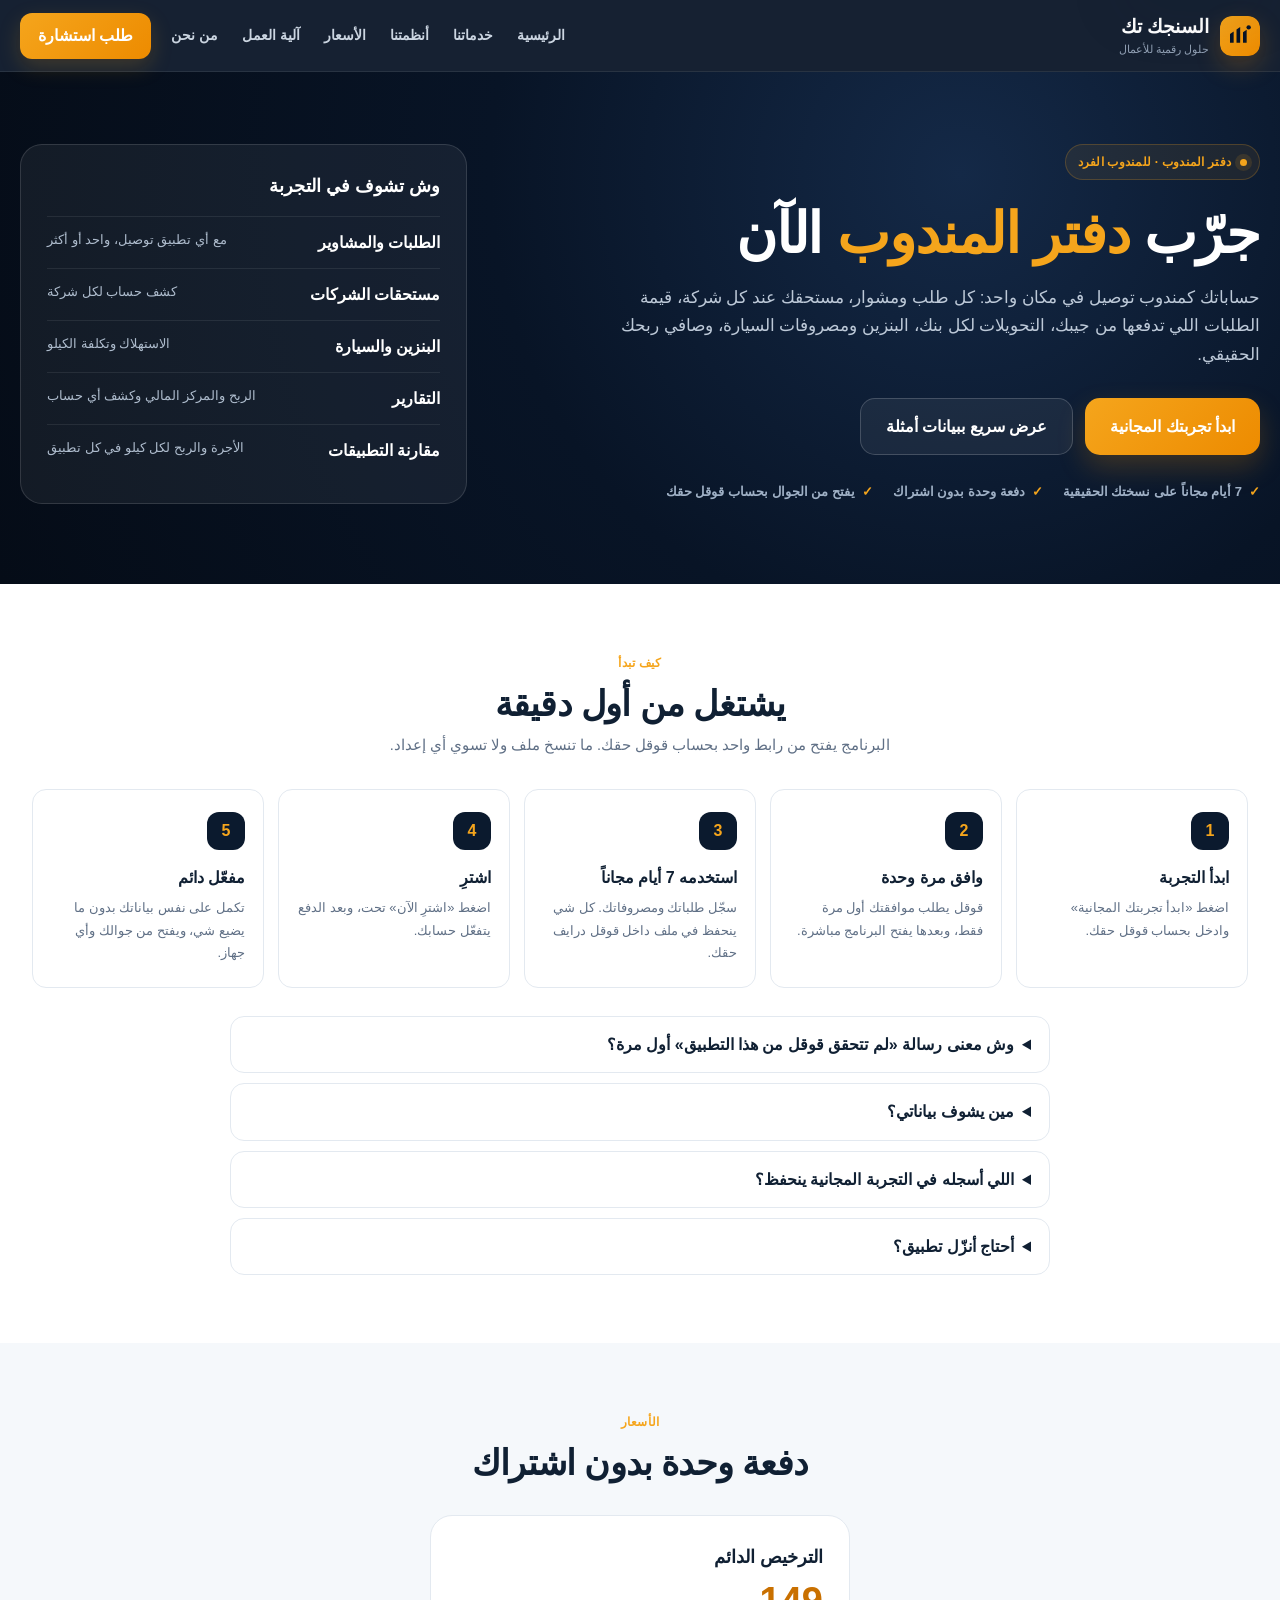
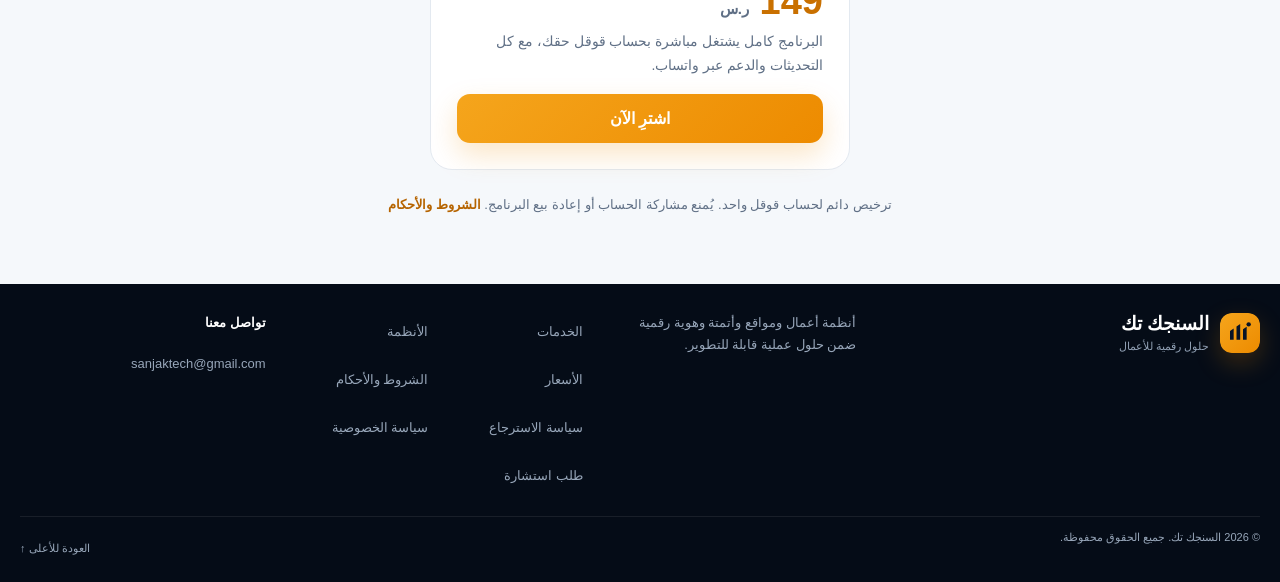
<file: try/mandoob/index.html>
<!doctype html>
<html lang="ar" dir="rtl">
<head>
  <meta charset="utf-8">
  <meta name="viewport" content="width=device-width, initial-scale=1, viewport-fit=cover">
  <meta name="theme-color" content="#081426">
  <meta name="description" content="جرّب دفتر المندوب الآن مباشرة: حسابات مندوب التوصيل — الطلبات ومستحقات الشركات والبنزين وصافي الربح، على حساب قوقل حقك.">
  <meta http-equiv="Content-Security-Policy" content="default-src 'self'; base-uri 'self'; object-src 'none'; img-src 'self' data: https://*.google-analytics.com https://*.googletagmanager.com; media-src 'self'; style-src 'self'; script-src 'self' https://www.googletagmanager.com; connect-src 'self' https://*.google-analytics.com https://*.analytics.google.com https://*.googletagmanager.com; upgrade-insecure-requests">
  <title>جرّب دفتر المندوب | السنجك تك</title>
  <link rel="icon" href="data:image/svg+xml,%3Csvg xmlns='http://www.w3.org/2000/svg' viewBox='0 0 64 64'%3E%3Crect width='64' height='64' rx='16' fill='%23081426'/%3E%3Cpath d='M18 44V30l6-4v18h-6Z' fill='%23f5a51c'/%3E%3Cpath d='M28 44V24l6-4v24h-6Z' fill='%23f5a51c'/%3E%3Cpath d='M38 44V28l6-4v20h-6Z' fill='%23f5a51c'/%3E%3Ccircle cx='46' cy='19' r='3.4' fill='%23f5a51c'/%3E%3C/svg%3E">
  <link rel="stylesheet" href="/styles.css?v=20261126c">
  <link rel="stylesheet" href="/store.css?v=20261126c">
  <link rel="stylesheet" href="/try/try.css">
  <link rel="canonical" href="https://sanjaktech.com/try/mandoob/">
  <meta property="og:title" content="جرّب دفتر المندوب الآن">
  <meta property="og:description" content="حسابات مندوب التوصيل في جوالك — نسختك الخاصة وبياناتك تحت ملكيتك.">
  <meta property="og:image" content="https://sanjaktech.com/store-files/og-image.jpg">
  <script async src="https://www.googletagmanager.com/gtag/js?id=G-R4CYBJ6Y34"></script>
  <script src="/analytics.js"></script>
</head>
<body class="store-page">
  <a class="skip-link" href="#main">تجاوز إلى المحتوى</a>
  <header class="site-header">
    <div class="container nav-wrap">
      <a class="brand" href="/index.html#home" aria-label="السنجك تك - الصفحة الرئيسية">
        <svg class="brand-mark" viewBox="0 0 48 48" aria-hidden="true" focusable="false">
          <rect width="48" height="48" rx="13" fill="url(#eamarLogoHeader)"/>
          <path d="M12 32V21.5L16.4 18.6V32H12Z" fill="#081426"/>
          <path d="M19.8 32V16.2L24.2 13.2V32H19.8Z" fill="#081426"/>
          <path d="M27.6 32V19.4L32 16.4V32H27.6Z" fill="#081426"/>
          <circle cx="34.4" cy="13.6" r="2.6" fill="#081426"/>
          <defs>
            <linearGradient id="eamarLogoHeader" x1="0" y1="0" x2="48" y2="48" gradientUnits="userSpaceOnUse">
              <stop stop-color="#f5a51c"/>
              <stop offset="1" stop-color="#ed8b00"/>
            </linearGradient>
          </defs>
        </svg>
        <span class="brand-copy"><strong>السنجك تك</strong><small>حلول رقمية للأعمال</small></span>
      </a>
      <nav class="desktop-nav" aria-label="التنقل الرئيسي">
        <a href="/index.html#home">الرئيسية</a>
        <a href="/index.html#services">خدماتنا</a>
        <a href="/index.html#systems">أنظمتنا</a>
        <a href="/store.html">الأسعار</a>
        <a href="/index.html#process">آلية العمل</a>
        <a href="/index.html#about">من نحن</a>
      </nav>
      <a class="btn btn-primary desktop-cta" href="/index.html#consultation">طلب استشارة</a>
      <button class="menu-btn" id="menuBtn" type="button" aria-label="فتح القائمة" aria-expanded="false" aria-controls="mobileMenu">
        <span></span><span></span><span></span>
      </button>
    </div>
    <nav id="mobileMenu" class="mobile-nav" aria-label="تنقل الجوال" hidden>
      <a href="/index.html#home">الرئيسية</a>
      <a href="/index.html#services">خدماتنا</a>
      <a href="/index.html#systems">أنظمتنا</a>
      <a href="/store.html">الأسعار</a>
      <a href="/index.html#process">آلية العمل</a>
      <a href="/index.html#about">من نحن</a>
      <a class="btn btn-primary" href="/index.html#consultation">طلب استشارة</a>
    </nav>
  </header>

  <main id="main">
    <section class="try-hero">
      <div class="container try-hero-grid">
        <div>
          <span class="eyebrow"><span class="pulse-dot"></span> دفتر المندوب · للمندوب الفرد</span>
          <h1>جرّب <span>دفتر المندوب</span> الآن</h1>
          <p>حساباتك كمندوب توصيل في مكان واحد: كل طلب ومشوار، مستحقك عند كل شركة، قيمة الطلبات اللي تدفعها من جيبك، التحويلات لكل بنك، البنزين ومصروفات السيارة، وصافي ربحك الحقيقي.</p>
          <div class="try-actions">
            <a class="btn btn-primary btn-lg" href="https://script.google.com/macros/s/AKfycbywIsj97LWs8AfYlDI5XB4D_CWAFrdzwjXD-yfuBPLdqrhhxzGiDHzsLoo0e3hHSblI/exec" target="_blank" rel="noopener">ابدأ تجربتك المجانية</a>
            <a class="btn btn-ghost btn-lg" href="/demo/mandoob/">عرض سريع ببيانات أمثلة</a>
          </div>
          <ul class="try-trust">
            <li>7 أيام مجاناً على نسختك الحقيقية</li>
            <li>دفعة وحدة بدون اشتراك</li>
            <li>يفتح من الجوال بحساب قوقل حقك</li>
          </ul>
        </div>
        <aside class="try-card" aria-label="وش تشوف في التجربة">
          <h2>وش تشوف في التجربة</h2>
          <dl>
            <div><dt>الطلبات والمشاوير</dt><dd>مع أي تطبيق توصيل، واحد أو أكثر</dd></div>
            <div><dt>مستحقات الشركات</dt><dd>كشف حساب لكل شركة</dd></div>
            <div><dt>البنزين والسيارة</dt><dd>الاستهلاك وتكلفة الكيلو</dd></div>
            <div><dt>التقارير</dt><dd>الربح والمركز المالي وكشف أي حساب</dd></div>
            <div><dt>مقارنة التطبيقات</dt><dd>الأجرة والربح لكل كيلو في كل تطبيق</dd></div>
          </dl>
        </aside>
      </div>
    </section>

    <section class="section" aria-labelledby="steps-title">
      <div class="container">
        <div class="section-heading">
          <span class="section-kicker">كيف تبدأ</span>
          <h2 id="steps-title">يشتغل من أول دقيقة</h2>
          <p>البرنامج يفتح من رابط واحد بحساب قوقل حقك. ما تنسخ ملف ولا تسوي أي إعداد.</p>
        </div>
        <ol class="try-steps">
          <li><h3>ابدأ التجربة</h3><p>اضغط «ابدأ تجربتك المجانية» وادخل بحساب قوقل حقك.</p></li>
          <li><h3>وافق مرة وحدة</h3><p>قوقل يطلب موافقتك أول مرة فقط، وبعدها يفتح البرنامج مباشرة.</p></li>
          <li><h3>استخدمه 7 أيام مجاناً</h3><p>سجّل طلباتك ومصروفاتك. كل شي ينحفظ في ملف داخل قوقل درايف حقك.</p></li>
          <li><h3>اشترِ</h3><p>اضغط «اشترِ الآن» تحت، وبعد الدفع يتفعّل حسابك.</p></li>
          <li><h3>مفعّل دائم</h3><p>تكمل على نفس بياناتك بدون ما يضيع شي، ويفتح من جوالك وأي جهاز.</p></li>
        </ol>
        <details class="try-faq">
          <summary>وش معنى رسالة «لم تتحقق قوقل من هذا التطبيق» أول مرة؟</summary>
          <p>تظهر مرة وحدة وقت الموافقة. اضغط الرابط الصغير «متقدم» ثم «الانتقال إلى دفتر المندوب» ثم «سماح».</p>
        </details>
        <details class="try-faq">
          <summary>مين يشوف بياناتي؟</summary>
          <p>أنت فقط. بياناتك في ملف «دفتر المندوب — بياناتي» داخل قوقل درايف حقك، وتقدر تفتحه وتنزّله إكسل متى ما تبي. نظام التفعيل يعرف بريدك فقط، واسمك وجوالك لما تطلب التفعيل.</p>
        </details>
        <details class="try-faq">
          <summary>اللي أسجله في التجربة المجانية ينحفظ؟</summary>
          <p>نعم. التجربة على نسختك الحقيقية، وبعد الشراء تكمل على نفس البيانات. أما «العرض السريع» فهو ببيانات أمثلة للتفرج فقط وما ينحفظ.</p>
        </details>
        <details class="try-faq">
          <summary>أحتاج أنزّل تطبيق؟</summary>
          <p>لا. يفتح من المتصفح في الجوال، وتقدر تضيفه للشاشة الرئيسية ويصير مثل التطبيق.</p>
        </details>
      </div>
    </section>

    <section class="section section-soft" aria-labelledby="price-title">
      <div class="container">
        <div class="section-heading">
          <span class="section-kicker">الأسعار</span>
          <h2 id="price-title">دفعة وحدة بدون اشتراك</h2>
        </div>
        <div class="try-prices try-prices-one">
          <article class="try-price">
            <h3>الترخيص الدائم</h3>
            <strong>149 <small>ر.س</small></strong>
            <p>البرنامج كامل يشتغل مباشرة بحساب قوقل حقك، مع كل التحديثات والدعم عبر واتساب.</p>
            <a class="btn btn-primary full-width" data-wa="أرغب في شراء دفتر المندوب — الترخيص الدائم (149 ر.س). بريد حسابي في قوقل: " href="/index.html#consultation">اشترِ الآن</a>
          </article>
        </div>
        <p class="try-legal">ترخيص دائم لحساب قوقل واحد. يُمنع مشاركة الحساب أو إعادة بيع البرنامج. <a href="/store-terms.html">الشروط والأحكام</a></p>
      </div>
    </section>
  </main>

  <footer class="site-footer">
    <div class="container footer-main">
      <a class="brand footer-brand" href="/index.html#home" aria-label="السنجك تك - الصفحة الرئيسية">
        <svg class="brand-mark" viewBox="0 0 48 48" aria-hidden="true" focusable="false">
          <rect width="48" height="48" rx="13" fill="url(#eamarLogoFooter)"/>
          <path d="M12 32V21.5L16.4 18.6V32H12Z" fill="#081426"/>
          <path d="M19.8 32V16.2L24.2 13.2V32H19.8Z" fill="#081426"/>
          <path d="M27.6 32V19.4L32 16.4V32H27.6Z" fill="#081426"/>
          <circle cx="34.4" cy="13.6" r="2.6" fill="#081426"/>
          <defs>
            <linearGradient id="eamarLogoFooter" x1="0" y1="0" x2="48" y2="48" gradientUnits="userSpaceOnUse">
              <stop stop-color="#f5a51c"/>
              <stop offset="1" stop-color="#ed8b00"/>
            </linearGradient>
          </defs>
        </svg>
        <span class="brand-copy"><strong>السنجك تك</strong><small>حلول رقمية للأعمال</small></span>
      </a>
      <p>أنظمة أعمال ومواقع وأتمتة وهوية رقمية ضمن حلول عملية قابلة للتطوير.</p>
      <nav aria-label="روابط التذييل">
        <a href="/index.html#services">الخدمات</a>
        <a href="/index.html#systems">الأنظمة</a>
        <a href="/store.html">الأسعار</a>
        <a href="/store-terms.html">الشروط والأحكام</a>
        <a href="/store-refund.html">سياسة الاسترجاع</a>
        <a href="/privacy.html">سياسة الخصوصية</a>
        <a href="/index.html#consultation">طلب استشارة</a>
      </nav>
      <div class="footer-contact" aria-label="التواصل المباشر">
        <strong>تواصل معنا</strong>
        <a href="mailto:sanjaktech@gmail.com">sanjaktech@gmail.com</a>
      </div>
    </div>
    <div class="container footer-bottom">
      <span>© 2026 السنجك تك. جميع الحقوق محفوظة.</span>
      <a href="#main">العودة للأعلى ↑</a>
    </div>
  </footer>
  <script src="/store.js?v=20261126c" defer></script>
</body>
</html>
</file>
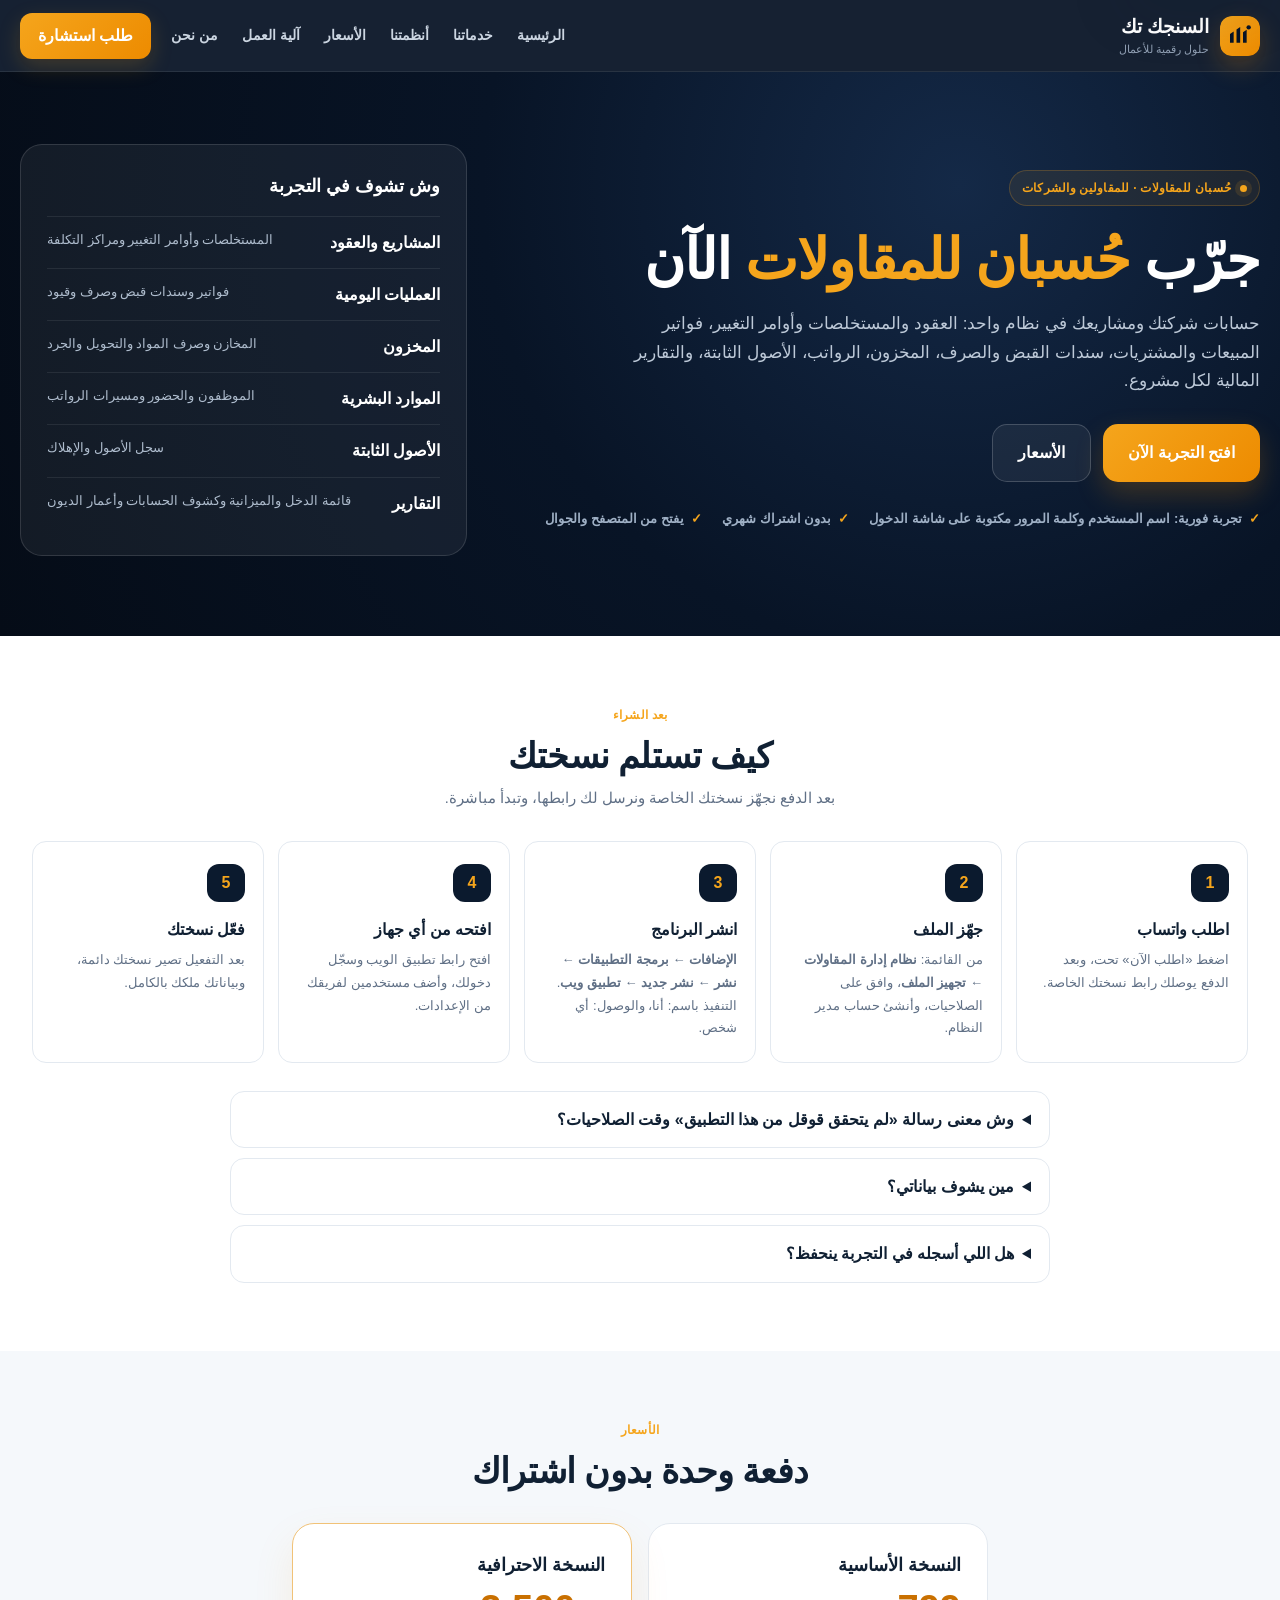
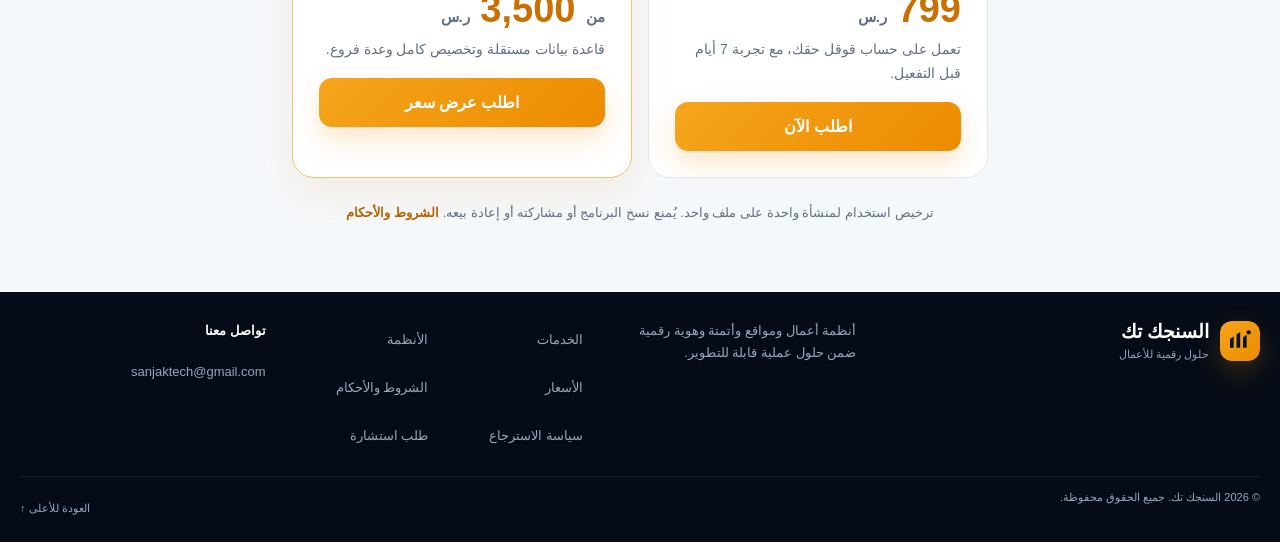
<file: try/muqawalat/index.html>
<!doctype html>
<html lang="ar" dir="rtl">
<head>
  <meta charset="utf-8">
  <meta name="viewport" content="width=device-width, initial-scale=1, viewport-fit=cover">
  <meta name="theme-color" content="#081426">
  <meta name="description" content="جرّب حُسبان للمقاولات الآن: المشاريع والعقود والمستخلصات والمصروفات والمخزون والرواتب والتقارير المالية، بدفعة وحدة بدون اشتراك.">
  <meta http-equiv="Content-Security-Policy" content="default-src 'self'; base-uri 'self'; object-src 'none'; img-src 'self' data: https://*.google-analytics.com https://*.googletagmanager.com; media-src 'self'; style-src 'self'; script-src 'self' https://www.googletagmanager.com; connect-src 'self' https://*.google-analytics.com https://*.analytics.google.com https://*.googletagmanager.com; upgrade-insecure-requests">
  <title>جرّب حُسبان للمقاولات | السنجك تك</title>
  <link rel="icon" href="data:image/svg+xml,%3Csvg xmlns='http://www.w3.org/2000/svg' viewBox='0 0 64 64'%3E%3Crect width='64' height='64' rx='16' fill='%23081426'/%3E%3Cpath d='M18 44V30l6-4v18h-6Z' fill='%23f5a51c'/%3E%3Cpath d='M28 44V24l6-4v24h-6Z' fill='%23f5a51c'/%3E%3Cpath d='M38 44V28l6-4v20h-6Z' fill='%23f5a51c'/%3E%3Ccircle cx='46' cy='19' r='3.4' fill='%23f5a51c'/%3E%3C/svg%3E">
  <link rel="stylesheet" href="/styles.css?v=20261126c">
  <link rel="stylesheet" href="/store.css?v=20261126c">
  <link rel="stylesheet" href="/try/try.css">
  <link rel="canonical" href="https://sanjaktech.com/try/muqawalat/">
  <meta property="og:title" content="جرّب حُسبان للمقاولات الآن">
  <meta property="og:description" content="حسابات مشاريعك وعقودك ومستخلصاتك في نظام واحد — نسختك الخاصة وبياناتك تحت ملكيتك.">
  <meta property="og:image" content="https://sanjaktech.com/store-files/og-image.jpg">
  <script async src="https://www.googletagmanager.com/gtag/js?id=G-R4CYBJ6Y34"></script>
  <script src="/analytics.js"></script>
</head>
<body class="store-page">
  <a class="skip-link" href="#main">تجاوز إلى المحتوى</a>
  <header class="site-header">
    <div class="container nav-wrap">
      <a class="brand" href="/index.html#home" aria-label="السنجك تك - الصفحة الرئيسية">
        <svg class="brand-mark" viewBox="0 0 48 48" aria-hidden="true" focusable="false">
          <rect width="48" height="48" rx="13" fill="url(#eamarLogoHeader)"/>
          <path d="M12 32V21.5L16.4 18.6V32H12Z" fill="#081426"/>
          <path d="M19.8 32V16.2L24.2 13.2V32H19.8Z" fill="#081426"/>
          <path d="M27.6 32V19.4L32 16.4V32H27.6Z" fill="#081426"/>
          <circle cx="34.4" cy="13.6" r="2.6" fill="#081426"/>
          <defs>
            <linearGradient id="eamarLogoHeader" x1="0" y1="0" x2="48" y2="48" gradientUnits="userSpaceOnUse">
              <stop stop-color="#f5a51c"/>
              <stop offset="1" stop-color="#ed8b00"/>
            </linearGradient>
          </defs>
        </svg>
        <span class="brand-copy"><strong>السنجك تك</strong><small>حلول رقمية للأعمال</small></span>
      </a>
      <nav class="desktop-nav" aria-label="التنقل الرئيسي">
        <a href="/index.html#home">الرئيسية</a>
        <a href="/index.html#services">خدماتنا</a>
        <a href="/index.html#systems">أنظمتنا</a>
        <a href="/store.html">الأسعار</a>
        <a href="/index.html#process">آلية العمل</a>
        <a href="/index.html#about">من نحن</a>
      </nav>
      <a class="btn btn-primary desktop-cta" href="/index.html#consultation">طلب استشارة</a>
      <button class="menu-btn" id="menuBtn" type="button" aria-label="فتح القائمة" aria-expanded="false" aria-controls="mobileMenu">
        <span></span><span></span><span></span>
      </button>
    </div>
    <nav id="mobileMenu" class="mobile-nav" aria-label="تنقل الجوال" hidden>
      <a href="/index.html#home">الرئيسية</a>
      <a href="/index.html#services">خدماتنا</a>
      <a href="/index.html#systems">أنظمتنا</a>
      <a href="/store.html">الأسعار</a>
      <a href="/index.html#process">آلية العمل</a>
      <a href="/index.html#about">من نحن</a>
      <a class="btn btn-primary" href="/index.html#consultation">طلب استشارة</a>
    </nav>
  </header>

  <main id="main">
    <section class="try-hero">
      <div class="container try-hero-grid">
        <div>
          <span class="eyebrow"><span class="pulse-dot"></span> حُسبان للمقاولات · للمقاولين والشركات</span>
          <h1>جرّب <span>حُسبان للمقاولات</span> الآن</h1>
          <p>حسابات شركتك ومشاريعك في نظام واحد: العقود والمستخلصات وأوامر التغيير، فواتير المبيعات والمشتريات، سندات القبض والصرف، المخزون، الرواتب، الأصول الثابتة، والتقارير المالية لكل مشروع.</p>
          <div class="try-actions">
            <a class="btn btn-primary btn-lg" href="https://script.google.com/macros/s/AKfycbyGumVYDir4TvaoPGIGS7sdDvM4DjijC0nZ5-1gfWonEehp5UQZS1tohQbDcYVajDYb/exec" target="_blank" rel="noopener">افتح التجربة الآن</a>
            <a class="btn btn-ghost btn-lg" href="#price-title">الأسعار</a>
          </div>
          <ul class="try-trust">
            <li>تجربة فورية: اسم المستخدم وكلمة المرور مكتوبة على شاشة الدخول</li>
            <li>بدون اشتراك شهري</li>
            <li>يفتح من المتصفح والجوال</li>
          </ul>
        </div>
        <aside class="try-card" aria-label="وش تشوف في التجربة">
          <h2>وش تشوف في التجربة</h2>
          <dl>
            <div><dt>المشاريع والعقود</dt><dd>المستخلصات وأوامر التغيير ومراكز التكلفة</dd></div>
            <div><dt>العمليات اليومية</dt><dd>فواتير وسندات قبض وصرف وقيود</dd></div>
            <div><dt>المخزون</dt><dd>المخازن وصرف المواد والتحويل والجرد</dd></div>
            <div><dt>الموارد البشرية</dt><dd>الموظفون والحضور ومسيرات الرواتب</dd></div>
            <div><dt>الأصول الثابتة</dt><dd>سجل الأصول والإهلاك</dd></div>
            <div><dt>التقارير</dt><dd>قائمة الدخل والميزانية وكشوف الحسابات وأعمار الديون</dd></div>
          </dl>
        </aside>
      </div>
    </section>

    <section class="section" aria-labelledby="steps-title">
      <div class="container">
        <div class="section-heading">
          <span class="section-kicker">بعد الشراء</span>
          <h2 id="steps-title">كيف تستلم نسختك</h2>
          <p>بعد الدفع نجهّز نسختك الخاصة ونرسل لك رابطها، وتبدأ مباشرة.</p>
        </div>
        <ol class="try-steps">
          <li><h3>اطلب واتساب</h3><p>اضغط «اطلب الآن» تحت، وبعد الدفع يوصلك رابط نسختك الخاصة.</p></li>
          <li><h3>جهّز الملف</h3><p>من القائمة: <b>نظام إدارة المقاولات ← تجهيز الملف</b>، وافق على الصلاحيات، وأنشئ حساب مدير النظام.</p></li>
          <li><h3>انشر البرنامج</h3><p><b>الإضافات ← برمجة التطبيقات ← نشر ← نشر جديد ← تطبيق ويب</b>. التنفيذ باسم: أنا، والوصول: أي شخص.</p></li>
          <li><h3>افتحه من أي جهاز</h3><p>افتح رابط تطبيق الويب وسجّل دخولك، وأضف مستخدمين لفريقك من الإعدادات.</p></li>
          <li><h3>فعّل نسختك</h3><p>بعد التفعيل تصير نسختك دائمة، وبياناتك ملكك بالكامل.</p></li>
        </ol>
        <details class="try-faq">
          <summary>وش معنى رسالة «لم يتحقق قوقل من هذا التطبيق» وقت الصلاحيات؟</summary>
          <p>طبيعية لأن البرنامج خاص فيك وما هو منشور في متجر قوقل. اضغط <b>متقدم</b> ثم <b>الانتقال إلى</b> اسم البرنامج ثم <b>سماح</b>.</p>
        </details>
        <details class="try-faq">
          <summary>مين يشوف بياناتي؟</summary>
          <p>أنت ومن تضيفه من فريقك فقط. البيانات محفوظة في ملفك داخل قوقل درايف حقك. نظام التفعيل يرسل رقم النسخة فقط، ومعه اسمك وجوالك لما تطلب التفعيل.</p>
        </details>
        <details class="try-faq">
          <summary>هل اللي أسجله في التجربة ينحفظ؟</summary>
          <p>التجربة نسخة عرض مشتركة ببيانات أمثلة، وترجع بياناتها لأصلها كل يوم. لا تكتب فيها بيانات حقيقية.</p>
        </details>
      </div>
    </section>

    <section class="section section-soft" aria-labelledby="price-title">
      <div class="container">
        <div class="section-heading">
          <span class="section-kicker">الأسعار</span>
          <h2 id="price-title">دفعة وحدة بدون اشتراك</h2>
        </div>
        <div class="try-prices">
          <article class="try-price">
            <h3>النسخة الأساسية</h3>
            <strong>799 <small>ر.س</small></strong>
            <p>تعمل على حساب قوقل حقك، مع تجربة 7 أيام قبل التفعيل.</p>
            <a class="btn btn-primary full-width" data-wa="أرغب في شراء حُسبان للمقاولات — النسخة الأساسية (799 ر.س)" href="/index.html#consultation">اطلب الآن</a>
          </article>
          <article class="try-price try-price-pro">
            <h3>النسخة الاحترافية</h3>
            <strong><small>من</small> 3,500 <small>ر.س</small></strong>
            <p>قاعدة بيانات مستقلة وتخصيص كامل وعدة فروع.</p>
            <a class="btn btn-primary full-width" data-wa="أرغب في عرض سعر للنسخة الاحترافية من حُسبان للمقاولات" href="/index.html#consultation">اطلب عرض سعر</a>
          </article>
        </div>
        <p class="try-legal">ترخيص استخدام لمنشأة واحدة على ملف واحد. يُمنع نسخ البرنامج أو مشاركته أو إعادة بيعه. <a href="/store-terms.html">الشروط والأحكام</a></p>
      </div>
    </section>
  </main>

  <footer class="site-footer">
    <div class="container footer-main">
      <a class="brand footer-brand" href="/index.html#home" aria-label="السنجك تك - الصفحة الرئيسية">
        <svg class="brand-mark" viewBox="0 0 48 48" aria-hidden="true" focusable="false">
          <rect width="48" height="48" rx="13" fill="url(#eamarLogoFooter)"/>
          <path d="M12 32V21.5L16.4 18.6V32H12Z" fill="#081426"/>
          <path d="M19.8 32V16.2L24.2 13.2V32H19.8Z" fill="#081426"/>
          <path d="M27.6 32V19.4L32 16.4V32H27.6Z" fill="#081426"/>
          <circle cx="34.4" cy="13.6" r="2.6" fill="#081426"/>
          <defs>
            <linearGradient id="eamarLogoFooter" x1="0" y1="0" x2="48" y2="48" gradientUnits="userSpaceOnUse">
              <stop stop-color="#f5a51c"/>
              <stop offset="1" stop-color="#ed8b00"/>
            </linearGradient>
          </defs>
        </svg>
        <span class="brand-copy"><strong>السنجك تك</strong><small>حلول رقمية للأعمال</small></span>
      </a>
      <p>أنظمة أعمال ومواقع وأتمتة وهوية رقمية ضمن حلول عملية قابلة للتطوير.</p>
      <nav aria-label="روابط التذييل">
        <a href="/index.html#services">الخدمات</a>
        <a href="/index.html#systems">الأنظمة</a>
        <a href="/store.html">الأسعار</a>
        <a href="/store-terms.html">الشروط والأحكام</a>
        <a href="/store-refund.html">سياسة الاسترجاع</a>
        <a href="/index.html#consultation">طلب استشارة</a>
      </nav>
      <div class="footer-contact" aria-label="التواصل المباشر">
        <strong>تواصل معنا</strong>
        <a href="mailto:sanjaktech@gmail.com">sanjaktech@gmail.com</a>
      </div>
    </div>
    <div class="container footer-bottom">
      <span>© 2026 السنجك تك. جميع الحقوق محفوظة.</span>
      <a href="#main">العودة للأعلى ↑</a>
    </div>
  </footer>
  <script src="/store.js?v=20261126c" defer></script>
</body>
</html>
</file>
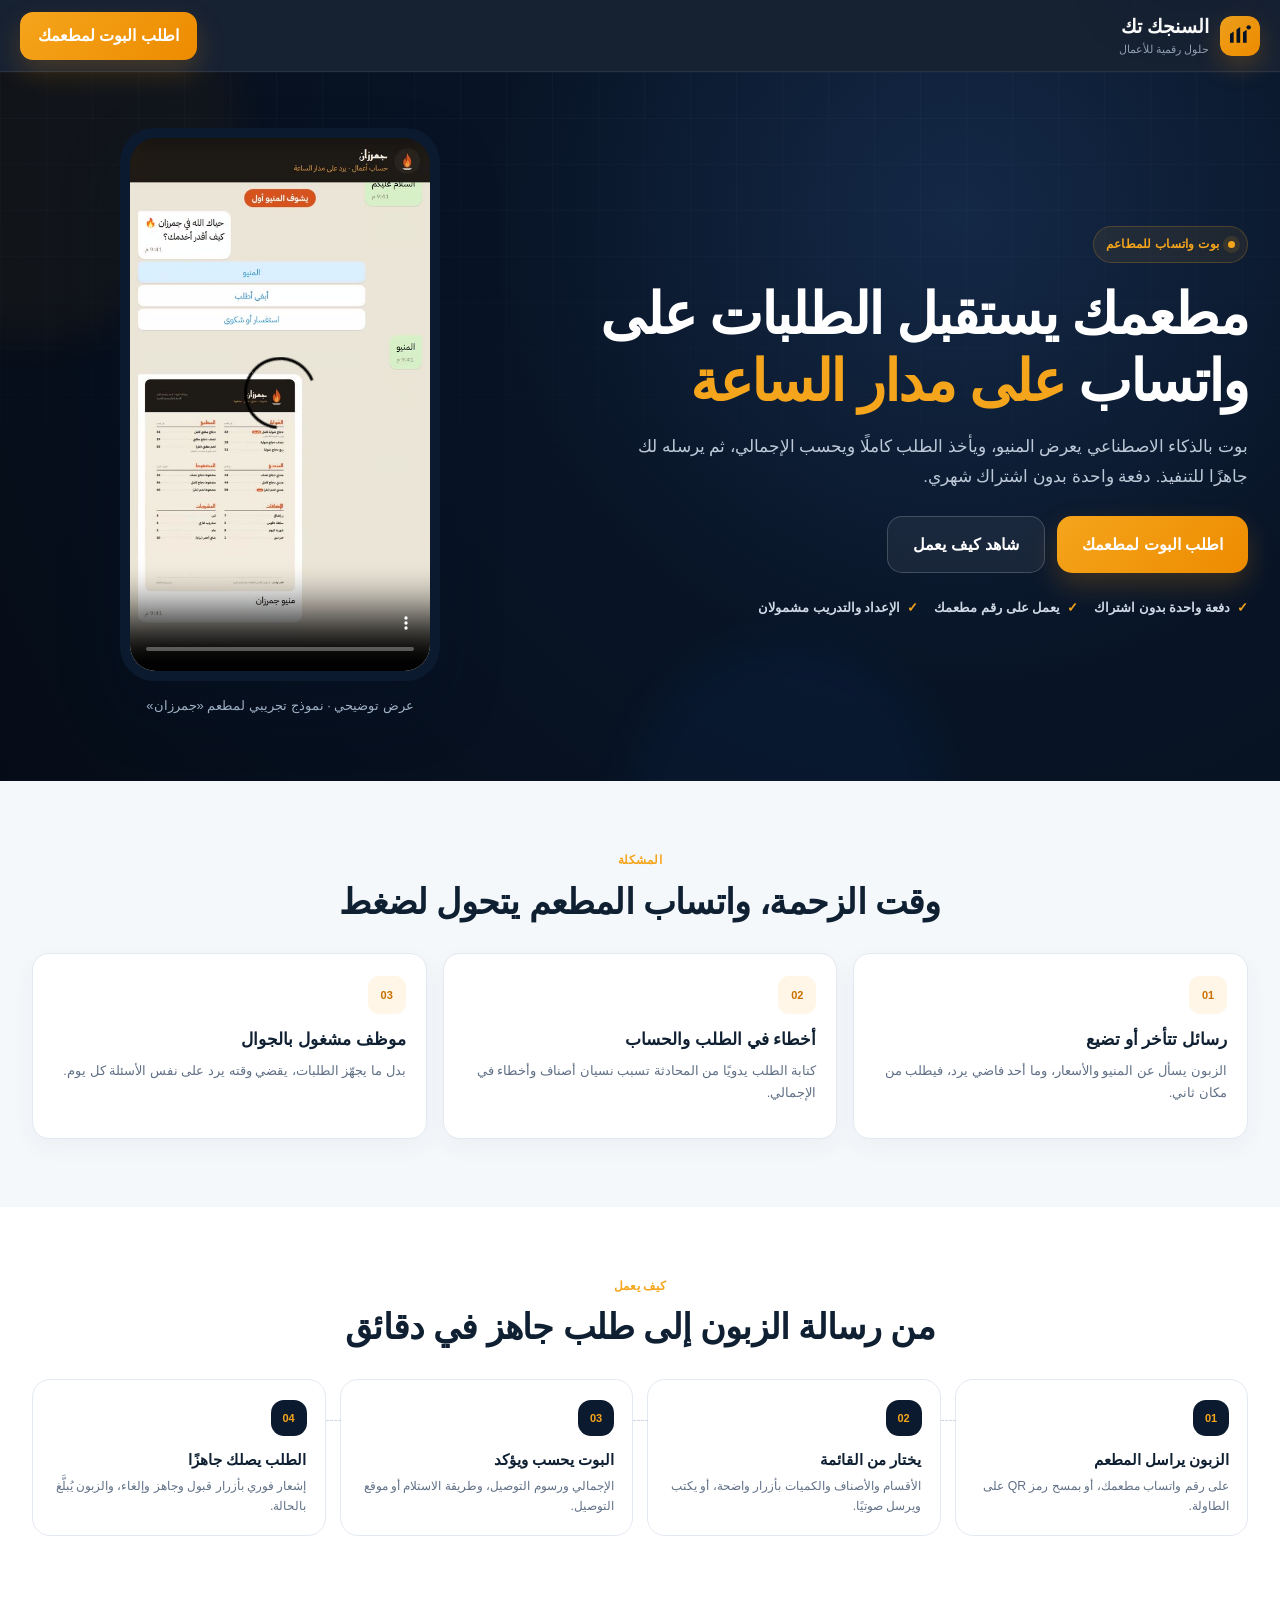
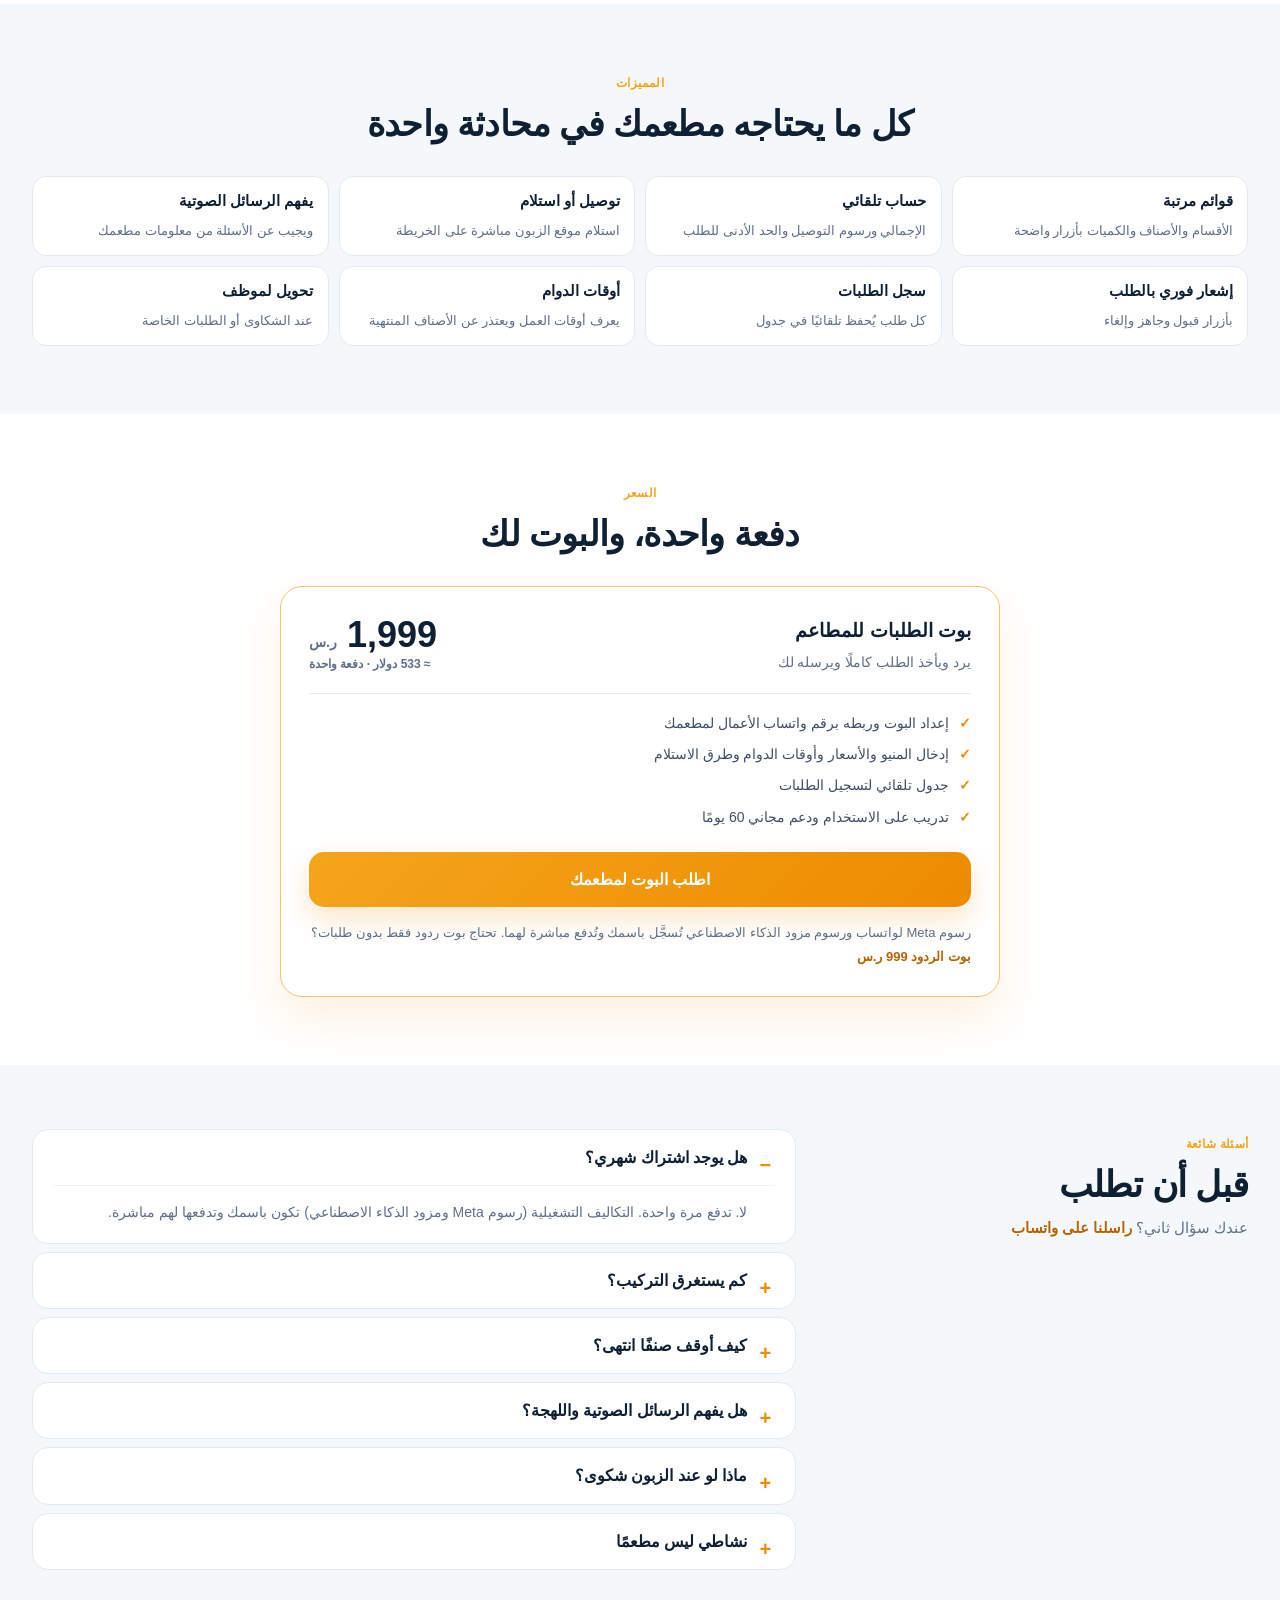
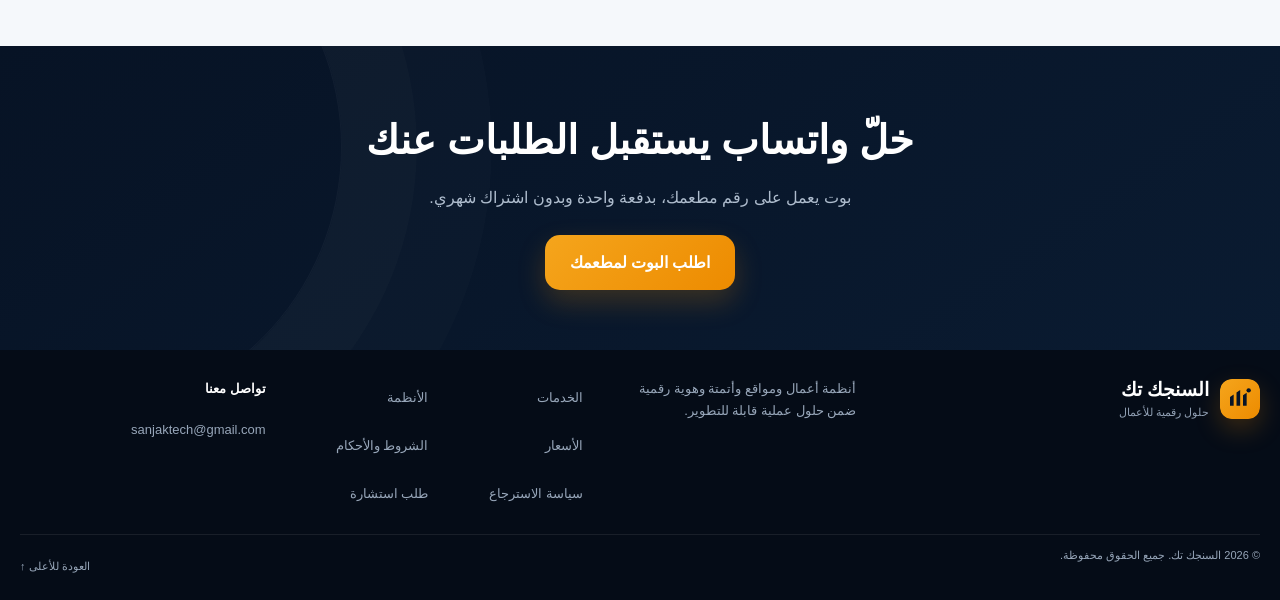
<file: bot.html>
<!doctype html>
<html lang="ar" dir="rtl">
<head>
  <meta charset="utf-8">
  <meta name="viewport" content="width=device-width, initial-scale=1, viewport-fit=cover">
  <meta name="theme-color" content="#081426">
  <meta name="description" content="بوت واتساب بالذكاء الاصطناعي لاستقبال طلبات مطعمك على مدار الساعة: يعرض المنيو، يحسب الإجمالي، ويرسل لك الطلب جاهزًا. دفعة واحدة بدون اشتراك شهري.">
  <meta http-equiv="Content-Security-Policy" content="default-src 'self'; base-uri 'self'; object-src 'none'; img-src 'self' data: https://*.google-analytics.com https://*.googletagmanager.com; media-src 'self'; style-src 'self'; script-src 'self' https://www.googletagmanager.com; connect-src 'self' https://*.google-analytics.com https://*.analytics.google.com https://*.googletagmanager.com; upgrade-insecure-requests">
  <title>بوت واتساب للمطاعم يستقبل الطلبات 24 ساعة – دفعة وحدة</title>
  <link rel="icon" href="data:image/svg+xml,%3Csvg xmlns='http://www.w3.org/2000/svg' viewBox='0 0 64 64'%3E%3Crect width='64' height='64' rx='16' fill='%23081426'/%3E%3Cpath d='M18 44V30l6-4v18h-6Z' fill='%23f5a51c'/%3E%3Cpath d='M28 44V24l6-4v24h-6Z' fill='%23f5a51c'/%3E%3Cpath d='M38 44V28l6-4v20h-6Z' fill='%23f5a51c'/%3E%3Ccircle cx='46' cy='19' r='3.4' fill='%23f5a51c'/%3E%3C/svg%3E">
  <link rel="stylesheet" href="styles.css?v=20261127a">
  <link rel="stylesheet" href="store.css?v=20261127a">
  <meta property="og:title" content="بوت واتساب للمطاعم يستقبل الطلبات 24 ساعة – دفعة وحدة">
  <meta property="og:description" content="مطعمك يستقبل الطلبات على واتساب على مدار الساعة. دفعة واحدة بدون اشتراك شهري.">
  <meta property="og:type" content="website">
  <link rel="canonical" href="https://sanjaktech.com/bot.html">
  <meta property="og:url" content="https://sanjaktech.com/bot.html">
  <meta property="og:image" content="https://sanjaktech.com/store-files/og-bot.jpg">
  <meta property="og:image:width" content="1200">
  <meta property="og:image:height" content="630">
  <meta name="twitter:card" content="summary_large_image">
  <script type="application/ld+json">{"@context": "https://schema.org", "@type": "Service", "name": "بوت واتساب للمطاعم", "serviceType": "بوت واتساب بالذكاء الاصطناعي لاستقبال طلبات المطاعم", "provider": {"@id": "https://sanjaktech.com/#org", "@type": "Organization", "name": "السنجك تك", "url": "https://sanjaktech.com/"}, "areaServed": [{"@type": "Country", "name": "السعودية"}, {"@type": "Place", "name": "دول الخليج العربي"}], "url": "https://sanjaktech.com/bot.html"}</script>
  <script type="application/ld+json">{"@context": "https://schema.org", "@type": "FAQPage", "mainEntity": [{"@type": "Question", "name": "هل يوجد اشتراك شهري؟", "acceptedAnswer": {"@type": "Answer", "text": "لا. تدفع مرة واحدة. التكاليف التشغيلية (رسوم Meta ومزود الذكاء الاصطناعي) تكون باسمك وتدفعها لهم مباشرة."}}, {"@type": "Question", "name": "كم يستغرق التركيب؟", "acceptedAnswer": {"@type": "Answer", "text": "التسليم من أسبوع بعد استلام المنيو ومعلومات المطعم، والتسليم المستعجل متاح."}}, {"@type": "Question", "name": "كيف أوقف صنفًا انتهى؟", "acceptedAnswer": {"@type": "Answer", "text": "برسالة واتساب واحدة من جوال المطعم، والبوت يعتذر للزبائن عنه حتى ترجعه."}}, {"@type": "Question", "name": "هل يفهم الرسائل الصوتية واللهجة؟", "acceptedAnswer": {"@type": "Answer", "text": "نعم، يحوّل الرسالة الصوتية لنص ويفهم طلب الزبون، ويرد بالعربي."}}, {"@type": "Question", "name": "ماذا لو عند الزبون شكوى؟", "acceptedAnswer": {"@type": "Answer", "text": "البوت يتوقف ويحوّل المحادثة لموظف المطعم مباشرة."}}, {"@type": "Question", "name": "نشاطي ليس مطعمًا", "acceptedAnswer": {"@type": "Answer", "text": "نوفر بوت حجوزات للصالونات والعيادات وغيرها بنفس السعر. اطلب عرضًا"}}]}</script>
  <script async src="https://www.googletagmanager.com/gtag/js?id=G-R4CYBJ6Y34"></script>
  <script src="analytics.js"></script>
</head>
<body class="store-page lp-page">
  <a class="skip-link" href="#main">تجاوز إلى المحتوى</a>

  <header class="site-header">
    <div class="container nav-wrap">
      <a class="brand" href="index.html#home" aria-label="السنجك تك - الصفحة الرئيسية">
        <svg class="brand-mark" viewBox="0 0 48 48" aria-hidden="true" focusable="false">
          <rect width="48" height="48" rx="13" fill="url(#eamarLogoHeader)"/>
          <path d="M12 32V21.5L16.4 18.6V32H12Z" fill="#081426"/>
          <path d="M19.8 32V16.2L24.2 13.2V32H19.8Z" fill="#081426"/>
          <path d="M27.6 32V19.4L32 16.4V32H27.6Z" fill="#081426"/>
          <circle cx="34.4" cy="13.6" r="2.6" fill="#081426"/>
          <defs>
            <linearGradient id="eamarLogoHeader" x1="0" y1="0" x2="48" y2="48" gradientUnits="userSpaceOnUse">
              <stop stop-color="#f5a51c"/>
              <stop offset="1" stop-color="#ed8b00"/>
            </linearGradient>
          </defs>
        </svg>
        <span class="brand-copy"><strong>السنجك تك</strong><small>حلول رقمية للأعمال</small></span>
      </a>
      <a class="btn btn-primary lp-head-cta" data-wa="أرغب في بوت واتساب لاستقبال طلبات مطعمي" href="index.html#consultation">اطلب البوت لمطعمك</a>
    </div>
  </header>

  <main id="main">
    <section class="hero lp-hero" aria-labelledby="lp-title">
      <div class="hero-glow hero-glow-one" aria-hidden="true"></div>
      <div class="hero-glow hero-glow-two" aria-hidden="true"></div>
      <div class="container hero-grid lp-hero-grid">
        <div class="hero-copy lp-hero-copy">
          <span class="eyebrow"><span class="pulse-dot" aria-hidden="true"></span> بوت واتساب للمطاعم</span>
          <h1 id="lp-title">مطعمك يستقبل الطلبات على واتساب <span>على مدار الساعة</span></h1>
          <p>بوت بالذكاء الاصطناعي يعرض المنيو، ويأخذ الطلب كاملًا ويحسب الإجمالي، ثم يرسله لك جاهزًا للتنفيذ. دفعة واحدة بدون اشتراك شهري.</p>
          <div class="hero-actions">
            <a class="btn btn-primary btn-lg" data-wa="أرغب في بوت واتساب لاستقبال طلبات مطعمي" href="index.html#consultation">اطلب البوت لمطعمك</a>
            <a class="btn btn-ghost btn-lg" href="#how">شاهد كيف يعمل</a>
          </div>
          <div class="trust-row" aria-label="مزايا العرض">
            <span>دفعة واحدة بدون اشتراك</span>
            <span>يعمل على رقم مطعمك</span>
            <span>الإعداد والتدريب مشمولان</span>
          </div>
        </div>
        <figure class="bot-demo lp-demo">
          <div class="bot-phone"><video src="store-files/bot-demo-web.mp4?v=2" poster="store-files/bot-poster.jpg?v=2" controls muted playsinline preload="none"></video></div>
          <figcaption>عرض توضيحي · نموذج تجريبي لمطعم «جمرزان»</figcaption>
        </figure>
      </div>
    </section>

    <section class="section section-soft" aria-labelledby="pain-title">
      <div class="container">
        <div class="section-heading">
          <span class="section-kicker">المشكلة</span>
          <h2 id="pain-title">وقت الزحمة، واتساب المطعم يتحول لضغط</h2>
        </div>
        <div class="lp-pains">
          <article class="service-card"><div class="service-icon" aria-hidden="true"><span>01</span></div><h3>رسائل تتأخر أو تضيع</h3><p>الزبون يسأل عن المنيو والأسعار، وما أحد فاضي يرد، فيطلب من مكان ثاني.</p></article>
          <article class="service-card"><div class="service-icon" aria-hidden="true"><span>02</span></div><h3>أخطاء في الطلب والحساب</h3><p>كتابة الطلب يدويًا من المحادثة تسبب نسيان أصناف وأخطاء في الإجمالي.</p></article>
          <article class="service-card"><div class="service-icon" aria-hidden="true"><span>03</span></div><h3>موظف مشغول بالجوال</h3><p>بدل ما يجهّز الطلبات، يقضي وقته يرد على نفس الأسئلة كل يوم.</p></article>
        </div>
      </div>
    </section>

    <section class="section" id="how" aria-labelledby="how-title">
      <div class="container">
        <div class="section-heading">
          <span class="section-kicker">كيف يعمل</span>
          <h2 id="how-title">من رسالة الزبون إلى طلب جاهز في دقائق</h2>
        </div>
        <ol class="process-grid lp-steps">
          <li><span>01</span><h3>الزبون يراسل المطعم</h3><p>على رقم واتساب مطعمك، أو بمسح رمز QR على الطاولة.</p></li>
          <li><span>02</span><h3>يختار من القائمة</h3><p>الأقسام والأصناف والكميات بأزرار واضحة، أو يكتب ويرسل صوتيًا.</p></li>
          <li><span>03</span><h3>البوت يحسب ويؤكد</h3><p>الإجمالي ورسوم التوصيل، وطريقة الاستلام أو موقع التوصيل.</p></li>
          <li><span>04</span><h3>الطلب يصلك جاهزًا</h3><p>إشعار فوري بأزرار قبول وجاهز وإلغاء، والزبون يُبلَّغ بالحالة.</p></li>
        </ol>
      </div>
    </section>

    <section class="section section-soft" aria-labelledby="feat-title">
      <div class="container">
        <div class="section-heading">
          <span class="section-kicker">المميزات</span>
          <h2 id="feat-title">كل ما يحتاجه مطعمك في محادثة واحدة</h2>
        </div>
        <ul class="bot-features lp-features">
          <li><b>قوائم مرتبة</b><span>الأقسام والأصناف والكميات بأزرار واضحة</span></li>
          <li><b>حساب تلقائي</b><span>الإجمالي ورسوم التوصيل والحد الأدنى للطلب</span></li>
          <li><b>توصيل أو استلام</b><span>استلام موقع الزبون مباشرة على الخريطة</span></li>
          <li><b>يفهم الرسائل الصوتية</b><span>ويجيب عن الأسئلة من معلومات مطعمك</span></li>
          <li><b>إشعار فوري بالطلب</b><span>بأزرار قبول وجاهز وإلغاء</span></li>
          <li><b>سجل الطلبات</b><span>كل طلب يُحفظ تلقائيًا في جدول</span></li>
          <li><b>أوقات الدوام</b><span>يعرف أوقات العمل ويعتذر عن الأصناف المنتهية</span></li>
          <li><b>تحويل لموظف</b><span>عند الشكاوى أو الطلبات الخاصة</span></li>
        </ul>
      </div>
    </section>

    <section class="section" id="offer" aria-labelledby="offer-title">
      <div class="container lp-offer">
        <div class="section-heading">
          <span class="section-kicker">السعر</span>
          <h2 id="offer-title">دفعة واحدة، والبوت لك</h2>
        </div>
        <div class="lp-price-card">
          <div class="lp-price-top">
            <div><span class="lp-plan">بوت الطلبات للمطاعم</span><p>يرد ويأخذ الطلب كاملًا ويرسله لك</p></div>
            <strong>1,999 <small>ر.س</small><em>≈ 533 دولار · دفعة واحدة</em></strong>
          </div>
          <ul class="pk-list">
            <li>إعداد البوت وربطه برقم واتساب الأعمال لمطعمك</li>
            <li>إدخال المنيو والأسعار وأوقات الدوام وطرق الاستلام</li>
            <li>جدول تلقائي لتسجيل الطلبات</li>
            <li>تدريب على الاستخدام ودعم مجاني 60 يومًا</li>
          </ul>
          <a class="btn btn-primary btn-lg lp-price-cta" data-wa="أرغب في بوت واتساب لاستقبال طلبات مطعمي" href="index.html#consultation">اطلب البوت لمطعمك</a>
          <p class="lp-price-note">رسوم Meta لواتساب ورسوم مزود الذكاء الاصطناعي تُسجَّل باسمك وتُدفع مباشرة لهما. تحتاج بوت ردود فقط بدون طلبات؟ <a href="store.html#whatsapp-bot">بوت الردود 999 ر.س</a></p>
        </div>
      </div>
    </section>

    <section class="section faq-section" aria-labelledby="lp-faq-title">
      <div class="container faq-layout">
        <div class="faq-intro">
          <span class="section-kicker">أسئلة شائعة</span>
          <h2 id="lp-faq-title">قبل أن تطلب</h2>
          <p>عندك سؤال ثاني؟ <a class="lp-inline-wa" data-wa="عندي سؤال عن بوت واتساب للمطاعم" href="index.html#consultation">راسلنا على واتساب</a></p>
        </div>
        <div class="accordion">
          <details open><summary>هل يوجد اشتراك شهري؟</summary><p>لا. تدفع مرة واحدة. التكاليف التشغيلية (رسوم Meta ومزود الذكاء الاصطناعي) تكون باسمك وتدفعها لهم مباشرة.</p></details>
          <details><summary>كم يستغرق التركيب؟</summary><p>التسليم من أسبوع بعد استلام المنيو ومعلومات المطعم، والتسليم المستعجل متاح.</p></details>
          <details><summary>كيف أوقف صنفًا انتهى؟</summary><p>برسالة واتساب واحدة من جوال المطعم، والبوت يعتذر للزبائن عنه حتى ترجعه.</p></details>
          <details><summary>هل يفهم الرسائل الصوتية واللهجة؟</summary><p>نعم، يحوّل الرسالة الصوتية لنص ويفهم طلب الزبون، ويرد بالعربي.</p></details>
          <details><summary>ماذا لو عند الزبون شكوى؟</summary><p>البوت يتوقف ويحوّل المحادثة لموظف المطعم مباشرة.</p></details>
          <details><summary>نشاطي ليس مطعمًا</summary><p>نوفر بوت حجوزات للصالونات والعيادات وغيرها بنفس السعر. <a data-wa="أرغب في بوت حجوزات لنشاطي" href="index.html#consultation">اطلب عرضًا</a></p></details>
        </div>
      </div>
    </section>

    <section class="section dark-section lp-final" aria-labelledby="final-title">
      <div class="container lp-final-inner">
        <h2 id="final-title">خلّ واتساب يستقبل الطلبات عنك</h2>
        <p>بوت يعمل على رقم مطعمك، بدفعة واحدة وبدون اشتراك شهري.</p>
        <a class="btn btn-primary btn-lg" data-wa="أرغب في بوت واتساب لاستقبال طلبات مطعمي" href="index.html#consultation">اطلب البوت لمطعمك</a>
      </div>
    </section>
  </main>

  <div class="lp-sticky" aria-hidden="false">
    <a class="btn btn-primary" data-wa="أرغب في بوت واتساب لاستقبال طلبات مطعمي" href="index.html#consultation">اطلب البوت · 1,999 ر.س</a>
  </div>

  <footer class="site-footer">
    <div class="container footer-main">
      <a class="brand footer-brand" href="index.html#home" aria-label="السنجك تك - الصفحة الرئيسية">
        <svg class="brand-mark" viewBox="0 0 48 48" aria-hidden="true" focusable="false">
          <rect width="48" height="48" rx="13" fill="url(#eamarLogoFooter)"/>
          <path d="M12 32V21.5L16.4 18.6V32H12Z" fill="#081426"/>
          <path d="M19.8 32V16.2L24.2 13.2V32H19.8Z" fill="#081426"/>
          <path d="M27.6 32V19.4L32 16.4V32H27.6Z" fill="#081426"/>
          <circle cx="34.4" cy="13.6" r="2.6" fill="#081426"/>
          <defs>
            <linearGradient id="eamarLogoFooter" x1="0" y1="0" x2="48" y2="48" gradientUnits="userSpaceOnUse">
              <stop stop-color="#f5a51c"/>
              <stop offset="1" stop-color="#ed8b00"/>
            </linearGradient>
          </defs>
        </svg>
        <span class="brand-copy"><strong>السنجك تك</strong><small>حلول رقمية للأعمال</small></span>
      </a>
      <p>أنظمة أعمال ومواقع وأتمتة وهوية رقمية ضمن حلول عملية قابلة للتطوير.</p>
      <nav aria-label="روابط التذييل">
        <a href="index.html#services">الخدمات</a>
        <a href="index.html#systems">الأنظمة</a>
        <a href="store.html">الأسعار</a>
        <a href="store-terms.html">الشروط والأحكام</a>
        <a href="store-refund.html">سياسة الاسترجاع</a>
        <a href="index.html#consultation">طلب استشارة</a>
      </nav>
      <div class="footer-contact" aria-label="التواصل المباشر">
        <strong>تواصل معنا</strong>
        <a href="mailto:sanjaktech@gmail.com">sanjaktech@gmail.com</a>
      </div>
    </div>
    <div class="container footer-bottom">
      <span>© 2026 السنجك تك. جميع الحقوق محفوظة.</span>
      <a href="#main">العودة للأعلى ↑</a>
    </div>
  </footer>
  <script src="store.js?v=20261126c" defer></script>
</body>
</html>
</file>
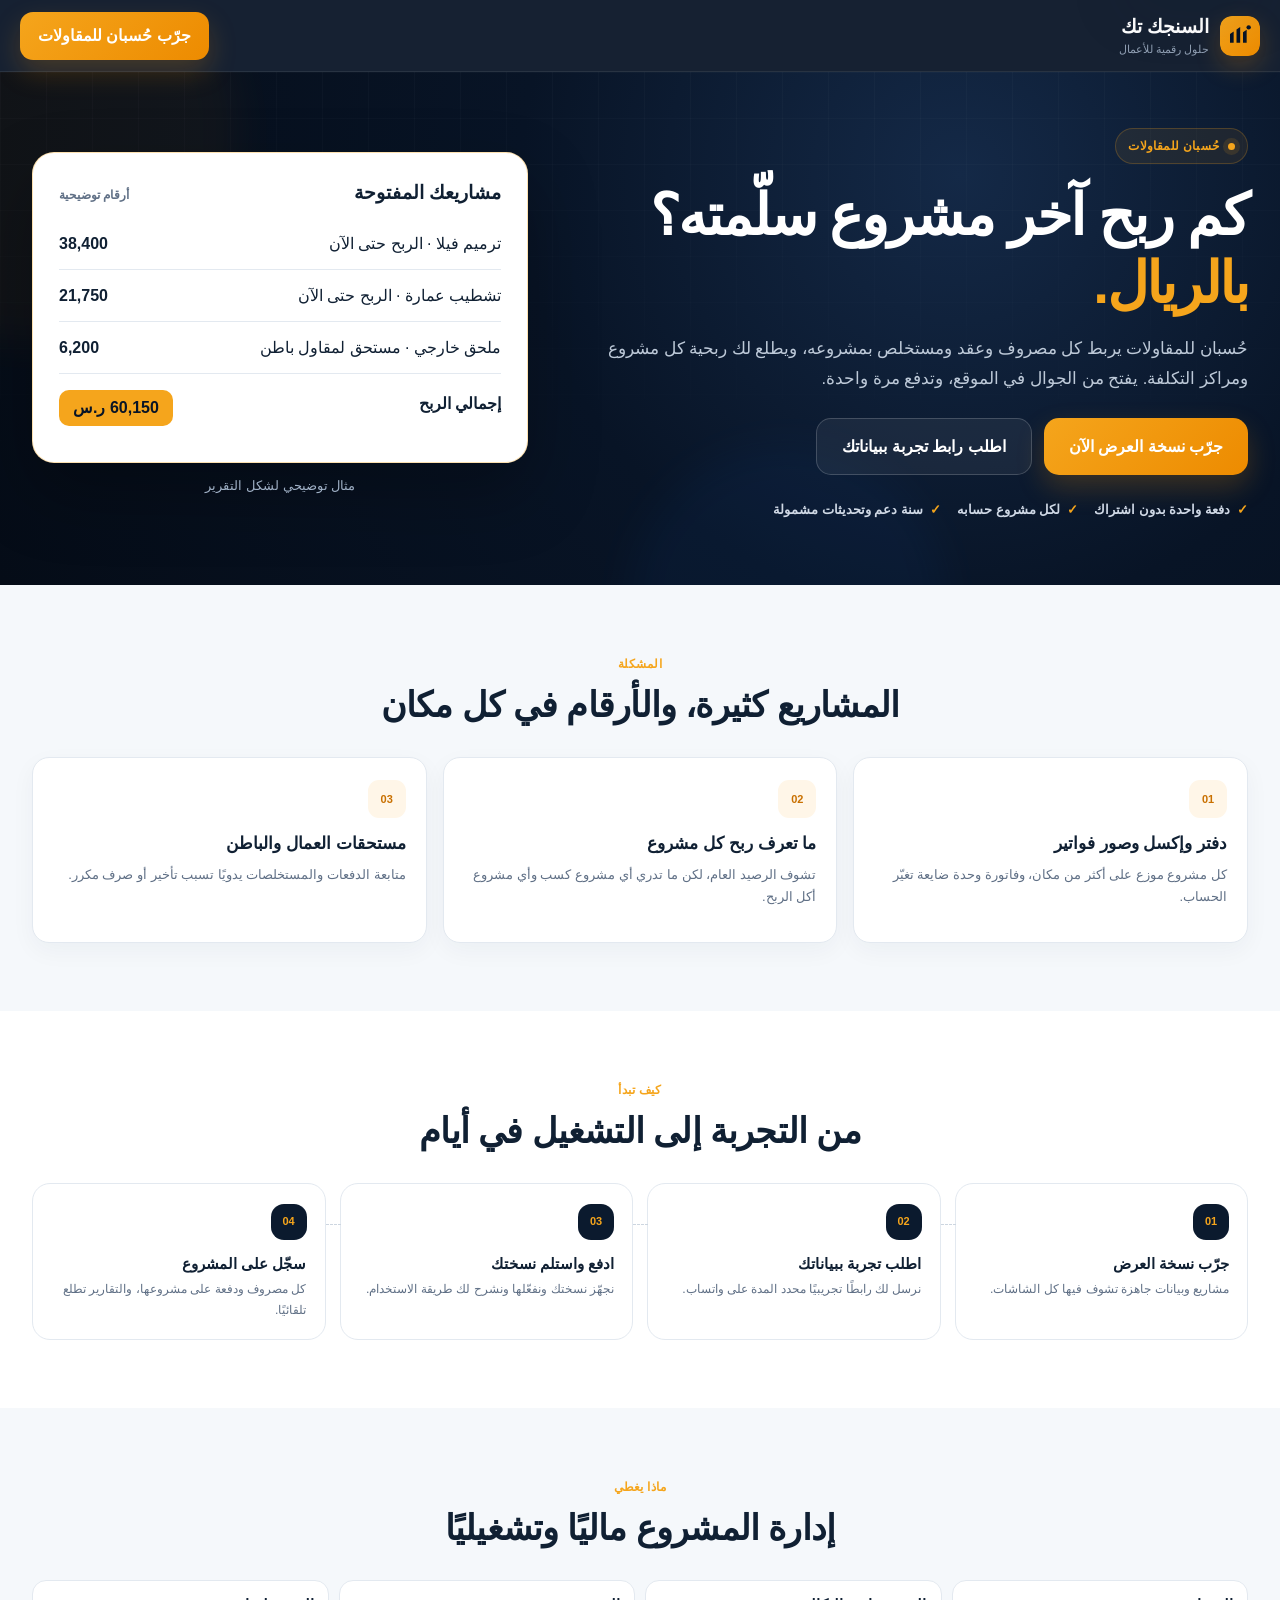
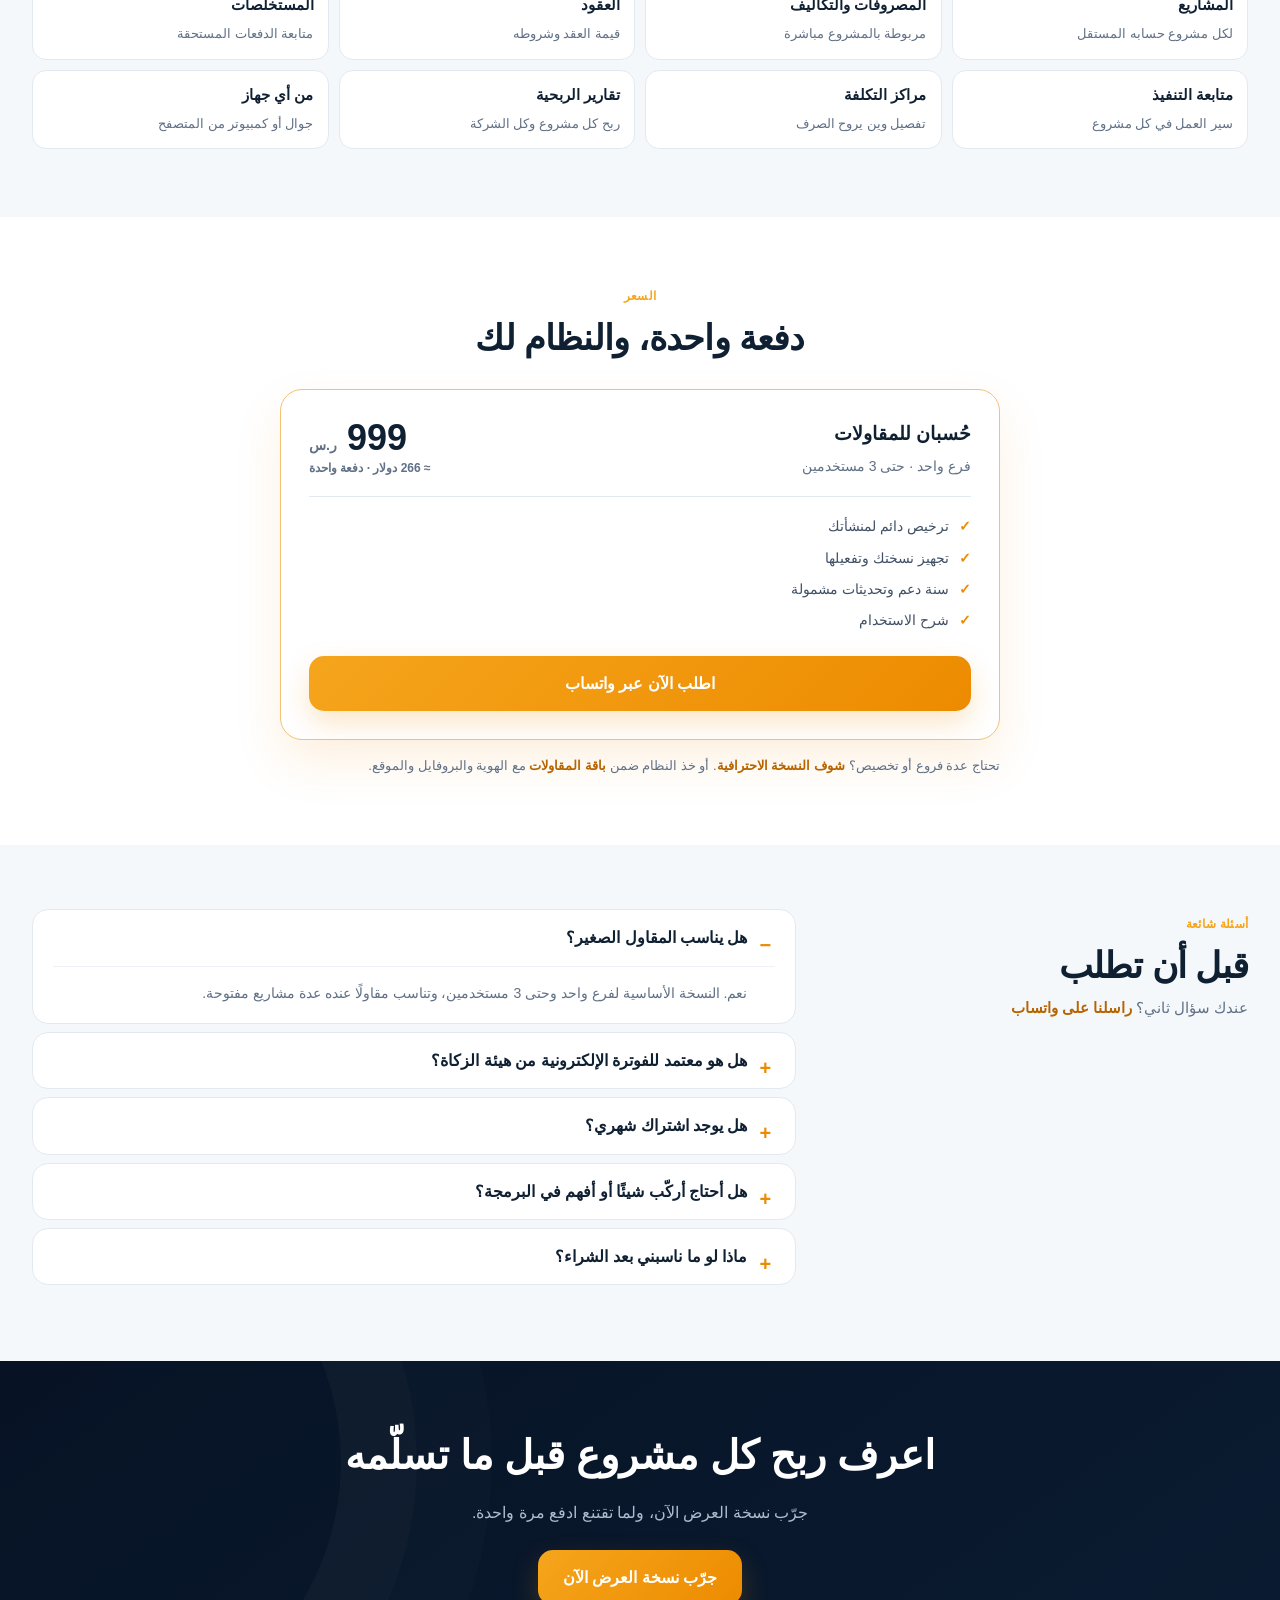
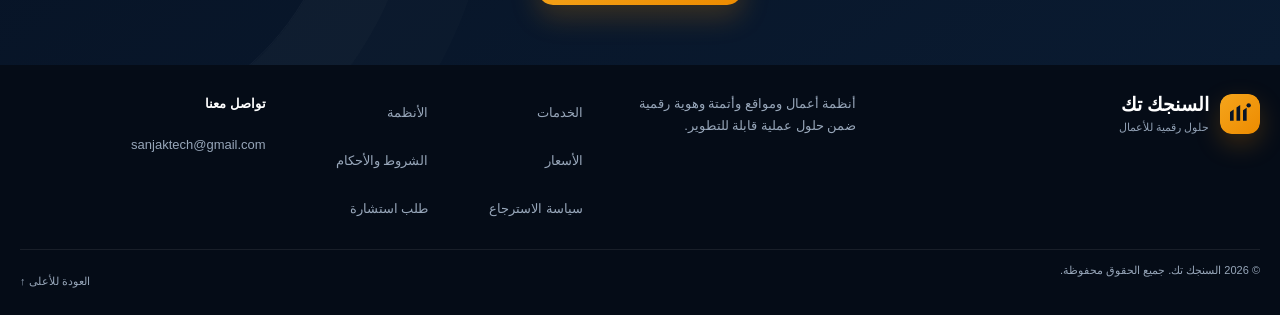
<file: hesban-contracting.html>
<!doctype html>
<html lang="ar" dir="rtl">
<head>
  <meta charset="utf-8">
  <meta name="viewport" content="width=device-width, initial-scale=1, viewport-fit=cover">
  <meta name="theme-color" content="#081426">
  <meta name="description" content="نظام للمقاولين يربط المصروفات والعقود والمستخلصات بكل مشروع، ويطلع لك ربحية كل مشروع. دفعة واحدة بدون اشتراك.">
  <meta http-equiv="Content-Security-Policy" content="default-src 'self'; base-uri 'self'; object-src 'none'; img-src 'self' data: https://*.google-analytics.com https://*.googletagmanager.com; media-src 'self'; style-src 'self'; script-src 'self' https://www.googletagmanager.com; connect-src 'self' https://*.google-analytics.com https://*.analytics.google.com https://*.googletagmanager.com; upgrade-insecure-requests">
  <title>حُسبان للمقاولات – ربح كل مشروع قدامك · دفعة واحدة</title>
  <link rel="icon" href="data:image/svg+xml,%3Csvg xmlns='http://www.w3.org/2000/svg' viewBox='0 0 64 64'%3E%3Crect width='64' height='64' rx='16' fill='%23081426'/%3E%3Cpath d='M18 44V30l6-4v18h-6Z' fill='%23f5a51c'/%3E%3Cpath d='M28 44V24l6-4v24h-6Z' fill='%23f5a51c'/%3E%3Cpath d='M38 44V28l6-4v20h-6Z' fill='%23f5a51c'/%3E%3Ccircle cx='46' cy='19' r='3.4' fill='%23f5a51c'/%3E%3C/svg%3E">
  <link rel="stylesheet" href="styles.css?v=20261127a">
  <link rel="stylesheet" href="store.css?v=20261127a">
  <meta property="og:title" content="حُسبان للمقاولات – ربح كل مشروع قدامك · دفعة واحدة">
  <meta property="og:description" content="نظام للمقاولين يربط المصروفات والعقود والمستخلصات بكل مشروع، ويطلع لك ربحية كل مشروع. دفعة واحدة بدون اشتراك.">
  <meta property="og:type" content="website">
  <link rel="canonical" href="https://sanjaktech.com/hesban-contracting.html">
  <meta property="og:url" content="https://sanjaktech.com/hesban-contracting.html">
  <meta property="og:image" content="https://sanjaktech.com/store-files/og-image.jpg">
  <meta name="twitter:card" content="summary_large_image">
  <script type="application/ld+json">{"@context": "https://schema.org", "@type": "SoftwareApplication", "name": "حُسبان للمقاولات", "applicationCategory": "BusinessApplication", "operatingSystem": "Web", "offers": {"@type": "Offer", "price": "999", "priceCurrency": "SAR"}, "provider": {"@id": "https://sanjaktech.com/#org", "@type": "Organization", "name": "السنجك تك", "url": "https://sanjaktech.com/"}, "url": "https://sanjaktech.com/hesban-contracting.html"}</script>
  <script type="application/ld+json">{"@context": "https://schema.org", "@type": "FAQPage", "mainEntity": [{"@type": "Question", "name": "هل يناسب المقاول الصغير؟", "acceptedAnswer": {"@type": "Answer", "text": "نعم. النسخة الأساسية لفرع واحد وحتى 3 مستخدمين، وتناسب مقاولًا عنده عدة مشاريع مفتوحة."}}, {"@type": "Question", "name": "هل هو معتمد للفوترة الإلكترونية من هيئة الزكاة؟", "acceptedAnswer": {"@type": "Answer", "text": "لا. حُسبان نظام إدارة وحسابات داخلية. الفاتورة الضريبية تصدر من نظام الكاشير أو الفوترة المعتمد عندك، وحُسبان يستورد مبيعاته ويحسب لك الربح والتكلفة."}}, {"@type": "Question", "name": "هل يوجد اشتراك شهري؟", "acceptedAnswer": {"@type": "Answer", "text": "لا. تدفع مرة واحدة وتحصل على ترخيص دائم لمنشأتك، مع سنة دعم وتحديثات مشمولة. بعد السنة تجديد الدعم اختياري بـ 20% من السعر، والنظام يستمر يعمل سواء جددت أو لا."}}, {"@type": "Question", "name": "هل أحتاج أركّب شيئًا أو أفهم في البرمجة؟", "acceptedAnswer": {"@type": "Answer", "text": "لا. يوصلك رابط جاهز يفتح من الجوال أو الكمبيوتر، ونجهّز لك النسخة ونشرحها لك."}}, {"@type": "Question", "name": "ماذا لو ما ناسبني بعد الشراء؟", "acceptedAnswer": {"@type": "Answer", "text": "جرّبه قبل الدفع. وإذا ما اشتغل حسب الوصف وما قدرنا نحل المشكلة، تسترجع المبلغ خلال 14 يومًا حسب سياسة الاسترجاع."}}]}</script>
  <script async src="https://www.googletagmanager.com/gtag/js?id=G-R4CYBJ6Y34"></script>
  <script src="analytics.js"></script>
</head>
<body class="store-page lp-page">
  <a class="skip-link" href="#main">تجاوز إلى المحتوى</a>

  <header class="site-header">
    <div class="container nav-wrap">
      <a class="brand" href="index.html#home" aria-label="السنجك تك - الصفحة الرئيسية">
        <svg class="brand-mark" viewBox="0 0 48 48" aria-hidden="true" focusable="false">
          <rect width="48" height="48" rx="13" fill="url(#eamarLogoHeader)"/>
          <path d="M12 32V21.5L16.4 18.6V32H12Z" fill="#081426"/>
          <path d="M19.8 32V16.2L24.2 13.2V32H19.8Z" fill="#081426"/>
          <path d="M27.6 32V19.4L32 16.4V32H27.6Z" fill="#081426"/>
          <circle cx="34.4" cy="13.6" r="2.6" fill="#081426"/>
          <defs>
            <linearGradient id="eamarLogoHeader" x1="0" y1="0" x2="48" y2="48" gradientUnits="userSpaceOnUse">
              <stop stop-color="#f5a51c"/>
              <stop offset="1" stop-color="#ed8b00"/>
            </linearGradient>
          </defs>
        </svg>
        <span class="brand-copy"><strong>السنجك تك</strong><small>حلول رقمية للأعمال</small></span>
      </a>
      <a class="btn btn-primary lp-head-cta" data-wa="أرغب في حُسبان للمقاولات" href="index.html#consultation">جرّب حُسبان للمقاولات</a>
    </div>
  </header>

  <main id="main">
    <section class="hero lp-hero" aria-labelledby="lp-title">
      <div class="hero-glow hero-glow-one" aria-hidden="true"></div>
      <div class="hero-glow hero-glow-two" aria-hidden="true"></div>
      <div class="container hero-grid lp-hero-grid">
        <div class="hero-copy lp-hero-copy">
          <span class="eyebrow"><span class="pulse-dot" aria-hidden="true"></span> حُسبان للمقاولات</span>
          <h1 id="lp-title">كم ربح آخر مشروع سلّمته؟ <span>بالريال.</span></h1>
          <p>حُسبان للمقاولات يربط كل مصروف وعقد ومستخلص بمشروعه، ويطلع لك ربحية كل مشروع ومراكز التكلفة. يفتح من الجوال في الموقع، وتدفع مرة واحدة.</p>
          <div class="hero-actions">
            <a class="btn btn-primary btn-lg" href="/try/muqawalat/" target="_blank" rel="noopener">جرّب نسخة العرض الآن</a>
            <a class="btn btn-ghost btn-lg" data-wa="أرغب في رابط تجربة لحُسبان للمقاولات" href="index.html#consultation">اطلب رابط تجربة ببياناتك</a>
          </div>
          <div class="trust-row" aria-label="مزايا العرض">
            <span>دفعة واحدة بدون اشتراك</span>
            <span>لكل مشروع حسابه</span>
            <span>سنة دعم وتحديثات مشمولة</span>
          </div>
        </div>
        <figure class="lp-ledger" aria-label="مثال توضيحي من شاشة التقرير">
          <div class="lp-ledger-card">
            <div class="lp-ledger-head"><b>مشاريعك المفتوحة</b><small>أرقام توضيحية</small></div>
            <div class="lp-ledger-row"><span>ترميم فيلا · الربح حتى الآن</span><b>38,400</b></div>
            <div class="lp-ledger-row"><span>تشطيب عمارة · الربح حتى الآن</span><b>21,750</b></div>
            <div class="lp-ledger-row"><span>ملحق خارجي · مستحق لمقاول باطن</span><b>6,200</b></div>
            <div class="lp-ledger-row lp-ledger-total"><span>إجمالي الربح</span><b>60,150 ر.س</b></div>
          </div>
          <figcaption>مثال توضيحي لشكل التقرير</figcaption>
        </figure>
      </div>
    </section>

    <section class="section section-soft" aria-labelledby="pain-title">
      <div class="container">
        <div class="section-heading">
          <span class="section-kicker">المشكلة</span>
          <h2 id="pain-title">المشاريع كثيرة، والأرقام في كل مكان</h2>
        </div>
        <div class="lp-pains">
          <article class="service-card"><div class="service-icon" aria-hidden="true"><span>01</span></div><h3>دفتر وإكسل وصور فواتير</h3><p>كل مشروع موزع على أكثر من مكان، وفاتورة وحدة ضايعة تغيّر الحساب.</p></article>
          <article class="service-card"><div class="service-icon" aria-hidden="true"><span>02</span></div><h3>ما تعرف ربح كل مشروع</h3><p>تشوف الرصيد العام، لكن ما تدري أي مشروع كسب وأي مشروع أكل الربح.</p></article>
          <article class="service-card"><div class="service-icon" aria-hidden="true"><span>03</span></div><h3>مستحقات العمال والباطن</h3><p>متابعة الدفعات والمستخلصات يدويًا تسبب تأخير أو صرف مكرر.</p></article>
        </div>
      </div>
    </section>

    <section class="section" id="how" aria-labelledby="how-title">
      <div class="container">
        <div class="section-heading">
          <span class="section-kicker">كيف تبدأ</span>
          <h2 id="how-title">من التجربة إلى التشغيل في أيام</h2>
        </div>
        <ol class="process-grid lp-steps">
          <li><span>01</span><h3>جرّب نسخة العرض</h3><p>مشاريع وبيانات جاهزة تشوف فيها كل الشاشات.</p></li>
          <li><span>02</span><h3>اطلب تجربة ببياناتك</h3><p>نرسل لك رابطًا تجريبيًا محدد المدة على واتساب.</p></li>
          <li><span>03</span><h3>ادفع واستلم نسختك</h3><p>نجهّز نسختك ونفعّلها ونشرح لك طريقة الاستخدام.</p></li>
          <li><span>04</span><h3>سجّل على المشروع</h3><p>كل مصروف ودفعة على مشروعها، والتقارير تطلع تلقائيًا.</p></li>
        </ol>
      </div>
    </section>

    <section class="section section-soft" aria-labelledby="feat-title">
      <div class="container">
        <div class="section-heading">
          <span class="section-kicker">ماذا يغطي</span>
          <h2 id="feat-title">إدارة المشروع ماليًا وتشغيليًا</h2>
        </div>
        <ul class="bot-features lp-features">
          <li><b>المشاريع</b><span>لكل مشروع حسابه المستقل</span></li>
          <li><b>المصروفات والتكاليف</b><span>مربوطة بالمشروع مباشرة</span></li>
          <li><b>العقود</b><span>قيمة العقد وشروطه</span></li>
          <li><b>المستخلصات</b><span>متابعة الدفعات المستحقة</span></li>
          <li><b>متابعة التنفيذ</b><span>سير العمل في كل مشروع</span></li>
          <li><b>مراكز التكلفة</b><span>تفصيل وين يروح الصرف</span></li>
          <li><b>تقارير الربحية</b><span>ربح كل مشروع وكل الشركة</span></li>
          <li><b>من أي جهاز</b><span>جوال أو كمبيوتر من المتصفح</span></li>
        </ul>
      </div>
    </section>

    <section class="section" id="offer" aria-labelledby="offer-title">
      <div class="container lp-offer">
        <div class="section-heading">
          <span class="section-kicker">السعر</span>
          <h2 id="offer-title">دفعة واحدة، والنظام لك</h2>
        </div>
        <div class="lp-price-card">
          <div class="lp-price-top">
            <div><span class="lp-plan">حُسبان للمقاولات</span><p>فرع واحد · حتى 3 مستخدمين</p></div>
            <strong>999 <small>ر.س</small><em>≈ 266 دولار · دفعة واحدة</em></strong>
          </div>
          <ul class="pk-list">
            <li>ترخيص دائم لمنشأتك</li>
            <li>تجهيز نسختك وتفعيلها</li>
            <li>سنة دعم وتحديثات مشمولة</li>
            <li>شرح الاستخدام</li>
          </ul>
          <a class="btn btn-primary btn-lg lp-price-cta" data-wa="أرغب في شراء النسخة الأساسية من حُسبان للمقاولات (999 ر.س)" href="index.html#consultation">اطلب الآن عبر واتساب</a>
        </div>
        <p class="lp-price-note">تحتاج عدة فروع أو تخصيص؟ <a href="store.html#systems">شوف النسخة الاحترافية</a>. أو خذ النظام ضمن <a href="store.html">باقة المقاولات</a> مع الهوية والبروفايل والموقع.</p>
      </div>
    </section>

    <section class="section faq-section" aria-labelledby="lp-faq-title">
      <div class="container faq-layout">
        <div class="faq-intro">
          <span class="section-kicker">أسئلة شائعة</span>
          <h2 id="lp-faq-title">قبل أن تطلب</h2>
          <p>عندك سؤال ثاني؟ <a class="lp-inline-wa" data-wa="عندي سؤال عن حُسبان للمقاولات" href="index.html#consultation">راسلنا على واتساب</a></p>
        </div>
        <div class="accordion">
          <details open><summary>هل يناسب المقاول الصغير؟</summary><p>نعم. النسخة الأساسية لفرع واحد وحتى 3 مستخدمين، وتناسب مقاولًا عنده عدة مشاريع مفتوحة.</p></details>
          <details><summary>هل هو معتمد للفوترة الإلكترونية من هيئة الزكاة؟</summary><p>لا. حُسبان نظام إدارة وحسابات داخلية. الفاتورة الضريبية تصدر من نظام الكاشير أو الفوترة المعتمد عندك، وحُسبان يستورد مبيعاته ويحسب لك الربح والتكلفة.</p></details>
          <details><summary>هل يوجد اشتراك شهري؟</summary><p>لا. تدفع مرة واحدة وتحصل على ترخيص دائم لمنشأتك، مع سنة دعم وتحديثات مشمولة. بعد السنة تجديد الدعم اختياري بـ 20% من السعر، والنظام يستمر يعمل سواء جددت أو لا.</p></details>
          <details><summary>هل أحتاج أركّب شيئًا أو أفهم في البرمجة؟</summary><p>لا. يوصلك رابط جاهز يفتح من الجوال أو الكمبيوتر، ونجهّز لك النسخة ونشرحها لك.</p></details>
          <details><summary>ماذا لو ما ناسبني بعد الشراء؟</summary><p>جرّبه قبل الدفع. وإذا ما اشتغل حسب الوصف وما قدرنا نحل المشكلة، تسترجع المبلغ خلال 14 يومًا حسب <a href="store-refund.html">سياسة الاسترجاع</a>.</p></details>
        </div>
      </div>
    </section>

    <section class="section dark-section lp-final" aria-labelledby="final-title">
      <div class="container lp-final-inner">
        <h2 id="final-title">اعرف ربح كل مشروع قبل ما تسلّمه</h2>
        <p>جرّب نسخة العرض الآن، ولما تقتنع ادفع مرة واحدة.</p>
        <a class="btn btn-primary btn-lg" href="/try/muqawalat/" target="_blank" rel="noopener">جرّب نسخة العرض الآن</a>
      </div>
    </section>
  </main>

  <div class="lp-sticky" aria-hidden="false">
    <a class="btn btn-primary" data-wa="أرغب في رابط تجربة لحُسبان للمقاولات" href="index.html#consultation">اطلب تجربة · 999 ر.س</a>
  </div>

  <footer class="site-footer">
    <div class="container footer-main">
      <a class="brand footer-brand" href="index.html#home" aria-label="السنجك تك - الصفحة الرئيسية">
        <svg class="brand-mark" viewBox="0 0 48 48" aria-hidden="true" focusable="false">
          <rect width="48" height="48" rx="13" fill="url(#eamarLogoFooter)"/>
          <path d="M12 32V21.5L16.4 18.6V32H12Z" fill="#081426"/>
          <path d="M19.8 32V16.2L24.2 13.2V32H19.8Z" fill="#081426"/>
          <path d="M27.6 32V19.4L32 16.4V32H27.6Z" fill="#081426"/>
          <circle cx="34.4" cy="13.6" r="2.6" fill="#081426"/>
          <defs>
            <linearGradient id="eamarLogoFooter" x1="0" y1="0" x2="48" y2="48" gradientUnits="userSpaceOnUse">
              <stop stop-color="#f5a51c"/>
              <stop offset="1" stop-color="#ed8b00"/>
            </linearGradient>
          </defs>
        </svg>
        <span class="brand-copy"><strong>السنجك تك</strong><small>حلول رقمية للأعمال</small></span>
      </a>
      <p>أنظمة أعمال ومواقع وأتمتة وهوية رقمية ضمن حلول عملية قابلة للتطوير.</p>
      <nav aria-label="روابط التذييل">
        <a href="index.html#services">الخدمات</a>
        <a href="index.html#systems">الأنظمة</a>
        <a href="store.html">الأسعار</a>
        <a href="store-terms.html">الشروط والأحكام</a>
        <a href="store-refund.html">سياسة الاسترجاع</a>
        <a href="index.html#consultation">طلب استشارة</a>
      </nav>
      <div class="footer-contact" aria-label="التواصل المباشر">
        <strong>تواصل معنا</strong>
        <a href="mailto:sanjaktech@gmail.com">sanjaktech@gmail.com</a>
      </div>
    </div>
    <div class="container footer-bottom">
      <span>© 2026 السنجك تك. جميع الحقوق محفوظة.</span>
      <a href="#main">العودة للأعلى ↑</a>
    </div>
  </footer>
  <script src="store.js?v=20261126c" defer></script>
</body>
</html>
</file>
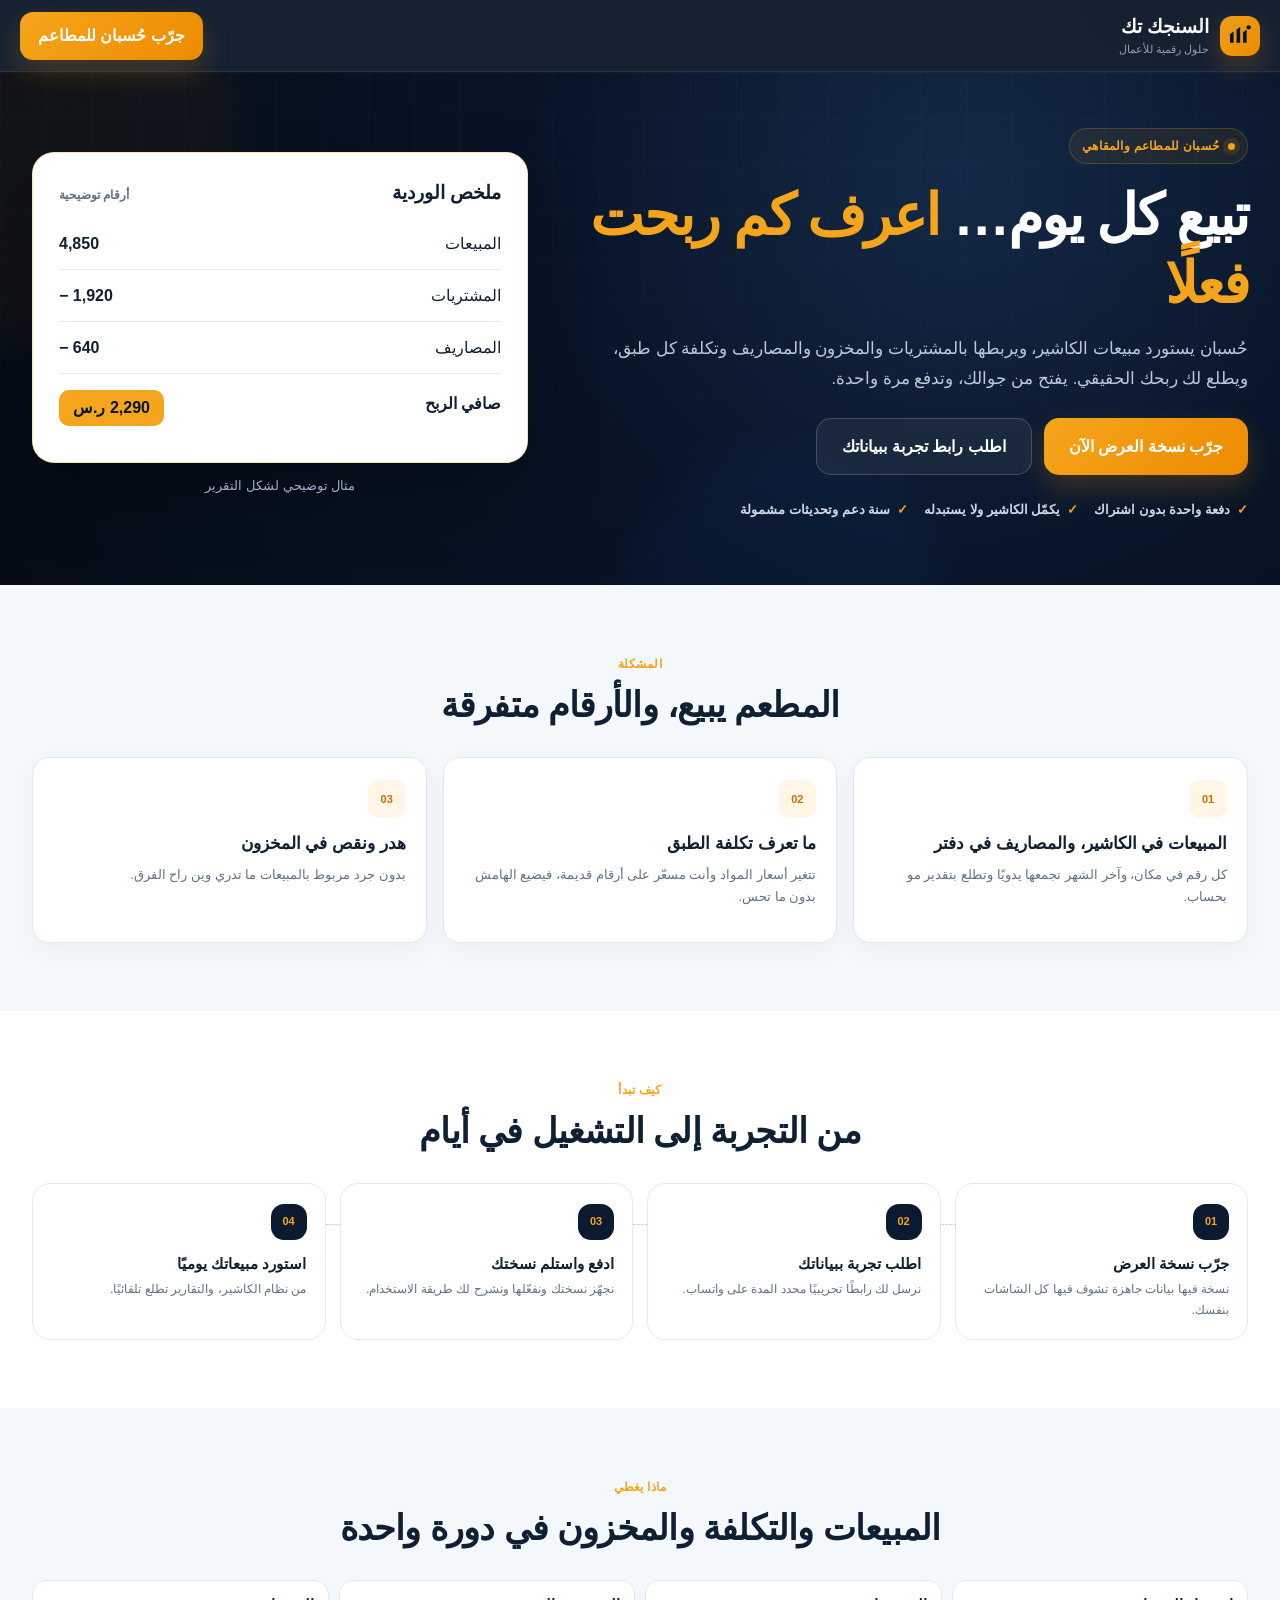
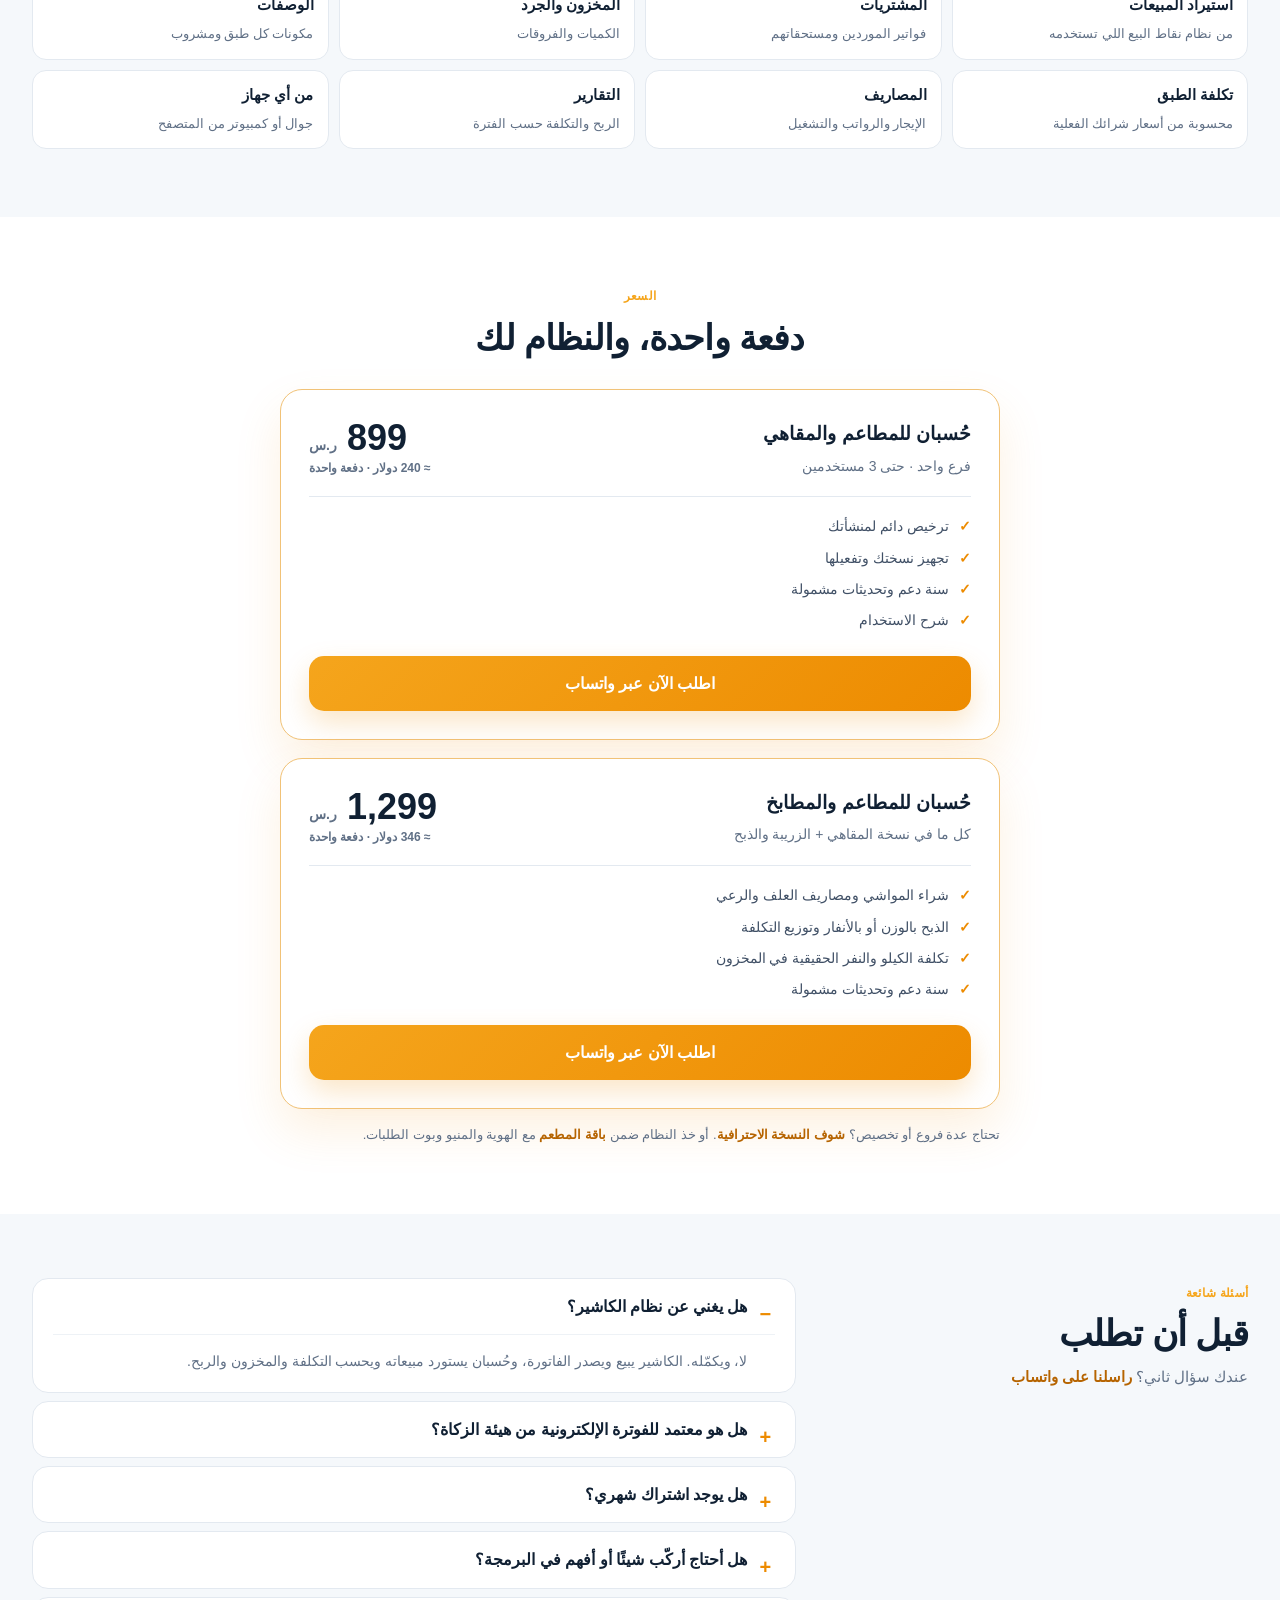
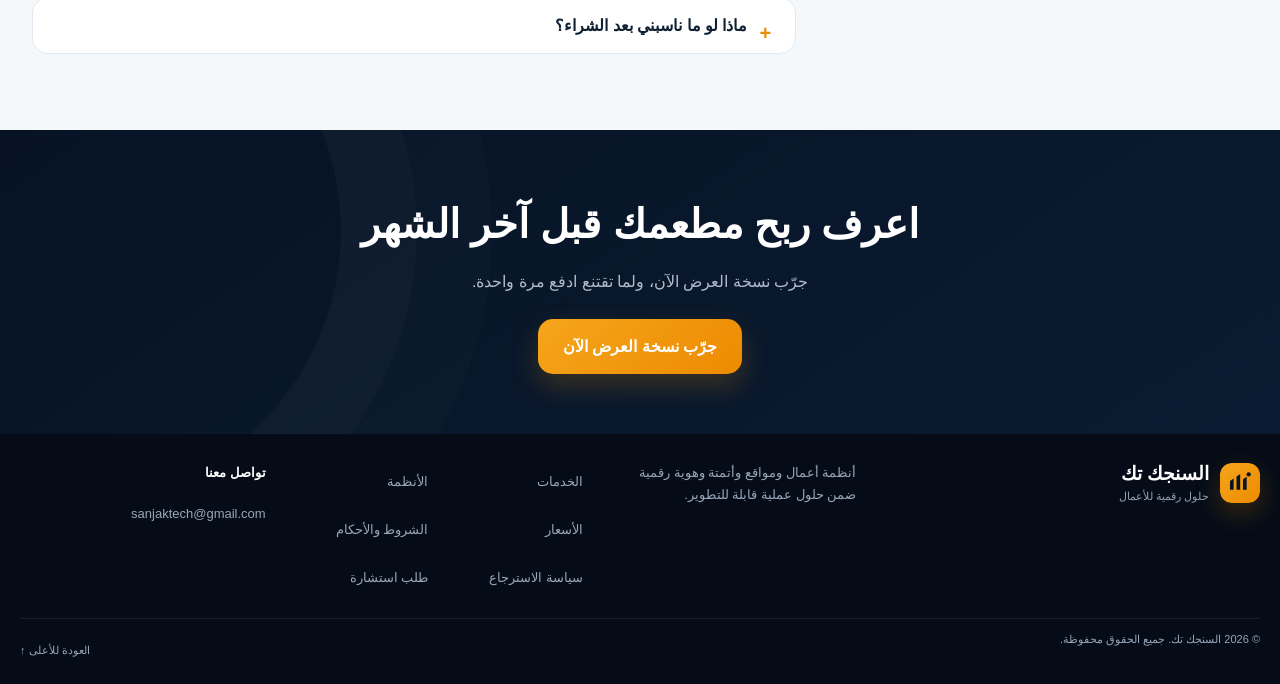
<file: hesban-restaurants.html>
<!doctype html>
<html lang="ar" dir="rtl">
<head>
  <meta charset="utf-8">
  <meta name="viewport" content="width=device-width, initial-scale=1, viewport-fit=cover">
  <meta name="theme-color" content="#081426">
  <meta name="description" content="نظام حسابات للمطاعم والمقاهي: يستورد مبيعات الكاشير ويحسب تكلفة الطبق والمخزون والمصاريف، ويطلع لك ربحك الحقيقي. دفعة واحدة بدون اشتراك.">
  <meta http-equiv="Content-Security-Policy" content="default-src 'self'; base-uri 'self'; object-src 'none'; img-src 'self' data: https://*.google-analytics.com https://*.googletagmanager.com; media-src 'self'; style-src 'self'; script-src 'self' https://www.googletagmanager.com; connect-src 'self' https://*.google-analytics.com https://*.analytics.google.com https://*.googletagmanager.com; upgrade-insecure-requests">
  <title>حُسبان للمطاعم – اعرف ربحك الحقيقي يوم بيوم · دفعة واحدة</title>
  <link rel="icon" href="data:image/svg+xml,%3Csvg xmlns='http://www.w3.org/2000/svg' viewBox='0 0 64 64'%3E%3Crect width='64' height='64' rx='16' fill='%23081426'/%3E%3Cpath d='M18 44V30l6-4v18h-6Z' fill='%23f5a51c'/%3E%3Cpath d='M28 44V24l6-4v24h-6Z' fill='%23f5a51c'/%3E%3Cpath d='M38 44V28l6-4v20h-6Z' fill='%23f5a51c'/%3E%3Ccircle cx='46' cy='19' r='3.4' fill='%23f5a51c'/%3E%3C/svg%3E">
  <link rel="stylesheet" href="styles.css?v=20261127a">
  <link rel="stylesheet" href="store.css?v=20261127a">
  <meta property="og:title" content="حُسبان للمطاعم – اعرف ربحك الحقيقي يوم بيوم · دفعة واحدة">
  <meta property="og:description" content="نظام حسابات للمطاعم والمقاهي: يستورد مبيعات الكاشير ويحسب تكلفة الطبق والمخزون والمصاريف، ويطلع لك ربحك الحقيقي. دفعة واحدة بدون اشتراك.">
  <meta property="og:type" content="website">
  <link rel="canonical" href="https://sanjaktech.com/hesban-restaurants.html">
  <meta property="og:url" content="https://sanjaktech.com/hesban-restaurants.html">
  <meta property="og:image" content="https://sanjaktech.com/store-files/og-image.jpg">
  <meta name="twitter:card" content="summary_large_image">
  <script type="application/ld+json">{"@context": "https://schema.org", "@type": "SoftwareApplication", "name": "حُسبان للمطاعم", "applicationCategory": "BusinessApplication", "operatingSystem": "Web", "offers": {"@type": "Offer", "price": "899", "priceCurrency": "SAR"}, "provider": {"@id": "https://sanjaktech.com/#org", "@type": "Organization", "name": "السنجك تك", "url": "https://sanjaktech.com/"}, "url": "https://sanjaktech.com/hesban-restaurants.html"}</script>
  <script type="application/ld+json">{"@context": "https://schema.org", "@type": "FAQPage", "mainEntity": [{"@type": "Question", "name": "هل يغني عن نظام الكاشير؟", "acceptedAnswer": {"@type": "Answer", "text": "لا، ويكمّله. الكاشير يبيع ويصدر الفاتورة، وحُسبان يستورد مبيعاته ويحسب التكلفة والمخزون والربح."}}, {"@type": "Question", "name": "هل هو معتمد للفوترة الإلكترونية من هيئة الزكاة؟", "acceptedAnswer": {"@type": "Answer", "text": "لا. حُسبان نظام إدارة وحسابات داخلية. الفاتورة الضريبية تصدر من نظام الكاشير أو الفوترة المعتمد عندك، وحُسبان يستورد مبيعاته ويحسب لك الربح والتكلفة."}}, {"@type": "Question", "name": "هل يوجد اشتراك شهري؟", "acceptedAnswer": {"@type": "Answer", "text": "لا. تدفع مرة واحدة وتحصل على ترخيص دائم لمنشأتك، مع سنة دعم وتحديثات مشمولة. بعد السنة تجديد الدعم اختياري بـ 20% من السعر، والنظام يستمر يعمل سواء جددت أو لا."}}, {"@type": "Question", "name": "هل أحتاج أركّب شيئًا أو أفهم في البرمجة؟", "acceptedAnswer": {"@type": "Answer", "text": "لا. يوصلك رابط جاهز يفتح من الجوال أو الكمبيوتر، ونجهّز لك النسخة ونشرحها لك."}}, {"@type": "Question", "name": "ماذا لو ما ناسبني بعد الشراء؟", "acceptedAnswer": {"@type": "Answer", "text": "جرّبه قبل الدفع. وإذا ما اشتغل حسب الوصف وما قدرنا نحل المشكلة، تسترجع المبلغ خلال 14 يومًا حسب سياسة الاسترجاع."}}]}</script>
  <script async src="https://www.googletagmanager.com/gtag/js?id=G-R4CYBJ6Y34"></script>
  <script src="analytics.js"></script>
</head>
<body class="store-page lp-page">
  <a class="skip-link" href="#main">تجاوز إلى المحتوى</a>

  <header class="site-header">
    <div class="container nav-wrap">
      <a class="brand" href="index.html#home" aria-label="السنجك تك - الصفحة الرئيسية">
        <svg class="brand-mark" viewBox="0 0 48 48" aria-hidden="true" focusable="false">
          <rect width="48" height="48" rx="13" fill="url(#eamarLogoHeader)"/>
          <path d="M12 32V21.5L16.4 18.6V32H12Z" fill="#081426"/>
          <path d="M19.8 32V16.2L24.2 13.2V32H19.8Z" fill="#081426"/>
          <path d="M27.6 32V19.4L32 16.4V32H27.6Z" fill="#081426"/>
          <circle cx="34.4" cy="13.6" r="2.6" fill="#081426"/>
          <defs>
            <linearGradient id="eamarLogoHeader" x1="0" y1="0" x2="48" y2="48" gradientUnits="userSpaceOnUse">
              <stop stop-color="#f5a51c"/>
              <stop offset="1" stop-color="#ed8b00"/>
            </linearGradient>
          </defs>
        </svg>
        <span class="brand-copy"><strong>السنجك تك</strong><small>حلول رقمية للأعمال</small></span>
      </a>
      <a class="btn btn-primary lp-head-cta" data-wa="أرغب في حُسبان للمطاعم" href="index.html#consultation">جرّب حُسبان للمطاعم</a>
    </div>
  </header>

  <main id="main">
    <section class="hero lp-hero" aria-labelledby="lp-title">
      <div class="hero-glow hero-glow-one" aria-hidden="true"></div>
      <div class="hero-glow hero-glow-two" aria-hidden="true"></div>
      <div class="container hero-grid lp-hero-grid">
        <div class="hero-copy lp-hero-copy">
          <span class="eyebrow"><span class="pulse-dot" aria-hidden="true"></span> حُسبان للمطاعم والمقاهي</span>
          <h1 id="lp-title">تبيع كل يوم… <span>اعرف كم ربحت فعلًا</span></h1>
          <p>حُسبان يستورد مبيعات الكاشير، ويربطها بالمشتريات والمخزون والمصاريف وتكلفة كل طبق، ويطلع لك ربحك الحقيقي. يفتح من جوالك، وتدفع مرة واحدة.</p>
          <div class="hero-actions">
            <a class="btn btn-primary btn-lg" href="https://script.google.com/macros/s/AKfycbxArWRh72u6wqfm6PaH0T5X0dD4GQx90vS5pixncerapzP_ICIFHB_ulTT2svrFmVgg/exec?demoToken=d91c993f9b04019f8b8b9a0ef5a1943be07af2d46898ebbadb1899386853d5ac" target="_blank" rel="noopener">جرّب نسخة العرض الآن</a>
            <a class="btn btn-ghost btn-lg" data-wa="أرغب في رابط تجربة لحُسبان للمطاعم" href="index.html#consultation">اطلب رابط تجربة ببياناتك</a>
          </div>
          <div class="trust-row" aria-label="مزايا العرض">
            <span>دفعة واحدة بدون اشتراك</span>
            <span>يكمّل الكاشير ولا يستبدله</span>
            <span>سنة دعم وتحديثات مشمولة</span>
          </div>
        </div>
        <figure class="lp-ledger" aria-label="مثال توضيحي من شاشة التقرير">
          <div class="lp-ledger-card">
            <div class="lp-ledger-head"><b>ملخص الوردية</b><small>أرقام توضيحية</small></div>
            <div class="lp-ledger-row"><span>المبيعات</span><b>4,850</b></div>
            <div class="lp-ledger-row"><span>المشتريات</span><b>1,920 −</b></div>
            <div class="lp-ledger-row"><span>المصاريف</span><b>640 −</b></div>
            <div class="lp-ledger-row lp-ledger-total"><span>صافي الربح</span><b>2,290 ر.س</b></div>
          </div>
          <figcaption>مثال توضيحي لشكل التقرير</figcaption>
        </figure>
      </div>
    </section>

    <section class="section section-soft" aria-labelledby="pain-title">
      <div class="container">
        <div class="section-heading">
          <span class="section-kicker">المشكلة</span>
          <h2 id="pain-title">المطعم يبيع، والأرقام متفرقة</h2>
        </div>
        <div class="lp-pains">
          <article class="service-card"><div class="service-icon" aria-hidden="true"><span>01</span></div><h3>المبيعات في الكاشير، والمصاريف في دفتر</h3><p>كل رقم في مكان، وآخر الشهر تجمعها يدويًا وتطلع بتقدير مو بحساب.</p></article>
          <article class="service-card"><div class="service-icon" aria-hidden="true"><span>02</span></div><h3>ما تعرف تكلفة الطبق</h3><p>تتغير أسعار المواد وأنت مسعّر على أرقام قديمة، فيضيع الهامش بدون ما تحس.</p></article>
          <article class="service-card"><div class="service-icon" aria-hidden="true"><span>03</span></div><h3>هدر ونقص في المخزون</h3><p>بدون جرد مربوط بالمبيعات ما تدري وين راح الفرق.</p></article>
        </div>
      </div>
    </section>

    <section class="section" id="how" aria-labelledby="how-title">
      <div class="container">
        <div class="section-heading">
          <span class="section-kicker">كيف تبدأ</span>
          <h2 id="how-title">من التجربة إلى التشغيل في أيام</h2>
        </div>
        <ol class="process-grid lp-steps">
          <li><span>01</span><h3>جرّب نسخة العرض</h3><p>نسخة فيها بيانات جاهزة تشوف فيها كل الشاشات بنفسك.</p></li>
          <li><span>02</span><h3>اطلب تجربة ببياناتك</h3><p>نرسل لك رابطًا تجريبيًا محدد المدة على واتساب.</p></li>
          <li><span>03</span><h3>ادفع واستلم نسختك</h3><p>نجهّز نسختك ونفعّلها ونشرح لك طريقة الاستخدام.</p></li>
          <li><span>04</span><h3>استورد مبيعاتك يوميًا</h3><p>من نظام الكاشير، والتقارير تطلع تلقائيًا.</p></li>
        </ol>
      </div>
    </section>

    <section class="section section-soft" aria-labelledby="feat-title">
      <div class="container">
        <div class="section-heading">
          <span class="section-kicker">ماذا يغطي</span>
          <h2 id="feat-title">المبيعات والتكلفة والمخزون في دورة واحدة</h2>
        </div>
        <ul class="bot-features lp-features">
          <li><b>استيراد المبيعات</b><span>من نظام نقاط البيع اللي تستخدمه</span></li>
          <li><b>المشتريات</b><span>فواتير الموردين ومستحقاتهم</span></li>
          <li><b>المخزون والجرد</b><span>الكميات والفروقات</span></li>
          <li><b>الوصفات</b><span>مكونات كل طبق ومشروب</span></li>
          <li><b>تكلفة الطبق</b><span>محسوبة من أسعار شرائك الفعلية</span></li>
          <li><b>المصاريف</b><span>الإيجار والرواتب والتشغيل</span></li>
          <li><b>التقارير</b><span>الربح والتكلفة حسب الفترة</span></li>
          <li><b>من أي جهاز</b><span>جوال أو كمبيوتر من المتصفح</span></li>
        </ul>
      </div>
    </section>

    <section class="section" id="offer" aria-labelledby="offer-title">
      <div class="container lp-offer">
        <div class="section-heading">
          <span class="section-kicker">السعر</span>
          <h2 id="offer-title">دفعة واحدة، والنظام لك</h2>
        </div>
        <div class="lp-price-card">
          <div class="lp-price-top">
            <div><span class="lp-plan">حُسبان للمطاعم والمقاهي</span><p>فرع واحد · حتى 3 مستخدمين</p></div>
            <strong>899 <small>ر.س</small><em>≈ 240 دولار · دفعة واحدة</em></strong>
          </div>
          <ul class="pk-list">
            <li>ترخيص دائم لمنشأتك</li>
            <li>تجهيز نسختك وتفعيلها</li>
            <li>سنة دعم وتحديثات مشمولة</li>
            <li>شرح الاستخدام</li>
          </ul>
          <a class="btn btn-primary btn-lg lp-price-cta" data-wa="أرغب في شراء النسخة الأساسية من حُسبان للمطاعم والمقاهي (899 ر.س)" href="index.html#consultation">اطلب الآن عبر واتساب</a>
        </div>
        <div class="lp-price-card">
          <div class="lp-price-top">
            <div><span class="lp-plan">حُسبان للمطاعم والمطابخ</span><p>كل ما في نسخة المقاهي + الزريبة والذبح</p></div>
            <strong>1,299 <small>ر.س</small><em>≈ 346 دولار · دفعة واحدة</em></strong>
          </div>
          <ul class="pk-list">
            <li>شراء المواشي ومصاريف العلف والرعي</li>
            <li>الذبح بالوزن أو بالأنفار وتوزيع التكلفة</li>
            <li>تكلفة الكيلو والنفر الحقيقية في المخزون</li>
            <li>سنة دعم وتحديثات مشمولة</li>
          </ul>
          <a class="btn btn-primary btn-lg lp-price-cta" data-wa="أرغب في شراء النسخة الأساسية من حُسبان للمطاعم والمطابخ (1,299 ر.س)" href="index.html#consultation">اطلب الآن عبر واتساب</a>
        </div>
        <p class="lp-price-note">تحتاج عدة فروع أو تخصيص؟ <a href="store.html#systems">شوف النسخة الاحترافية</a>. أو خذ النظام ضمن <a href="store.html">باقة المطعم</a> مع الهوية والمنيو وبوت الطلبات.</p>
      </div>
    </section>

    <section class="section faq-section" aria-labelledby="lp-faq-title">
      <div class="container faq-layout">
        <div class="faq-intro">
          <span class="section-kicker">أسئلة شائعة</span>
          <h2 id="lp-faq-title">قبل أن تطلب</h2>
          <p>عندك سؤال ثاني؟ <a class="lp-inline-wa" data-wa="عندي سؤال عن حُسبان للمطاعم" href="index.html#consultation">راسلنا على واتساب</a></p>
        </div>
        <div class="accordion">
          <details open><summary>هل يغني عن نظام الكاشير؟</summary><p>لا، ويكمّله. الكاشير يبيع ويصدر الفاتورة، وحُسبان يستورد مبيعاته ويحسب التكلفة والمخزون والربح.</p></details>
          <details><summary>هل هو معتمد للفوترة الإلكترونية من هيئة الزكاة؟</summary><p>لا. حُسبان نظام إدارة وحسابات داخلية. الفاتورة الضريبية تصدر من نظام الكاشير أو الفوترة المعتمد عندك، وحُسبان يستورد مبيعاته ويحسب لك الربح والتكلفة.</p></details>
          <details><summary>هل يوجد اشتراك شهري؟</summary><p>لا. تدفع مرة واحدة وتحصل على ترخيص دائم لمنشأتك، مع سنة دعم وتحديثات مشمولة. بعد السنة تجديد الدعم اختياري بـ 20% من السعر، والنظام يستمر يعمل سواء جددت أو لا.</p></details>
          <details><summary>هل أحتاج أركّب شيئًا أو أفهم في البرمجة؟</summary><p>لا. يوصلك رابط جاهز يفتح من الجوال أو الكمبيوتر، ونجهّز لك النسخة ونشرحها لك.</p></details>
          <details><summary>ماذا لو ما ناسبني بعد الشراء؟</summary><p>جرّبه قبل الدفع. وإذا ما اشتغل حسب الوصف وما قدرنا نحل المشكلة، تسترجع المبلغ خلال 14 يومًا حسب <a href="store-refund.html">سياسة الاسترجاع</a>.</p></details>
        </div>
      </div>
    </section>

    <section class="section dark-section lp-final" aria-labelledby="final-title">
      <div class="container lp-final-inner">
        <h2 id="final-title">اعرف ربح مطعمك قبل آخر الشهر</h2>
        <p>جرّب نسخة العرض الآن، ولما تقتنع ادفع مرة واحدة.</p>
        <a class="btn btn-primary btn-lg" href="https://script.google.com/macros/s/AKfycbxArWRh72u6wqfm6PaH0T5X0dD4GQx90vS5pixncerapzP_ICIFHB_ulTT2svrFmVgg/exec?demoToken=d91c993f9b04019f8b8b9a0ef5a1943be07af2d46898ebbadb1899386853d5ac" target="_blank" rel="noopener">جرّب نسخة العرض الآن</a>
      </div>
    </section>
  </main>

  <div class="lp-sticky" aria-hidden="false">
    <a class="btn btn-primary" data-wa="أرغب في رابط تجربة لحُسبان للمطاعم" href="index.html#consultation">اطلب تجربة · 899 ر.س</a>
  </div>

  <footer class="site-footer">
    <div class="container footer-main">
      <a class="brand footer-brand" href="index.html#home" aria-label="السنجك تك - الصفحة الرئيسية">
        <svg class="brand-mark" viewBox="0 0 48 48" aria-hidden="true" focusable="false">
          <rect width="48" height="48" rx="13" fill="url(#eamarLogoFooter)"/>
          <path d="M12 32V21.5L16.4 18.6V32H12Z" fill="#081426"/>
          <path d="M19.8 32V16.2L24.2 13.2V32H19.8Z" fill="#081426"/>
          <path d="M27.6 32V19.4L32 16.4V32H27.6Z" fill="#081426"/>
          <circle cx="34.4" cy="13.6" r="2.6" fill="#081426"/>
          <defs>
            <linearGradient id="eamarLogoFooter" x1="0" y1="0" x2="48" y2="48" gradientUnits="userSpaceOnUse">
              <stop stop-color="#f5a51c"/>
              <stop offset="1" stop-color="#ed8b00"/>
            </linearGradient>
          </defs>
        </svg>
        <span class="brand-copy"><strong>السنجك تك</strong><small>حلول رقمية للأعمال</small></span>
      </a>
      <p>أنظمة أعمال ومواقع وأتمتة وهوية رقمية ضمن حلول عملية قابلة للتطوير.</p>
      <nav aria-label="روابط التذييل">
        <a href="index.html#services">الخدمات</a>
        <a href="index.html#systems">الأنظمة</a>
        <a href="store.html">الأسعار</a>
        <a href="store-terms.html">الشروط والأحكام</a>
        <a href="store-refund.html">سياسة الاسترجاع</a>
        <a href="index.html#consultation">طلب استشارة</a>
      </nav>
      <div class="footer-contact" aria-label="التواصل المباشر">
        <strong>تواصل معنا</strong>
        <a href="mailto:sanjaktech@gmail.com">sanjaktech@gmail.com</a>
      </div>
    </div>
    <div class="container footer-bottom">
      <span>© 2026 السنجك تك. جميع الحقوق محفوظة.</span>
      <a href="#main">العودة للأعلى ↑</a>
    </div>
  </footer>
  <script src="store.js?v=20261126c" defer></script>
</body>
</html>
</file>
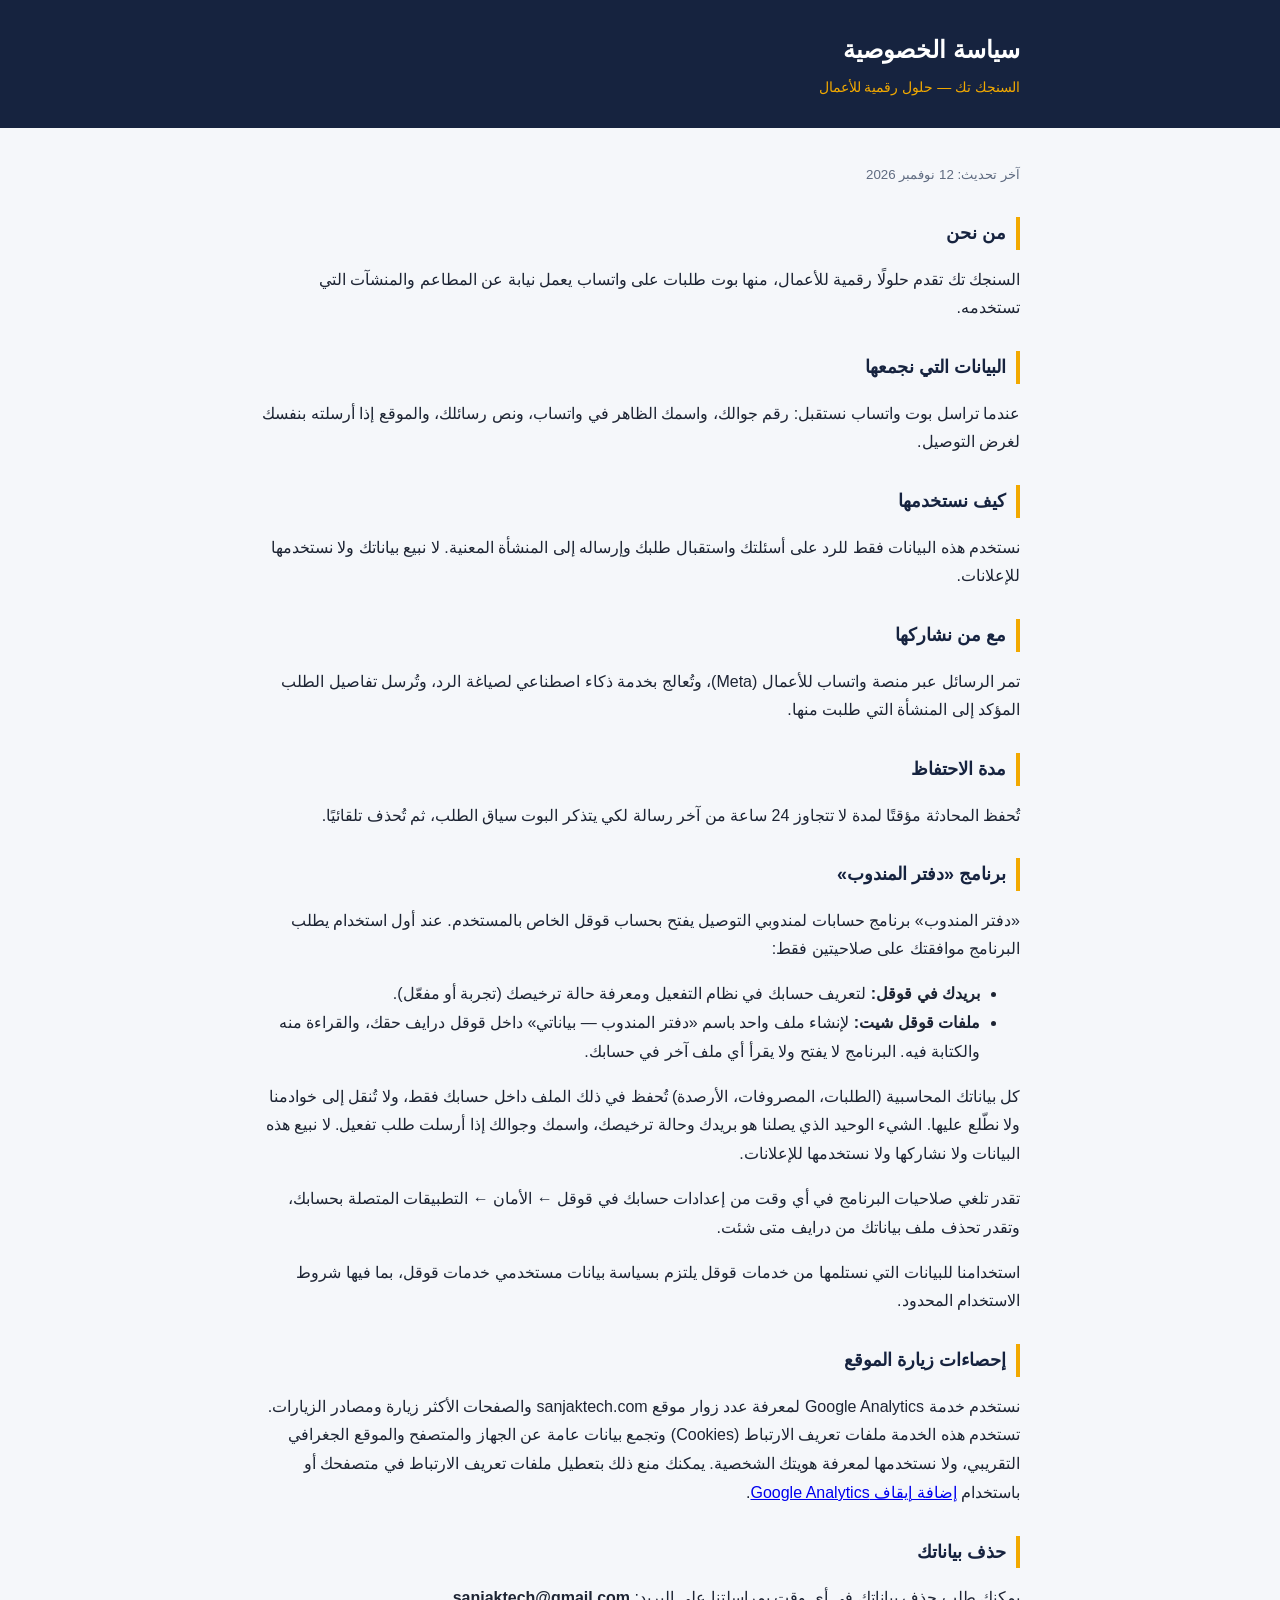
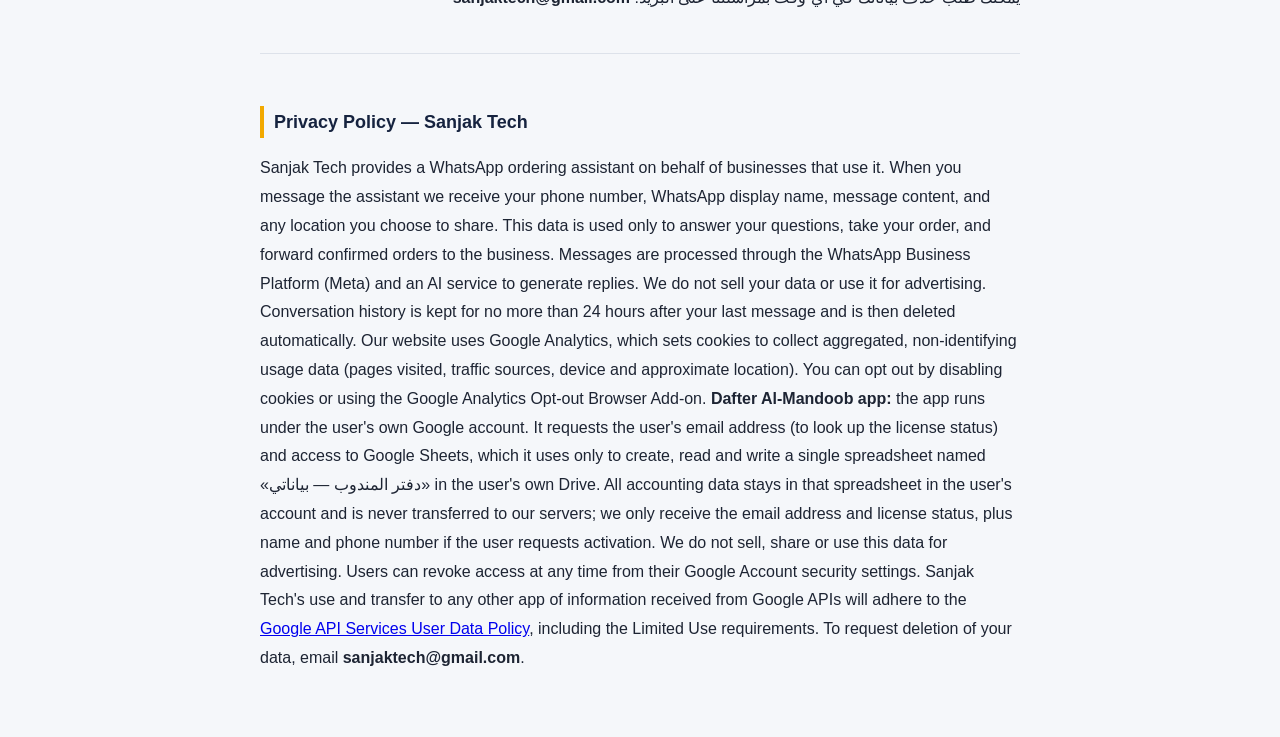
<file: privacy.html>
<!doctype html>
<html lang="ar" dir="rtl">
<head>
<meta charset="utf-8">
<meta name="viewport" content="width=device-width, initial-scale=1">
<meta name="description" content="سياسة الخصوصية في السنجك تك: البيانات التي نجمعها، كيف نستخدمها، مدة الاحتفاظ بها، وطريقة حذفها.">
  <title>سياسة الخصوصية | السنجك تك</title>
<style>
body{margin:0;background:#f5f7fa;color:#1d2433;font-family:Tahoma,"Segoe UI",Arial,sans-serif;line-height:1.8}
.w{max-width:760px;margin:0 auto;padding:32px 16px 48px}
header{background:#16233F;color:#fff;padding:28px 16px}
header .in{max-width:760px;margin:0 auto}
h1{margin:0;font-size:24px}
header p{margin:4px 0 0;color:#F2A900;font-size:14px}
h2{color:#16233F;font-size:18px;margin:28px 0 8px;border-right:4px solid #F2A900;padding-right:10px}
.en{direction:ltr;text-align:left;border-top:1px solid #dde2ea;margin-top:40px;padding-top:24px}
.en h2{border-right:0;border-left:4px solid #F2A900;padding:0 0 0 10px}
small{color:#5f6b80}
</style>
  <link rel="canonical" href="https://sanjaktech.com/privacy.html">
<link rel="icon" href="data:image/svg+xml,%3Csvg xmlns='http://www.w3.org/2000/svg' viewBox='0 0 64 64'%3E%3Crect width='64' height='64' rx='16' fill='%23081426'/%3E%3Cpath d='M18 44V30l6-4v18h-6Z' fill='%23f5a51c'/%3E%3Cpath d='M28 44V24l6-4v24h-6Z' fill='%23f5a51c'/%3E%3Cpath d='M38 44V28l6-4v20h-6Z' fill='%23f5a51c'/%3E%3Ccircle cx='46' cy='19' r='3.4' fill='%23f5a51c'/%3E%3C/svg%3E">
  <script async src="https://www.googletagmanager.com/gtag/js?id=G-R4CYBJ6Y34"></script>
  <script src="analytics.js"></script>
</head>
<body>
<header><div class="in"><h1>سياسة الخصوصية</h1><p>السنجك تك — حلول رقمية للأعمال</p></div></header>
<div class="w">
<small>آخر تحديث: 12 نوفمبر 2026</small>

<h2>من نحن</h2>
<p>السنجك تك تقدم حلولًا رقمية للأعمال، منها بوت طلبات على واتساب يعمل نيابة عن المطاعم والمنشآت التي تستخدمه.</p>

<h2>البيانات التي نجمعها</h2>
<p>عندما تراسل بوت واتساب نستقبل: رقم جوالك، واسمك الظاهر في واتساب، ونص رسائلك، والموقع إذا أرسلته بنفسك لغرض التوصيل.</p>

<h2>كيف نستخدمها</h2>
<p>نستخدم هذه البيانات فقط للرد على أسئلتك واستقبال طلبك وإرساله إلى المنشأة المعنية. لا نبيع بياناتك ولا نستخدمها للإعلانات.</p>

<h2>مع من نشاركها</h2>
<p>تمر الرسائل عبر منصة واتساب للأعمال (Meta)، وتُعالج بخدمة ذكاء اصطناعي لصياغة الرد، وتُرسل تفاصيل الطلب المؤكد إلى المنشأة التي طلبت منها.</p>

<h2>مدة الاحتفاظ</h2>
<p>تُحفظ المحادثة مؤقتًا لمدة لا تتجاوز 24 ساعة من آخر رسالة لكي يتذكر البوت سياق الطلب، ثم تُحذف تلقائيًا.</p>

<h2>برنامج «دفتر المندوب»</h2>
<p>«دفتر المندوب» برنامج حسابات لمندوبي التوصيل يفتح بحساب قوقل الخاص بالمستخدم. عند أول استخدام يطلب البرنامج موافقتك على صلاحيتين فقط:</p>
<ul>
<li><b>بريدك في قوقل:</b> لتعريف حسابك في نظام التفعيل ومعرفة حالة ترخيصك (تجربة أو مفعّل).</li>
<li><b>ملفات قوقل شيت:</b> لإنشاء ملف واحد باسم «دفتر المندوب — بياناتي» داخل قوقل درايف حقك، والقراءة منه والكتابة فيه. البرنامج لا يفتح ولا يقرأ أي ملف آخر في حسابك.</li>
</ul>
<p>كل بياناتك المحاسبية (الطلبات، المصروفات، الأرصدة) تُحفظ في ذلك الملف داخل حسابك فقط، ولا تُنقل إلى خوادمنا ولا نطّلع عليها. الشيء الوحيد الذي يصلنا هو بريدك وحالة ترخيصك، واسمك وجوالك إذا أرسلت طلب تفعيل. لا نبيع هذه البيانات ولا نشاركها ولا نستخدمها للإعلانات.</p>
<p>تقدر تلغي صلاحيات البرنامج في أي وقت من إعدادات حسابك في قوقل ← الأمان ← التطبيقات المتصلة بحسابك، وتقدر تحذف ملف بياناتك من درايف متى شئت.</p>
<p>استخدامنا للبيانات التي نستلمها من خدمات قوقل يلتزم بسياسة بيانات مستخدمي خدمات قوقل، بما فيها شروط الاستخدام المحدود.</p>

<h2>إحصاءات زيارة الموقع</h2>
<p>نستخدم خدمة Google Analytics لمعرفة عدد زوار موقع sanjaktech.com والصفحات الأكثر زيارة ومصادر الزيارات. تستخدم هذه الخدمة ملفات تعريف الارتباط (Cookies) وتجمع بيانات عامة عن الجهاز والمتصفح والموقع الجغرافي التقريبي، ولا نستخدمها لمعرفة هويتك الشخصية. يمكنك منع ذلك بتعطيل ملفات تعريف الارتباط في متصفحك أو باستخدام <a href="https://tools.google.com/dlpage/gaoptout">إضافة إيقاف Google Analytics</a>.</p>

<h2>حذف بياناتك</h2>
<p>يمكنك طلب حذف بياناتك في أي وقت بمراسلتنا على البريد: <b>sanjaktech@gmail.com</b></p>

<div class="en">
<h2>Privacy Policy — Sanjak Tech</h2>
<p>Sanjak Tech provides a WhatsApp ordering assistant on behalf of businesses that use it. When you message the assistant we receive your phone number, WhatsApp display name, message content, and any location you choose to share. This data is used only to answer your questions, take your order, and forward confirmed orders to the business. Messages are processed through the WhatsApp Business Platform (Meta) and an AI service to generate replies. We do not sell your data or use it for advertising. Conversation history is kept for no more than 24 hours after your last message and is then deleted automatically. Our website uses Google Analytics, which sets cookies to collect aggregated, non-identifying usage data (pages visited, traffic sources, device and approximate location). You can opt out by disabling cookies or using the Google Analytics Opt-out Browser Add-on. <b>Dafter Al-Mandoob app:</b> the app runs under the user's own Google account. It requests the user's email address (to look up the license status) and access to Google Sheets, which it uses only to create, read and write a single spreadsheet named «دفتر المندوب — بياناتي» in the user's own Drive. All accounting data stays in that spreadsheet in the user's account and is never transferred to our servers; we only receive the email address and license status, plus name and phone number if the user requests activation. We do not sell, share or use this data for advertising. Users can revoke access at any time from their Google Account security settings. Sanjak Tech's use and transfer to any other app of information received from Google APIs will adhere to the <a href="https://developers.google.com/terms/api-services-user-data-policy">Google API Services User Data Policy</a>, including the Limited Use requirements. To request deletion of your data, email <b>sanjaktech@gmail.com</b>.</p>
</div>
</div>
</body>
</html>
</file>
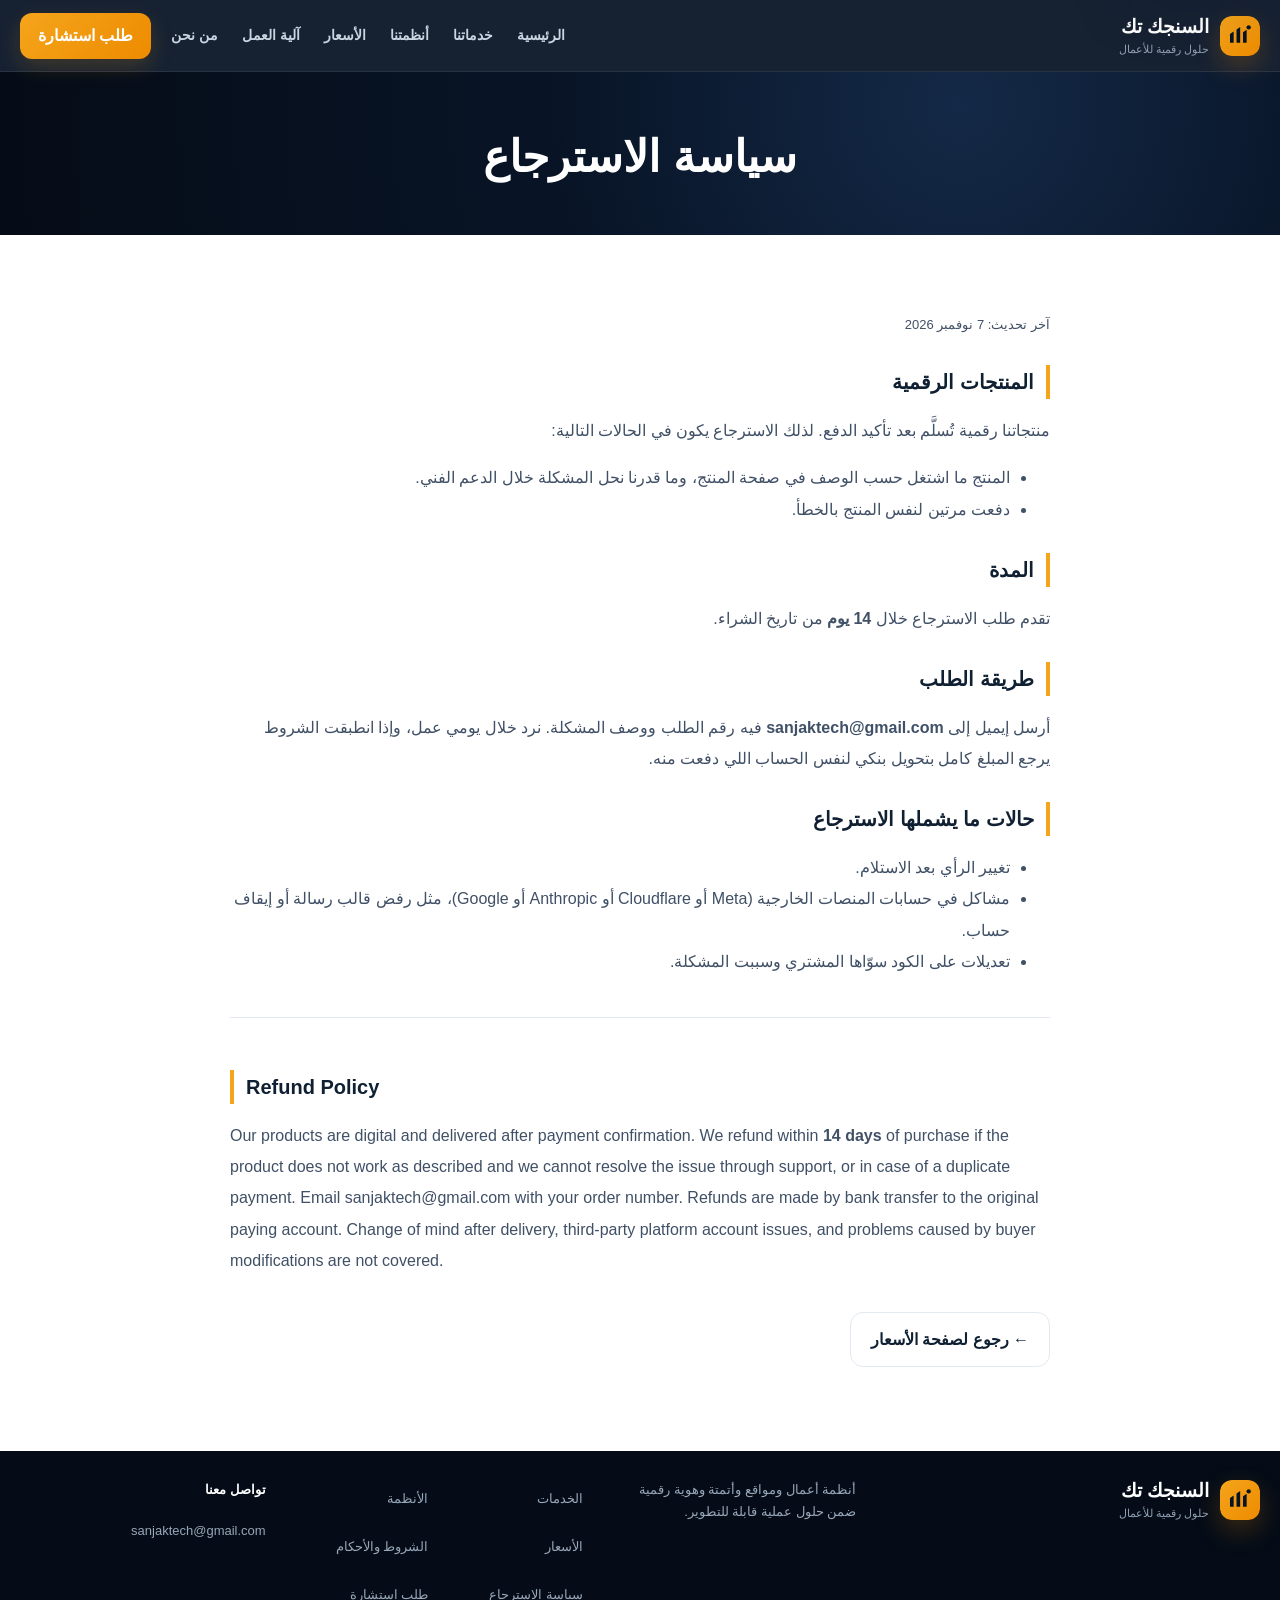
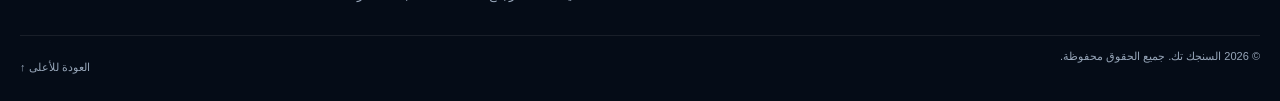
<file: store-refund.html>
<!doctype html>
<html lang="ar" dir="rtl">
<head>
  <meta charset="utf-8">
  <meta name="viewport" content="width=device-width, initial-scale=1, viewport-fit=cover">
  <meta name="theme-color" content="#081426">
  <meta name="description" content="سياسة الاسترجاع لمنتجات السنجك تك الرقمية: المدة، طريقة طلب الاسترجاع، والحالات التي يشملها.">
  <meta http-equiv="Content-Security-Policy" content="default-src 'self'; base-uri 'self'; object-src 'none'; img-src 'self' data: https://*.google-analytics.com https://*.googletagmanager.com; media-src 'self'; style-src 'self'; script-src 'self' https://www.googletagmanager.com; connect-src 'self' https://*.google-analytics.com https://*.analytics.google.com https://*.googletagmanager.com; upgrade-insecure-requests">
  <title>سياسة الاسترجاع | السنجك تك</title>
  <link rel="icon" href="data:image/svg+xml,%3Csvg xmlns='http://www.w3.org/2000/svg' viewBox='0 0 64 64'%3E%3Crect width='64' height='64' rx='16' fill='%23081426'/%3E%3Cpath d='M18 44V30l6-4v18h-6Z' fill='%23f5a51c'/%3E%3Cpath d='M28 44V24l6-4v24h-6Z' fill='%23f5a51c'/%3E%3Cpath d='M38 44V28l6-4v20h-6Z' fill='%23f5a51c'/%3E%3Ccircle cx='46' cy='19' r='3.4' fill='%23f5a51c'/%3E%3C/svg%3E">
  <link rel="stylesheet" href="styles.css?v=20261126c">
  <link rel="stylesheet" href="store.css?v=20261126c">
  <link rel="canonical" href="https://sanjaktech.com/store-refund.html">
  <script async src="https://www.googletagmanager.com/gtag/js?id=G-R4CYBJ6Y34"></script>
  <script src="analytics.js"></script>
</head>
<body class="store-page">
  <a class="skip-link" href="#main">تجاوز إلى المحتوى</a>

  <header class="site-header">
    <div class="container nav-wrap">
      <a class="brand" href="index.html#home" aria-label="السنجك تك - الصفحة الرئيسية">
        <svg class="brand-mark" viewBox="0 0 48 48" aria-hidden="true" focusable="false">
          <rect width="48" height="48" rx="13" fill="url(#eamarLogoHeader)"/>
          <path d="M12 32V21.5L16.4 18.6V32H12Z" fill="#081426"/>
          <path d="M19.8 32V16.2L24.2 13.2V32H19.8Z" fill="#081426"/>
          <path d="M27.6 32V19.4L32 16.4V32H27.6Z" fill="#081426"/>
          <circle cx="34.4" cy="13.6" r="2.6" fill="#081426"/>
          <defs>
            <linearGradient id="eamarLogoHeader" x1="0" y1="0" x2="48" y2="48" gradientUnits="userSpaceOnUse">
              <stop stop-color="#f5a51c"/>
              <stop offset="1" stop-color="#ed8b00"/>
            </linearGradient>
          </defs>
        </svg>
        <span class="brand-copy"><strong>السنجك تك</strong><small>حلول رقمية للأعمال</small></span>
      </a>
      <nav class="desktop-nav" aria-label="التنقل الرئيسي">
        <a href="index.html#home">الرئيسية</a>
        <a href="index.html#services">خدماتنا</a>
        <a href="index.html#systems">أنظمتنا</a>
        <a href="store.html">الأسعار</a>
        <a href="index.html#process">آلية العمل</a>
        <a href="index.html#about">من نحن</a>
      </nav>
      <a class="btn btn-primary desktop-cta" href="index.html#consultation">طلب استشارة</a>
      <button class="menu-btn" id="menuBtn" type="button" aria-label="فتح القائمة" aria-expanded="false" aria-controls="mobileMenu">
        <span></span><span></span><span></span>
      </button>
    </div>
    <nav id="mobileMenu" class="mobile-nav" aria-label="تنقل الجوال" hidden>
      <a href="index.html#home">الرئيسية</a>
      <a href="index.html#services">خدماتنا</a>
      <a href="index.html#systems">أنظمتنا</a>
      <a href="store.html">الأسعار</a>
      <a href="index.html#process">آلية العمل</a>
      <a href="index.html#about">من نحن</a>
      <a class="btn btn-primary" href="index.html#consultation">طلب استشارة</a>
    </nav>
  </header>

  <main id="main">
    <section class="store-hero legal-hero"><div class="container"><h1>سياسة الاسترجاع</h1></div></section>
    <section class="section legal"><div class="container legal-body">
<p class="legal-date">آخر تحديث: 7 نوفمبر 2026</p>

<h2>المنتجات الرقمية</h2>
<p>منتجاتنا رقمية تُسلَّم بعد تأكيد الدفع. لذلك الاسترجاع يكون في الحالات التالية:</p>
<ul>
<li>المنتج ما اشتغل حسب الوصف في صفحة المنتج، وما قدرنا نحل المشكلة خلال الدعم الفني.</li>
<li>دفعت مرتين لنفس المنتج بالخطأ.</li>
</ul>
<h2>المدة</h2>
<p>تقدم طلب الاسترجاع خلال <b>14 يوم</b> من تاريخ الشراء.</p>
<h2>طريقة الطلب</h2>
<p>أرسل إيميل إلى <b>sanjaktech@gmail.com</b> فيه رقم الطلب ووصف المشكلة. نرد خلال يومي عمل، وإذا انطبقت الشروط يرجع المبلغ كامل بتحويل بنكي لنفس الحساب اللي دفعت منه.</p>
<h2>حالات ما يشملها الاسترجاع</h2>
<ul>
<li>تغيير الرأي بعد الاستلام.</li>
<li>مشاكل في حسابات المنصات الخارجية (Meta أو Cloudflare أو Anthropic أو Google)، مثل رفض قالب رسالة أو إيقاف حساب.</li>
<li>تعديلات على الكود سوّاها المشتري وسببت المشكلة.</li>
</ul>
<div class="legal-en" dir="ltr">
<h2>Refund Policy</h2>
<p>Our products are digital and delivered after payment confirmation. We refund within <b>14 days</b> of purchase if the product does not work as described and we cannot resolve the issue through support, or in case of a duplicate payment. Email sanjaktech@gmail.com with your order number. Refunds are made by bank transfer to the original paying account. Change of mind after delivery, third-party platform account issues, and problems caused by buyer modifications are not covered.</p>
</div>


      <p class="legal-back"><a class="btn btn-outline-dark" href="store.html">← رجوع لصفحة الأسعار</a></p>
    </div></section>
  </main>

  <footer class="site-footer">
    <div class="container footer-main">
      <a class="brand footer-brand" href="index.html#home" aria-label="السنجك تك - الصفحة الرئيسية">
        <svg class="brand-mark" viewBox="0 0 48 48" aria-hidden="true" focusable="false">
          <rect width="48" height="48" rx="13" fill="url(#eamarLogoFooter)"/>
          <path d="M12 32V21.5L16.4 18.6V32H12Z" fill="#081426"/>
          <path d="M19.8 32V16.2L24.2 13.2V32H19.8Z" fill="#081426"/>
          <path d="M27.6 32V19.4L32 16.4V32H27.6Z" fill="#081426"/>
          <circle cx="34.4" cy="13.6" r="2.6" fill="#081426"/>
          <defs>
            <linearGradient id="eamarLogoFooter" x1="0" y1="0" x2="48" y2="48" gradientUnits="userSpaceOnUse">
              <stop stop-color="#f5a51c"/>
              <stop offset="1" stop-color="#ed8b00"/>
            </linearGradient>
          </defs>
        </svg>
        <span class="brand-copy"><strong>السنجك تك</strong><small>حلول رقمية للأعمال</small></span>
      </a>
      <p>أنظمة أعمال ومواقع وأتمتة وهوية رقمية ضمن حلول عملية قابلة للتطوير.</p>
      <nav aria-label="روابط التذييل">
        <a href="index.html#services">الخدمات</a>
        <a href="index.html#systems">الأنظمة</a>
        <a href="store.html">الأسعار</a>
        <a href="store-terms.html">الشروط والأحكام</a>
        <a href="store-refund.html">سياسة الاسترجاع</a>
        <a href="index.html#consultation">طلب استشارة</a>
      </nav>
      <div class="footer-contact" aria-label="التواصل المباشر">
        <strong>تواصل معنا</strong>
        <a href="mailto:sanjaktech@gmail.com">sanjaktech@gmail.com</a>
      </div>
    </div>
    <div class="container footer-bottom">
      <span>© 2026 السنجك تك. جميع الحقوق محفوظة.</span>
      <a href="#main">العودة للأعلى ↑</a>
    </div>
  </footer>
  <script src="store.js?v=20261126c" defer></script>
</body>
</html>
</file>
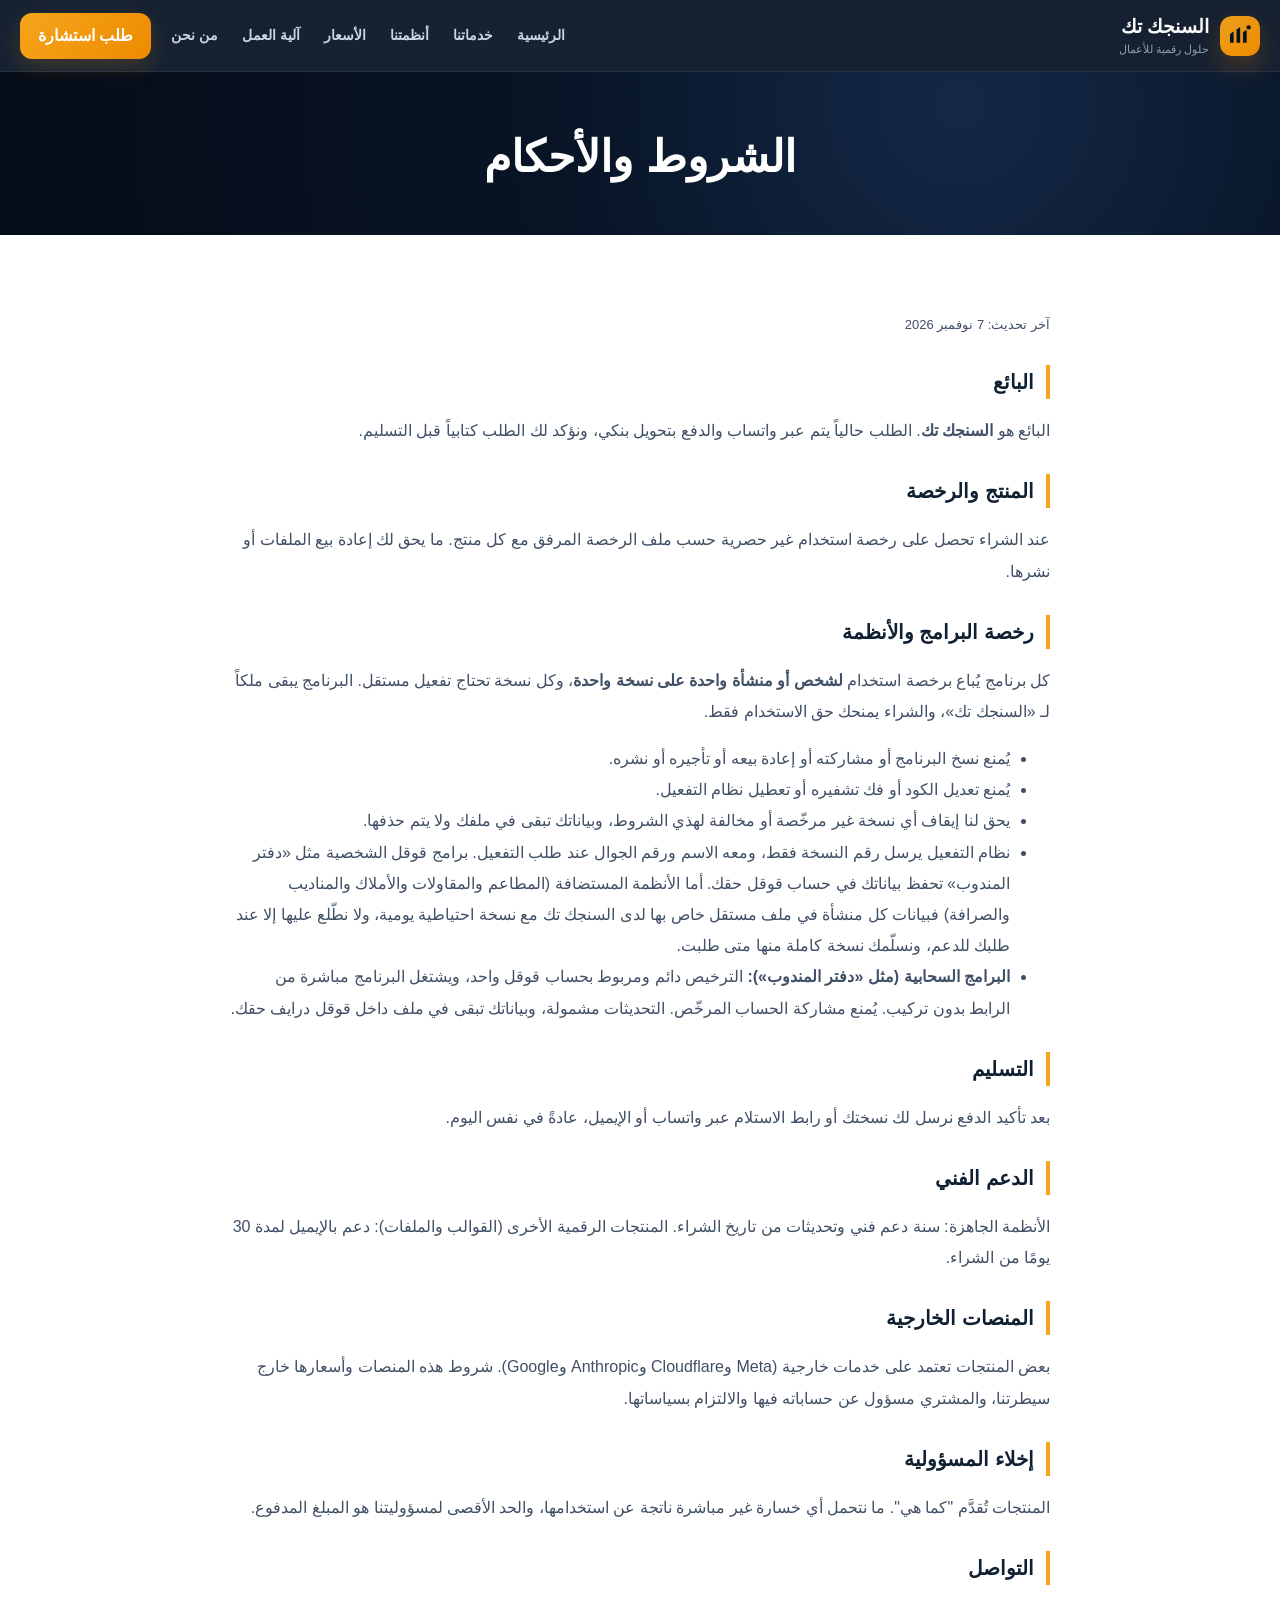
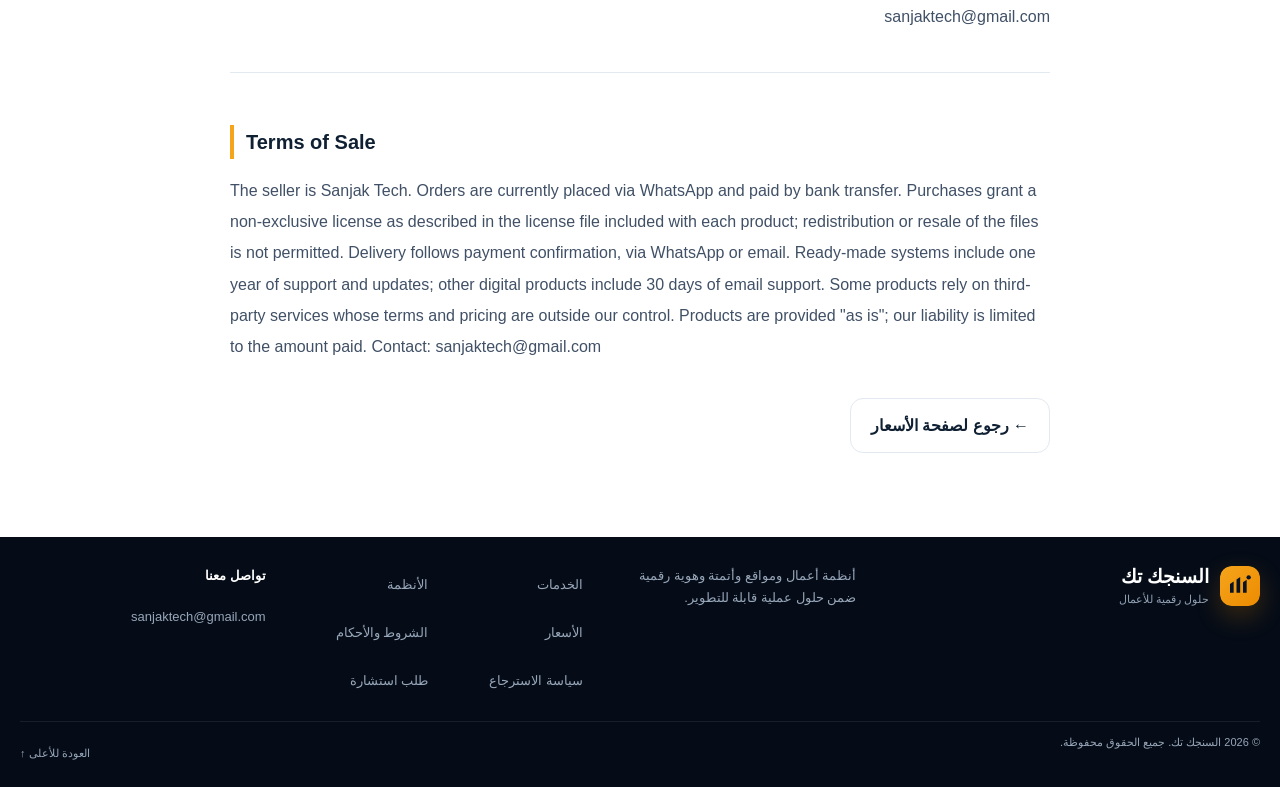
<file: store-terms.html>
<!doctype html>
<html lang="ar" dir="rtl">
<head>
  <meta charset="utf-8">
  <meta name="viewport" content="width=device-width, initial-scale=1, viewport-fit=cover">
  <meta name="theme-color" content="#081426">
  <meta name="description" content="الشروط والأحكام لشراء أنظمة وخدمات السنجك تك: الرخصة، التسليم، الدعم الفني، والمنصات الخارجية.">
  <meta http-equiv="Content-Security-Policy" content="default-src 'self'; base-uri 'self'; object-src 'none'; img-src 'self' data: https://*.google-analytics.com https://*.googletagmanager.com; media-src 'self'; style-src 'self'; script-src 'self' https://www.googletagmanager.com; connect-src 'self' https://*.google-analytics.com https://*.analytics.google.com https://*.googletagmanager.com; upgrade-insecure-requests">
  <title>الشروط والأحكام | السنجك تك</title>
  <link rel="icon" href="data:image/svg+xml,%3Csvg xmlns='http://www.w3.org/2000/svg' viewBox='0 0 64 64'%3E%3Crect width='64' height='64' rx='16' fill='%23081426'/%3E%3Cpath d='M18 44V30l6-4v18h-6Z' fill='%23f5a51c'/%3E%3Cpath d='M28 44V24l6-4v24h-6Z' fill='%23f5a51c'/%3E%3Cpath d='M38 44V28l6-4v20h-6Z' fill='%23f5a51c'/%3E%3Ccircle cx='46' cy='19' r='3.4' fill='%23f5a51c'/%3E%3C/svg%3E">
  <link rel="stylesheet" href="styles.css?v=20261126c">
  <link rel="stylesheet" href="store.css?v=20261126c">
  <link rel="canonical" href="https://sanjaktech.com/store-terms.html">
  <script async src="https://www.googletagmanager.com/gtag/js?id=G-R4CYBJ6Y34"></script>
  <script src="analytics.js"></script>
</head>
<body class="store-page">
  <a class="skip-link" href="#main">تجاوز إلى المحتوى</a>

  <header class="site-header">
    <div class="container nav-wrap">
      <a class="brand" href="index.html#home" aria-label="السنجك تك - الصفحة الرئيسية">
        <svg class="brand-mark" viewBox="0 0 48 48" aria-hidden="true" focusable="false">
          <rect width="48" height="48" rx="13" fill="url(#eamarLogoHeader)"/>
          <path d="M12 32V21.5L16.4 18.6V32H12Z" fill="#081426"/>
          <path d="M19.8 32V16.2L24.2 13.2V32H19.8Z" fill="#081426"/>
          <path d="M27.6 32V19.4L32 16.4V32H27.6Z" fill="#081426"/>
          <circle cx="34.4" cy="13.6" r="2.6" fill="#081426"/>
          <defs>
            <linearGradient id="eamarLogoHeader" x1="0" y1="0" x2="48" y2="48" gradientUnits="userSpaceOnUse">
              <stop stop-color="#f5a51c"/>
              <stop offset="1" stop-color="#ed8b00"/>
            </linearGradient>
          </defs>
        </svg>
        <span class="brand-copy"><strong>السنجك تك</strong><small>حلول رقمية للأعمال</small></span>
      </a>
      <nav class="desktop-nav" aria-label="التنقل الرئيسي">
        <a href="index.html#home">الرئيسية</a>
        <a href="index.html#services">خدماتنا</a>
        <a href="index.html#systems">أنظمتنا</a>
        <a href="store.html">الأسعار</a>
        <a href="index.html#process">آلية العمل</a>
        <a href="index.html#about">من نحن</a>
      </nav>
      <a class="btn btn-primary desktop-cta" href="index.html#consultation">طلب استشارة</a>
      <button class="menu-btn" id="menuBtn" type="button" aria-label="فتح القائمة" aria-expanded="false" aria-controls="mobileMenu">
        <span></span><span></span><span></span>
      </button>
    </div>
    <nav id="mobileMenu" class="mobile-nav" aria-label="تنقل الجوال" hidden>
      <a href="index.html#home">الرئيسية</a>
      <a href="index.html#services">خدماتنا</a>
      <a href="index.html#systems">أنظمتنا</a>
      <a href="store.html">الأسعار</a>
      <a href="index.html#process">آلية العمل</a>
      <a href="index.html#about">من نحن</a>
      <a class="btn btn-primary" href="index.html#consultation">طلب استشارة</a>
    </nav>
  </header>

  <main id="main">
    <section class="store-hero legal-hero"><div class="container"><h1>الشروط والأحكام</h1></div></section>
    <section class="section legal"><div class="container legal-body">
<p class="legal-date">آخر تحديث: 7 نوفمبر 2026</p>

<h2>البائع</h2>
<p>البائع هو <b>السنجك تك</b>. الطلب حالياً يتم عبر واتساب والدفع بتحويل بنكي، ونؤكد لك الطلب كتابياً قبل التسليم.</p>
<h2>المنتج والرخصة</h2>
<p>عند الشراء تحصل على رخصة استخدام غير حصرية حسب ملف الرخصة المرفق مع كل منتج. ما يحق لك إعادة بيع الملفات أو نشرها.</p>
<h2>رخصة البرامج والأنظمة</h2>
<p>كل برنامج يُباع برخصة استخدام <b>لشخص أو منشأة واحدة على نسخة واحدة</b>، وكل نسخة تحتاج تفعيل مستقل. البرنامج يبقى ملكاً لـ «السنجك تك»، والشراء يمنحك حق الاستخدام فقط.</p>
<ul>
<li>يُمنع نسخ البرنامج أو مشاركته أو إعادة بيعه أو تأجيره أو نشره.</li>
<li>يُمنع تعديل الكود أو فك تشفيره أو تعطيل نظام التفعيل.</li>
<li>يحق لنا إيقاف أي نسخة غير مرخّصة أو مخالفة لهذي الشروط، وبياناتك تبقى في ملفك ولا يتم حذفها.</li>
<li>نظام التفعيل يرسل رقم النسخة فقط، ومعه الاسم ورقم الجوال عند طلب التفعيل. برامج قوقل الشخصية مثل «دفتر المندوب» تحفظ بياناتك في حساب قوقل حقك. أما الأنظمة المستضافة (المطاعم والمقاولات والأملاك والمناديب والصرافة) فبيانات كل منشأة في ملف مستقل خاص بها لدى السنجك تك مع نسخة احتياطية يومية، ولا نطّلع عليها إلا عند طلبك للدعم، ونسلّمك نسخة كاملة منها متى طلبت.</li>
<li><b>البرامج السحابية (مثل «دفتر المندوب»):</b> الترخيص دائم ومربوط بحساب قوقل واحد، ويشتغل البرنامج مباشرة من الرابط بدون تركيب. يُمنع مشاركة الحساب المرخّص. التحديثات مشمولة، وبياناتك تبقى في ملف داخل قوقل درايف حقك.</li>
</ul>
<h2>التسليم</h2>
<p>بعد تأكيد الدفع نرسل لك نسختك أو رابط الاستلام عبر واتساب أو الإيميل، عادةً في نفس اليوم.</p>
<h2>الدعم الفني</h2>
<p>الأنظمة الجاهزة: سنة دعم فني وتحديثات من تاريخ الشراء. المنتجات الرقمية الأخرى (القوالب والملفات): دعم بالإيميل لمدة 30 يومًا من الشراء.</p>
<h2>المنصات الخارجية</h2>
<p>بعض المنتجات تعتمد على خدمات خارجية (Meta وCloudflare وAnthropic وGoogle). شروط هذه المنصات وأسعارها خارج سيطرتنا، والمشتري مسؤول عن حساباته فيها والالتزام بسياساتها.</p>
<h2>إخلاء المسؤولية</h2>
<p>المنتجات تُقدَّم "كما هي". ما نتحمل أي خسارة غير مباشرة ناتجة عن استخدامها، والحد الأقصى لمسؤوليتنا هو المبلغ المدفوع.</p>
<h2>التواصل</h2>
<p>sanjaktech@gmail.com</p>
<div class="legal-en" dir="ltr">
<h2>Terms of Sale</h2>
<p>The seller is Sanjak Tech. Orders are currently placed via WhatsApp and paid by bank transfer. Purchases grant a non-exclusive license as described in the license file included with each product; redistribution or resale of the files is not permitted. Delivery follows payment confirmation, via WhatsApp or email. Ready-made systems include one year of support and updates; other digital products include 30 days of email support. Some products rely on third-party services whose terms and pricing are outside our control. Products are provided "as is"; our liability is limited to the amount paid. Contact: sanjaktech@gmail.com</p>
</div>


      <p class="legal-back"><a class="btn btn-outline-dark" href="store.html">← رجوع لصفحة الأسعار</a></p>
    </div></section>
  </main>

  <footer class="site-footer">
    <div class="container footer-main">
      <a class="brand footer-brand" href="index.html#home" aria-label="السنجك تك - الصفحة الرئيسية">
        <svg class="brand-mark" viewBox="0 0 48 48" aria-hidden="true" focusable="false">
          <rect width="48" height="48" rx="13" fill="url(#eamarLogoFooter)"/>
          <path d="M12 32V21.5L16.4 18.6V32H12Z" fill="#081426"/>
          <path d="M19.8 32V16.2L24.2 13.2V32H19.8Z" fill="#081426"/>
          <path d="M27.6 32V19.4L32 16.4V32H27.6Z" fill="#081426"/>
          <circle cx="34.4" cy="13.6" r="2.6" fill="#081426"/>
          <defs>
            <linearGradient id="eamarLogoFooter" x1="0" y1="0" x2="48" y2="48" gradientUnits="userSpaceOnUse">
              <stop stop-color="#f5a51c"/>
              <stop offset="1" stop-color="#ed8b00"/>
            </linearGradient>
          </defs>
        </svg>
        <span class="brand-copy"><strong>السنجك تك</strong><small>حلول رقمية للأعمال</small></span>
      </a>
      <p>أنظمة أعمال ومواقع وأتمتة وهوية رقمية ضمن حلول عملية قابلة للتطوير.</p>
      <nav aria-label="روابط التذييل">
        <a href="index.html#services">الخدمات</a>
        <a href="index.html#systems">الأنظمة</a>
        <a href="store.html">الأسعار</a>
        <a href="store-terms.html">الشروط والأحكام</a>
        <a href="store-refund.html">سياسة الاسترجاع</a>
        <a href="index.html#consultation">طلب استشارة</a>
      </nav>
      <div class="footer-contact" aria-label="التواصل المباشر">
        <strong>تواصل معنا</strong>
        <a href="mailto:sanjaktech@gmail.com">sanjaktech@gmail.com</a>
      </div>
    </div>
    <div class="container footer-bottom">
      <span>© 2026 السنجك تك. جميع الحقوق محفوظة.</span>
      <a href="#main">العودة للأعلى ↑</a>
    </div>
  </footer>
  <script src="store.js?v=20261126c" defer></script>
</body>
</html>
</file>
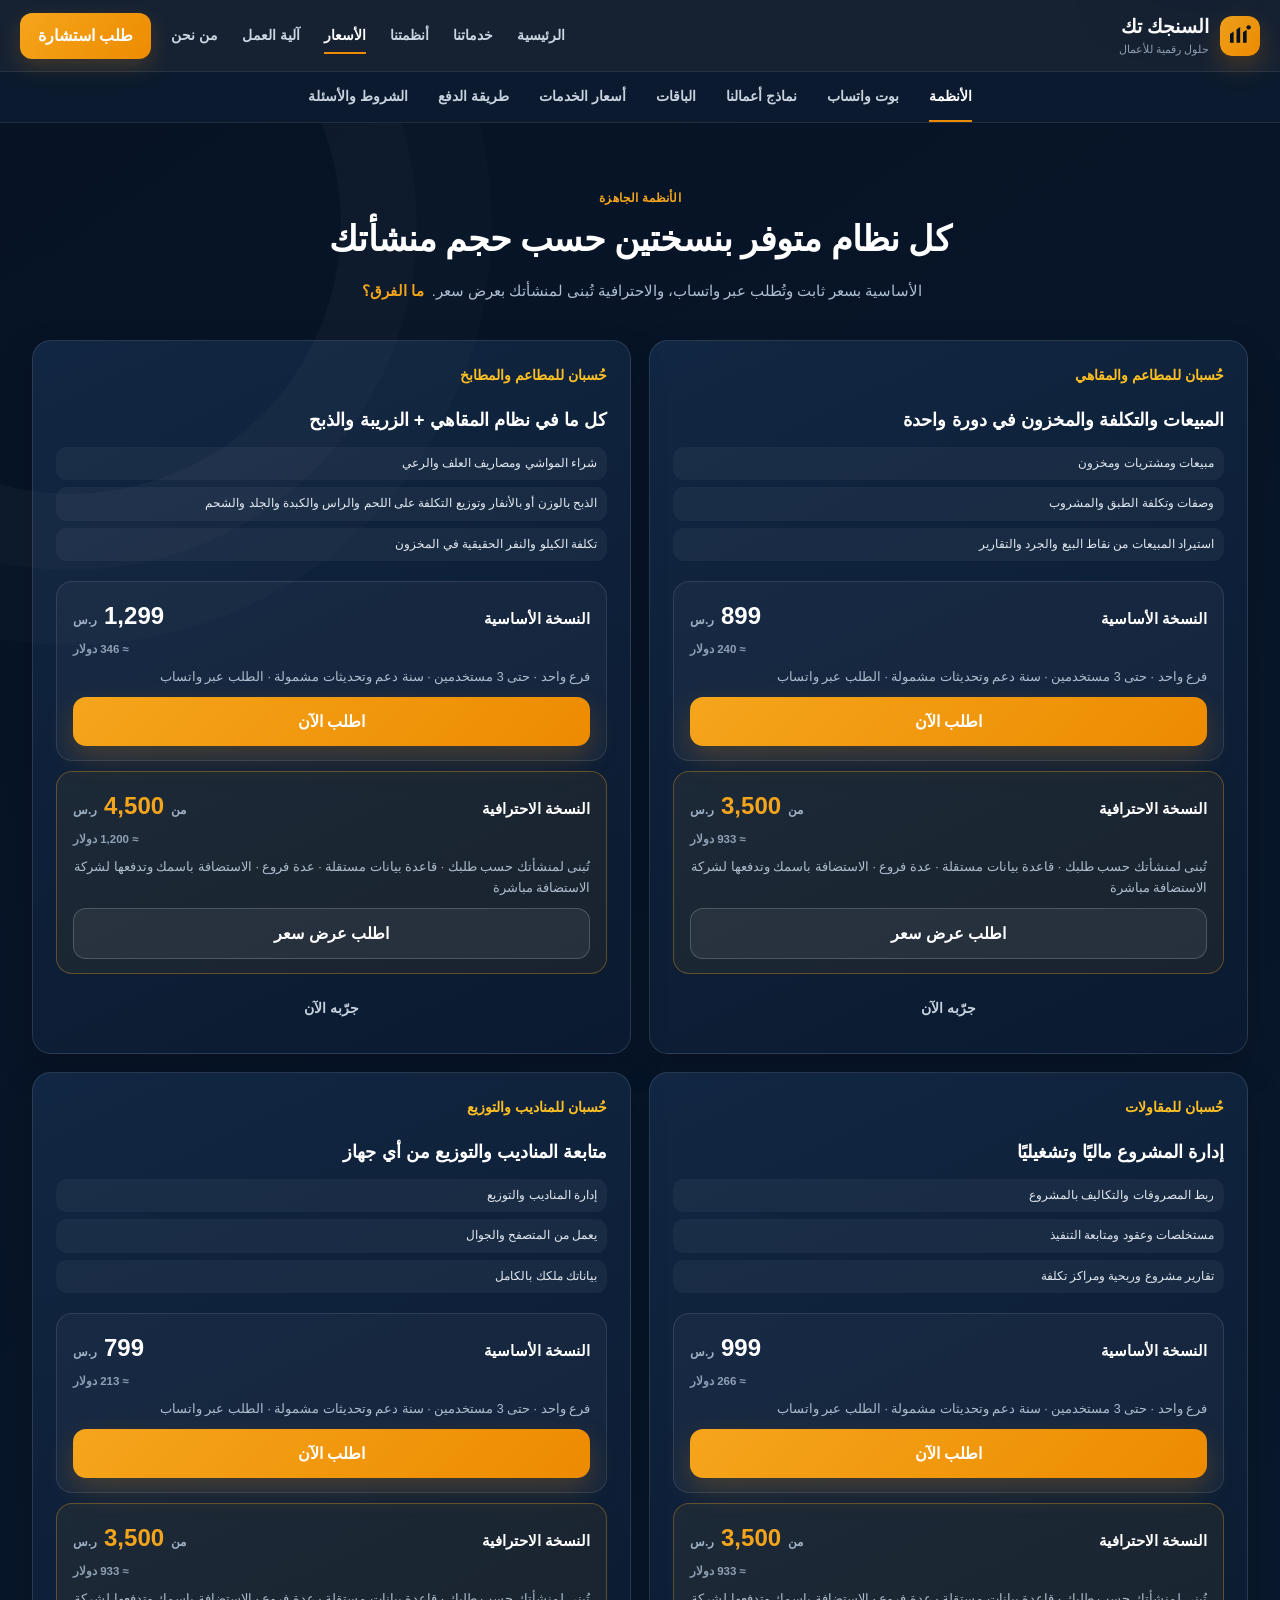
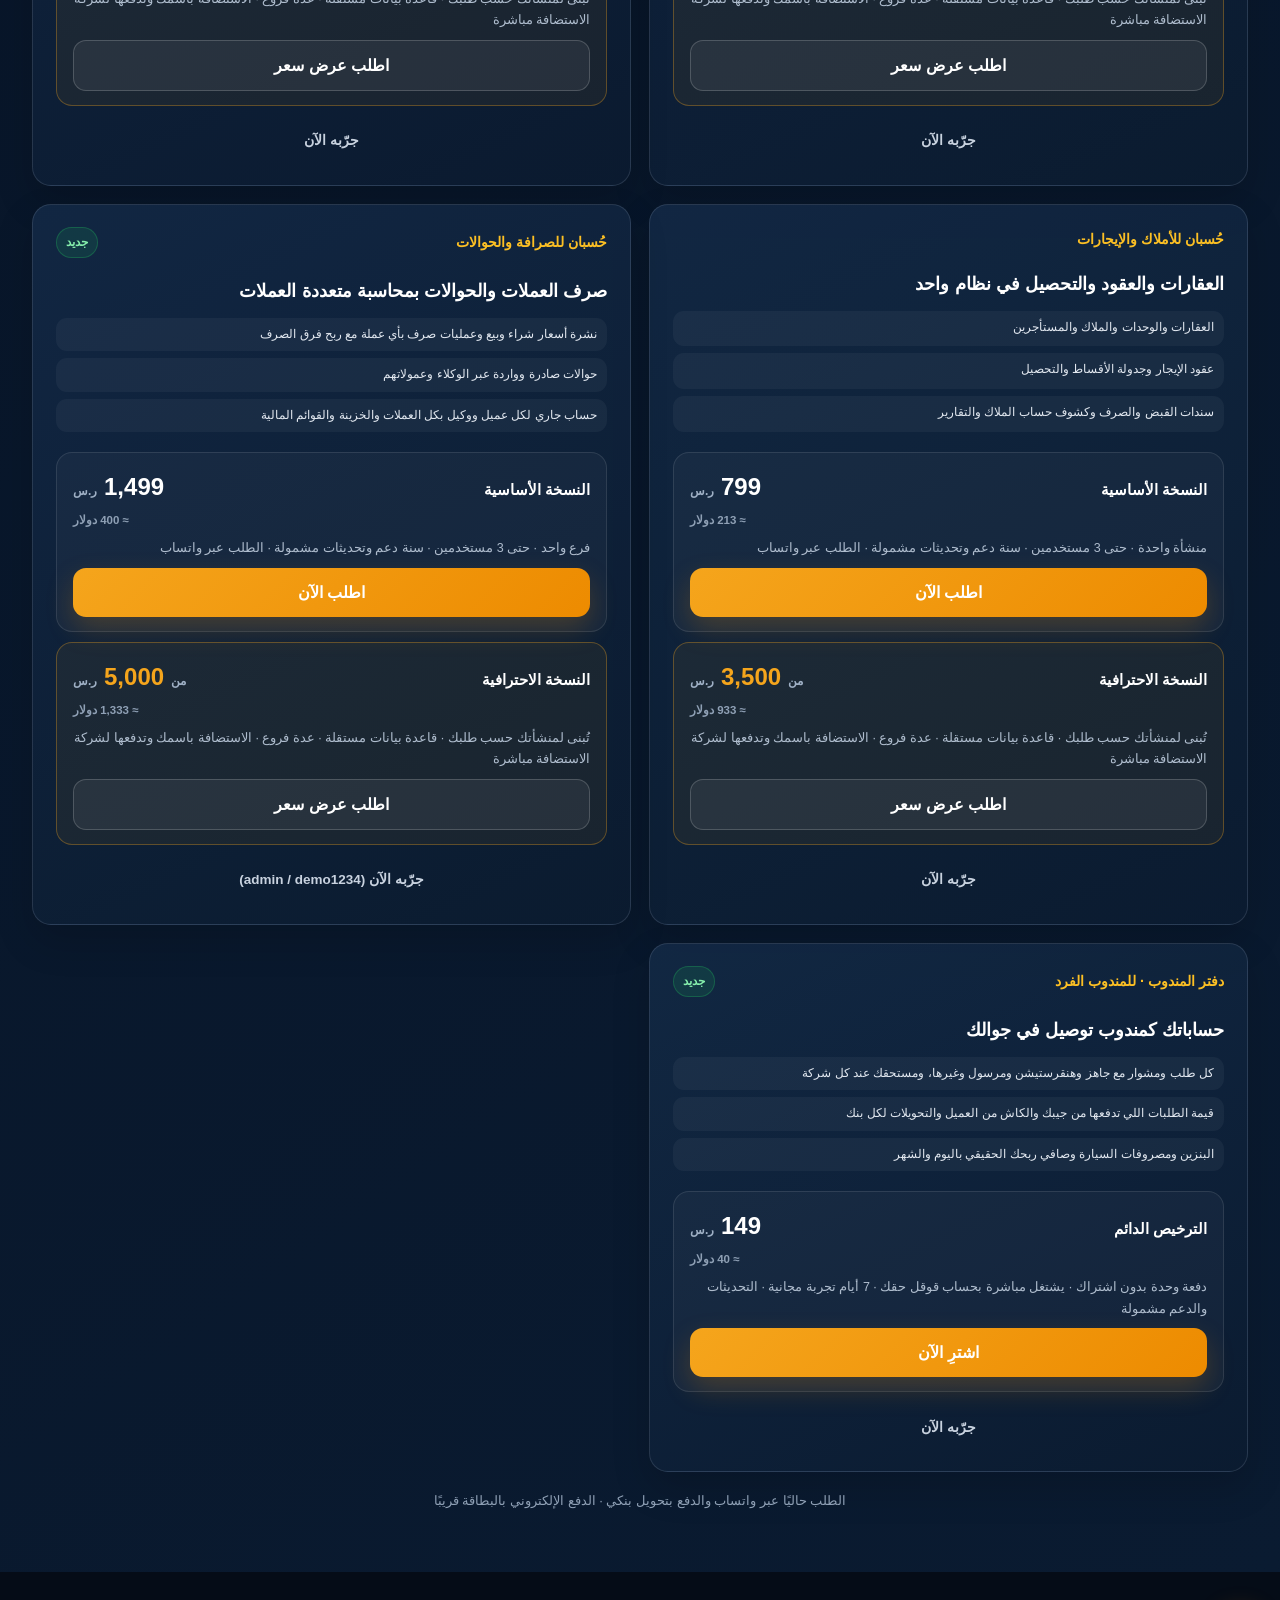
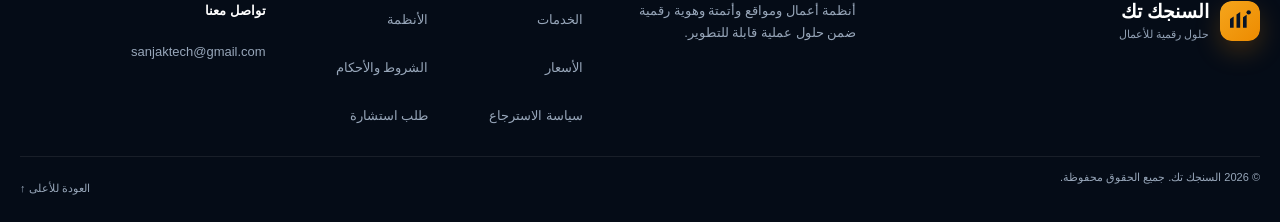
<file: store.html>
<!doctype html>
<html lang="ar" dir="rtl">
<head>
  <meta charset="utf-8">
  <meta name="viewport" content="width=device-width, initial-scale=1, viewport-fit=cover">
  <meta name="theme-color" content="#081426">
  <meta name="description" content="أسعار خدمات السنجك تك وشراء الأنظمة: أنظمة تشغيل المطاعم والمقاهي والمطابخ والمقاولات والمناديب، بوت واتساب، مواقع، هوية وتصميم وتسويق. دفعة واحدة بدون اشتراكات.">
  <meta http-equiv="Content-Security-Policy" content="default-src 'self'; base-uri 'self'; object-src 'none'; img-src 'self' data: https://*.google-analytics.com https://*.googletagmanager.com; media-src 'self'; style-src 'self'; script-src 'self' https://www.googletagmanager.com; connect-src 'self' https://*.google-analytics.com https://*.analytics.google.com https://*.googletagmanager.com; upgrade-insecure-requests">
  <title>أسعار البرامج المحاسبية والمواقع بدفعة وحدة | السنجك تك</title>
  <link rel="icon" href="data:image/svg+xml,%3Csvg xmlns='http://www.w3.org/2000/svg' viewBox='0 0 64 64'%3E%3Crect width='64' height='64' rx='16' fill='%23081426'/%3E%3Cpath d='M18 44V30l6-4v18h-6Z' fill='%23f5a51c'/%3E%3Cpath d='M28 44V24l6-4v24h-6Z' fill='%23f5a51c'/%3E%3Cpath d='M38 44V28l6-4v20h-6Z' fill='%23f5a51c'/%3E%3Ccircle cx='46' cy='19' r='3.4' fill='%23f5a51c'/%3E%3C/svg%3E">
  <link rel="stylesheet" href="styles.css?v=20261127a">
  <link rel="stylesheet" href="store.css?v=20261127a">
  <link rel="canonical" href="https://sanjaktech.com/store.html">
  <meta property="og:url" content="https://sanjaktech.com/store.html">
  <meta property="og:image" content="https://sanjaktech.com/store-files/og-image.jpg">
  <meta property="og:image:width" content="1200">
  <meta property="og:image:height" content="630">
  <meta property="og:type" content="website">
  <meta property="og:locale" content="ar_SA">
  <meta property="og:title" content="أسعار البرامج المحاسبية والمواقع بدفعة وحدة | السنجك تك">
  <meta property="og:description" content="أسعار خدمات السنجك تك وشراء الأنظمة: أنظمة تشغيل المطاعم والمقاهي والمطابخ والمقاولات والمناديب، بوت واتساب، مواقع، هوية وتصميم وتسويق. دفعة واحدة بدون اشتراكات.">
  <meta name="twitter:card" content="summary_large_image">
  <script async src="https://www.googletagmanager.com/gtag/js?id=G-R4CYBJ6Y34"></script>
  <script src="analytics.js"></script>
</head>
<body class="store-page">
  <a class="skip-link" href="#main">تجاوز إلى المحتوى</a>

  <header class="site-header">
    <div class="container nav-wrap">
      <a class="brand" href="index.html#home" aria-label="السنجك تك - الصفحة الرئيسية">
        <svg class="brand-mark" viewBox="0 0 48 48" aria-hidden="true" focusable="false">
          <rect width="48" height="48" rx="13" fill="url(#eamarLogoHeader)"/>
          <path d="M12 32V21.5L16.4 18.6V32H12Z" fill="#081426"/>
          <path d="M19.8 32V16.2L24.2 13.2V32H19.8Z" fill="#081426"/>
          <path d="M27.6 32V19.4L32 16.4V32H27.6Z" fill="#081426"/>
          <circle cx="34.4" cy="13.6" r="2.6" fill="#081426"/>
          <defs>
            <linearGradient id="eamarLogoHeader" x1="0" y1="0" x2="48" y2="48" gradientUnits="userSpaceOnUse">
              <stop stop-color="#f5a51c"/>
              <stop offset="1" stop-color="#ed8b00"/>
            </linearGradient>
          </defs>
        </svg>
        <span class="brand-copy"><strong>السنجك تك</strong><small>حلول رقمية للأعمال</small></span>
      </a>
      <nav class="desktop-nav" aria-label="التنقل الرئيسي">
        <a href="index.html#home">الرئيسية</a>
        <a href="index.html#services">خدماتنا</a>
        <a href="index.html#systems">أنظمتنا</a>
        <a class="active" aria-current="page" href="store.html">الأسعار</a>
        <a href="index.html#process">آلية العمل</a>
        <a href="index.html#about">من نحن</a>
      </nav>
      <a class="btn btn-primary desktop-cta" href="index.html#consultation">طلب استشارة</a>
      <button class="menu-btn" id="menuBtn" type="button" aria-label="فتح القائمة" aria-expanded="false" aria-controls="mobileMenu">
        <span></span><span></span><span></span>
      </button>
    </div>
    <nav id="mobileMenu" class="mobile-nav" aria-label="تنقل الجوال" hidden>
      <a href="index.html#home">الرئيسية</a>
      <a href="index.html#services">خدماتنا</a>
      <a href="index.html#systems">أنظمتنا</a>
      <a class="active" href="store.html">الأسعار</a>
      <a href="index.html#process">آلية العمل</a>
      <a href="index.html#about">من نحن</a>
      <a class="btn btn-primary" href="index.html#consultation">طلب استشارة</a>
    </nav>
  </header>

  <nav class="store-subnav" aria-label="أقسام صفحة الأسعار">
    <div class="container">
      <a href="#systems-pricing" data-store-nav="systems-pricing">الأنظمة</a>
      <a href="#whatsapp-bot" data-store-nav="whatsapp-bot">بوت واتساب</a>
      <a href="#samples" data-store-nav="samples">نماذج أعمالنا</a>
      <a href="#packages" data-store-nav="packages">الباقات</a>
      <a href="#services-pricing" data-store-nav="services-pricing">أسعار الخدمات</a>
      <a href="#payment" data-store-nav="payment">طريقة الدفع</a>
      <a href="#terms" data-store-nav="terms">الشروط والأسئلة</a>
    </div>
  </nav>

  <main id="main">
    <h1 class="sr-only">أسعار الأنظمة والخدمات الرقمية – دفعة واحدة بدون اشتراك</h1>
    <section class="section dark-section" id="systems-pricing" data-store-view="systems-pricing" aria-labelledby="sp-title">
      <div class="container">
        <div class="section-heading light-heading">
          <span class="section-kicker">الأنظمة الجاهزة</span>
          <h2 id="sp-title">كل نظام متوفر بنسختين حسب حجم منشأتك</h2>
          <p>الأساسية بسعر ثابت وتُطلب عبر واتساب، والاحترافية تُبنى لمنشأتك بعرض سعر. <a class="sp-diff" href="#terms">ما الفرق؟</a></p>
        </div>
        <div class="systems-grid systems-grid-four">
          <article class="system-card system-card-ready buy-card">
            <div class="system-card-head"><span class="system-kicker">حُسبان للمطاعم والمقاهي</span></div>
            <h3>المبيعات والتكلفة والمخزون في دورة واحدة</h3>
            <ul><li>مبيعات ومشتريات ومخزون</li><li>وصفات وتكلفة الطبق والمشروب</li><li>استيراد المبيعات من نقاط البيع والجرد والتقارير</li></ul>
            <div class="editions">
              <div class="edition">
                <div class="edition-top"><b>النسخة الأساسية</b><strong>899 <small>ر.س</small><em>≈ 240 دولار</em></strong></div>
                <p>فرع واحد · حتى 3 مستخدمين · سنة دعم وتحديثات مشمولة · الطلب عبر واتساب</p>
                <a class="btn btn-primary" href="https://wa.me/966550811194?text=%D8%A3%D8%B1%D8%BA%D8%A8%20%D9%81%D9%8A%20%D8%B4%D8%B1%D8%A7%D8%A1%20%D8%A7%D9%84%D9%86%D8%B3%D8%AE%D8%A9%20%D8%A7%D9%84%D8%A3%D8%B3%D8%A7%D8%B3%D9%8A%D8%A9%20%D9%85%D9%86%20%D9%86%D8%B8%D8%A7%D9%85%20%D8%A7%D9%84%D9%85%D8%B7%D8%A7%D8%B9%D9%85%20%D9%88%D8%A7%D9%84%D9%85%D9%82%D8%A7%D9%87%D9%8A" target="_blank" rel="noopener">اطلب الآن</a>
              </div>
              <div class="edition edition-pro">
                <div class="edition-top"><b>النسخة الاحترافية</b><strong><small>من</small> 3,500 <small>ر.س</small><em>≈ 933 دولار</em></strong></div>
                <p>تُبنى لمنشأتك حسب طلبك · قاعدة بيانات مستقلة · عدة فروع · الاستضافة باسمك وتدفعها لشركة الاستضافة مباشرة</p>
                <a class="btn btn-ghost" data-wa="أرغب في عرض سعر للنسخة الاحترافية من حُسبان للمطاعم والمقاهي" href="index.html#consultation">اطلب عرض سعر</a>
              </div>
            </div>
            <a class="bot-try" href="https://script.google.com/macros/s/AKfycbxArWRh72u6wqfm6PaH0T5X0dD4GQx90vS5pixncerapzP_ICIFHB_ulTT2svrFmVgg/exec?demoToken=d91c993f9b04019f8b8b9a0ef5a1943be07af2d46898ebbadb1899386853d5ac" target="_blank" rel="noopener">جرّبه الآن</a>
          </article>
          <article class="system-card system-card-ready buy-card">
            <div class="system-card-head"><span class="system-kicker">حُسبان للمطاعم والمطابخ</span></div>
            <h3>كل ما في نظام المقاهي + الزريبة والذبح</h3>
            <ul><li>شراء المواشي ومصاريف العلف والرعي</li><li>الذبح بالوزن أو بالأنفار وتوزيع التكلفة على اللحم والراس والكبدة والجلد والشحم</li><li>تكلفة الكيلو والنفر الحقيقية في المخزون</li></ul>
            <div class="editions">
              <div class="edition">
                <div class="edition-top"><b>النسخة الأساسية</b><strong>1,299 <small>ر.س</small><em>≈ 346 دولار</em></strong></div>
                <p>فرع واحد · حتى 3 مستخدمين · سنة دعم وتحديثات مشمولة · الطلب عبر واتساب</p>
                <a class="btn btn-primary" href="https://wa.me/966550811194?text=%D8%A3%D8%B1%D8%BA%D8%A8%20%D9%81%D9%8A%20%D8%B4%D8%B1%D8%A7%D8%A1%20%D8%A7%D9%84%D9%86%D8%B3%D8%AE%D8%A9%20%D8%A7%D9%84%D8%A3%D8%B3%D8%A7%D8%B3%D9%8A%D8%A9%20%D9%85%D9%86%20%D9%86%D8%B8%D8%A7%D9%85%20%D8%A7%D9%84%D9%85%D8%B7%D8%A7%D8%B9%D9%85%20%D9%88%D8%A7%D9%84%D9%85%D8%B7%D8%A7%D8%A8%D8%AE" target="_blank" rel="noopener">اطلب الآن</a>
              </div>
              <div class="edition edition-pro">
                <div class="edition-top"><b>النسخة الاحترافية</b><strong><small>من</small> 4,500 <small>ر.س</small><em>≈ 1,200 دولار</em></strong></div>
                <p>تُبنى لمنشأتك حسب طلبك · قاعدة بيانات مستقلة · عدة فروع · الاستضافة باسمك وتدفعها لشركة الاستضافة مباشرة</p>
                <a class="btn btn-ghost" data-wa="أرغب في عرض سعر للنسخة الاحترافية من حُسبان للمطاعم والمطابخ" href="index.html#consultation">اطلب عرض سعر</a>
              </div>
            </div>
            <a class="bot-try" href="https://script.google.com/macros/s/AKfycbxArWRh72u6wqfm6PaH0T5X0dD4GQx90vS5pixncerapzP_ICIFHB_ulTT2svrFmVgg/exec?demoToken=327007d44b3cf782b9d3fd67e55f358aa5a68bd6cb3fdbc9d582607c1c44d2d2" target="_blank" rel="noopener">جرّبه الآن</a>
          </article>
          <article class="system-card system-card-ready buy-card">
            <div class="system-card-head"><span class="system-kicker">حُسبان للمقاولات</span></div>
            <h3>إدارة المشروع ماليًا وتشغيليًا</h3>
            <ul><li>ربط المصروفات والتكاليف بالمشروع</li><li>مستخلصات وعقود ومتابعة التنفيذ</li><li>تقارير مشروع وربحية ومراكز تكلفة</li></ul>
            <div class="editions">
              <div class="edition">
                <div class="edition-top"><b>النسخة الأساسية</b><strong>999 <small>ر.س</small><em>≈ 266 دولار</em></strong></div>
                <p>فرع واحد · حتى 3 مستخدمين · سنة دعم وتحديثات مشمولة · الطلب عبر واتساب</p>
                <a class="btn btn-primary" href="https://wa.me/966550811194?text=%D8%A3%D8%B1%D8%BA%D8%A8%20%D9%81%D9%8A%20%D8%B4%D8%B1%D8%A7%D8%A1%20%D8%A7%D9%84%D9%86%D8%B3%D8%AE%D8%A9%20%D8%A7%D9%84%D8%A3%D8%B3%D8%A7%D8%B3%D9%8A%D8%A9%20%D9%85%D9%86%20%D9%86%D8%B8%D8%A7%D9%85%20%D8%A7%D9%84%D9%85%D9%82%D8%A7%D9%88%D9%84%D8%A7%D8%AA%20%D9%88%D8%A7%D9%84%D9%85%D8%B4%D8%A7%D8%B1%D9%8A%D8%B9" target="_blank" rel="noopener">اطلب الآن</a>
              </div>
              <div class="edition edition-pro">
                <div class="edition-top"><b>النسخة الاحترافية</b><strong><small>من</small> 3,500 <small>ر.س</small><em>≈ 933 دولار</em></strong></div>
                <p>تُبنى لمنشأتك حسب طلبك · قاعدة بيانات مستقلة · عدة فروع · الاستضافة باسمك وتدفعها لشركة الاستضافة مباشرة</p>
                <a class="btn btn-ghost" data-wa="أرغب في عرض سعر للنسخة الاحترافية من حُسبان للمقاولات" href="index.html#consultation">اطلب عرض سعر</a>
              </div>
            </div>
            <a class="bot-try" href="/try/muqawalat/">جرّبه الآن</a>
          </article>
          <article class="system-card system-card-ready buy-card">
            <div class="system-card-head"><span class="system-kicker">حُسبان للمناديب والتوزيع</span></div>
            <h3>متابعة المناديب والتوزيع من أي جهاز</h3>
            <ul><li>إدارة المناديب والتوزيع</li><li>يعمل من المتصفح والجوال</li><li>بياناتك ملكك بالكامل</li></ul>
            <div class="editions">
              <div class="edition">
                <div class="edition-top"><b>النسخة الأساسية</b><strong>799 <small>ر.س</small><em>≈ 213 دولار</em></strong></div>
                <p>فرع واحد · حتى 3 مستخدمين · سنة دعم وتحديثات مشمولة · الطلب عبر واتساب</p>
                <a class="btn btn-primary" href="https://wa.me/966550811194?text=%D8%A3%D8%B1%D8%BA%D8%A8%20%D9%81%D9%8A%20%D8%B4%D8%B1%D8%A7%D8%A1%20%D8%A7%D9%84%D9%86%D8%B3%D8%AE%D8%A9%20%D8%A7%D9%84%D8%A3%D8%B3%D8%A7%D8%B3%D9%8A%D8%A9%20%D9%85%D9%86%20%D9%86%D8%B8%D8%A7%D9%85%20%D8%AD%D8%B3%D8%A8%D8%A7%D9%86%20%D9%84%D9%84%D9%85%D9%86%D8%A7%D8%AF%D9%8A%D8%A8%20%D9%88%D8%A7%D9%84%D8%AA%D9%88%D8%B2%D9%8A%D8%B9" target="_blank" rel="noopener">اطلب الآن</a>
              </div>
              <div class="edition edition-pro">
                <div class="edition-top"><b>النسخة الاحترافية</b><strong><small>من</small> 3,500 <small>ر.س</small><em>≈ 933 دولار</em></strong></div>
                <p>تُبنى لمنشأتك حسب طلبك · قاعدة بيانات مستقلة · عدة فروع · الاستضافة باسمك وتدفعها لشركة الاستضافة مباشرة</p>
                <a class="btn btn-ghost" data-wa="أرغب في عرض سعر للنسخة الاحترافية من حُسبان للمناديب والتوزيع" href="index.html#consultation">اطلب عرض سعر</a>
              </div>
            </div>
            <a class="bot-try" href="https://script.google.com/macros/s/AKfycbyXqBjZFYX_xv0D9qLLPnta4K4T88Ul_C9mqfCV6mcG3LrYjmt0I2rhHLSuBpyeIpQc/exec?demoToken=a00a017b442832b258b6453e68afa9c61937f5160741b7461e703e5df79d2810" target="_blank" rel="noopener">جرّبه الآن</a>
          </article>
          <article class="system-card system-card-ready buy-card">
            <div class="system-card-head"><span class="system-kicker">حُسبان للأملاك والإيجارات</span></div>
            <h3>العقارات والعقود والتحصيل في نظام واحد</h3>
            <ul><li>العقارات والوحدات والملاك والمستأجرين</li><li>عقود الإيجار وجدولة الأقساط والتحصيل</li><li>سندات القبض والصرف وكشوف حساب الملاك والتقارير</li></ul>
            <div class="editions">
              <div class="edition">
                <div class="edition-top"><b>النسخة الأساسية</b><strong>799 <small>ر.س</small><em>≈ 213 دولار</em></strong></div>
                <p>منشأة واحدة · حتى 3 مستخدمين · سنة دعم وتحديثات مشمولة · الطلب عبر واتساب</p>
                <a class="btn btn-primary" href="https://wa.me/966550811194?text=%D8%A3%D8%B1%D8%BA%D8%A8%20%D9%81%D9%8A%20%D8%B4%D8%B1%D8%A7%D8%A1%20%D8%A7%D9%84%D9%86%D8%B3%D8%AE%D8%A9%20%D8%A7%D9%84%D8%A3%D8%B3%D8%A7%D8%B3%D9%8A%D8%A9%20%D9%85%D9%86%20%D9%86%D8%B8%D8%A7%D9%85%20%D8%A5%D8%AF%D8%A7%D8%B1%D8%A9%20%D8%A7%D9%84%D8%A3%D9%85%D9%84%D8%A7%D9%83%20%D9%88%D8%A7%D9%84%D8%A5%D9%8A%D8%AC%D8%A7%D8%B1%D8%A7%D8%AA" target="_blank" rel="noopener">اطلب الآن</a>
              </div>
              <div class="edition edition-pro">
                <div class="edition-top"><b>النسخة الاحترافية</b><strong><small>من</small> 3,500 <small>ر.س</small><em>≈ 933 دولار</em></strong></div>
                <p>تُبنى لمنشأتك حسب طلبك · قاعدة بيانات مستقلة · عدة فروع · الاستضافة باسمك وتدفعها لشركة الاستضافة مباشرة</p>
                <a class="btn btn-ghost" data-wa="أرغب في عرض سعر للنسخة الاحترافية من حُسبان للأملاك والإيجارات" href="index.html#consultation">اطلب عرض سعر</a>
              </div>
            </div>
            <a class="bot-try" href="https://script.google.com/macros/s/AKfycbw_4XAYCPAav3L6p-7e4wcH6fi-9ftSYCti_9Gf0BouINMbDtCMCt1yjOsH7Wx-YONQ/exec?demoToken=318dd178d81f959d31748d38e18b0e8050b63c82719fee362c70a2920c804fcb" target="_blank" rel="noopener">جرّبه الآن</a>
          </article>
          <article class="system-card system-card-ready buy-card" id="sarrafa">
            <div class="system-card-head"><span class="system-kicker">حُسبان للصرافة والحوالات</span><span class="status-badge">جديد</span></div>
            <h3>صرف العملات والحوالات بمحاسبة متعددة العملات</h3>
            <ul><li>نشرة أسعار شراء وبيع وعمليات صرف بأي عملة مع ربح فرق الصرف</li><li>حوالات صادرة وواردة عبر الوكلاء وعمولاتهم</li><li>حساب جاري لكل عميل ووكيل بكل العملات والخزينة والقوائم المالية</li></ul>
            <div class="editions">
              <div class="edition">
                <div class="edition-top"><b>النسخة الأساسية</b><strong>1,499 <small>ر.س</small><em>≈ 400 دولار</em></strong></div>
                <p>فرع واحد · حتى 3 مستخدمين · سنة دعم وتحديثات مشمولة · الطلب عبر واتساب</p>
                <a class="btn btn-primary" href="https://wa.me/966550811194?text=%D8%A3%D8%B1%D8%BA%D8%A8%20%D9%81%D9%8A%20%D8%B4%D8%B1%D8%A7%D8%A1%20%D8%A7%D9%84%D9%86%D8%B3%D8%AE%D8%A9%20%D8%A7%D9%84%D8%A3%D8%B3%D8%A7%D8%B3%D9%8A%D8%A9%20%D9%85%D9%86%20%D9%86%D8%B8%D8%A7%D9%85%20%D8%A7%D9%84%D8%B5%D8%B1%D8%A7%D9%81%D8%A9%20%D9%88%D8%A7%D9%84%D8%AD%D9%88%D8%A7%D9%84%D8%A7%D8%AA" target="_blank" rel="noopener">اطلب الآن</a>
              </div>
              <div class="edition edition-pro">
                <div class="edition-top"><b>النسخة الاحترافية</b><strong><small>من</small> 5,000 <small>ر.س</small><em>≈ 1,333 دولار</em></strong></div>
                <p>تُبنى لمنشأتك حسب طلبك · قاعدة بيانات مستقلة · عدة فروع · الاستضافة باسمك وتدفعها لشركة الاستضافة مباشرة</p>
                <a class="btn btn-ghost" data-wa="أرغب في عرض سعر للنسخة الاحترافية من حُسبان للصرافة والحوالات" href="index.html#consultation">اطلب عرض سعر</a>
              </div>
            </div>
            <a class="bot-try" href="https://script.google.com/macros/s/AKfycbxA9Ck3ezJRiE4ItNfO6UFE5PUjR-zG24wKZRD6Cmt4nMmXmQjfcRVeAecVzBSpDWQ9pg/exec" target="_blank" rel="noopener">جرّبه الآن (admin / demo1234)</a>
          </article>
          <article class="system-card system-card-ready buy-card" id="dafter-mandoob">
            <div class="system-card-head"><span class="system-kicker">دفتر المندوب · للمندوب الفرد</span><span class="status-badge">جديد</span></div>
            <h3>حساباتك كمندوب توصيل في جوالك</h3>
            <ul><li>كل طلب ومشوار مع جاهز وهنقرستيشن ومرسول وغيرها، ومستحقك عند كل شركة</li><li>قيمة الطلبات اللي تدفعها من جيبك والكاش من العميل والتحويلات لكل بنك</li><li>البنزين ومصروفات السيارة وصافي ربحك الحقيقي باليوم والشهر</li></ul>
            <div class="editions">
              <div class="edition">
                <div class="edition-top"><b>الترخيص الدائم</b><strong>149 <small>ر.س</small><em>≈ 40 دولار</em></strong></div>
                <p>دفعة وحدة بدون اشتراك · يشتغل مباشرة بحساب قوقل حقك · 7 أيام تجربة مجانية · التحديثات والدعم مشمولة</p>
                <a class="btn btn-primary" data-wa="أرغب في شراء دفتر المندوب — الترخيص الدائم (149 ر.س). بريد حسابي في قوقل: " href="index.html#consultation">اشترِ الآن</a>
              </div>
            </div>
            <a class="bot-try" href="/try/mandoob/">جرّبه الآن</a>
          </article>
        </div>
        <p class="secure-note">الطلب حاليًا عبر واتساب والدفع بتحويل بنكي · الدفع الإلكتروني بالبطاقة قريبًا</p>
      </div>
    </section>

    <section class="section demo-section" id="whatsapp-bot" data-store-view="whatsapp-bot" aria-labelledby="bot-title" hidden>
      <div class="container demo-layout bot-layout">
        <div class="demo-copy">
          <span class="section-kicker">بوت واتساب بالذكاء الاصطناعي</span>
          <h2 id="bot-title">يستقبل طلبات عملائك على واتساب ويرسلها لك مرتبة</h2>
          <p>يرد على عملائك على مدار الساعة، ويأخذ الطلب كاملًا بالأسعار والإجمالي، ثم يرسله لك جاهزًا للتنفيذ.</p>
          <ul class="bot-features">
            <li><b>قوائم مرتبة</b><span>الأقسام والأصناف والكميات بأزرار واضحة</span></li>
            <li><b>حساب تلقائي</b><span>الإجمالي ورسوم التوصيل والحد الأدنى للطلب</span></li>
            <li><b>توصيل أو استلام</b><span>استلام الموقع من العميل مباشرة على الخريطة</span></li>
            <li><b>يفهم الرسائل الصوتية</b><span>ويجيب عن أسئلة العملاء من معلومات منشأتك</span></li>
            <li><b>إشعار فوري بالطلب</b><span>بأزرار قبول وجاهز وإلغاء، ويُبلَّغ العميل بالحالة</span></li>
            <li><b>سجل الطلبات</b><span>كل طلب يُحفظ تلقائيًا في جدول Google Sheets</span></li>
            <li><b>أوقات الدوام</b><span>يعرف أوقات العمل ويعتذر عن الأصناف المنتهية</span></li>
            <li><b>تحويل لموظف</b><span>عند الشكاوى أو الطلبات الخاصة يتوقف ويحوّل المحادثة</span></li>
          </ul>
          <div class="bot-tiers">
            <div class="bot-tier"><div><span>بوت الردود والاستفسارات</span><p class="tier-desc">يجاوب العملاء على مدار الساعة: الدوام، الأسعار، الخدمات، والموقع، ويحوّل لموظف عند الحاجة.</p></div><strong>999 <small>ر.س</small><em>≈ 266 دولار</em></strong></div>
            <div class="bot-tier featured"><div><span>بوت الطلبات أو الحجوزات</span><p class="tier-desc">كل ما في بوت الردود، ويأخذ الطلب أو الحجز كاملًا بالإجمالي، ويرسله لك ويحفظه في سجل.</p></div><strong>1,999 <small>ر.س</small><em>≈ 533 دولار</em></strong></div>
          </div>
          <div class="bot-actions">
            <a class="btn btn-primary" data-wa="أرغب في عرض سعر لبوت واتساب لمنشأتي" href="index.html#consultation">اطلب عرض سعر</a>
            <a class="btn btn-outline-dark" href="#payment">طريقة الدفع</a>
          </div>
          <p class="bot-note">دفعة واحدة تشمل الإعداد والربط والتدريب على الاستخدام. رسوم Meta لواتساب ورسوم مزود الذكاء الاصطناعي تُسجَّل باسم العميل وتُدفع مباشرة لهما.</p>
        </div>
        <figure class="bot-demo">
          <div class="bot-phone"><video src="store-files/bot-demo-web.mp4?v=2" poster="store-files/bot-poster.jpg?v=2" controls muted playsinline preload="none"></video></div>
          <figcaption>عرض توضيحي لبوت الطلبات · نموذج تجريبي لمطعم «جمرزان»</figcaption>
        </figure>
      </div>
    </section>

    <section class="section section-soft" id="samples" data-store-view="samples" aria-labelledby="sm-title" hidden>
      <div class="container">
        <div class="section-heading">
          <span class="section-kicker">نماذج أعمالنا</span>
          <h2 id="sm-title">نموذج تطبيقي كامل لمطعم</h2>
          <p>«جمرزان» مطعم افتراضي نفّذناه كنموذج يوضّح ما يستلمه العميل في باقة المطعم.</p>
        </div>
        <div class="work-grid">
          <figure class="work-card work-wide"><div class="work-media"><picture><source srcset="store-files/work-identity.webp" type="image/webp"><img src="store-files/work-identity.jpg" alt="الهوية البصرية لمطعم جمرزان: الشعار والألوان والخطوط والتطبيقات" loading="lazy" width="1200" height="848"></picture></div><figcaption><b>الهوية البصرية</b>الشعار ونسخه، الألوان، الخطوط، والتطبيقات</figcaption></figure>
          <figure class="work-card"><div class="work-media"><picture><source srcset="store-files/work-menu.webp" type="image/webp"><img src="store-files/work-menu.jpg" alt="منيو مطعم جمرزان" loading="lazy" width="800" height="1131"></picture></div><figcaption><b>تصميم المنيو</b>منيو مطبوع بالأقسام والأسعار</figcaption></figure>
          <figure class="work-card"><div class="work-media"><picture><source srcset="store-files/work-qr.webp" type="image/webp"><img src="store-files/work-qr.jpg" alt="بطاقة QR للطاولة لمطعم جمرزان" loading="lazy" width="456" height="642"></picture></div><figcaption><b>بطاقة QR للطاولة</b>يمسحها الزبون ويطلب على واتساب</figcaption></figure>
          <figure class="work-card"><a class="work-media work-video" href="#whatsapp-bot"><picture><source srcset="store-files/bot-poster.webp" type="image/webp"><img src="store-files/bot-poster.jpg?v=2" alt="محادثة بوت واتساب لمطعم جمرزان" loading="lazy" width="540" height="960"></picture><span class="play" aria-hidden="true">▶</span></a><figcaption><b>بوت واتساب للطلبات</b>شاهد الفيديو في قسم البوت</figcaption></figure>
        </div>
        <p class="work-note"><span class="status-badge">نموذج تجريبي</span> اسم «جمرزان» وبياناته لأغراض العرض فقط، وليس عميلًا فعليًا.</p>
        <div class="custom-solutions-callout work-callout">
          <div>
            <span class="system-kicker">جرّب بنفسك</span>
            <h3>جرّب الأنظمة على نسخة تجريبية قبل الشراء</h3>
            <p>اطلب رابط تجربة محدد المدة لأي نظام من أنظمة حُسبان: المطاعم، المقاولات، المناديب، الأملاك، أو الصرافة.</p>
          </div>
          <a class="btn btn-ghost" href="index.html#demo-access">اطلب رابط تجريبي</a>
        </div>
      </div>
    </section>

    <section class="section section-soft" id="packages" data-store-view="packages" aria-labelledby="pk-title" hidden>
      <div class="container">
        <div class="section-heading">
          <span class="section-kicker">الباقات الجاهزة</span>
          <h2 id="pk-title">باقات متكاملة لإطلاق نشاطك رقميًا</h2>
          <p>خدمات مترابطة في طلب واحد، بسعر أقل من طلبها منفردة.</p>
        </div>
        <div class="services-grid">
          <article class="service-card pk-card"><div class="service-icon" aria-hidden="true"><span>01</span></div><h3>مطعم · انطلاقة</h3><ul class="pk-list"><li>هوية بصرية احترافية</li><li>تصميم المنيو</li><li>منيو إلكتروني بـ QR</li><li>بوت واتساب للطلبات</li></ul><div class="pk-price"><strong>4,300</strong> ر.س <s>5,099</s></div><a data-wa="أرغب في باقة مطعم · انطلاقة" href="index.html#consultation">اطلب الباقة <span aria-hidden="true">←</span></a></article>
          <article class="service-card pk-card"><div class="service-icon" aria-hidden="true"><span>02</span></div><h3>مطعم · تشغيل</h3><ul class="pk-list"><li>كل ما في باقة الانطلاقة</li><li>حُسبان للمطاعم · النسخة الاحترافية</li><li>مخزون ووصفات وتكلفة الطبق</li></ul><div class="pk-price"><strong>7,300</strong> ر.س <s>8,599</s></div><p class="pk-alt">أو 5,000 ر.س مع النسخة الأساسية</p><a data-wa="أرغب في باقة مطعم · تشغيل" href="index.html#consultation">اطلب الباقة <span aria-hidden="true">←</span></a></article>
          <article class="service-card pk-card"><div class="service-icon" aria-hidden="true"><span>03</span></div><h3>مقاولات</h3><ul class="pk-list"><li>هوية بصرية احترافية</li><li>بروفايل شركة</li><li>موقع تعريفي</li><li>حُسبان للمقاولات</li></ul><div class="pk-price"><strong>7,000</strong> ر.س <s>8,300</s></div><a data-wa="أرغب في باقة المقاولات" href="index.html#consultation">اطلب الباقة <span aria-hidden="true">←</span></a></article>
          <article class="service-card pk-card"><div class="service-icon" aria-hidden="true"><span>04</span></div><h3>نشاط خدمي</h3><ul class="pk-list"><li>موقع تعريفي</li><li>بوت واتساب للحجوزات</li><li>12 تصميم سوشيال ميديا</li></ul><div class="pk-price"><strong>4,000</strong> ر.س <s>4,699</s></div><a data-wa="أرغب في باقة النشاط الخدمي" href="index.html#consultation">اطلب الباقة <span aria-hidden="true">←</span></a></article>
        </div>
      </div>
    </section>

    <section class="section" id="services-pricing" data-store-view="services-pricing" aria-labelledby="sv-title" hidden>
      <div class="container">
        <div class="section-heading">
          <span class="section-kicker">أسعار الخدمات</span>
          <h2 id="sv-title">أسعار واضحة لكل خدمة قبل أن تبدأ</h2>
          <p>السعر النهائي يُحدَّد في عرض مكتوب حسب نطاق العمل.</p>
          <span class="rush-pill">تسليم مستعجل متاح لأغلب الخدمات</span>
        </div>
        <div class="price-cards">
<article class="service-card price-card"><div class="price-card-top"><div class="service-icon" aria-hidden="true"><span>01</span></div><small>التسليم من 7 أيام</small></div>
            <h3>المواقع</h3><p class="from-price"><span>يبدأ من</span><strong>900</strong><span>ر.س</span></p><ul class="pk-list"><li>صفحة هبوط</li><li>موقع تعريفي 5–8 صفحات</li><li>متجر إلكتروني (سلة / زد / Shopify)</li></ul>
            <a data-wa="أرغب في عرض سعر: المواقع" href="index.html#consultation">اطلب عرض سعر <span aria-hidden="true">←</span></a></article>
<article class="service-card price-card"><div class="price-card-top"><div class="service-icon" aria-hidden="true"><span>02</span></div><small>التسليم من 3 أسابيع</small></div>
            <h3>تطبيقات الويب</h3><p class="from-price"><span>يبدأ من</span><strong>8,000</strong><span>ر.س</span></p><ul class="pk-list"><li>تطبيق ويب (PWA)</li><li>طلبات أو حجوزات</li><li>لوحة تحكم وصلاحيات</li></ul>
            <a data-wa="أرغب في عرض سعر: تطبيقات الويب" href="index.html#consultation">اطلب عرض سعر <span aria-hidden="true">←</span></a></article>
<article class="service-card price-card"><div class="price-card-top"><div class="service-icon" aria-hidden="true"><span>03</span></div><small>التسليم من أسبوع</small></div>
            <h3>الأتمتة والذكاء الاصطناعي</h3><p class="from-price"><span>يبدأ من</span><strong>999</strong><span>ر.س</span></p><ul class="pk-list"><li>بوت واتساب للردود</li><li>بوت طلبات أو حجوزات</li><li>أتمتة التقارير والعمليات</li></ul>
            <a data-wa="أرغب في عرض سعر: الأتمتة والذكاء الاصطناعي" href="index.html#consultation">اطلب عرض سعر <span aria-hidden="true">←</span></a></article>
<article class="service-card price-card"><div class="price-card-top"><div class="service-icon" aria-hidden="true"><span>04</span></div><small>التسليم من يومين</small></div>
            <h3>التصميم الجرافيكي</h3><p class="from-price"><span>يبدأ من</span><strong>80</strong><span>ر.س</span></p><ul class="pk-list"><li>تصاميم سوشيال ميديا</li><li>تصميم منيو مطعم</li><li>بروفايل شركة</li></ul>
            <a data-wa="أرغب في عرض سعر: التصميم الجرافيكي" href="index.html#consultation">اطلب عرض سعر <span aria-hidden="true">←</span></a></article>
<article class="service-card price-card"><div class="price-card-top"><div class="service-icon" aria-hidden="true"><span>05</span></div><small>التسليم من أسبوع</small></div>
            <h3>الهوية البصرية</h3><p class="from-price"><span>يبدأ من</span><strong>700</strong><span>ر.س</span></p><ul class="pk-list"><li>تصميم شعار</li><li>هوية بصرية وتطبيقاتها</li><li>دليل الهوية (Brand Book)</li></ul>
            <a data-wa="أرغب في عرض سعر: الهوية البصرية" href="index.html#consultation">اطلب عرض سعر <span aria-hidden="true">←</span></a></article>
<article class="service-card price-card"><div class="price-card-top"><div class="service-icon" aria-hidden="true"><span>06</span></div><small>التسليم من 5 أيام</small></div>
            <h3>التسويق</h3><p class="from-price"><span>يبدأ من</span><strong>1,500</strong><span>ر.س</span></p><ul class="pk-list"><li>خطة محتوى + 12 تصميم</li><li>تجهيز حساب إنستقرام</li><li>إطلاق حملة إعلانية</li></ul>
            <a data-wa="أرغب في عرض سعر: التسويق" href="index.html#consultation">اطلب عرض سعر <span aria-hidden="true">←</span></a></article>
        </div>
      </div>
    </section>

    <section class="section section-soft" id="payment" data-store-view="payment" aria-labelledby="pay-title" hidden>
      <div class="container">
        <div class="section-heading">
          <span class="section-kicker">طريقة الدفع</span>
          <h2 id="pay-title">طريقة دفع تناسب نوع طلبك</h2>
          <p>تحويل بنكي للنسخ الأساسية، وعرض سعر ودفعات للخدمات والنسخ الاحترافية.</p>
        </div>
        <h3 class="pay-title">الأنظمة الجاهزة · طلب عبر واتساب</h3>
        <ol class="process-grid pay-steps">
          <li><span>01</span><h3>اختيار النظام</h3><p>بالضغط على «اطلب الآن» تُفتح محادثة واتساب باسم النظام.</p></li>
          <li><span>02</span><h3>إتمام الدفع</h3><p>تحويل بنكي، وتصلك بيانات الحساب في المحادثة.</p></li>
          <li><span>03</span><h3>الاستلام</h3><p>بعد تأكيد التحويل يصلك على بريدك الإلكتروني رابط النظام ودليل الاستخدام.</p></li>
        </ol>
        <h3 class="pay-title">الخدمات والباقات والنسخ الاحترافية · تحويل بنكي</h3>
        <ol class="process-grid pay-steps">
          <li><span>01</span><h3>طلب عرض سعر</h3><p>عبر واتساب أو من نموذج طلب الاستشارة.</p></li>
          <li><span>02</span><h3>عرض مكتوب ومعتمد</h3><p>يحدد نطاق العمل ومدة التنفيذ والسعر النهائي.</p></li>
          <li><span>03</span><h3>الدفع على مراحل</h3><p>50% عند البدء و50% قبل التسليم، وللمشاريع التي تتجاوز 10,000 ر.س: 40% / 30% / 30%.</p></li>
        </ol>
      </div>
    </section>

    <section class="section faq-section" id="terms" data-store-view="terms" aria-labelledby="tm-title" hidden>
      <div class="container faq-layout">
        <div class="faq-intro">
          <span class="section-kicker">الشروط والأسئلة</span>
          <h2 id="tm-title">قبل أن تتخذ قرار الشراء</h2>
          <p>إجابات أكثر الأسئلة شيوعًا حول الشراء والدفع والتسليم.</p>
          <p class="legal-links"><a href="store-terms.html">الشروط والأحكام</a> · <a href="store-refund.html">سياسة الاسترجاع</a></p>
        </div>
        <div class="accordion">
          <details open><summary>ما طرق الدفع المتاحة؟</summary><p>للأنظمة الجاهزة: تحويل بنكي بعد الطلب عبر واتساب، والدفع الإلكتروني بالبطاقة قريبًا. للخدمات والباقات: تحويل بنكي على دفعات بعد الموافقة على عرض السعر.</p></details>
          <details><summary>كيف أستلم النسخة الأساسية بعد الشراء؟</summary><p>بعد تأكيد الدفع يصلك رابط تُنشئ منه نسختك الخاصة من النظام على حساب Google الخاص بك، ومعه دليل الاستخدام.</p></details>
          <details><summary>هل البرامج تصدر الفاتورة الإلكترونية (فاتورة) المعتمدة من هيئة الزكاة؟</summary><p>لا. برامجنا للمحاسبة والإدارة الداخلية: المخزون والتكاليف والعقود والتحصيل والتقارير والقيود. المنشأة المسجلة في ضريبة القيمة المضافة والمشمولة بالفوترة الإلكترونية تصدر فواتيرها الضريبية لعملائها من نقطة بيع أو نظام فوترة مربوط بمنصة فاتورة، وبرنامجنا يستورد مبيعاتها أو يسجلها محاسبيًا. لو تحتاج ربط الفواتير بنظام فوترة معتمد، تواصل معنا.</p></details>
          <details><summary>ما الفرق بين النسخة الأساسية والاحترافية؟</summary><p>النسخة الأساسية جاهزة بسعر ثابت يبدأ من 799 ر.س حسب النظام، وتصلك برابط جاهز يفتح من المتصفح، نستضيفها ونحميها من جهتنا والبيانات ملكك، وتناسب فرعًا واحدًا وحتى 3 مستخدمين. النسخة الاحترافية تُبنى على قاعدة بيانات مستقلة مع تخصيص الشاشات والتقارير وتعدد الفروع والصلاحيات، بدءًا من 3,500 ر.س حسب النطاق. كل نسخة أساسية تشمل سنة دعم وتحديثات، وبعدها التجديد اختياري بـ 20% من سعرها سنويًا. النسخة الاحترافية تعمل على خادم مستقل باسمك، وتدفع رسوم الاستضافة مباشرة لشركة الاستضافة، بدون أي اشتراك لنا.</p></details>
          <details><summary>أنا من خارج السعودية، كيف أدفع؟</summary><p>الأسعار بالريال السعودي (الدولار = 3.75 ريال تقريبًا). النسخ الأساسية تُدفع ببطاقتك من أي دولة، والبنك يحوّلها لعملتك تلقائيًا. والخدمات تُدفع بتحويل دولي حسب عرض السعر.</p></details>
          <details><summary>هل يمكن التسليم بشكل أسرع؟</summary><p>نعم. التسليم المستعجل متاح لأغلب الخدمات برسوم إضافية تُحدَّد في عرض السعر حسب المدة التي تحتاجها.</p></details>
          <details><summary>هل توجد اشتراكات شهرية؟</summary><p>لا. جميع الأنظمة والخدمات بدفعة واحدة، ورسوم الاستضافة والنطاق وواتساب تُسجَّل باسمك وتُدفع مباشرة للجهة المقدمة للخدمة.</p></details>
          <details><summary>ماذا يشمل الدعم بعد التسليم؟</summary><p>دعم مجاني لمدة 30 يومًا للمواقع والتصاميم، و60 يومًا للأنظمة المخصصة والبوت، وسنة دعم وتحديثات للأنظمة الجاهزة، وجلسة تسليم مع فيديو شرح. تعديل صغير 100 – 200 ر.س، تعديل متوسط 500 – 1,500 ر.س، والميزة الكبيرة بعرض سعر.</p></details>
          <details><summary>كيف تتم التعديلات وما يخرج عن النطاق؟</summary><p>جولتان مجانًا لكل مرحلة، والجولة الإضافية 10% من قيمة الخدمة. أي إضافة غير مذكورة في العرض تُسعّر منفصلة. المواد تصل خلال 7 أيام، ومدة التسليم تبدأ من وصولها.</p></details>
          <details><summary>لمن تعود ملكية الملفات والأنظمة؟</summary><p>الملفات المفتوحة والشعار والموقع للعميل بعد الدفع الكامل. الأنظمة بترخيص استخدام دائم لمنشأة العميل والبيانات ملكه بالكامل، ويُتاح الكود المصدري بإضافة 50% على السعر.</p></details>
          <details><summary>هل تصدر الأنظمة فواتير ضريبية؟</summary><p>أنظمة التشغيل تدير المخزون والطلبات والمشاريع والمناديب، والفواتير الضريبية الرسمية تصدر من برنامج الفوترة المعتمد لديك.</p></details>
        </div>
      </div>
    </section>
  </main>

  <footer class="site-footer">
    <div class="container footer-main">
      <a class="brand footer-brand" href="index.html#home" aria-label="السنجك تك - الصفحة الرئيسية">
        <svg class="brand-mark" viewBox="0 0 48 48" aria-hidden="true" focusable="false">
          <rect width="48" height="48" rx="13" fill="url(#eamarLogoFooter)"/>
          <path d="M12 32V21.5L16.4 18.6V32H12Z" fill="#081426"/>
          <path d="M19.8 32V16.2L24.2 13.2V32H19.8Z" fill="#081426"/>
          <path d="M27.6 32V19.4L32 16.4V32H27.6Z" fill="#081426"/>
          <circle cx="34.4" cy="13.6" r="2.6" fill="#081426"/>
          <defs>
            <linearGradient id="eamarLogoFooter" x1="0" y1="0" x2="48" y2="48" gradientUnits="userSpaceOnUse">
              <stop stop-color="#f5a51c"/>
              <stop offset="1" stop-color="#ed8b00"/>
            </linearGradient>
          </defs>
        </svg>
        <span class="brand-copy"><strong>السنجك تك</strong><small>حلول رقمية للأعمال</small></span>
      </a>
      <p>أنظمة أعمال ومواقع وأتمتة وهوية رقمية ضمن حلول عملية قابلة للتطوير.</p>
      <nav aria-label="روابط التذييل">
        <a href="index.html#services">الخدمات</a>
        <a href="index.html#systems">الأنظمة</a>
        <a href="store.html">الأسعار</a>
        <a href="store-terms.html">الشروط والأحكام</a>
        <a href="store-refund.html">سياسة الاسترجاع</a>
        <a href="index.html#consultation">طلب استشارة</a>
      </nav>
      <div class="footer-contact" aria-label="التواصل المباشر">
        <strong>تواصل معنا</strong>
        <a href="mailto:sanjaktech@gmail.com">sanjaktech@gmail.com</a>
      </div>
    </div>
    <div class="container footer-bottom">
      <span>© 2026 السنجك تك. جميع الحقوق محفوظة.</span>
      <a href="#main">العودة للأعلى ↑</a>
    </div>
  </footer>
    <script src="store.js?v=20261126c" defer></script>
</body>
</html>
</file>
<file: styles.css>
:root{
  --navy-950:#050c17;--navy-900:#081426;--navy-850:#0b1a2e;--navy-800:#10213a;
  --ink:#102033;--muted:#607086;--line:#e3e9f0;--soft:#f5f8fb;--white:#fff;
  --gold:#ed8b00;--gold-2:#f5a51c;--gold-pale:#fff6e8;--green:#22c55e;
  --radius:22px;--radius-sm:14px;--shadow:0 20px 60px rgba(10,28,52,.10);
  --container:1180px;--header-h:82px;
}
*{box-sizing:border-box}
html,body{margin:0;padding:0;width:100%;min-height:100%;}
html{scroll-behavior:smooth;scroll-padding-top:calc(var(--header-h) + 18px);background:var(--navy-900)}
body{margin:0;min-height:100vh;overflow-x:hidden;font-family:"Segoe UI",Tahoma,Arial,sans-serif;background:var(--white);color:var(--ink);line-height:1.8;-webkit-font-smoothing:antialiased;text-rendering:optimizeLegibility}
a{color:inherit;text-decoration:none}button,input,select,textarea{font:inherit}button{cursor:pointer}img,svg{max-width:100%;display:block}
::selection{background:#ffdba1;color:#1f2937}.container{width:min(var(--container),calc(100% - 40px));margin-inline:auto}
.skip-link{position:fixed;top:12px;right:12px;transform:translateY(-140%);z-index:9999;background:#fff;color:#111827;padding:10px 14px;border-radius:10px;box-shadow:var(--shadow)}.skip-link:focus{transform:none}
:focus-visible{outline:3px solid rgba(237,139,0,.42);outline-offset:3px;border-radius:6px}
.site-header{height:var(--header-h);position:sticky;top:0;inset-block-start:0;width:100%;z-index:100;background:rgba(8,20,38,.94);backdrop-filter:blur(14px);border-bottom:1px solid rgba(255,255,255,.08)}
.nav-wrap{height:100%;display:flex;align-items:center;gap:28px}.brand{display:inline-flex;align-items:center;gap:11px;margin-left:auto}.brand-mark{width:42px;height:42px;border-radius:13px;flex:none;display:block;box-shadow:0 10px 26px rgba(237,139,0,.23)}.brand-copy{display:flex;flex-direction:column;line-height:1.25}.brand-copy strong{color:#fff;font-size:20px}.brand-copy small{color:#91a0b4;font-size:11px;margin-top:4px}
.desktop-nav{display:flex;align-items:center;gap:28px;color:#c8d2df;font-size:14px;font-weight:700}.desktop-nav a{padding:10px 0;position:relative;transition:.2s}.desktop-nav a::after{content:"";position:absolute;right:0;bottom:2px;width:0;height:2px;background:var(--gold);transition:.2s}.desktop-nav a:hover,.desktop-nav a.active{color:#fff}.desktop-nav a:hover::after,.desktop-nav a.active::after{width:100%}
.btn{display:inline-flex;align-items:center;justify-content:center;gap:8px;border:0;border-radius:13px;padding:11px 20px;font-weight:800;transition:transform .2s,box-shadow .2s,background .2s,color .2s}.btn:hover{transform:translateY(-2px)}.btn-primary{background:linear-gradient(135deg,var(--gold-2),var(--gold));color:#fff;box-shadow:0 12px 28px rgba(237,139,0,.22)}.btn-primary:hover{box-shadow:0 16px 34px rgba(237,139,0,.32)}.btn-lg{padding:14px 25px;border-radius:15px}.btn-ghost{color:#fff;border:1px solid rgba(255,255,255,.18);background:rgba(255,255,255,.06)}.btn-ghost:hover{background:rgba(255,255,255,.11)}.full-width{width:100%}
.menu-btn{display:none;width:44px;height:44px;border:1px solid rgba(255,255,255,.14);background:rgba(255,255,255,.05);border-radius:12px;padding:10px}.menu-btn span{display:block;height:2px;background:#fff;margin:5px 0;border-radius:2px;transition:.2s}.mobile-nav{position:absolute;top:var(--header-h);right:0;left:0;background:#0a1728;padding:18px 20px 24px;border-top:1px solid rgba(255,255,255,.08);box-shadow:0 24px 60px rgba(0,0,0,.25)}.mobile-nav a:not(.btn){display:block;padding:12px 4px;color:#d7deea;border-bottom:1px solid rgba(255,255,255,.06)}.mobile-nav a.active:not(.btn){color:var(--gold-2)}.mobile-nav .btn{margin-top:16px;width:100%}
.hero{position:relative;overflow:hidden;background:radial-gradient(circle at 75% 20%,#142947 0,#081426 42%,#050c17 100%);color:#fff;padding:90px 0 100px}.hero::before{content:"";position:absolute;inset:0;background-image:linear-gradient(rgba(255,255,255,.025) 1px,transparent 1px),linear-gradient(90deg,rgba(255,255,255,.025) 1px,transparent 1px);background-size:46px 46px;mask-image:linear-gradient(to bottom,#000,transparent 85%)}.hero-glow{position:absolute;border-radius:50%;filter:blur(20px);opacity:.4}.hero-glow-one{width:420px;height:420px;background:rgba(237,139,0,.12);left:-180px;top:-150px}.hero-glow-two{width:320px;height:320px;background:rgba(33,120,255,.12);right:26%;bottom:-180px}.hero-grid{position:relative;display:grid;grid-template-columns:1.03fr .97fr;gap:72px;align-items:center}.eyebrow,.section-kicker{display:inline-flex;align-items:center;gap:9px;color:var(--gold-2);font-size:13px;font-weight:900;letter-spacing:.02em}.eyebrow{padding:8px 13px;border:1px solid rgba(245,165,28,.22);background:rgba(245,165,28,.08);border-radius:999px}.pulse-dot{width:7px;height:7px;border-radius:50%;background:var(--gold-2);box-shadow:0 0 0 5px rgba(245,165,28,.12)}.hero h1{font-size:clamp(42px,5vw,68px);line-height:1.17;letter-spacing:-.035em;margin:24px 0 22px;max-width:720px}.hero h1 span{color:var(--gold-2)}.hero-copy>p{font-size:18px;color:#bdc9d8;max-width:690px;margin:0}.hero-actions{display:flex;gap:12px;margin-top:32px}.trust-row{display:flex;flex-wrap:wrap;gap:20px;margin-top:34px;color:#9fb0c5;font-size:13px;font-weight:700}.trust-row span::before{content:"✓";color:var(--gold-2);margin-left:7px}.hero-panel{border:1px solid rgba(255,255,255,.13);background:linear-gradient(155deg,rgba(255,255,255,.10),rgba(255,255,255,.035));border-radius:26px;padding:12px;box-shadow:0 35px 90px rgba(0,0,0,.3);transform:perspective(1200px) rotateY(-2deg)}.window-bar{height:44px;display:flex;align-items:center;gap:7px;padding:0 8px;color:#8191a6}.window-bar span{width:9px;height:9px;border-radius:50%;background:#435169}.window-bar span:first-child{background:#ed8b00}.window-bar small{margin-right:auto;font-size:11px}.panel-body{background:#f8fafc;color:var(--ink);border-radius:18px;padding:22px}.mini-header{display:flex;align-items:center;justify-content:space-between;margin-bottom:18px}.mini-header div{display:flex;flex-direction:column}.mini-header small,.metric-card small,.activity-title small,.activity-line small{color:#7b8797}.mini-header strong{font-size:18px}.status-chip{font-size:11px;background:#eafaf0;color:#19884a;border-radius:999px;padding:5px 9px}.metric-grid{display:grid;grid-template-columns:1fr 1fr;gap:12px}.metric-card{background:#fff;border:1px solid #e7ebf1;border-radius:15px;padding:16px;box-shadow:0 8px 24px rgba(15,35,60,.05)}.metric-card strong{font-size:22px;display:inline-block;margin:5px 0 0}.metric-card>span{font-size:11px;color:#8290a1;margin-right:5px}.metric-card.wide{grid-column:1/-1;display:flex;justify-content:space-between;align-items:end}.metric-card.wide div:first-child{display:flex;flex-direction:column}.metric-card.wide strong{color:#16a15a}.bars{height:48px;display:flex;align-items:flex-end;gap:5px;direction:ltr}.bars i{width:9px;background:linear-gradient(#f5a51c,#ed8b00);border-radius:4px 4px 2px 2px}.bars i:nth-child(1){height:24%}.bars i:nth-child(2){height:42%}.bars i:nth-child(3){height:34%}.bars i:nth-child(4){height:58%}.bars i:nth-child(5){height:46%}.bars i:nth-child(6){height:72%}.bars i:nth-child(7){height:92%}.activity-card{margin-top:12px;background:#fff;border:1px solid #e7ebf1;border-radius:15px;padding:16px}.activity-title{display:flex;justify-content:space-between;margin-bottom:12px}.activity-line{display:flex;align-items:center;gap:10px;padding:9px 0;border-top:1px solid #edf1f5}.activity-line>span{width:9px;height:9px;border-radius:50%;background:var(--gold)}.activity-line div{display:flex;flex-direction:column}.activity-line strong{font-size:12px}.activity-line small{font-size:10px}
#home,#services,#solutions,#process,#about,#contact{scroll-margin-top:calc(var(--header-h) + 16px)}
.section{padding:94px 0}.section-soft{background:var(--soft)}.section-heading{max-width:690px;margin:0 auto 48px;text-align:center}.section-heading h2,.about-copy h2,.faq-intro h2,.contact-copy h2{font-size:clamp(30px,4vw,44px);line-height:1.3;letter-spacing:-.02em;margin:10px 0 12px}.section-heading p,.about-copy>p,.faq-intro p,.contact-copy>p{color:var(--muted);margin:0;font-size:16px}.services-grid{display:grid;grid-template-columns:repeat(4,1fr);gap:16px}.service-card{background:#fff;border:1px solid var(--line);border-radius:var(--radius);padding:27px 24px;box-shadow:0 10px 30px rgba(14,35,61,.045);transition:transform .25s,border-color .25s,box-shadow .25s}.service-card:hover{transform:translateY(-6px);border-color:#f1c277;box-shadow:0 22px 48px rgba(14,35,61,.09)}.service-icon{width:48px;height:48px;border-radius:15px;background:var(--gold-pale);display:grid;place-items:center;color:#c97000;font-weight:900;font-size:12px;margin-bottom:23px}.service-card h3{font-size:19px;margin:0 0 10px}.service-card p{color:var(--muted);font-size:14px;margin:0 0 22px}.service-card a,.text-link{color:#b66400;font-size:13px;font-weight:900}.service-card a span,.text-link span{display:inline-block;transition:transform .2s}.service-card a:hover span,.text-link:hover span{transform:translateX(-4px)}
.dark-section{background:linear-gradient(135deg,#07111f,#0b1a2e 55%,#0b2038);color:#fff;position:relative;overflow:hidden}.dark-section::after{content:"";position:absolute;width:540px;height:540px;border-radius:50%;border:1px solid rgba(255,255,255,.04);left:-200px;top:-170px;box-shadow:0 0 0 75px rgba(255,255,255,.015),0 0 0 150px rgba(255,255,255,.01)}.light-heading{position:relative;z-index:1}.light-heading h2{color:#fff}.light-heading p{color:#adbacb}.solutions-grid{position:relative;z-index:1;display:grid;grid-template-columns:1.15fr .85fr;gap:18px}.solution-card{border:1px solid rgba(255,255,255,.11);background:rgba(255,255,255,.055);border-radius:var(--radius);padding:28px;backdrop-filter:blur(10px)}.solution-card.featured{padding:34px}.solution-tag{display:inline-flex;padding:6px 10px;background:rgba(245,165,28,.12);color:var(--gold-2);border-radius:999px;font-size:11px;font-weight:900;margin-bottom:16px}.solution-card h3{font-size:25px;margin:0 0 10px}.solution-card p{color:#aebccd;margin:0}.solution-card ul{list-style:none;padding:0;margin:24px 0 28px;display:grid;grid-template-columns:1fr 1fr;gap:12px}.solution-card li{font-size:13px;color:#dbe3ec}.solution-card li::before{content:"✓";color:var(--gold-2);margin-left:8px}.text-link{color:var(--gold-2)}.solutions-stack{display:grid;gap:12px}.compact-card{display:grid;grid-template-columns:auto 1fr;gap:18px;align-items:start;padding:23px}.solution-no{width:38px;height:38px;border-radius:12px;background:rgba(245,165,28,.12);display:grid;place-items:center;color:var(--gold-2);font-weight:900}.compact-card h3{font-size:17px;margin:0 0 5px}.compact-card p{font-size:13px;line-height:1.7}
.process-grid{list-style:none;margin:0;padding:0;display:grid;grid-template-columns:repeat(4,1fr);gap:14px;counter-reset:steps}.process-grid li{position:relative;border:1px solid var(--line);border-radius:var(--radius);padding:26px 23px;background:#fff}.process-grid li:not(:last-child)::after{content:"";position:absolute;left:-15px;top:40px;width:15px;border-top:1px dashed #cdd6e0}.process-grid li>span{display:inline-grid;place-items:center;width:42px;height:42px;border-radius:13px;background:#0b1a2e;color:var(--gold-2);font-size:11px;font-weight:900;margin-bottom:20px}.process-grid h3{font-size:17px;margin:0 0 7px}.process-grid p{margin:0;color:var(--muted);font-size:13px}
.about-section{background:linear-gradient(180deg,#fff,#f7f9fc)}.about-grid{display:grid;grid-template-columns:1.1fr .9fr;gap:70px;align-items:center}.about-copy h2{margin-top:8px}.principles{display:grid;grid-template-columns:repeat(3,1fr);gap:12px;margin-top:30px}.principles div{padding:16px;border-right:3px solid var(--gold);background:#fff;border-radius:12px;box-shadow:0 8px 25px rgba(15,35,60,.04)}.principles strong,.principles span{display:block}.principles span{color:var(--muted);font-size:12px;margin-top:3px}.about-panel{background:#0b1a2e;color:#fff;border-radius:26px;padding:34px;box-shadow:var(--shadow)}.about-panel>span{color:var(--gold-2);font-size:12px;font-weight:900}.about-panel blockquote{font-size:24px;line-height:1.65;font-weight:800;margin:18px 0 28px}.about-checks{display:grid;grid-template-columns:1fr 1fr;gap:10px;color:#b8c5d4;font-size:12px}.about-checks span{padding:10px 0;border-top:1px solid rgba(255,255,255,.08)}
.faq-section{background:var(--soft)}.faq-layout{display:grid;grid-template-columns:.7fr 1.3fr;gap:70px;align-items:start}.faq-intro{position:sticky;top:120px}.accordion details{background:#fff;border:1px solid var(--line);border-radius:16px;padding:0 20px;margin-bottom:10px}.accordion summary{list-style:none;cursor:pointer;font-weight:800;padding:19px 28px 19px 0;position:relative}.accordion summary::-webkit-details-marker{display:none}.accordion summary::before{content:"+";position:absolute;right:0;top:18px;width:20px;height:20px;display:grid;place-items:center;color:var(--gold);font-size:20px}.accordion details[open] summary::before{content:"−"}.accordion details p{color:var(--muted);font-size:14px;margin:0;padding:0 28px 18px 0;border-top:1px solid #eef2f6;padding-top:14px}
.contact-section{background:#fff}.contact-shell{display:grid;grid-template-columns:.82fr 1.18fr;gap:56px;align-items:start;background:#0a1729;border-radius:30px;padding:50px;color:#fff;box-shadow:0 30px 80px rgba(9,26,47,.17)}.contact-copy>p{color:#aebccd}.contact-points{margin-top:32px}.contact-points>div{display:flex;align-items:flex-start;gap:12px;padding:13px 0;border-top:1px solid rgba(255,255,255,.08)}.contact-points>div>span{width:28px;height:28px;display:grid;place-items:center;border-radius:9px;background:rgba(245,165,28,.12);color:var(--gold-2);font-size:11px;font-weight:900}.contact-points p{margin:0;display:flex;flex-direction:column}.contact-points strong{font-size:13px}.contact-points small{color:#91a0b4;font-size:11px}.contact-form{background:#fff;color:var(--ink);border-radius:22px;padding:26px}.form-grid{display:grid;grid-template-columns:1fr 1fr;gap:14px}.field{margin-bottom:15px}.field label{display:block;font-size:12px;font-weight:900;margin-bottom:7px}.field label span{color:#d76c00}.field input,.field select,.field textarea{width:100%;border:1px solid #dbe2ea;background:#f9fbfd;border-radius:12px;padding:12px 13px;color:var(--ink);outline:none;transition:border-color .2s,box-shadow .2s,background .2s}.field input:focus,.field select:focus,.field textarea:focus{background:#fff;border-color:#e6a238;box-shadow:0 0 0 4px rgba(237,139,0,.09)}.field textarea{resize:vertical;min-height:125px}.field-error{display:block;color:#b42318;min-height:16px;font-size:10px;margin-top:3px}.has-error input,.has-error select{border-color:#dc7770;background:#fff8f7}.honeypot{position:absolute!important;width:1px!important;height:1px!important;padding:0!important;margin:-1px!important;overflow:hidden!important;clip:rect(0,0,0,0)!important;white-space:nowrap!important;border:0!important}.form-message{min-height:24px;font-size:12px;font-weight:800;margin:10px 0 0;text-align:center}.form-message.success{color:#168244}.form-message.error{color:#b42318}.privacy-note{font-size:10px;color:#7d8998;text-align:center;margin:8px 0 0}
.site-footer{background:#050c17;color:#97a6b9;padding-top:50px}.footer-main{display:grid;grid-template-columns:1.3fr .85fr 1fr .85fr;gap:40px;align-items:start;padding-bottom:36px}.footer-brand{margin:0}.footer-main>p{margin:0;font-size:13px;max-width:360px}.footer-main nav{display:grid;grid-template-columns:1fr 1fr;gap:8px 20px;font-size:13px}.footer-main nav a:hover,.footer-bottom a:hover{color:#fff}.footer-contact{display:flex;flex-direction:column;gap:10px;font-size:13px}.footer-contact strong{color:#fff;font-weight:900}.footer-contact a{transition:.2s}.footer-contact a:hover{color:#fff}.footer-bottom{border-top:1px solid rgba(255,255,255,.08);padding:18px 0 24px;display:flex;justify-content:space-between;gap:20px;font-size:11px}
@media (max-width:1050px){.footer-main{grid-template-columns:1fr 1fr}.footer-main nav{grid-column:1/-1}}
@media (max-width:820px){.footer-main{grid-template-columns:1fr}}
@media (max-width:1050px){.desktop-nav{gap:16px}.hero-grid{grid-template-columns:1fr;gap:52px}.hero-copy{text-align:center}.hero-copy>p{margin-inline:auto}.hero-actions,.trust-row{justify-content:center}.hero-panel{max-width:680px;margin-inline:auto;transform:none;width:100%}.services-grid{grid-template-columns:1fr 1fr}.process-grid{grid-template-columns:1fr 1fr}.process-grid li::after{display:none}.about-grid,.faq-layout,.contact-shell{grid-template-columns:1fr}.faq-intro{position:static}.contact-shell{gap:34px}.footer-main{grid-template-columns:1fr 1fr}.footer-main nav{grid-column:1/-1}}
@media (max-width:820px){:root{--header-h:72px}.container{width:min(100% - 28px,var(--container))}.desktop-nav,.desktop-cta{display:none}.menu-btn{display:block}.brand-copy strong{font-size:17px}.brand-copy small{font-size:10px}.brand-mark{width:38px;height:38px}.hero{padding:72px 0 78px}.hero h1{font-size:clamp(36px,11vw,54px)}.hero-copy>p{font-size:16px}.section{padding:72px 0}.solutions-grid{grid-template-columns:1fr}.principles{grid-template-columns:1fr}.about-checks{grid-template-columns:1fr 1fr}.contact-shell{padding:28px}.footer-main{grid-template-columns:1fr}.footer-main nav{grid-column:auto}.footer-bottom{flex-direction:column;align-items:flex-start}}
@media (max-width:560px){.hero-actions{flex-direction:column}.hero-actions .btn{width:100%}.trust-row{gap:8px 14px}.hero-panel{padding:8px;border-radius:20px}.panel-body{padding:14px}.metric-grid{grid-template-columns:1fr}.metric-card.wide{grid-column:auto}.services-grid,.process-grid,.form-grid{grid-template-columns:1fr}.solution-card ul{grid-template-columns:1fr}.solution-card.featured{padding:26px}.compact-card{grid-template-columns:1fr}.about-checks{grid-template-columns:1fr}.contact-shell{width:calc(100% - 20px);padding:20px 14px;border-radius:24px}.contact-form{padding:18px 14px}.section-heading{margin-bottom:34px}.footer-main nav{grid-template-columns:1fr}.footer-bottom{padding-bottom:28px}}
@media (prefers-reduced-motion:reduce){html{scroll-behavior:auto}*,*::before,*::after{animation-duration:.01ms!important;animation-iteration-count:1!important;transition-duration:.01ms!important;scroll-behavior:auto!important}}

/* ===== V4 — ضبط احترافي للمسافات والتنقل على الشاشات الكبيرة ===== */
@media (min-width: 821px){
  :root{--header-h:76px}
  .site-header{height:var(--header-h)}
  .nav-wrap{gap:24px}
  .desktop-nav{gap:24px;font-size:13.5px}
  .brand-mark{width:40px;height:40px;border-radius:12px}
  .brand-copy strong{font-size:19px}
  .desktop-cta{padding:10px 18px}

  /* كل قسم يتصرف كصفحة واضحة عند التنقل إليه */
  .hero,
  .section{min-height:calc(100svh - var(--header-h));display:flex;align-items:center}
  .hero{padding:44px 0 48px}
  .section{padding:54px 0}
  .hero>.container,
  .section>.container{width:min(var(--container),calc(100% - 56px))}

  /* الرئيسية: توازن بصري أعلى/أسفل الشاشة */
  .hero-grid{width:100%;grid-template-columns:1.02fr .98fr;gap:56px;align-items:center}
  .hero h1{font-size:clamp(44px,4.45vw,64px);line-height:1.18;margin:18px 0 16px;max-width:680px}
  .hero-copy>p{font-size:16.5px;line-height:1.85;max-width:650px}
  .hero-actions{margin-top:24px}
  .trust-row{margin-top:24px;gap:16px}
  .eyebrow{padding:7px 12px;font-size:12px}

  /* تقليل ارتفاع نموذج لوحة الأعمال بدون فقدان التفاصيل */
  .hero-panel{max-width:570px;justify-self:start;padding:10px;border-radius:23px;transform:none}
  .window-bar{height:36px}
  .panel-body{padding:18px;border-radius:16px}
  .mini-header{margin-bottom:13px}
  .metric-card{padding:13px 14px}
  .metric-card strong{font-size:20px}
  .activity-card{padding:13px;margin-top:10px}
  .activity-title{margin-bottom:8px}
  .activity-line{padding:7px 0}

  /* ضبط إيقاع العناوين والمسافات داخل الأقسام */
  .section-heading{max-width:720px;margin:0 auto 34px}
  .section-heading h2,.about-copy h2,.faq-intro h2,.contact-copy h2{font-size:clamp(30px,3.35vw,42px);line-height:1.28;margin:8px 0 10px}
  .section-heading p,.about-copy>p,.faq-intro p,.contact-copy>p{font-size:15px;line-height:1.8}
  .services-grid{gap:14px}
  .service-card{padding:22px 20px}
  .service-icon{margin-bottom:17px}
  .service-card p{line-height:1.75;margin-bottom:16px}
  .solution-card{padding:23px}
  .solution-card.featured{padding:28px}
  .solution-card ul{margin:18px 0 20px;gap:9px}
  .compact-card{padding:19px}
  .process-grid{gap:12px}
  .process-grid li{padding:21px 19px}
  .process-grid li>span{margin-bottom:15px}
  .about-grid{gap:48px}
  .principles{margin-top:22px}
  .about-panel{padding:28px}
  .about-panel blockquote{font-size:21px;margin:14px 0 20px}
  .faq-layout{gap:52px}
  .accordion summary{padding-block:16px}
  .contact-shell{gap:42px;padding:34px 38px}
  .contact-points{margin-top:22px}
  .contact-form{padding:22px}
  .field{margin-bottom:11px}
  .field textarea{min-height:105px}

  /* عند الضغط على القائمة يبدأ القسم مباشرة تحت الهيدر */
  #home,#services,#solutions,#process,#about,#contact{scroll-margin-top:var(--header-h)}
}

/* شاشات سطح المكتب منخفضة الارتفاع: ضغط ذكي للمسافات */
@media (min-width:821px) and (max-height:760px){
  .hero,.section{min-height:auto}
  .hero{padding:38px 0 44px}
  .section{padding:46px 0}
  .hero h1{font-size:clamp(40px,4vw,56px)}
  .hero-panel{max-width:520px}
  .activity-line:last-child{display:none}
  .section-heading{margin-bottom:28px}
}


/* V5 — Hero clean-up: no fake dashboard, balanced vertical rhythm */
.hero{padding:0;min-height:calc(100svh - var(--header-h));display:flex;align-items:center}
.hero>.container{width:min(var(--container),calc(100% - 56px))}
.hero-grid-single{display:block;max-width:980px;margin-inline:auto}
.hero-copy-centered{text-align:center;margin-inline:auto;padding:64px 0 72px}
.hero-copy-centered .eyebrow{margin-inline:auto}
.hero-copy-centered h1{max-width:920px;margin:20px auto 18px;font-size:clamp(48px,5.6vw,76px);line-height:1.16}
.hero-copy-centered>p{max-width:760px;margin-inline:auto;font-size:18px;line-height:1.9}
.hero-copy-centered .hero-actions,.hero-copy-centered .trust-row{justify-content:center}
.hero-copy-centered .hero-actions{margin-top:28px}
.hero-copy-centered .trust-row{margin-top:26px}
.hero-panel{display:none!important}
#home,#services,#solutions,#process,#about,#consultation{scroll-margin-top:var(--header-h)}
@media (max-width:820px){.hero{min-height:auto}.hero-copy-centered{padding:72px 0 78px}.hero-copy-centered h1{font-size:clamp(38px,10vw,56px)}.hero-copy-centered>p{font-size:16px}}
@media (max-width:560px){.hero-copy-centered{padding:58px 0 64px}.hero-copy-centered .hero-actions{flex-direction:column}.hero-copy-centered .hero-actions .btn{width:100%}}

/* V6 — sector systems section */
.systems-grid {
  display: grid;
  grid-template-columns: repeat(2, minmax(0, 1fr));
  gap: 22px;
  margin-top: 42px;
}
.system-card {
  position: relative;
  padding: 30px;
  border: 1px solid rgba(148, 163, 184, .18);
  border-radius: 24px;
  background: rgba(15, 31, 53, .76);
  box-shadow: 0 18px 50px rgba(2, 8, 23, .18);
}
.system-card h3 { margin: 10px 0 12px; font-size: 1.35rem; color: #fff; }
.system-card p { margin: 0 0 18px; color: #cbd5e1; line-height: 1.9; }
.system-card ul { margin: 0; padding: 0; list-style: none; display: grid; gap: 10px; }
.system-card li { color: #e2e8f0; position: relative; padding-right: 20px; }
.system-card li::before { content: '✓'; position: absolute; right: 0; color: #f59e0b; font-weight: 800; }
.system-kicker { color: #fbbf24; font-weight: 800; font-size: .9rem; }
.system-card-accent {
  background: linear-gradient(145deg, rgba(245,158,11,.16), rgba(15,31,53,.88));
  border-color: rgba(245,158,11,.35);
  display: flex;
  flex-direction: column;
  align-items: flex-start;
  justify-content: center;
}
.system-card-accent .btn { margin-top: 4px; }
.systems-note {
  margin-top: 24px;
  padding: 16px 20px;
  display: flex;
  gap: 8px;
  align-items: flex-start;
  border: 1px solid rgba(148,163,184,.16);
  border-radius: 16px;
  background: rgba(2, 8, 23, .28);
  color: #cbd5e1;
  line-height: 1.8;
}
.systems-note strong { color: #fbbf24; white-space: nowrap; }
@media (max-width: 820px) {
  .systems-grid { grid-template-columns: 1fr; gap: 16px; margin-top: 30px; }
  .system-card { padding: 24px; }
  .systems-note { flex-direction: column; }
}

/* V7 — ready systems + time-limited demo access */
.systems-grid-ready{grid-template-columns:repeat(2,minmax(0,1fr))}
.systems-grid-ready>.system-card:last-child:nth-child(odd){grid-column:1/-1}
.system-card-head{display:flex;align-items:center;justify-content:space-between;gap:16px}
.status-badge{display:inline-flex;align-items:center;justify-content:center;padding:6px 10px;border-radius:999px;background:rgba(34,197,94,.12);border:1px solid rgba(34,197,94,.28);color:#86efac;font-size:.78rem;font-weight:900;white-space:nowrap}
.system-actions{display:flex;flex-wrap:wrap;gap:10px;margin-top:24px}
.btn-outline{color:#fff;border:1px solid rgba(255,255,255,.2);background:transparent}
.btn-outline:hover{background:rgba(255,255,255,.07)}
.custom-solutions-callout{margin-top:24px;padding:26px 28px;border:1px solid rgba(245,158,11,.24);border-radius:22px;background:linear-gradient(135deg,rgba(245,158,11,.1),rgba(15,31,53,.68));display:flex;align-items:center;justify-content:space-between;gap:28px}
.custom-solutions-callout h3{margin:8px 0 8px;color:#fff;font-size:1.35rem}.custom-solutions-callout p{margin:0;color:#cbd5e1;line-height:1.85;max-width:760px}
.systems-scope-note{margin:22px 0 0;color:#94a3b8;line-height:1.85;font-size:.86rem;max-width:900px}
.demo-section{background:#f8fafc}.demo-layout{display:grid;grid-template-columns:1.05fr .95fr;gap:42px;align-items:center}.demo-copy h2{margin:12px 0 16px;font-size:clamp(30px,3.2vw,46px);line-height:1.3;color:var(--ink)}.demo-copy>p{color:var(--muted);line-height:1.95;margin:0}.demo-points{display:grid;grid-template-columns:repeat(2,minmax(0,1fr));gap:10px 18px;margin-top:24px}.demo-points span{font-weight:800;color:#334155}.demo-form{background:#fff;border:1px solid #e2e8f0;border-radius:24px;padding:28px;box-shadow:0 18px 60px rgba(15,23,42,.08)}.demo-form-note{margin:6px 0 18px;color:#64748b;line-height:1.8;font-size:.9rem}
@media(max-width:820px){.systems-grid-ready,.demo-layout{grid-template-columns:1fr}.custom-solutions-callout{flex-direction:column;align-items:flex-start}.custom-solutions-callout .btn{width:100%}.demo-points{grid-template-columns:1fr}}

/* ===== V8 — visual polish, consistent rhythm, stronger trust ===== */
:root{--header-h:72px;--container:1240px;--section-y:76px}
html{scroll-padding-top:calc(var(--header-h) + 14px)}
.site-header{height:var(--header-h)}
.nav-wrap{gap:22px}.desktop-nav{gap:25px}.brand{margin-left:auto}.desktop-cta{padding:10px 19px}

/* Stop forcing sections to fill the viewport. This removes artificial empty space. */
@media (min-width:821px){
  .hero,.section{min-height:0;display:block}
  .section{padding:var(--section-y) 0}
  .hero{min-height:0;padding:82px 0 88px;display:block}
  .hero>.container,.section>.container{width:min(var(--container),calc(100% - 64px))}
  #home,#services,#systems,#demo-access,#process,#about,#consultation{scroll-margin-top:calc(var(--header-h) + 10px)}
}

/* Hero: centered, compact and deliberate */
.hero-copy-centered{padding:0;max-width:980px}
.hero-copy-centered h1{max-width:900px;margin:18px auto 16px;font-size:clamp(48px,4.5vw,68px);line-height:1.14;letter-spacing:-.035em}
.hero-copy-centered>p{max-width:720px;font-size:17px;line-height:1.85;color:#c7d2e2}
.hero-copy-centered .hero-actions{margin-top:26px}.hero-copy-centered .trust-row{margin-top:24px}
.trust-row span{font-size:13px;color:#cfd8e5}.trust-row span::before{content:'✓';color:var(--gold-2);font-weight:900;margin-left:7px}

/* Section headings use one visual rhythm everywhere */
.section-heading{max-width:760px;margin:0 auto 36px}
.section-heading h2,.about-copy h2,.faq-intro h2,.contact-copy h2,.demo-copy h2{font-size:clamp(30px,3vw,42px);line-height:1.28;letter-spacing:-.025em;margin:8px 0 10px}
.section-heading p,.about-copy>p,.faq-intro p,.contact-copy>p,.demo-copy>p{font-size:15px;line-height:1.85}
.section-kicker{font-size:12.5px}

/* Services */
.services-grid{gap:18px}
.service-card{padding:24px 22px;border-radius:18px;box-shadow:0 8px 24px rgba(14,35,61,.045)}
.service-icon{width:44px;height:44px;margin-bottom:18px;border-radius:13px}
.service-card h3{font-size:18px;margin-bottom:9px}.service-card p{font-size:13.5px;line-height:1.75;margin-bottom:16px}

/* Product systems: stronger product presentation, less marketing clutter */
.dark-section{background:linear-gradient(145deg,#071325,#0a1b31)}
.dark-section .section-heading{margin-bottom:32px}.light-heading p{max-width:680px;margin-inline:auto;color:#aebed2}
.systems-grid{margin-top:0;gap:20px}
.system-card{padding:28px;border-radius:20px;background:linear-gradient(155deg,rgba(18,40,68,.96),rgba(11,27,48,.96));border-color:rgba(148,163,184,.2);box-shadow:0 16px 38px rgba(0,0,0,.16)}
.system-card-head{margin-bottom:4px}.status-badge{padding:5px 9px;font-size:.72rem}
.system-card h3{font-size:1.32rem;line-height:1.45;margin:10px 0 10px}.system-card p{font-size:.93rem;line-height:1.8;margin-bottom:16px;color:#c2cfdf}
.system-card ul{grid-template-columns:repeat(3,minmax(0,1fr));gap:8px;margin-top:14px}
.system-card li{padding:10px 12px 10px 8px;border-radius:11px;background:rgba(255,255,255,.045);font-size:.82rem;line-height:1.55}
.system-card li::before{display:none}
.system-actions{margin-top:20px}
.system-actions .btn{min-width:148px}
.custom-solutions-callout{margin-top:20px;padding:22px 24px;border-radius:18px}.custom-solutions-callout h3{font-size:1.2rem}.custom-solutions-callout p{font-size:.9rem;line-height:1.75}.systems-scope-note{font-size:.82rem;margin-top:18px}

/* Demo becomes a compact trust block rather than another oversized page */
.demo-section{background:#f6f8fb}.demo-layout{grid-template-columns:1.08fr .92fr;gap:34px}
.demo-points{margin-top:20px;gap:8px 14px}.demo-points span{font-size:13px}
.demo-form{padding:24px;border-radius:20px;box-shadow:0 14px 40px rgba(15,23,42,.07)}
.demo-form .field{margin-bottom:12px}.demo-form-note{font-size:.82rem;line-height:1.7;margin:4px 0 16px}

/* Process */
.process-grid{gap:16px}.process-grid li{padding:22px 20px;border-radius:18px}.process-grid li>span{width:38px;height:38px;margin-bottom:15px}.process-grid h3{font-size:16px}.process-grid p{font-size:12.8px;line-height:1.75}

/* About */
.about-grid{grid-template-columns:1.08fr .92fr;gap:42px;align-items:center}.principles{gap:12px;margin-top:20px}.principles>div{padding:18px;border-radius:16px}.about-panel{padding:28px;border-radius:22px}.about-panel blockquote{font-size:20px;line-height:1.7;margin:12px 0 18px}.about-checks{gap:8px}.about-checks span{font-size:12.5px}

/* FAQ and consultation */
.faq-layout{gap:48px}.faq-intro{top:100px}.accordion summary{padding-block:16px}.accordion details p{line-height:1.75}
.contact-shell{grid-template-columns:.88fr 1.12fr;gap:38px;padding:36px;border-radius:24px;align-items:center}
.contact-points{margin-top:20px}.contact-points>div{padding:10px 0}.contact-form{padding:24px;border-radius:18px}.field textarea{min-height:108px}
.dev-note{display:none}

@media (max-width:1050px){
  .system-card ul{grid-template-columns:1fr}
}
@media (max-width:820px){
  :root{--section-y:64px}
  .hero{padding:64px 0 70px}.section{padding:64px 0}
  .hero-copy-centered h1{font-size:clamp(38px,10vw,54px)}
  .systems-grid-ready,.demo-layout,.about-grid,.contact-shell{grid-template-columns:1fr}
  .system-card ul{grid-template-columns:1fr}
  .custom-solutions-callout{align-items:stretch}
}
@media (max-width:560px){
  .container{width:min(100% - 24px,var(--container))}
  .hero{padding:52px 0 58px}.section{padding:54px 0}
  .section-heading{margin-bottom:28px}
  .system-card,.demo-form{padding:20px}.contact-shell{padding:20px 14px}
}

/* ===== V9 — final desktop rhythm pass based on 1648×928 review ===== */
:root{
  --header-h:72px;
  --container:1240px;
  --section-y:50px;
}
html{scroll-padding-top:var(--header-h)}
body{line-height:1.7}

/* Header: compact, consistent, no oversized focus chrome */
.site-header{height:var(--header-h)}
.nav-wrap{gap:20px}
.desktop-nav{gap:24px;font-size:14px}
.desktop-nav a{padding:8px 0}
.desktop-cta{padding:9px 18px;border-radius:12px}
:focus-visible{outline:2px solid rgba(245,165,28,.72);outline-offset:2px}
.desktop-nav a:focus-visible,.brand:focus-visible{border-radius:5px}
.btn:focus-visible{box-shadow:0 0 0 3px rgba(245,165,28,.20)}

/* Consistent section start: content begins close to the header, spare space falls below. */
@media (min-width:821px){
  .section{padding:var(--section-y) 0 58px;min-height:calc(100svh - var(--header-h));display:block}
  .hero{padding:66px 0 72px;min-height:calc(100svh - var(--header-h));display:flex;align-items:center}
  .hero>.container,.section>.container{width:min(var(--container),calc(100% - 64px))}
  #home,#services,#systems,#demo-access,#process,#about,#consultation{scroll-margin-top:var(--header-h)}
}

/* Hero: keep strong but slightly less oversized on common desktop screens */
.hero-copy-centered{max-width:940px}
.hero-copy-centered h1{max-width:880px;font-size:clamp(46px,4.25vw,64px);line-height:1.13;margin:16px auto 14px}
.hero-copy-centered>p{max-width:700px;font-size:16.5px;line-height:1.8}
.hero-copy-centered .hero-actions{margin-top:24px}
.hero-copy-centered .trust-row{margin-top:22px}

/* Global heading rhythm */
.section-heading{max-width:760px;margin:0 auto 28px}
.section-heading h2,.about-copy h2,.faq-intro h2,.contact-copy h2,.demo-copy h2{
  font-size:clamp(29px,2.8vw,40px);line-height:1.25;margin:7px 0 8px;letter-spacing:-.022em
}
.section-heading p,.about-copy>p,.faq-intro p,.contact-copy>p,.demo-copy>p{font-size:14.5px;line-height:1.75}
.section-kicker{font-size:12px}

/* Services: fit comfortably in one desktop viewport */
.services-grid{gap:16px}
.service-card{padding:20px 19px 18px;border-radius:17px;min-height:278px;display:flex;flex-direction:column}
.service-icon{width:38px;height:38px;margin-bottom:14px;border-radius:11px;font-size:11px}
.service-card h3{font-size:17px;line-height:1.45;margin:0 0 7px}
.service-card p{font-size:13px;line-height:1.7;margin:0 0 14px}
.service-card a{margin-top:auto}

/* Systems: product cards should reveal their actions without feeling like long articles */
.dark-section .section-heading{margin-bottom:26px}
.systems-grid{gap:18px}
.system-card{padding:23px 24px 22px;border-radius:19px}
.system-card-head{gap:10px}
.system-card h3{font-size:1.18rem;line-height:1.4;margin:8px 0 8px}
.system-card p{font-size:.86rem;line-height:1.72;margin-bottom:12px}
.system-card ul{gap:7px;margin-top:10px}
.system-card li{padding:8px 10px;font-size:.76rem;line-height:1.45}
.system-actions{margin-top:15px;gap:8px}
.system-actions .btn{min-width:136px;padding:9px 15px;font-size:13px}
.custom-solutions-callout{margin-top:16px;padding:18px 20px;gap:20px}
.custom-solutions-callout h3{font-size:1.08rem;margin:5px 0 6px}
.custom-solutions-callout p{font-size:.82rem;line-height:1.65}
.systems-scope-note{font-size:.78rem;margin-top:14px}

/* Demo block */
.demo-layout{gap:30px}
.demo-copy h2{margin-top:6px}
.demo-points{margin-top:16px}
.demo-form{padding:21px}
.demo-form-note{margin:2px 0 12px}

/* Process: keep all four steps visible and evenly balanced */
.process-grid{gap:14px}
.process-grid li{padding:19px 18px 18px;min-height:205px}
.process-grid li>span{width:36px;height:36px;margin-bottom:13px}
.process-grid h3{font-size:15px;line-height:1.45;margin-bottom:5px}
.process-grid p{font-size:12.3px;line-height:1.65}

/* About: visual balance without a blank band above */
.about-grid{gap:36px}
.principles{margin-top:16px;gap:10px}
.principles>div{padding:15px 16px}
.about-panel{padding:24px 26px;border-radius:20px}
.about-panel blockquote{font-size:19px;line-height:1.62;margin:10px 0 15px}
.about-checks span{padding:8px 0;font-size:12px}

/* FAQ */
.faq-layout{gap:40px}
.faq-intro{top:92px}
.accordion details{margin-bottom:8px}
.accordion summary{padding-block:14px}

/* Consultation: reduce vertical bulk while preserving clarity */
.contact-shell{gap:32px;padding:28px 30px;border-radius:22px;align-items:start}
.contact-copy h2{font-size:clamp(30px,2.8vw,40px)}
.contact-points{margin-top:16px}
.contact-points>div{padding:8px 0}
.contact-points>div span{width:30px;height:30px;font-size:11px}
.contact-points strong{font-size:13px}
.contact-points small{font-size:11px;line-height:1.55}
.contact-form{padding:20px;border-radius:17px}
.contact-form .form-grid{gap:12px}
.field{margin-bottom:10px}
.field label{margin-bottom:5px;font-size:12.5px}
.field input,.field select{min-height:48px;padding:10px 13px}
.field textarea{min-height:88px;padding:11px 13px}
.contact-form .btn-lg{padding:12px 20px}

/* Large but short desktop windows: compact top rhythm further, not the content itself. */
@media (min-width:821px) and (max-height:800px){
  :root{--section-y:38px}
  .hero{padding:48px 0 52px}
  .section{padding-top:38px;padding-bottom:44px}
  .section-heading{margin-bottom:22px}
  .hero-copy-centered h1{font-size:clamp(42px,4vw,58px)}
  .hero-copy-centered>p{font-size:15.5px}
  .service-card{min-height:255px}
  .process-grid li{min-height:188px}
}

/* Mobile keeps natural flow and generous tap targets */
@media (max-width:820px){
  :root{--header-h:68px}
  .section{padding:52px 0}
  .hero{padding:56px 0 60px;min-height:auto}
  .hero-copy-centered{padding:0}
  .service-card{min-height:0}
  .process-grid li{min-height:0}
  .contact-shell{padding:22px 18px}
}

/* ===== V10 — screenshot review: natural section height, tighter premium rhythm ===== */
:root{
  --header-h:72px;
  --container:1240px;
  --section-y:64px;
}

/* Critical correction: content sections must not be forced to viewport height.
   This removes the large empty bands visible under services, process and about. */
@media (min-width:821px){
  .section{
    min-height:0 !important;
    padding:64px 0 68px !important;
  }
  .hero{
    min-height:calc(100svh - var(--header-h));
    padding:56px 0 62px;
    display:flex;
    align-items:center;
  }
  #services,#systems,#demo-access,#process,#about,#consultation{
    scroll-margin-top:calc(var(--header-h) + 1px);
  }
}

/* Main navigation stays calm and understated. */
.nav-wrap{min-height:var(--header-h)}
.desktop-nav a{font-weight:700;color:#cbd5e1}
.desktop-nav a:hover,.desktop-nav a.active{color:#fff}
.desktop-nav a.active::after{height:2px}
.desktop-cta{box-shadow:0 8px 22px rgba(245,158,11,.18)}

/* Home hero: visually centered, not oversized. */
.hero-copy-centered h1{
  font-size:clamp(44px,4.05vw,61px);
  max-width:870px;
  line-height:1.14;
  margin:15px auto 13px;
}
.hero-copy-centered>p{max-width:690px;font-size:16px;line-height:1.78}
.hero-copy-centered .hero-actions{margin-top:22px}
.hero-copy-centered .trust-row{margin-top:20px}

/* Shared section rhythm. */
.section-heading{margin-bottom:30px}
.section-heading h2,.about-copy h2,.contact-copy h2,.demo-copy h2{
  font-size:clamp(30px,2.75vw,40px);
  line-height:1.24;
}
.section-heading p,.about-copy>p,.contact-copy>p,.demo-copy>p{max-width:720px;margin-inline:auto}

/* Services: no artificial card height, consistent baseline through grid stretching. */
.services-grid{align-items:stretch}
.service-card{
  min-height:0 !important;
  padding:22px 20px 20px;
}
.service-card p{min-height:0}

/* Systems: keep product cards strong but less dense. */
.dark-section{padding-top:60px !important;padding-bottom:60px !important}
.system-card{padding:22px 23px 21px}
.system-card h3{font-size:1.15rem}
.system-card p{font-size:.84rem;line-height:1.68}
.system-card li{font-size:.75rem}
.custom-solutions-callout{margin-top:14px}

/* Process: cards fit their content instead of creating a vacant lower half. */
.process-grid{align-items:stretch}
.process-grid li{
  min-height:0 !important;
  padding:20px 18px 19px;
}

/* About: align panel and copy near the top, not floating inside a tall viewport. */
.about-grid{align-items:start;gap:42px}
.about-copy{padding-top:4px}
.about-panel{margin-top:0}
.principles>div{min-height:118px}

/* Consultation: compact enough to show the CTA on a normal laptop screen. */
#consultation.section{padding-top:48px !important;padding-bottom:54px !important}
.contact-shell{
  padding:26px 28px;
  gap:30px;
  align-items:start;
}
.contact-copy{padding-top:8px}
.contact-copy h2{font-size:clamp(29px,2.55vw,38px);line-height:1.25}
.contact-copy>p{font-size:14px;line-height:1.72;margin-inline:0}
.contact-points{margin-top:14px}
.contact-points>div{padding:7px 0}
.contact-form{padding:18px 20px}
.contact-form .form-grid{gap:10px}
.field{margin-bottom:8px}
.field input,.field select{min-height:45px}
.field textarea{min-height:82px}
.contact-form .btn-lg{padding:11px 18px}

/* Short desktop windows: preserve clarity without reintroducing viewport-sized sections. */
@media (min-width:821px) and (max-height:820px){
  .section{padding:48px 0 52px !important}
  .dark-section{padding-top:48px !important;padding-bottom:48px !important}
  .hero{min-height:auto;padding:54px 0 58px}
  #consultation.section{padding-top:40px !important;padding-bottom:44px !important}
  .section-heading{margin-bottom:24px}
  .service-card{padding:19px 18px 18px}
  .process-grid li{padding:18px 17px}
  .about-panel{padding:22px 24px}
  .contact-shell{padding:22px 24px}
}

@media (max-width:820px){
  .section{min-height:0!important;padding:52px 0!important}
  .dark-section{padding:52px 0!important}
  #consultation.section{padding:48px 0!important}
  .about-grid{align-items:stretch}
  .principles>div{min-height:0}
}


/* V11 — final navigation-state and laptop-height polish */
.desktop-cta.cta-active{
  box-shadow:0 0 0 2px rgba(245,158,11,.28),0 10px 26px rgba(245,158,11,.22);
}
@media (min-width:821px) and (max-height:820px){
  #consultation.section{padding-top:34px!important;padding-bottom:36px!important}
  .contact-shell{padding:18px 22px;gap:26px}
  .contact-copy{padding-top:4px}
  .contact-copy h2{font-size:clamp(28px,2.35vw,35px);margin-bottom:8px}
  .contact-points{margin-top:10px}
  .contact-points>div{padding:5px 0}
  .contact-form{padding:15px 18px}
  .contact-form .form-grid{gap:8px}
  .field{margin-bottom:6px}
  .field input,.field select{min-height:42px}
  .field textarea{min-height:68px;max-height:92px}
  .contact-form .btn-lg{padding:10px 16px}
}

/* ===== V12 — final about/FAQ spacing correction ===== */
@media (min-width:821px){
  #about.section{
    padding-top:52px !important;
    padding-bottom:48px !important;
  }
  #about + .faq-section{
    padding-top:52px !important;
  }
}

/* ===== V13 — tighten section-to-section transitions after visual review ===== */
@media (min-width:821px){
  #process.section{
    padding-top:48px !important;
    padding-bottom:26px !important;
  }
  #about.section{
    padding-top:30px !important;
    padding-bottom:26px !important;
  }
  #about + .faq-section{
    padding-top:30px !important;
    padding-bottom:48px !important;
  }
}
@media (min-width:821px) and (max-height:820px){
  #process.section{padding-top:40px !important;padding-bottom:22px !important}
  #about.section{padding-top:24px !important;padding-bottom:22px !important}
  #about + .faq-section{padding-top:24px !important;padding-bottom:40px !important}
}






/* ===== V18 — footer spacing only. No other visual changes. ===== */
@media (min-width:821px){
  .site-footer{
    padding-top:28px !important;
  }
  .footer-main{
    gap:28px !important;
    padding-bottom:20px !important;
  }
  .footer-bottom{
    padding:11px 0 14px !important;
  }
}

/* ===== V26 — portfolio / proof section ===== */
.work-section{background:linear-gradient(180deg,#f8fafc 0%,#fff 100%)}
.work-grid{display:grid;grid-template-columns:repeat(3,1fr);gap:20px;margin-top:34px}
.work-card{background:#fff;border:1px solid #e5e7eb;border-radius:22px;padding:26px;box-shadow:0 12px 35px rgba(15,23,42,.06);display:flex;flex-direction:column;gap:16px}
.work-card:hover{transform:translateY(-3px);box-shadow:0 18px 42px rgba(15,23,42,.09);transition:.2s ease}
.work-card-top{display:flex;align-items:center;justify-content:space-between;gap:10px;flex-wrap:wrap}
.work-tag,.work-state{display:inline-flex;align-items:center;border-radius:999px;padding:8px 12px;font-size:13px;font-weight:800}
.work-tag{background:#fff7ed;color:#b45309}.work-state{background:#ecfdf5;color:#047857}
.work-card h3{margin:0;font-size:24px;color:#081426}.work-card p{margin:0;color:#5f6b7c;line-height:1.9}
.work-features{display:flex;flex-wrap:wrap;gap:8px}.work-features span{background:#f8fafc;border:1px solid #e5e7eb;border-radius:10px;padding:8px 10px;font-size:13px;color:#475569}
.work-actions{display:flex;gap:10px;flex-wrap:wrap;margin-top:auto}.work-card-method{background:linear-gradient(145deg,#0b172a,#12233d);border-color:#233550;color:#fff}.work-card-method h3{color:#fff}.work-card-method p{color:#cbd5e1}.work-card-method .work-tag{background:rgba(245,158,11,.13);color:#fbbf24}
.work-flow{list-style:none;padding:0;margin:2px 0 4px;display:grid;gap:11px}.work-flow li{display:flex;align-items:center;gap:11px;color:#e2e8f0}.work-flow b{display:grid;place-items:center;width:34px;height:34px;border-radius:10px;background:rgba(245,158,11,.14);color:#fbbf24;font-size:12px}
.quote-callout{margin-top:28px;border:1px solid #e5e7eb;border-radius:22px;padding:26px;background:#fff;display:flex;align-items:center;justify-content:space-between;gap:22px;box-shadow:0 10px 30px rgba(15,23,42,.05)}
.quote-callout h3{margin:6px 0 8px;font-size:22px}.quote-callout p{margin:0;color:#64748b;line-height:1.8;max-width:760px}
@media(max-width:950px){.work-grid{grid-template-columns:1fr 1fr}.work-card-method{grid-column:1/-1}.quote-callout{align-items:flex-start;flex-direction:column}}
@media(max-width:650px){.work-grid{grid-template-columns:1fr}.work-card-method{grid-column:auto}.work-card{padding:20px}.work-actions{display:grid}.work-actions .btn{width:100%}.quote-callout{padding:20px}}

/* أهداف لمس مريحة على الجوال */
.footer-main nav a,.footer-contact a,.footer-bottom a{display:inline-flex;align-items:center;min-height:40px}

/* ملاحظة بيانات دخول العرض المفتوح تحت كل نظام */
.open-demo-note {
  margin: 10px 0 0;
  font-size: .88rem;
  opacity: .85;
}

/* بيانات دخول التجربة: سطر واحد تحت عنوان قسم الأنظمة بدل تكرارها تحت كل نظام */
.demo-credentials{margin:14px auto 0;max-width:680px;text-align:center;font-size:.92rem;color:#e2e8f0}
.demo-credentials b{color:#fbbf24}
/* أيقونات الخدمات بدل الأرقام */
.service-icon svg{width:20px;height:20px}
/* رابط «اطلب نسخة تجربة خاصة بك»: يبان كرابط واضح بلون الهوية */
.open-demo-note{margin-top:14px;opacity:1}
.open-demo-note a{color:#fbbf24;font-weight:700;text-decoration:underline;text-underline-offset:5px;text-decoration-thickness:1px}
.open-demo-note a::after{content:" ←";text-decoration:none;display:inline-block;margin-inline-start:4px}
.open-demo-note a:hover{color:#fcd34d}
</file>
<file: store.css>
/* صفحة الأسعار — إضافات بسيطة فوق styles.css الأساسي للموقع */

/* شريط أقسام الصفحة (بنفس أسلوب القائمة العلوية) */
.store-subnav{position:sticky;top:var(--header-h);z-index:90;background:#0b1a2e;border-bottom:1px solid rgba(255,255,255,.08)}
.store-subnav .container{display:flex;justify-content:center;gap:30px;overflow-x:auto;scrollbar-width:none}
.store-subnav .container::-webkit-scrollbar{display:none}
.store-subnav a{position:relative;padding:13px 0;color:#c8d2df;font-size:14px;font-weight:700;white-space:nowrap;transition:.2s}
.store-subnav a::after{content:"";position:absolute;right:0;bottom:0;width:0;height:2px;background:var(--gold);transition:.2s}
.store-subnav a:hover,.store-subnav a.active{color:#fff}
.store-subnav a:hover::after,.store-subnav a.active::after{width:100%}
[data-store-view][hidden]{display:none!important}

/* الأنظمة: ثلاث بطاقات */
.systems-grid-three{grid-template-columns:repeat(3,minmax(0,1fr))!important}
.systems-grid-four{grid-template-columns:repeat(2,minmax(0,1fr))!important}
.buy-card{display:flex;flex-direction:column}
.buy-card ul{grid-template-columns:1fr!important;flex:1}
.buy-price{display:flex;align-items:baseline;gap:8px;margin:16px 0 10px}
.buy-price strong{font-size:34px;line-height:1;color:#fff;font-weight:900}
.buy-price span{color:#9fb0c5;font-size:13px;font-weight:700}
.buy-card .system-actions .btn{flex:1}
.gold{color:var(--gold-2)}
.secure-note{position:relative;z-index:1;text-align:center;color:#8fa0b5;font-size:13px;margin:18px 0 0}

/* الباقات */
.pk-card{display:flex;flex-direction:column}
.pk-card>p{flex:1}
.pk-price{color:var(--muted);font-size:13px;font-weight:800;margin:0 0 14px}
.pk-price strong{font-size:26px;color:var(--ink);margin-left:3px}
.pk-price s{color:#9aa7b8;font-weight:600;margin-right:6px}
.pk-card .pk-alt{flex:none;margin:-8px 0 14px;font-size:12.5px;color:#b66400;font-weight:800}

/* أسعار الخدمات */
.price-cards{display:grid;grid-template-columns:repeat(3,minmax(0,1fr));gap:16px}
.price-card{display:flex;flex-direction:column}
.price-card-top{display:flex;align-items:center;justify-content:space-between;gap:10px}
.price-card-top .service-icon{margin-bottom:0}
.price-card-top small{color:var(--muted);font-size:12px;font-weight:700}
.price-card h3{margin:18px 0 10px}
.price-list{list-style:none;margin:0 0 18px;padding:0;flex:1}
.price-list li{display:flex;justify-content:space-between;align-items:baseline;gap:12px;padding:9px 0;border-bottom:1px dashed #e3e9f0;font-size:13.5px}
.price-list li:last-child{border-bottom:0}
.price-list li span{color:#405066}
.price-list li b{color:var(--ink);white-space:nowrap;font-size:13.5px}

/* طريقة الدفع */
.pay-title{font-size:17px;color:var(--ink);margin:0 0 14px}
.pay-steps{grid-template-columns:repeat(3,1fr)!important;margin-bottom:34px!important}
.pay-steps:last-child{margin-bottom:0!important}

/* الشروط */
.legal-links{margin-top:14px!important;font-size:14px}
.legal-links a{color:#b66400;font-weight:900}

/* صفحات الشروط والاسترجاع */
.legal-hero{position:relative;overflow:hidden;background:radial-gradient(circle at 75% 20%,#142947 0,#081426 42%,#050c17 100%);color:#fff;padding:48px 0 40px;text-align:center}
.legal-hero h1{margin:0;font-size:clamp(30px,4vw,44px)}
.legal-body{max-width:820px}
.legal-body h2{font-size:20px;color:var(--ink);margin:28px 0 8px;padding-right:12px;border-right:4px solid var(--gold-2)}
.legal-body p,.legal-body li{color:#405066;line-height:1.95}
.legal-date{color:var(--muted);font-size:13px}
.legal-en{text-align:left;border-top:1px solid var(--line);margin-top:40px;padding-top:24px}
.legal-en h2{border-right:0;padding-right:0;border-left:4px solid var(--gold-2);padding-left:12px}
.legal-back{margin-top:36px}
.btn-outline-dark{border:1px solid var(--line);color:var(--ink);background:#fff}
.btn-outline-dark:hover{border-color:#f1c277}

@media (max-width:1050px){
  .systems-grid-three,.price-cards{grid-template-columns:1fr 1fr!important}
}
@media (max-width:820px){
  .store-subnav .container{justify-content:flex-start;gap:22px}
  .systems-grid-three,.systems-grid-four,.price-cards,.pay-steps{grid-template-columns:1fr!important}
}
.buy-card h3{margin:16px 0 0}
.buy-spec{display:inline-block;align-self:flex-start;margin:0 0 16px;padding:5px 12px;border-radius:999px;border:1px solid rgba(255,255,255,.12);background:rgba(255,255,255,.04);color:#aebccd;font-size:12.5px;font-weight:700}
.buy-card h3{min-height:1.6em}

/* بوت واتساب */
.bot-layout{grid-template-columns:1.25fr .75fr!important;align-items:start}
.bot-features{list-style:none;margin:24px 0 0;padding:0;display:grid;grid-template-columns:1fr 1fr;gap:10px}
.bot-features li{background:#fff;border:1px solid var(--line);border-radius:14px;padding:12px 14px}
.bot-features b{display:block;color:var(--ink);font-size:14.5px;margin-bottom:2px}
.bot-features span{color:var(--muted);font-size:13px;line-height:1.7}
.bot-tiers{display:grid;grid-template-columns:1fr 1fr;gap:10px;margin-top:20px}
.bot-tier{display:flex;align-items:center;justify-content:space-between;gap:10px;background:#fff;border:1px solid var(--line);border-radius:14px;padding:14px 16px}
.bot-tier.featured{border-color:#f1c277;background:var(--gold-pale)}
.bot-tier span{color:#405066;font-weight:800;font-size:14px}
.bot-tier strong{color:var(--ink);font-size:24px;white-space:nowrap}
.bot-tier small{font-size:13px;color:var(--muted)}
.bot-actions{display:flex;gap:10px;flex-wrap:wrap;margin-top:20px}
.bot-note{color:var(--muted);font-size:12.5px;line-height:1.8;margin:14px 0 0}
.bot-demo{margin:0;position:sticky;top:calc(var(--header-h) + 70px);text-align:center}
.bot-phone{background:#0b1a2e;border-radius:34px;padding:10px;box-shadow:0 30px 60px rgba(8,20,38,.25);max-width:320px;margin:0 auto}
.bot-phone video{display:block;width:100%;aspect-ratio:9/16;border-radius:26px;background:#000;object-fit:cover}
.bot-demo figcaption{margin-top:14px;color:var(--muted);font-size:13px}
@media (max-width:1050px){.bot-layout{grid-template-columns:1fr!important}.bot-demo{position:static}}
@media (max-width:820px){.bot-features,.bot-tiers{grid-template-columns:1fr}}

/* نسختا كل نظام */
.buy-card ul{margin-bottom:4px}
.editions{display:grid;gap:10px;margin-top:16px}
.edition{border:1px solid rgba(255,255,255,.1);background:rgba(255,255,255,.035);border-radius:16px;padding:14px 16px;display:flex;flex-direction:column;gap:8px}
.edition-pro{border-color:rgba(245,165,28,.32);background:rgba(245,165,28,.06)}
.edition-top{display:flex;align-items:baseline;justify-content:space-between;gap:10px}
.edition-top b{color:#fff;font-size:15px}
.edition-top strong{color:#fff;font-size:24px;white-space:nowrap}
.edition-pro .edition-top strong{color:var(--gold-2)}
.edition-top small{font-size:12px;color:#9fb0c5;font-weight:700}
.edition p{margin:0;color:#aebccd;font-size:12.5px;line-height:1.7}
.edition .btn{width:100%;justify-content:center}
.bot-try{display:block;text-align:center;margin-top:14px;color:#c8d2df;font-size:13.5px;font-weight:800}
.bot-try:hover{color:var(--gold-2)}
.sp-diff{color:var(--gold-2);font-weight:800;white-space:nowrap}

/* قوائم الباقات */
.pk-list{list-style:none;margin:4px 0 18px;padding:0;flex:1;display:grid;gap:9px;align-content:start}
.pk-list li{position:relative;padding-right:22px;color:#405066;font-size:14px;line-height:1.6}
.pk-list li::before{content:"✓";position:absolute;right:0;top:0;color:var(--gold);font-weight:900}
.pk-card{min-height:100%}
.pk-price{margin:auto 0 6px;padding-top:16px;border-top:1px solid var(--line)}
.pk-card .pk-alt{margin:0 0 12px!important;color:var(--muted)!important;font-weight:700!important}
.pk-card>a{margin-top:8px}
.section-heading p{max-width:640px;margin-inline:auto}

/* يبدأ من */
.from-price{display:flex;align-items:baseline;gap:6px;margin:0 0 14px;padding-bottom:14px;border-bottom:1px solid var(--line)}
.from-price span{color:var(--muted);font-size:13px;font-weight:700}
.from-price strong{font-size:28px;color:var(--ink);line-height:1}
.price-card .pk-list{flex:1}
/* الدولار */
.usd{margin:-4px 0 0;color:#8fa0b5;font-size:12px;font-weight:700}
.bot-tier strong{text-align:left}
.bot-tier em{display:block;font-style:normal;font-size:11.5px;color:var(--muted);font-weight:700}
/* نماذج الأعمال */
.work-grid{display:grid;grid-template-columns:repeat(3,minmax(0,1fr));gap:18px}
.work-card{margin:0;background:#fff;border:1px solid var(--line);border-radius:var(--radius);overflow:hidden;box-shadow:0 10px 30px rgba(14,35,61,.045);display:flex;flex-direction:column}
.work-wide{grid-column:1/-1}
.work-media{display:flex;align-items:center;justify-content:center;background:#efe9df;height:300px;overflow:hidden;position:relative}
.work-wide .work-media{height:auto;background:#f3ebdd}
.work-media img{max-width:100%;max-height:100%;width:auto;height:auto;display:block}
.work-wide .work-media img{width:100%;max-height:none}
.work-video{background:#0b1a2e}
.work-video .play{position:absolute;inset:auto;width:58px;height:58px;border-radius:50%;background:var(--gold);color:#fff;display:grid;place-items:center;font-size:20px;box-shadow:0 10px 24px rgba(237,139,0,.4)}
.work-card figcaption{padding:14px 18px;color:var(--muted);font-size:13.5px;line-height:1.7}
.work-card figcaption b{display:block;color:var(--ink);font-size:16px}
.work-note{display:flex;align-items:center;gap:10px;flex-wrap:wrap;justify-content:center;color:var(--muted);font-size:13px;margin:18px 0 0}
.work-note .status-badge{background:var(--gold-pale);color:#b66400;border-color:#f1c277}
.work-callout{margin-top:26px;background:var(--navy-900)!important}
@media (max-width:820px){.work-grid{grid-template-columns:1fr}.work-media{height:340px}}
.work-wide .work-media{padding:18px}
.work-wide .work-media img{width:auto;max-width:100%;max-height:520px;border-radius:10px}
.edition-top strong{text-align:left}
.edition-top em{display:block;font-style:normal;font-size:11.5px;color:#8fa0b5;font-weight:700;margin-top:3px}
.bot-tier{align-items:flex-start}
.tier-desc{margin:4px 0 0;color:var(--muted);font-size:12.5px;line-height:1.7;font-weight:400}
.rush-pill{display:inline-block;margin-top:14px;padding:6px 14px;border-radius:999px;background:var(--gold-pale);border:1px solid #f1c277;color:#b66400;font-size:13px;font-weight:800}

/* صفحة هبوط البوت */
.lp-page .nav-wrap{justify-content:space-between}
.lp-head-cta{padding:10px 18px}
.lp-hero{min-height:0!important;display:block!important;padding:56px 0 64px!important}
.lp-hero-grid{grid-template-columns:1.15fr .85fr!important;gap:48px!important;align-items:center}
.lp-hero-copy{text-align:right!important;padding:0!important}
.lp-hero-copy>p{margin-inline:0!important}
.lp-hero-copy .trust-row{justify-content:flex-start}
.lp-hero-copy .hero-actions{flex-direction:row}
.lp-demo{position:static!important}
.lp-demo figcaption{color:#9fb0c5}
.lp-pains{display:grid;grid-template-columns:repeat(3,minmax(0,1fr));gap:16px}
.lp-steps{grid-template-columns:repeat(4,1fr)!important}
.lp-features{grid-template-columns:repeat(4,minmax(0,1fr))!important;margin-top:0!important}
.lp-offer{max-width:720px}
.lp-price-card{background:#fff;border:1px solid #f1c277;border-radius:var(--radius);padding:28px;box-shadow:0 22px 48px rgba(237,139,0,.12)}
.lp-price-top{display:flex;justify-content:space-between;align-items:flex-start;gap:16px;padding-bottom:18px;margin-bottom:18px;border-bottom:1px solid var(--line)}
.lp-plan{font-weight:900;font-size:19px;color:var(--ink)}
.lp-price-top p{margin:4px 0 0;color:var(--muted);font-size:14px}
.lp-price-top strong{font-size:36px;color:var(--ink);white-space:nowrap;text-align:left;line-height:1.1}
.lp-price-top small{font-size:14px;color:var(--muted)}
.lp-price-top em{display:block;font-style:normal;font-size:12px;color:var(--muted);font-weight:700;margin-top:4px}
.lp-price-cta{width:100%;justify-content:center;margin-top:6px}
.lp-price-note{margin:14px 0 0;color:var(--muted);font-size:13px;line-height:1.8}
.lp-price-note a,.lp-inline-wa,.accordion a{color:#b66400;font-weight:800}
.lp-final-inner{text-align:center;position:relative;z-index:1}
.lp-final h2{margin:0 0 10px;font-size:clamp(28px,3.4vw,40px);color:#fff}
.lp-final p{color:#aebccd;margin:0 0 24px}
.lp-sticky{display:none}
@media (max-width:1050px){
  .lp-hero-grid{grid-template-columns:1fr!important}
  .lp-hero-copy{text-align:center!important}
  .lp-hero-copy>p{margin-inline:auto!important}
  .lp-hero-copy .trust-row{justify-content:center}
  .lp-hero-copy .hero-actions{justify-content:center}
  .lp-steps,.lp-features{grid-template-columns:1fr 1fr!important}
}
@media (max-width:820px){
  .lp-head-cta{display:none}
  .lp-hero{padding:36px 0 44px!important}
  .lp-hero-copy .hero-actions{flex-direction:column}
  .lp-pains,.lp-steps,.lp-features{grid-template-columns:1fr!important}
  .lp-price-top{flex-direction:column}
  .lp-price-top strong{text-align:right}
  .lp-sticky{display:block;position:fixed;inset-inline:0;bottom:0;z-index:95;padding:10px 16px calc(10px + env(safe-area-inset-bottom));background:rgba(8,20,38,.94);border-top:1px solid rgba(255,255,255,.08)}
  .lp-sticky .btn{width:100%;justify-content:center}
  .lp-page .site-footer{padding-bottom:80px}
}

.sr-only{position:absolute;width:1px;height:1px;padding:0;margin:-1px;overflow:hidden;clip:rect(0,0,0,0);white-space:nowrap;border:0}
picture{display:contents}

/* أهداف لمس مريحة */
.bot-try{display:inline-flex;align-items:center;justify-content:center;min-height:44px}
.sp-diff{display:inline-block;padding:10px 4px}

/* بطاقة التقرير التوضيحية في صفحات هبوط حُسبان */
.lp-ledger{margin:0;position:static}
.lp-ledger-card{background:#fff;color:var(--ink);border-radius:var(--radius);padding:24px 26px;box-shadow:0 30px 70px rgba(0,0,0,.28);border:1px solid rgba(245,165,28,.35)}
.lp-ledger-head{display:flex;justify-content:space-between;align-items:baseline;gap:12px;margin-bottom:8px}
.lp-ledger-head b{font-size:19px}
.lp-ledger-head small{color:var(--muted);font-size:12px;font-weight:700}
.lp-ledger-row{display:flex;justify-content:space-between;gap:16px;padding:12px 0;border-bottom:1px solid var(--line);font-size:16px}
.lp-ledger-row b{white-space:nowrap}
.lp-ledger-total{border-bottom:0;padding-top:16px;font-weight:800}
.lp-ledger-total b{background:var(--gold-2);color:#081426;padding:4px 14px;border-radius:10px}
.lp-ledger figcaption{color:#9fb0c5;font-size:13px;text-align:center;margin-top:12px}
.lp-offer .lp-price-card+.lp-price-card{margin-top:18px}
</file>
<file: try/try.css>
/* صفحة تجربة دفتر المندوب */
.try-hero{position:relative;overflow:hidden;background:radial-gradient(circle at 75% 20%,#142947 0,#081426 45%,#050c17 100%);color:#fff;padding:72px 0 80px}
.try-hero-grid{display:grid;grid-template-columns:1.25fr .75fr;gap:48px;align-items:center}
.try-hero h1{font-size:clamp(34px,4.6vw,56px);line-height:1.2;letter-spacing:-.02em;margin:20px 0 16px}
.try-hero h1 span{color:var(--gold-2)}
.try-hero p{color:#bdc9d8;font-size:17px;margin:0;max-width:640px}
.try-actions{display:flex;flex-wrap:wrap;gap:12px;margin-top:28px}
.try-trust{list-style:none;padding:0;margin:26px 0 0;display:flex;flex-wrap:wrap;gap:10px 20px;color:#9fb0c5;font-size:13px;font-weight:700}
.try-trust li::before{content:"✓";color:var(--gold-2);margin-left:7px}
.try-card{border:1px solid rgba(255,255,255,.13);background:rgba(255,255,255,.06);border-radius:var(--radius);padding:26px}
.try-card h2{font-size:18px;margin:0 0 14px}
.try-card dl{margin:0;display:grid;gap:0}
.try-card dl div{display:flex;justify-content:space-between;gap:16px;padding:12px 0;border-top:1px solid rgba(255,255,255,.08)}
.try-card dt{font-weight:800}
.try-card dd{margin:0;color:#aebccd;font-size:13px;text-align:left}
.try-steps{list-style:none;margin:0 0 28px;padding:0;display:grid;grid-template-columns:repeat(5,1fr);gap:14px;counter-reset:s}
.try-steps li{counter-increment:s;border:1px solid var(--line);border-radius:var(--radius-sm);padding:22px 18px;background:#fff}
.try-steps li::before{content:counter(s);display:inline-grid;place-items:center;width:38px;height:38px;border-radius:12px;background:#0b1a2e;color:var(--gold-2);font-weight:900;margin-bottom:14px}
.try-steps h3{font-size:16px;margin:0 0 6px}
.try-steps p{margin:0;color:var(--muted);font-size:13px;line-height:1.75}
.try-faq{max-width:820px;margin:10px auto 0;border:1px solid var(--line);border-radius:var(--radius-sm);padding:14px 18px;background:#fff}
.try-faq summary{cursor:pointer;font-weight:800}
.try-faq p{color:var(--muted);margin:10px 0 0;font-size:14px}
.try-prices{display:grid;grid-template-columns:repeat(2,minmax(0,340px));justify-content:center;gap:16px}
.try-prices-one{grid-template-columns:minmax(0,420px)}
.try-price{background:#fff;border:1px solid var(--line);border-radius:var(--radius);padding:26px;display:grid;gap:10px;align-content:start}
.try-price-pro{border-color:#f1c277;box-shadow:0 18px 40px rgba(237,139,0,.10)}
.try-price h3{margin:0;font-size:18px}
.try-price strong{font-size:38px;line-height:1;color:#c97000}
.try-price strong small{font-size:15px;color:var(--muted)}
.try-price p{margin:0 0 6px;color:var(--muted);font-size:14px}
.try-legal{text-align:center;color:var(--muted);font-size:13px;margin:24px 0 0}
.try-legal a{color:#b66400;font-weight:800}
@media (max-width:980px){.try-steps{grid-template-columns:repeat(2,1fr)}}
@media (max-width:820px){.try-hero-grid{grid-template-columns:1fr}.try-hero{padding:56px 0 60px}}
@media (max-width:560px){.try-steps,.try-prices{grid-template-columns:1fr}.try-actions .btn{width:100%}}
</file>
